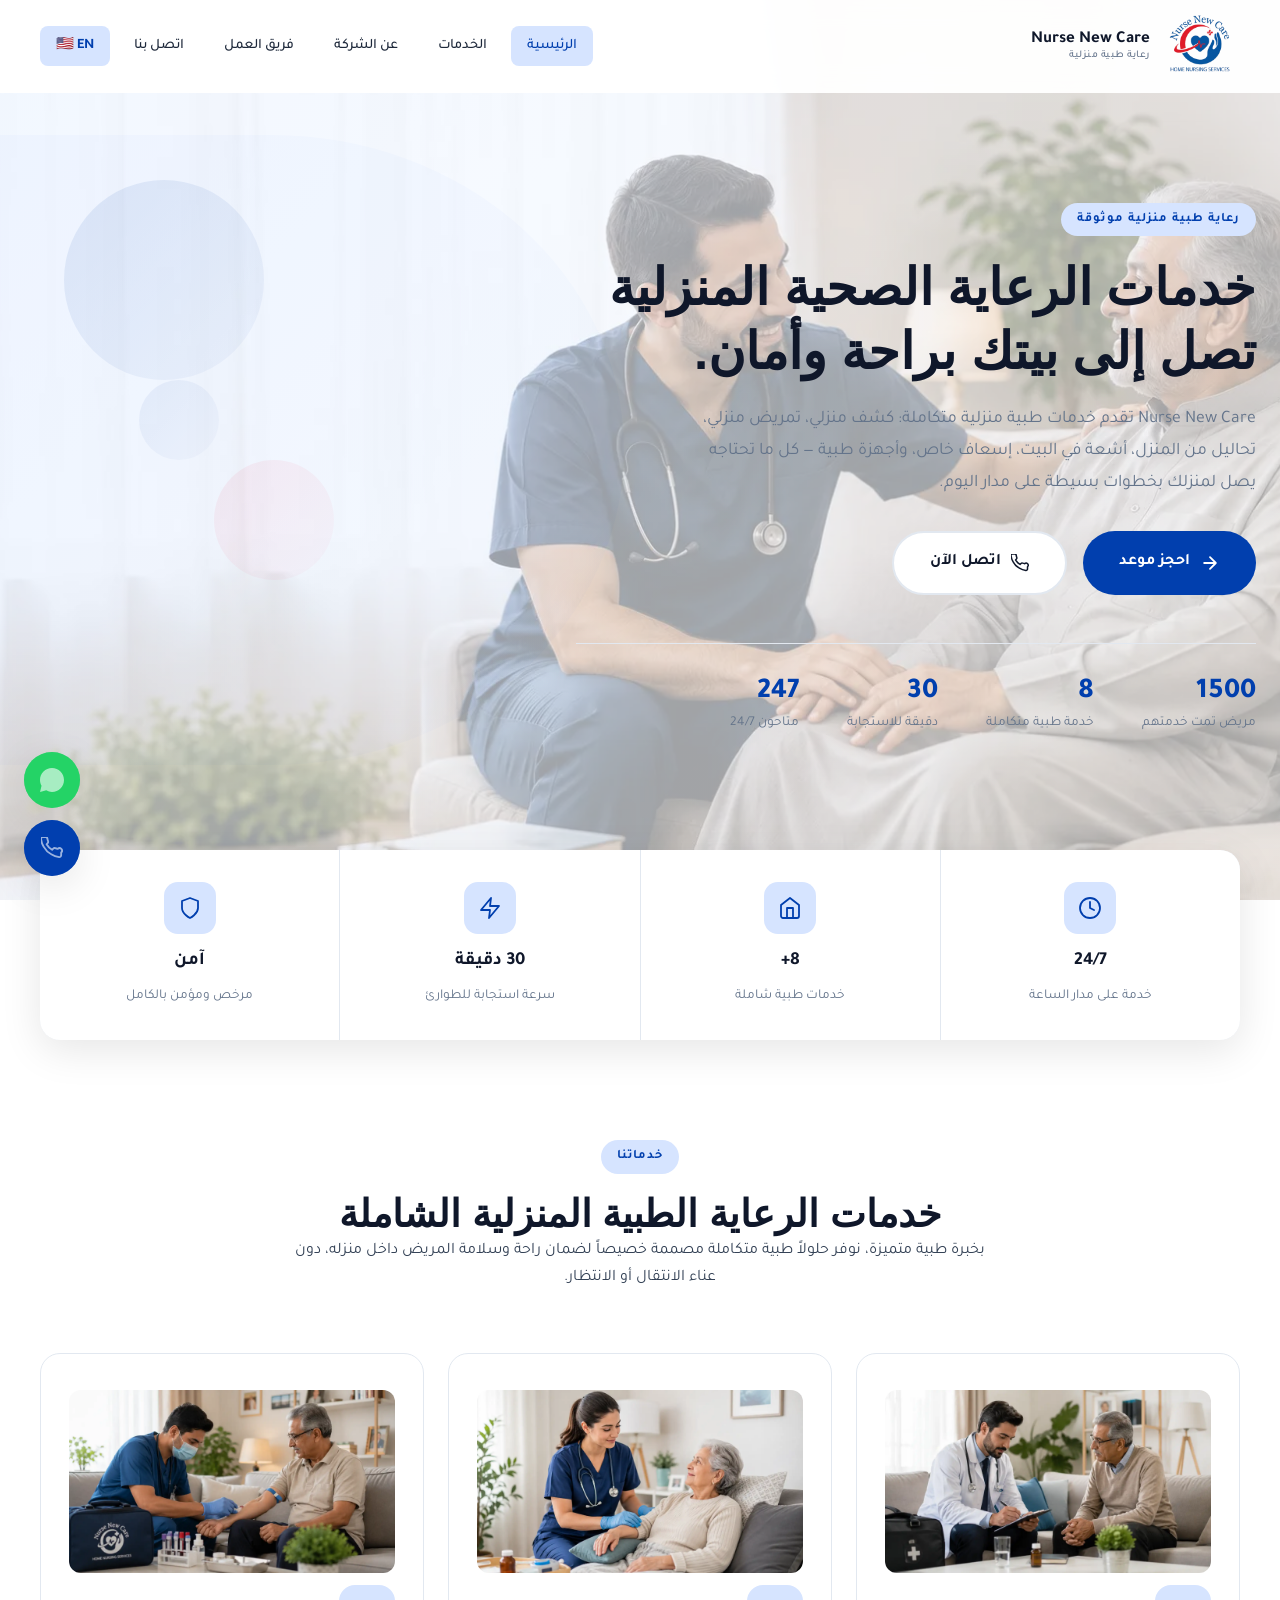
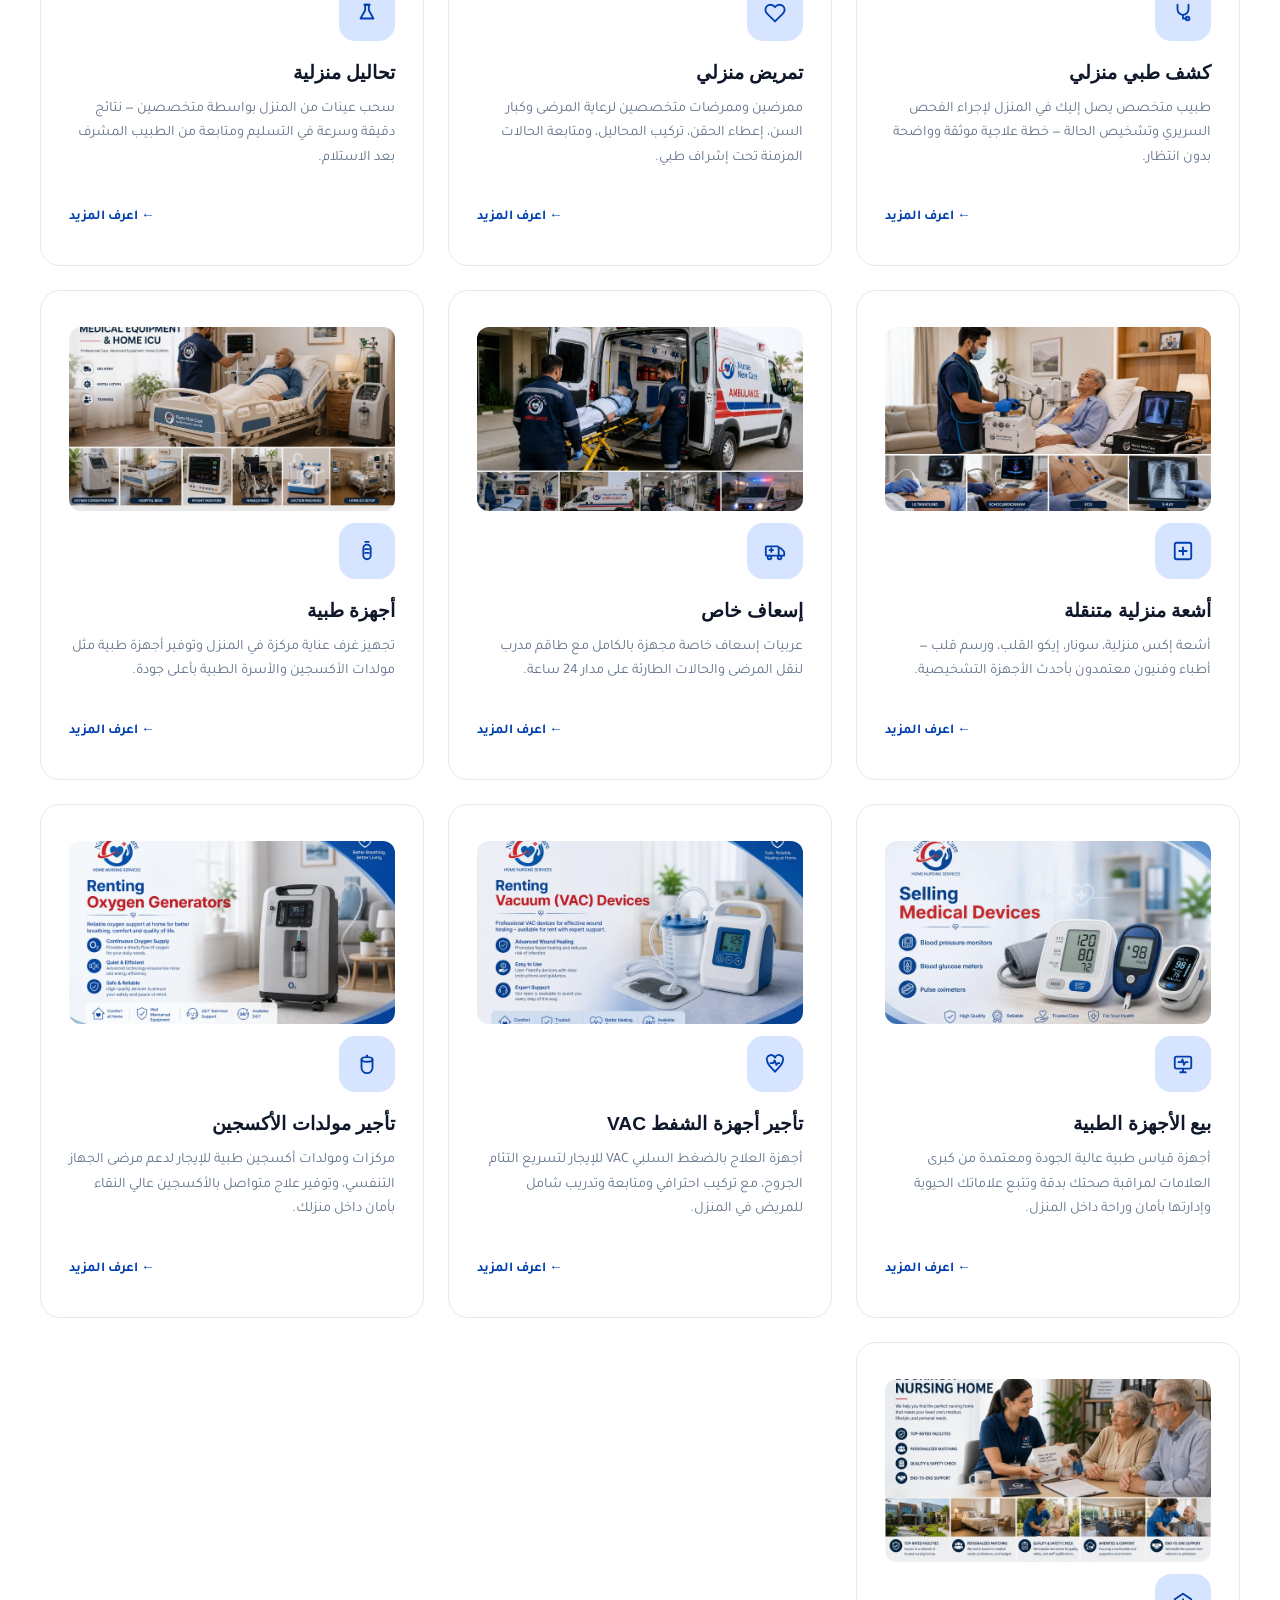
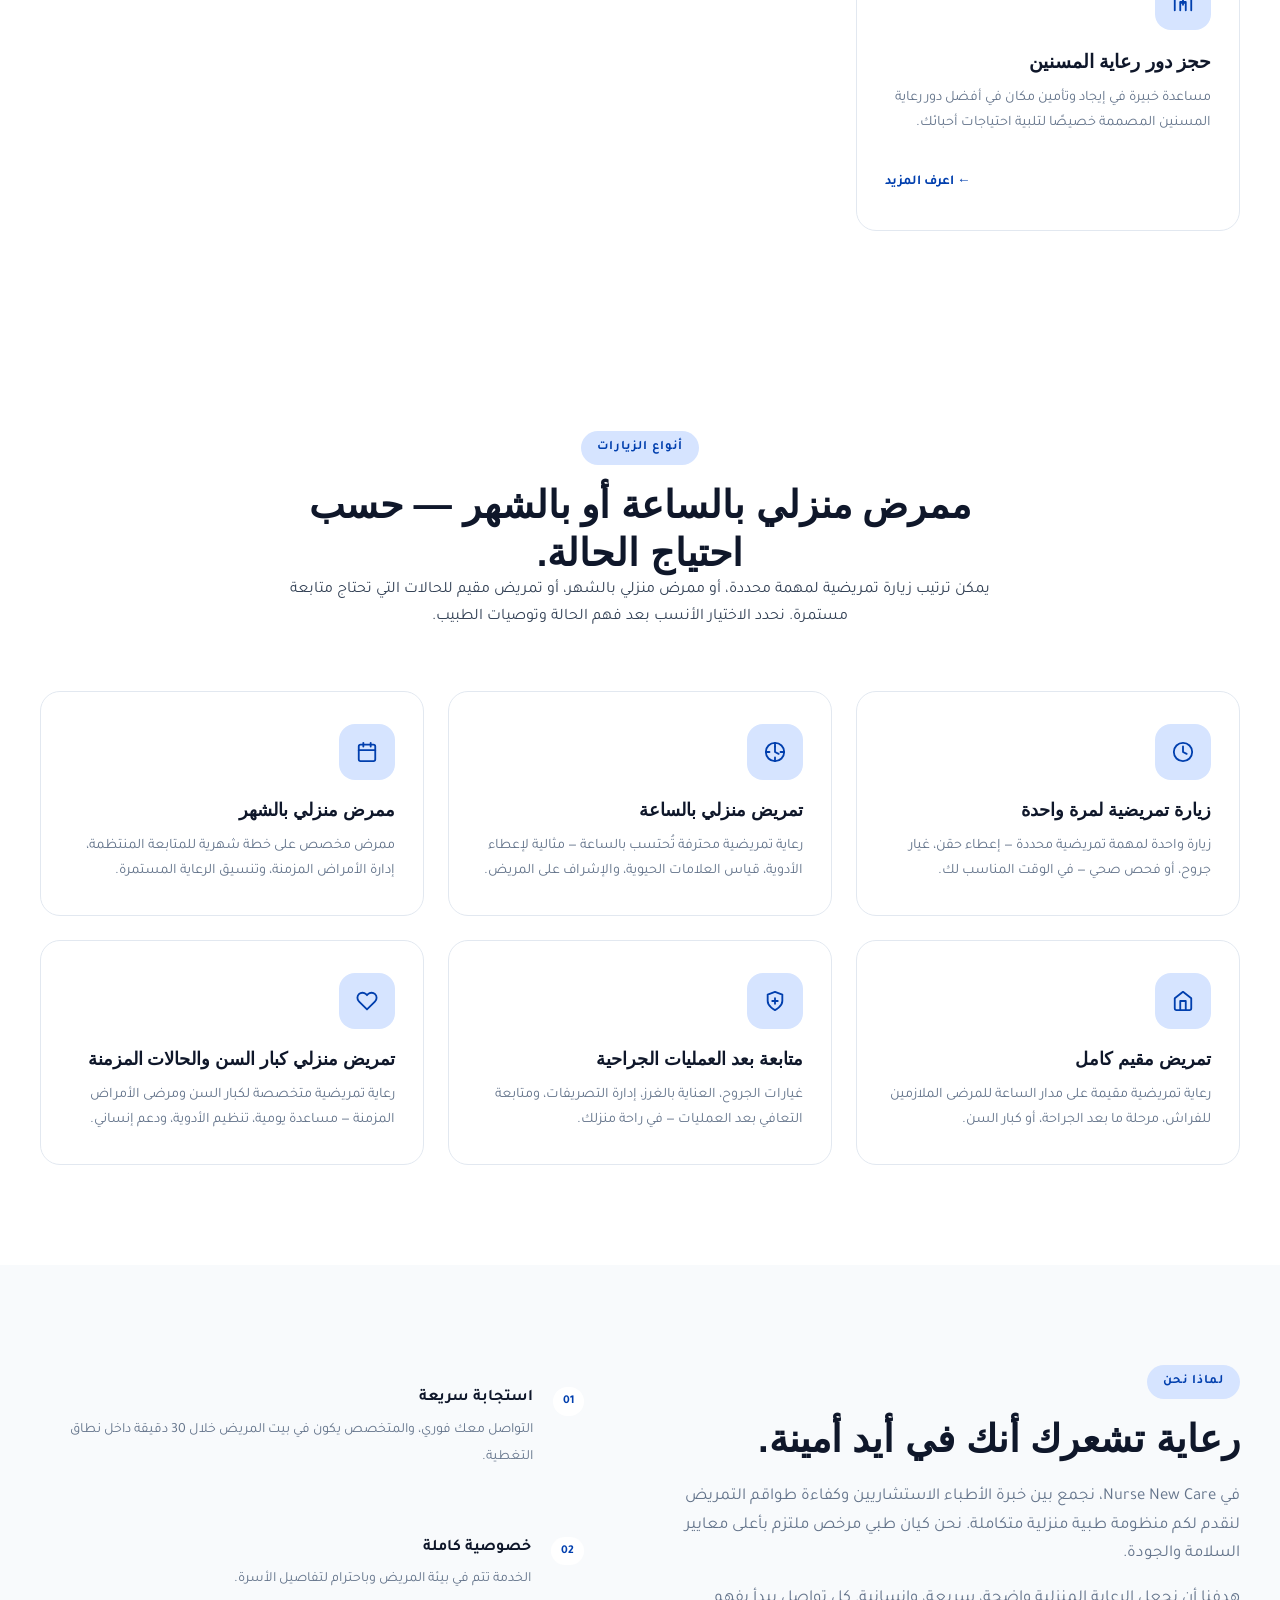
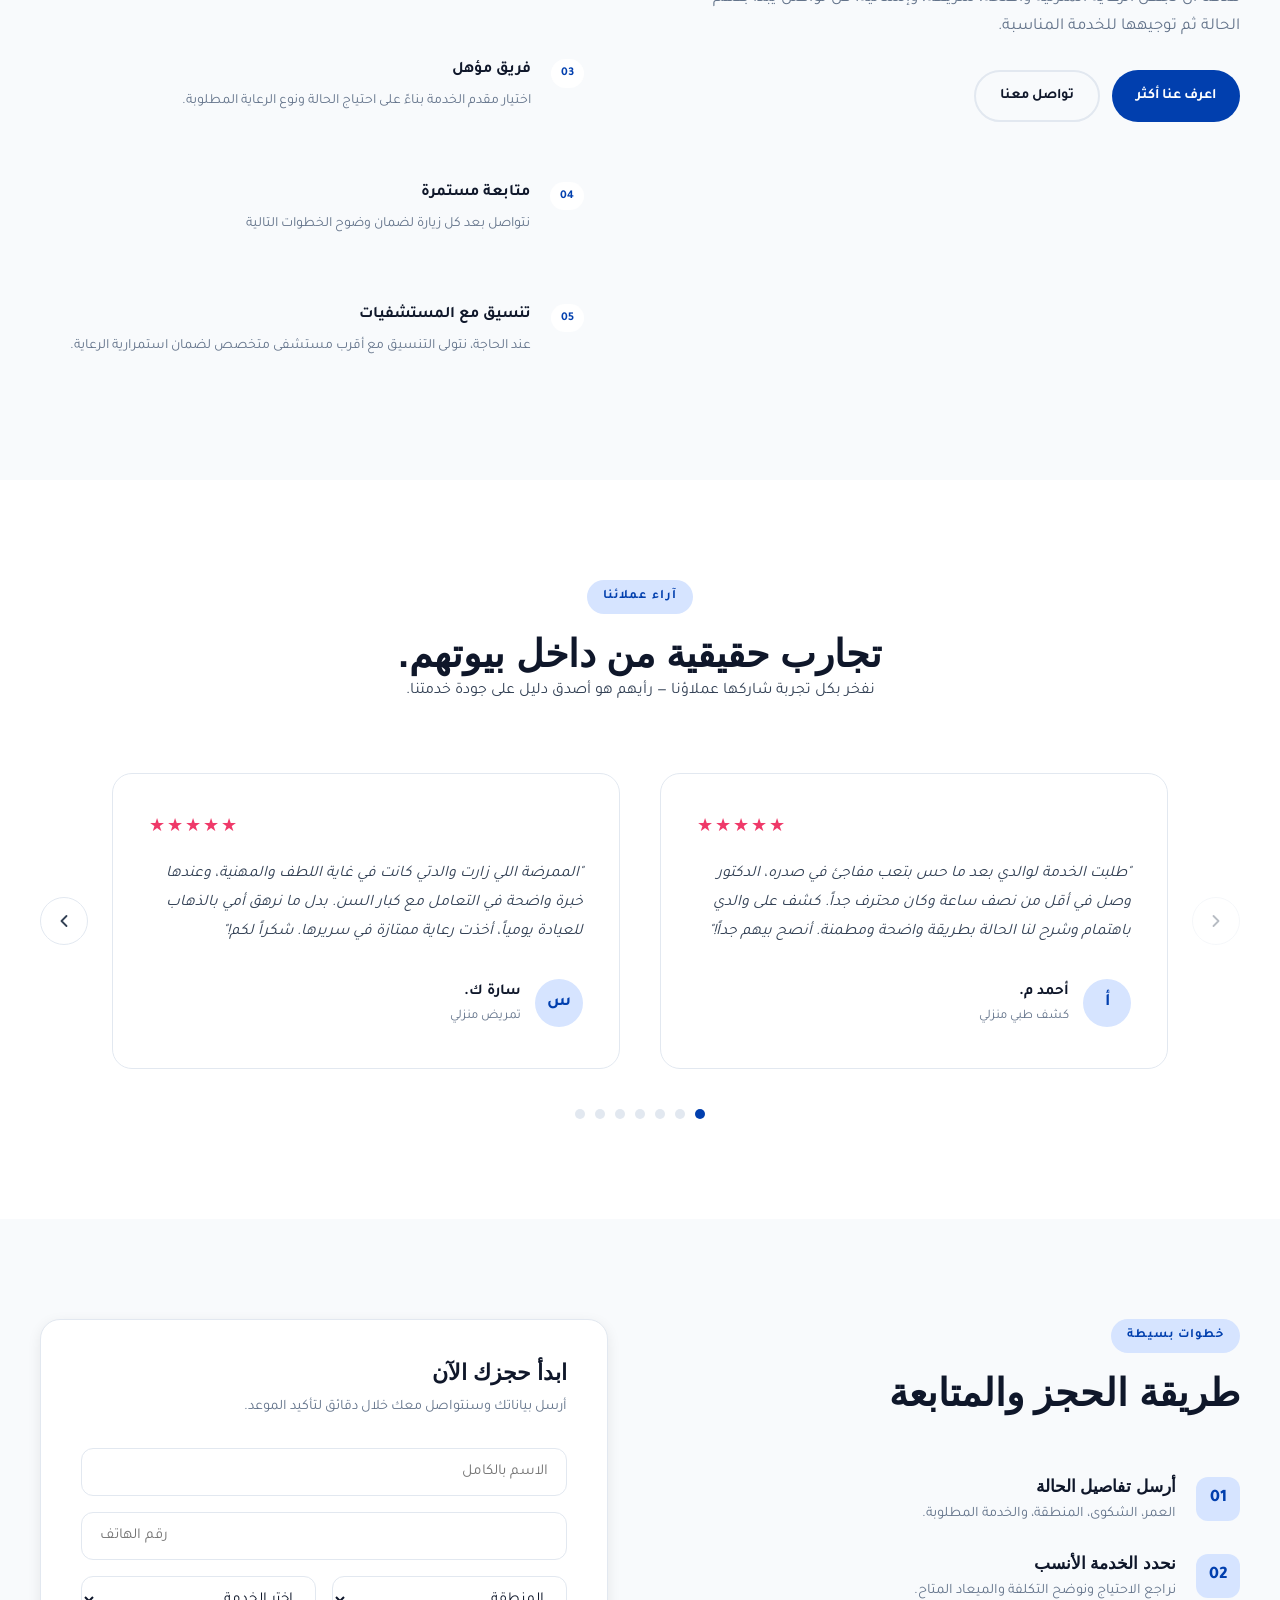
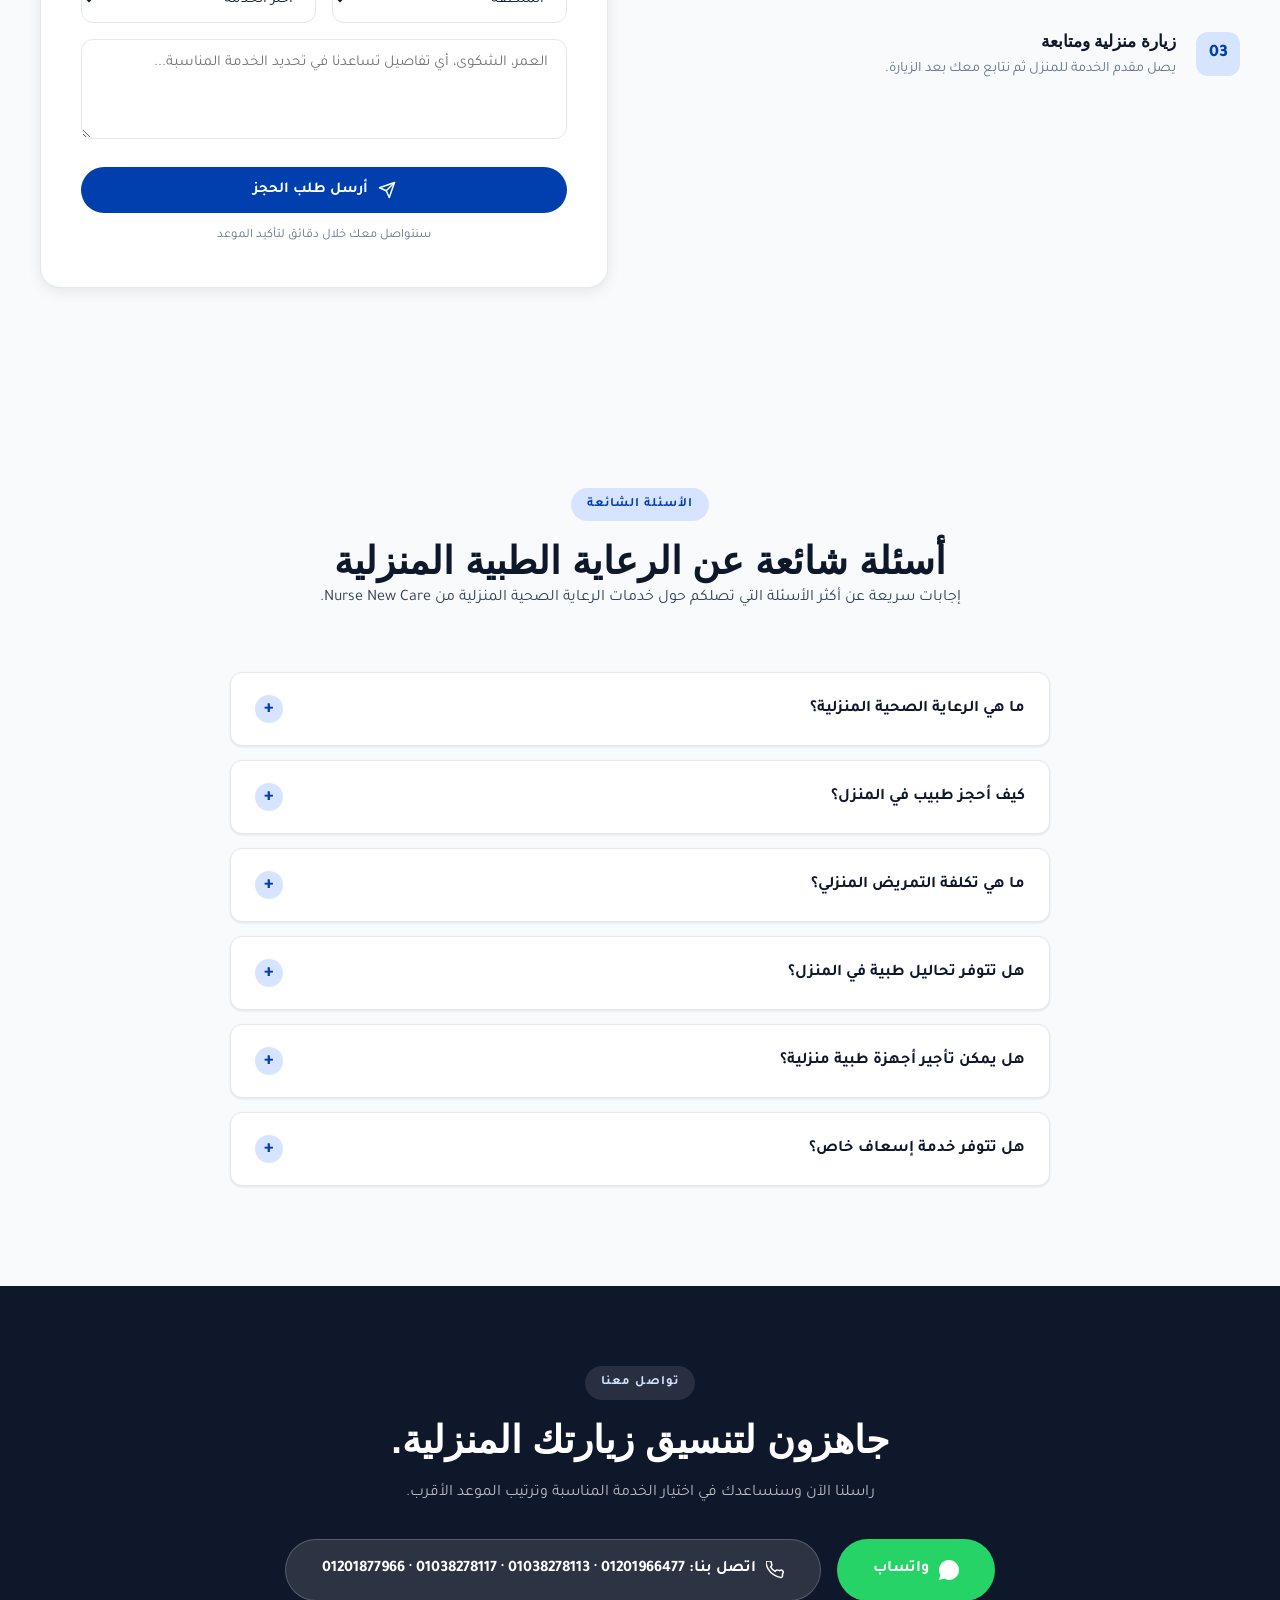
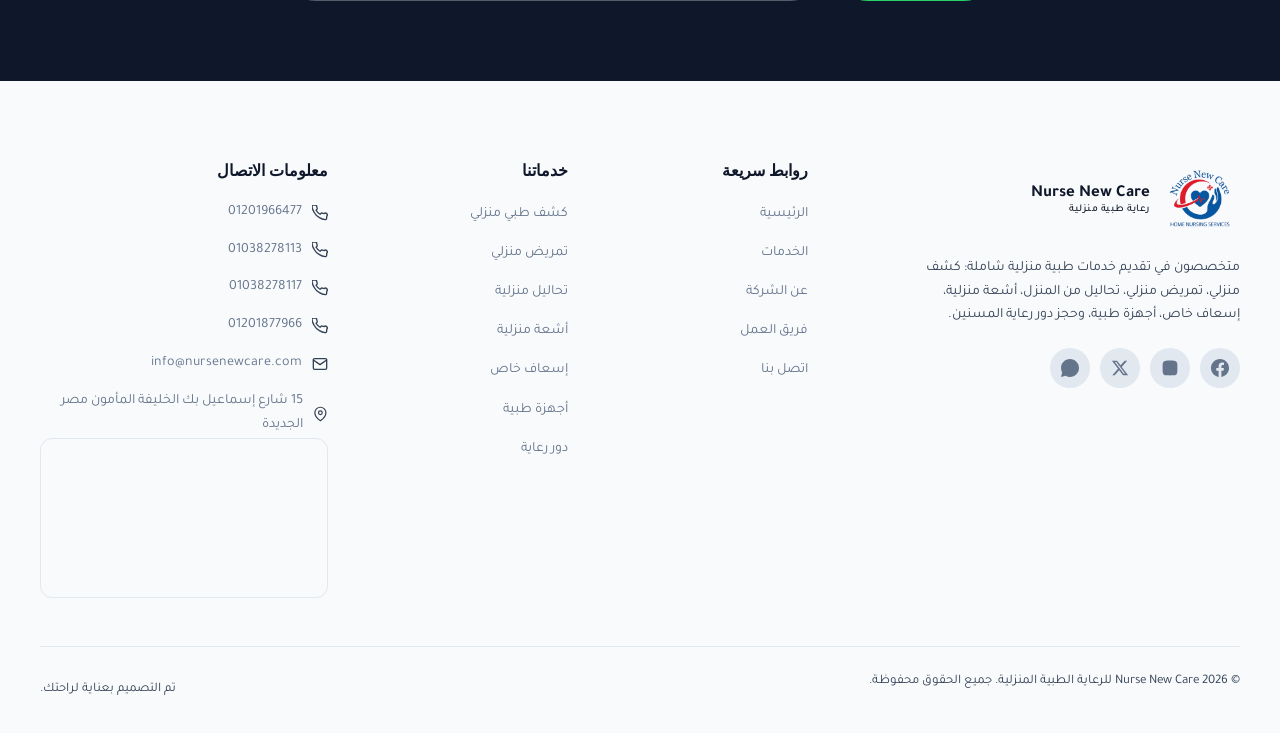
<file: index.html>
<!DOCTYPE html>
<html lang="ar" dir="rtl">
<head>
  <meta charset="UTF-8">
  <meta name="viewport" content="width=device-width, initial-scale=1.0">
  <link rel="icon" type="image/png" href="images/logo.png">
  <title>Nurse New Care | خدمات الرعاية الطبية المنزلية في مصر</title>
  <meta name="description" content="خدمات الرعاية الصحية المنزلية في مصر: كشف طبي منزلي، تمريض منزلي، تحاليل من المنزل، أشعة منزلية، إسعاف خاص وأجهزة طبية. متاحون على مدار الساعة — احجز الآن.">
  <link rel="canonical" href="https://nursenewcare.com/index.html">
  <link rel="alternate" hreflang="en" href="https://nursenewcare.com/en/index.html">
  <link rel="alternate" hreflang="ar" href="https://nursenewcare.com/index.html">
  <link rel="alternate" hreflang="x-default" href="https://nursenewcare.com/index.html">
  <meta property="og:type" content="website">
  <meta property="og:title" content="Nurse New Care | خدمات الرعاية الطبية المنزلية في مصر">
  <meta property="og:description" content="خدمات الرعاية الصحية المنزلية في مصر: كشف طبي منزلي، تمريض منزلي، تحاليل من المنزل، أشعة منزلية، إسعاف خاص وأجهزة طبية. متاحون على مدار الساعة — احجز الآن.">
  <meta property="og:url" content="https://nursenewcare.com/index.html">
  <meta property="og:image" content="https://nursenewcare.com/images/og-image.jpg">
  <meta property="og:locale" content="ar_AR">
  <meta name="twitter:card" content="summary_large_image">
  <meta name="twitter:title" content="Nurse New Care | خدمات الرعاية الطبية المنزلية في مصر">
  <meta name="twitter:description" content="خدمات الرعاية الصحية المنزلية في مصر: كشف طبي منزلي، تمريض منزلي، تحاليل من المنزل، أشعة منزلية، إسعاف خاص وأجهزة طبية. متاحون على مدار الساعة — احجز الآن.">
  <script type="application/ld+json">
  {
    "@context": "https://schema.org",
    "@type": "LocalBusiness",
    "name": "Nurse New Care",
    "description": "خدمات طبية منزلية شاملة: كشف منزلي، تمريض منزلي، تحاليل من المنزل، أشعة منزلية، إسعاف خاص وأجهزة طبية.",
    "url": "https://nursenewcare.com",
    "telephone": "+201201966477",
    "email": "info@nursenewcare.com",
    "address": {
      "@type": "PostalAddress",
      "streetAddress": "15 شارع إسماعيل بك الخليفة المأمون مصر الجديدة",
      "addressLocality": "القاهرة",
      "addressCountry": "EG"
    },
    "areaServed": [
      { "@type": "City", "name": "القاهرة" },
      { "@type": "City", "name": "الجيزة" },
      { "@type": "City", "name": "الإسكندرية" }
    ],
    "openingHoursSpecification": {
      "@type": "OpeningHoursSpecification",
      "dayOfWeek": ["Monday", "Tuesday", "Wednesday", "Thursday", "Friday", "Saturday", "Sunday"],
      "opens": "00:00",
      "closes": "23:59"
    },
    "geo": {
      "@type": "GeoCoordinates",
      "latitude": 30.0865,
      "longitude": 31.2961
    },
    "priceRange": "$$",
    "aggregateRating": {
      "@type": "AggregateRating",
      "ratingValue": "4.6",
      "reviewCount": "8",
      "bestRating": "5"
    },
    "sameAs": [
      "https://wa.me/201201966477"
    ]
  }
  </script>
  <script type="application/ld+json">
  {
    "@context": "https://schema.org",
    "@type": "FAQPage",
    "mainEntity": [
      {
        "@type": "Question",
        "name": "ما هي الرعاية الصحية المنزلية؟",
        "acceptedAnswer": {
          "@type": "Answer",
          "text": "الرعاية الصحية المنزلية هي تقديم خدمات طبية وتمريضية متكاملة للمريض داخل منزله: كشف طبي منزلي، تمريض منزلي، تحاليل منزلية، أشعة منزلية، إسعاف خاص، وأجهزة طبية — دون الحاجة إلى الذهاب للمستشفى أو العيادة."
        }
      },
      {
        "@type": "Question",
        "name": "كيف أحجز طبيب في المنزل؟",
        "acceptedAnswer": {
          "@type": "Answer",
          "text": "يمكنك حجز زيارة طبيب للمنزل عبر واتساب أو الهاتف أو نموذج الحجز في الموقع. نوفر استجابة سريعة خلال 30 دقيقة داخل نطاق التغطية في القاهرة والجيزة والإسكندرية."
        }
      },
      {
        "@type": "Question",
        "name": "ما هي تكلفة التمريض المنزلي؟",
        "acceptedAnswer": {
          "@type": "Answer",
          "text": "تعتمد تكلفة التمريض المنزلي على نوع الخدمة وعدد ساعات الزيارة وحالة المريض: زيارة تمريضية لمرة واحدة، تمريض منزلي بالساعة، أو ممرض منزلي بالشهر. تواصل معنا لتحديد التكلفة المناسبة بعد فهم الحالة."
        }
      },
      {
        "@type": "Question",
        "name": "هل تتوفر تحاليل طبية في المنزل؟",
        "acceptedAnswer": {
          "@type": "Answer",
          "text": "نعم، نقدم خدمة سحب عينات من المنزل بواسطة فنيين متخصصين مع تسليم نتائج دقيقة وسريعة ومتابعة من الطبيب المشرف — تحليل دم في المنزل وتحاليل طبية منزلية متكاملة."
        }
      },
      {
        "@type": "Question",
        "name": "هل يمكن تأجير أجهزة طبية منزلية؟",
        "acceptedAnswer": {
          "@type": "Answer",
          "text": "نعم، نوفر تأجير الأجهزة الطبية في المنزل مثل مولدات الأكسجين وأجهزة العناية المركزة المنزلية وأجهزة قياس الضغط والسكر، مع التركيب والتدريب والمتابعة."
        }
      },
      {
        "@type": "Question",
        "name": "هل تتوفر خدمة إسعاف خاص؟",
        "acceptedAnswer": {
          "@type": "Answer",
          "text": "نعم، تتوفر سيارة إسعاف خاصة مجهزة بالكامل مع طاقم مدرب لنقل المرضى والحالات الطارئة على مدار 24 ساعة، مع تنسيق كامل مع المستشفيات."
        }
      }
    ]
  }
  </script>
  <link rel="preconnect" href="https://fonts.googleapis.com">
  <link rel="preconnect" href="https://fonts.gstatic.com" crossorigin>
  <link href="https://fonts.googleapis.com/css2?family=Tajawal:wght@400;500;600;700;800&display=swap" rel="stylesheet">
  <link rel="stylesheet" href="css/style.css">
  <link rel="stylesheet" href="css/responsive.css">
  <link rel="stylesheet" href="css/animations.css">
  <link rel="stylesheet" href="css/rtl.css">
</head>
<body>

  <header class="site-header" data-header>
    <div class="header-inner">
      <a class="brand" href="index.html" aria-label="Nurse New Care">
        <span class="brand-mark"><img src="images/logo.png" alt="Nurse New Care"></span>
        <span class="brand-text">
          <strong>Nurse New Care</strong>
          <small>رعاية طبية منزلية</small>
        </span>
      </a>
      <button class="menu-toggle" type="button" data-menu-toggle aria-label="فتح القائمة">
        <span></span>
        <span></span>
        <span></span>
      </button>
      <nav class="site-nav" data-nav>
        <a href="index.html">الرئيسية</a>
        <a href="services.html">الخدمات</a>
        <a href="about.html">عن الشركة</a>
        <a href="team.html">فريق العمل</a>
        <a href="contact.html">اتصل بنا</a>
        <a href="en/index.html" style="display:inline-flex;align-items:center;gap:6px;font-weight:600;">🇺🇸 EN</a>
      </nav>
    </div>
  </header>

  <main>
    <!-- HERO -->
    <section class="hero">
      <div class="hero-content">
        <span class="eyebrow">رعاية طبية منزلية موثوقة</span>
        <h1>خدمات الرعاية الصحية المنزلية تصل إلى بيتك براحة وأمان.</h1>
        <p class="hero-copy">Nurse New Care تقدم خدمات طبية منزلية متكاملة: كشف منزلي، تمريض منزلي، تحاليل من المنزل، أشعة في البيت، إسعاف خاص، وأجهزة طبية — كل ما تحتاجه يصل لمنزلك بخطوات بسيطة على مدار اليوم.</p>
        <div class="hero-actions">
          <a class="btn-hero-primary" href="contact.html">
            <svg width="20" height="20" viewBox="0 0 24 24" fill="none" stroke="currentColor" stroke-width="2.2" stroke-linecap="round" stroke-linejoin="round"><path d="M5 12h14M12 5l7 7-7 7"/></svg>
            احجز موعد
          </a>
          <a class="btn-hero-secondary" href="tel:+201201966477">
            <svg width="18" height="18" viewBox="0 0 24 24" fill="none" stroke="currentColor" stroke-width="2" stroke-linecap="round" stroke-linejoin="round"><path d="M22 16.92v3a2 2 0 01-2.18 2 19.79 19.79 0 01-8.63-3.07A19.5 19.5 0 013.07 10.8a19.79 19.79 0 01-3.07-8.67A2 2 0 012 0h3a2 2 0 012 1.72c.127.96.361 1.903.7 2.81a2 2 0 01-.45 2.11L6.09 7.91a16 16 0 006 6l1.27-1.27a2 2 0 012.11-.45c.907.339 1.85.573 2.81.7A2 2 0 0122 16.92z"/></svg>
            اتصل الآن
          </a>
        </div>
        <div class="hero-stats">
          <div class="hero-stat">
            <strong data-counter="1500">0</strong>
            <span>مريض تمت خدمتهم</span>
          </div>
          <div class="hero-stat">
            <strong data-counter="8">0</strong>
            <span>خدمة طبية متكاملة</span>
          </div>
          <div class="hero-stat">
            <strong data-counter="30">0</strong>
            <span>دقيقة للاستجابة</span>
          </div>
          <div class="hero-stat">
            <strong data-counter="247">0</strong>
            <span>متاحون 24/7</span>
          </div>
        </div>
      </div>
      <div class="hero-visual" aria-hidden="true"></div>
      <div class="hero-shapes" aria-hidden="true">
        <div class="hero-shape hero-shape-1"></div>
        <div class="hero-shape hero-shape-2"></div>
        <div class="hero-shape hero-shape-3"></div>
      </div>
    </section>

    <!-- TRUST STRIP -->
    <div class="trust-strip" aria-label="مؤشرات الثقة">
      <div class="trust-item">
        <span class="trust-icon" aria-hidden="true">
          <svg width="24" height="24" viewBox="0 0 24 24" fill="none" stroke="currentColor" stroke-width="1.8" stroke-linecap="round" stroke-linejoin="round"><circle cx="12" cy="12" r="10"/><polyline points="12 6 12 12 16 14"/></svg>
        </span>
        <strong>24/7</strong>
        <span>خدمة على مدار الساعة</span>
      </div>
      <div class="trust-item">
        <span class="trust-icon" aria-hidden="true">
          <svg width="24" height="24" viewBox="0 0 24 24" fill="none" stroke="currentColor" stroke-width="1.8" stroke-linecap="round" stroke-linejoin="round"><path d="M3 9l9-7 9 7v11a2 2 0 01-2 2H5a2 2 0 01-2-2z"/><polyline points="9 22 9 12 15 12 15 22"/></svg>
        </span>
        <strong>8+</strong>
        <span>خدمات طبية شاملة</span>
      </div>
      <div class="trust-item">
        <span class="trust-icon" aria-hidden="true">
          <svg width="24" height="24" viewBox="0 0 24 24" fill="none" stroke="currentColor" stroke-width="1.8" stroke-linecap="round" stroke-linejoin="round"><polygon points="13 2 3 14 12 14 11 22 21 10 12 10 13 2"/></svg>
        </span>
        <strong>30 دقيقة</strong>
        <span>سرعة استجابة للطوارئ</span>
      </div>
      <div class="trust-item">
        <span class="trust-icon" aria-hidden="true">
          <svg width="24" height="24" viewBox="0 0 24 24" fill="none" stroke="currentColor" stroke-width="1.8" stroke-linecap="round" stroke-linejoin="round"><path d="M12 22s8-4 8-10V5l-8-3-8 3v7c0 6 8 10 8 10z"/></svg>
        </span>
        <strong>آمن</strong>
        <span>مرخص ومؤمن بالكامل</span>
      </div>
    </div>

    <!-- SERVICES -->
    <section class="section" id="services">
      <div class="section-heading">
        <span class="eyebrow">خدماتنا</span>
        <h2>خدمات الرعاية الطبية المنزلية الشاملة</h2>
        <p>بخبرة طبية متميزة، نوفر حلولاً طبية متكاملة مصممة خصيصاً لضمان راحة وسلامة المريض داخل منزله، دون عناء الانتقال أو الانتظار.</p>
      </div>
      <div class="services-grid">
        <a class="service-card" href="services.html#kashf-tibi">
          <img class="service-card-img" src="images/Doctor at Home.webp" alt="كشف طبي منزلي - طبيب في المنزل" loading="lazy">
          <span class="icon">
            <svg width="22" height="22" viewBox="0 0 24 24" fill="none" stroke="currentColor" stroke-width="2" stroke-linecap="round" stroke-linejoin="round"><path d="M6 3v5a6 6 0 0012 0V3"/><path d="M12 14v4h4"/><circle cx="17" cy="18" r="2"/></svg>
          </span>
          <h3>كشف طبي منزلي</h3>
          <p>طبيب متخصص يصل إليك في المنزل لإجراء الفحص السريري وتشخيص الحالة — خطة علاجية موثقة وواضحة بدون انتظار.</p>
          <span class="service-link">اعرف المزيد ←</span>
        </a>
        <a class="service-card" href="services.html#tamreed-manzili">
          <img class="service-card-img" src="images/Home Nursing Care.webp" alt="تمريض منزلي - ممرض في المنزل" loading="lazy">
          <span class="icon">
            <svg width="22" height="22" viewBox="0 0 24 24" fill="none" stroke="currentColor" stroke-width="2" stroke-linecap="round" stroke-linejoin="round"><path d="M20.84 4.61a5.5 5.5 0 00-7.78 0L12 5.67l-1.06-1.06a5.5 5.5 0 00-7.78 7.78l1.06 1.06L12 21.23l7.78-7.78 1.06-1.06a5.5 5.5 0 000-7.78z"/></svg>
          </span>
          <h3>تمريض منزلي</h3>
          <p>ممرضين وممرضات متخصصين لرعاية المرضى وكبار السن، إعطاء الحقن، تركيب المحاليل، ومتابعة الحالات المزمنة تحت إشراف طبي.</p>
          <span class="service-link">اعرف المزيد ←</span>
        </a>
        <a class="service-card" href="services.html#tahalil-manzili">
          <img class="service-card-img" src="images/Home Lab Tests.webp" alt="تحاليل منزلية - سحب عينات من المنزل" loading="lazy">
          <span class="icon">
            <svg width="22" height="22" viewBox="0 0 24 24" fill="none" stroke="currentColor" stroke-width="2" stroke-linecap="round" stroke-linejoin="round"><path d="M9 3h6"/><path d="M10 3v6l-5 9h14l-5-9V3z"/></svg>
          </span>
          <h3>تحاليل منزلية</h3>
          <p>سحب عينات من المنزل بواسطة متخصصين — نتائج دقيقة وسرعة في التسليم ومتابعة من الطبيب المشرف بعد الاستلام.</p>
          <span class="service-link">اعرف المزيد ←</span>
        </a>
        <a class="service-card" href="services.html#asha-manzili">
          <img class="service-card-img" src="images/Mobile X-Ray & Imaging.webp" alt="أشعة منزلية متنقلة - تصوير طبي في المنزل" loading="lazy">
          <span class="icon">
            <svg width="22" height="22" viewBox="0 0 24 24" fill="none" stroke="currentColor" stroke-width="2" stroke-linecap="round" stroke-linejoin="round"><rect x="3" y="3" width="18" height="18" rx="2"/><path d="M12 8v8M8 12h8"/></svg>
          </span>
          <h3>أشعة منزلية متنقلة</h3>
          <p>أشعة إكس منزلية، سونار، إيكو القلب، ورسم قلب — أطباء وفنيون معتمدون بأحدث الأجهزة التشخيصية.</p>
          <span class="service-link">اعرف المزيد ←</span>
        </a>
        <a class="service-card" href="services.html#esaf-khas">
          <img class="service-card-img" src="images/Private Ambulance Service.webp" alt="إسعاف خاص - سيارة إسعاف خاصة" loading="lazy">
          <span class="icon">
            <svg width="22" height="22" viewBox="0 0 24 24" fill="none" stroke="currentColor" stroke-width="2" stroke-linecap="round" stroke-linejoin="round"><rect x="2" y="7" width="14" height="10" rx="1"/><path d="M16 9h2.5l3.5 4v4h-6"/><circle cx="6" cy="19" r="2"/><circle cx="17" cy="19" r="2"/><path d="M6 11h4M8 9v4"/></svg>
          </span>
          <h3>إسعاف خاص</h3>
          <p>عربيات إسعاف خاصة مجهزة بالكامل مع طاقم مدرب لنقل المرضى والحالات الطارئة على مدار 24 ساعة.</p>
          <span class="service-link">اعرف المزيد ←</span>
        </a>
        <a class="service-card" href="services.html#ajhiza-tibbiya">
          <img class="service-card-img" src="images/Medical Equipment & Home ICU.webp" alt="أجهزة طبية منزلية - تأجير أجهزة العناية المركزة" loading="lazy">
          <span class="icon">
            <svg width="22" height="22" viewBox="0 0 24 24" fill="none" stroke="currentColor" stroke-width="2" stroke-linecap="round" stroke-linejoin="round"><rect x="8" y="5" width="8" height="16" rx="4"/><path d="M10 2h4"/><path d="M10 10h4M10 14h4"/></svg>
          </span>
          <h3>أجهزة طبية</h3>
          <p>تجهيز غرف عناية مركزة في المنزل وتوفير أجهزة طبية مثل مولدات الأكسجين والأسرة الطبية بأعلى جودة.</p>
          <span class="service-link">اعرف المزيد ←</span>
        </a>
        <a class="service-card" href="services.html#bay3-ajhiza">
          <img class="service-card-img" src="images/SellingMedicalDevices.webp" alt="بيع أجهزة قياس طبية منزلية" loading="lazy">
          <span class="icon">
            <svg width="22" height="22" viewBox="0 0 24 24" fill="none" stroke="currentColor" stroke-width="2" stroke-linecap="round" stroke-linejoin="round"><rect x="3" y="4" width="18" height="13" rx="2"/><polyline points="7 10 10 10 11.5 7 13 13 14.5 10 17 10"/><path d="M12 17v4M9 21h6"/></svg>
          </span>
          <h3>بيع الأجهزة الطبية</h3>
          <p>أجهزة قياس طبية عالية الجودة ومعتمدة من كبرى العلامات لمراقبة صحتك بدقة وتتبع علاماتك الحيوية وإدارتها بأمان وراحة داخل المنزل.</p>
          <span class="service-link">اعرف المزيد ←</span>
        </a>
        <a class="service-card" href="services.html#tajir-vac">
          <img class="service-card-img" src="images/RentingVacuum.webp" alt="تأجير أجهزة الشفط VAC" loading="lazy">
          <span class="icon">
            <svg width="22" height="22" viewBox="0 0 24 24" fill="none" stroke="currentColor" stroke-width="2" stroke-linecap="round" stroke-linejoin="round"><path d="M12 20.5C9 16.5 3.5 13 3.5 8.5A4.5 4.5 0 0 1 12 5a4.5 4.5 0 0 1 8.5 3.5c0 4.5-5.5 8-8.5 12z"/><path d="M7 11h3l1.5-3 2 5 1.5-2h2"/></svg>
          </span>
          <h3>تأجير أجهزة الشفط VAC</h3>
          <p>أجهزة العلاج بالضغط السلبي VAC للإيجار لتسريع التئام الجروح، مع تركيب احترافي ومتابعة وتدريب شامل للمريض في المنزل.</p>
          <span class="service-link">اعرف المزيد ←</span>
        </a>
        <a class="service-card" href="services.html#tajir-aksjin">
          <img class="service-card-img" src="images/RentingOxygen.webp" alt="تأجير مولدات الأكسجين الطبية" loading="lazy">
          <span class="icon">
            <svg width="22" height="22" viewBox="0 0 24 24" fill="none" stroke="currentColor" stroke-width="2" stroke-linecap="round" stroke-linejoin="round"><ellipse cx="12" cy="7" rx="6" ry="2.5"/><path d="M6 7v9a6 6 0 0 0 12 0V7"/><path d="M12 4.5V2.5"/></svg>
          </span>
          <h3>تأجير مولدات الأكسجين</h3>
          <p>مركزات ومولدات أكسجين طبية للإيجار لدعم مرضى الجهاز التنفسي، وتوفير علاج متواصل بالأكسجين عالي النقاء بأمان داخل منزلك.</p>
          <span class="service-link">اعرف المزيد ←</span>
        </a>
        <a class="service-card" href="services.html#ra3ayat-mosneneen">
          <img class="service-card-img" src="images/Booking a Nursing Home.webp" alt="حجز دور رعاية المسنين - رعاية كبار السن في المنزل" loading="lazy">
          <span class="icon">
            <svg width="22" height="22" viewBox="0 0 24 24" fill="none" stroke="currentColor" stroke-width="2" stroke-linecap="round" stroke-linejoin="round"><path d="M3 21V9l9-6 9 6v12"/><path d="M9 21V13h6v8"/><path d="M12 9v6M9 12h6"/></svg>
          </span>
          <h3>حجز دور رعاية المسنين</h3>
          <p>مساعدة خبيرة في إيجاد وتأمين مكان في أفضل دور رعاية المسنين المصممة خصيصًا لتلبية احتياجات أحبائك.</p>
          <span class="service-link">اعرف المزيد ←</span>
        </a>
      </div>
    </section>

    <!-- VISITS TYPES -->
    <section class="section" id="visits-types">
      <div class="section-heading">
        <span class="eyebrow">أنواع الزيارات</span>
        <h2>ممرض منزلي بالساعة أو بالشهر — حسب احتياج الحالة.</h2>
        <p>يمكن ترتيب زيارة تمريضية لمهمة محددة، أو ممرض منزلي بالشهر، أو تمريض مقيم للحالات التي تحتاج متابعة مستمرة. نحدد الاختيار الأنسب بعد فهم الحالة وتوصيات الطبيب.</p>
      </div>
      <div class="visits-types-grid">
        <div class="visit-type-card">
          <span class="icon">
            <svg width="22" height="22" viewBox="0 0 24 24" fill="none" stroke="currentColor" stroke-width="2" stroke-linecap="round" stroke-linejoin="round"><circle cx="12" cy="12" r="10"/><polyline points="12 6 12 12 16 14"/></svg>
          </span>
          <h3>زيارة تمريضية لمرة واحدة</h3>
          <p>زيارة واحدة لمهمة تمريضية محددة — إعطاء حقن، غيار جروح، أو فحص صحي — في الوقت المناسب لك.</p>
        </div>
        <div class="visit-type-card">
          <span class="icon">
            <svg width="22" height="22" viewBox="0 0 24 24" fill="none" stroke="currentColor" stroke-width="2" stroke-linecap="round" stroke-linejoin="round"><circle cx="12" cy="12" r="10"/><polyline points="12 6 12 12 16 14"/><path d="M12 2v4M22 12h-4M12 22v-4M2 12h4"/></svg>
          </span>
          <h3>تمريض منزلي بالساعة</h3>
          <p>رعاية تمريضية محترفة تُحتسب بالساعة — مثالية لإعطاء الأدوية، قياس العلامات الحيوية، والإشراف على المريض.</p>
        </div>
        <div class="visit-type-card">
          <span class="icon">
            <svg width="22" height="22" viewBox="0 0 24 24" fill="none" stroke="currentColor" stroke-width="2" stroke-linecap="round" stroke-linejoin="round"><rect x="3" y="4" width="18" height="18" rx="2"/><line x1="16" y1="2" x2="16" y2="6"/><line x1="8" y1="2" x2="8" y2="6"/><line x1="3" y1="10" x2="21" y2="10"/></svg>
          </span>
          <h3>ممرض منزلي بالشهر</h3>
          <p>ممرض مخصص على خطة شهرية للمتابعة المنتظمة، إدارة الأمراض المزمنة، وتنسيق الرعاية المستمرة.</p>
        </div>
        <div class="visit-type-card">
          <span class="icon">
            <svg width="22" height="22" viewBox="0 0 24 24" fill="none" stroke="currentColor" stroke-width="2" stroke-linecap="round" stroke-linejoin="round"><path d="M3 9l9-7 9 7v11a2 2 0 01-2 2H5a2 2 0 01-2-2z"/><polyline points="9 22 9 12 15 12 15 22"/></svg>
          </span>
          <h3>تمريض مقيم كامل</h3>
          <p>رعاية تمريضية مقيمة على مدار الساعة للمرضى الملازمين للفراش، مرحلة ما بعد الجراحة، أو كبار السن.</p>
        </div>
        <div class="visit-type-card">
          <span class="icon">
            <svg width="22" height="22" viewBox="0 0 24 24" fill="none" stroke="currentColor" stroke-width="2" stroke-linecap="round" stroke-linejoin="round"><path d="M12 22s8-4 8-10V5l-8-3-8 3v7c0 6 8 10 8 10z"/><path d="M9 12h6M12 9v6"/></svg>
          </span>
          <h3>متابعة بعد العمليات الجراحية</h3>
          <p>غيارات الجروح، العناية بالغرز، إدارة التصريفات، ومتابعة التعافي بعد العمليات — في راحة منزلك.</p>
        </div>
        <div class="visit-type-card">
          <span class="icon">
            <svg width="22" height="22" viewBox="0 0 24 24" fill="none" stroke="currentColor" stroke-width="2" stroke-linecap="round" stroke-linejoin="round"><path d="M20.84 4.61a5.5 5.5 0 00-7.78 0L12 5.67l-1.06-1.06a5.5 5.5 0 00-7.78 7.78l1.06 1.06L12 21.23l7.78-7.78 1.06-1.06a5.5 5.5 0 000-7.78z"/></svg>
          </span>
          <h3>تمريض منزلي كبار السن والحالات المزمنة</h3>
          <p>رعاية تمريضية متخصصة لكبار السن ومرضى الأمراض المزمنة — مساعدة يومية، تنظيم الأدوية، ودعم إنساني.</p>
        </div>
      </div>
    </section>

    <!-- ABOUT / VALUES -->
    <section class="section bg-alt-section" id="about">
      <div class="split-layout">
        <div class="about-intro">
          <span class="eyebrow">لماذا نحن</span>
          <h2>رعاية تشعرك أنك في أيد أمينة.</h2>
          <p>في Nurse New Care، نجمع بين خبرة الأطباء الاستشاريين وكفاءة طواقم التمريض لنقدم لكم منظومة طبية منزلية متكاملة. نحن كيان طبي مرخص ملتزم بأعلى معايير السلامة والجودة.</p>
          <p>هدفنا أن نجعل الرعاية المنزلية واضحة، سريعة، وإنسانية. كل تواصل يبدأ بفهم الحالة ثم توجيهها للخدمة المناسبة.</p>
          <div class="about-actions">
            <a class="about-action about-action--primary" href="about.html">اعرف عنا أكثر</a>
            <a class="about-action about-action--outline" href="contact.html">تواصل معنا</a>
          </div>
        </div>
        <div class="value-list">
          <div class="value-item">
            <span class="value-number">01</span>
            <div>
              <strong>استجابة سريعة</strong>
              <span>التواصل معك فوري، والمتخصص يكون في بيت المريض خلال 30 دقيقة داخل نطاق التغطية.</span>
            </div>
          </div>
          <div class="value-item">
            <span class="value-number">02</span>
            <div>
              <strong>خصوصية كاملة</strong>
              <span>الخدمة تتم في بيئة المريض وباحترام لتفاصيل الأسرة.</span>
            </div>
          </div>
          <div class="value-item">
            <span class="value-number">03</span>
            <div>
              <strong>فريق مؤهل</strong>
              <span>اختيار مقدم الخدمة بناءً على احتياج الحالة ونوع الرعاية المطلوبة.</span>
            </div>
          </div>
          <div class="value-item">
            <span class="value-number">04</span>
            <div>
              <strong>متابعة مستمرة</strong>
              <span>نتواصل بعد كل زيارة لضمان وضوح الخطوات التالية</span>
            </div>
          </div>
          <div class="value-item">
            <span class="value-number">05</span>
            <div>
              <strong>تنسيق مع المستشفيات</strong>
              <span>عند الحاجة، نتولى التنسيق مع أقرب مستشفى متخصص لضمان استمرارية الرعاية.</span>
            </div>
          </div>
        </div>
      </div>
    </section>

    <!-- TESTIMONIALS -->
    <section class="section" id="testimonials">
      <div class="section-heading">
        <span class="eyebrow">آراء عملائنا</span>
        <h2>تجارب حقيقية من داخل بيوتهم.</h2>
        <p>نفخر بكل تجربة شاركها عملاؤنا — رأيهم هو أصدق دليل على جودة خدمتنا.</p>
      </div>
      <div class="testimonials-slider">
        <button class="t-nav t-nav--prev" aria-label="السابق" disabled>
          <svg width="20" height="20" viewBox="0 0 24 24" fill="none" stroke="currentColor" stroke-width="2.2" stroke-linecap="round" stroke-linejoin="round" aria-hidden="true"><polyline points="15 18 9 12 15 6"/></svg>
        </button>
        <div class="testimonials-viewport">
          <div class="testimonials-track">

            <article class="testimonial-card">
              <div class="testimonial-inner">
                <div class="testimonial-stars" aria-label="تقييم 5 نجوم">★★★★★</div>
                <p class="testimonial-text">"طلبت الخدمة لوالدي بعد ما حس بتعب مفاجئ في صدره، الدكتور وصل في أقل من نصف ساعة وكان محترف جداً. كشف على والدي باهتمام وشرح لنا الحالة بطريقة واضحة ومطمنة. أنصح بيهم جداً!"</p>
                <div class="testimonial-author">
                  <div class="testimonial-avatar">أ</div>
                  <div>
                    <strong>أحمد م.</strong>
                    <span>كشف طبي منزلي</span>
                  </div>
                </div>
              </div>
            </article>

            <article class="testimonial-card">
              <div class="testimonial-inner">
                <div class="testimonial-stars" aria-label="تقييم 5 نجوم">★★★★★</div>
                <p class="testimonial-text">"الممرضة اللي زارت والدتي كانت في غاية اللطف والمهنية، وعندها خبرة واضحة في التعامل مع كبار السن. بدل ما نرهق أمي بالذهاب للعيادة يومياً، أخذت رعاية ممتازة في سريرها. شكراً لكم!"</p>
                <div class="testimonial-author">
                  <div class="testimonial-avatar">س</div>
                  <div>
                    <strong>سارة ك.</strong>
                    <span>تمريض منزلي</span>
                  </div>
                </div>
              </div>
            </article>

            <article class="testimonial-card">
              <div class="testimonial-inner">
                <div class="testimonial-stars" aria-label="تقييم 4 نجوم">★★★★☆</div>
                <p class="testimonial-text">"سحبوا عينات الدم لزوجتي في البيت بكل سهولة. النتيجة ظهرت بسرعة، وكل حاجة تمت بنضافة واحترافية عالية. وفروا علينا وقت ومجهود كبير، وأكيد مش هنتردد نطلبهم تاني."</p>
                <div class="testimonial-author">
                  <div class="testimonial-avatar">م</div>
                  <div>
                    <strong>محمد ر.</strong>
                    <span>تحاليل منزلية</span>
                  </div>
                </div>
              </div>
            </article>

            <article class="testimonial-card">
              <div class="testimonial-inner">
                <div class="testimonial-stars" aria-label="تقييم 5 نجوم">★★★★★</div>
                <p class="testimonial-text">"أجرينا فحص سونار لوالدي في المنزل نظراً لصعوبة حركته. كان الجهاز حديثاً ودقيقاً، وساعدت النتائج طبيبه المعالج بشكل كبير. خدمة رائعة تفوقت على توقعاتي."</p>
                <div class="testimonial-author">
                  <div class="testimonial-avatar">ف</div>
                  <div>
                    <strong>فاطمة ع.</strong>
                    <span>أشعة منزلية</span>
                  </div>
                </div>
              </div>
            </article>

            <article class="testimonial-card">
              <div class="testimonial-inner">
                <div class="testimonial-stars" aria-label="تقييم 4 نجوم">★★★★☆</div>
                <p class="testimonial-text">"الدكتور كان ممتاز وخبرته واضحة، تشخيصه كان دقيق والأهم إنه شرح لنا كل حاجة بأسلوب بسيط ومطمن. الخدمة دي بصراحة تستاهل كل تقدير."</p>
                <div class="testimonial-author">
                  <div class="testimonial-avatar">ك</div>
                  <div>
                    <strong>كريم ط.</strong>
                    <span>كشف طبي منزلي</span>
                  </div>
                </div>
              </div>
            </article>

            <article class="testimonial-card">
              <div class="testimonial-inner">
                <div class="testimonial-stars" aria-label="تقييم 5 نجوم">★★★★★</div>
                <p class="testimonial-text">"الممرض اللي زار أخي بعد العملية كان محترفاً وبشوشاً ويدرك تماماً اللي بيعمله. حسينا باطمئنان كبير إن أخويا في أيد أمينة. جزاكم الله خيراً."</p>
                <div class="testimonial-author">
                  <div class="testimonial-avatar">ن</div>
                  <div>
                    <strong>نور س.</strong>
                    <span>تمريض منزلي</span>
                  </div>
                </div>
              </div>
            </article>

            <article class="testimonial-card">
              <div class="testimonial-inner">
                <div class="testimonial-stars" aria-label="تقييم 4 نجوم">★★★★☆</div>
                <p class="testimonial-text">"سهلتوا علينا كتير جداً، مفيش تضييع وقت في قاعات الانتظار في المعامل. كل الفحوصات اتعملت في البيت بتعقيم كامل ومن غير أي ضغط أو تعب. شكراً على احترافيتكم."</p>
                <div class="testimonial-author">
                  <div class="testimonial-avatar">ه</div>
                  <div>
                    <strong>هشام ف.</strong>
                    <span>تحاليل منزلية</span>
                  </div>
                </div>
              </div>
            </article>

            <article class="testimonial-card">
              <div class="testimonial-inner">
                <div class="testimonial-stars" aria-label="تقييم 3 نجوم">★★★☆☆</div>
                <p class="testimonial-text">"أجرينا فحص إيكو للقلب لوالدتي في المنزل، وكان الفني متعاوناً جداً وشرح لنا المؤشرات المبدئية. الخدمة فاقت توقعاتنا بصراحة، ووفرت على والدتي عناء ومجهود الذهاب للمستشفيات."</p>
                <div class="testimonial-author">
                  <div class="testimonial-avatar">آ</div>
                  <div>
                    <strong>آية م.</strong>
                    <span>إيكو القلب</span>
                  </div>
                </div>
              </div>
            </article>

          </div>
        </div>
        <button class="t-nav t-nav--next" aria-label="التالي">
          <svg width="20" height="20" viewBox="0 0 24 24" fill="none" stroke="currentColor" stroke-width="2.2" stroke-linecap="round" stroke-linejoin="round" aria-hidden="true"><polyline points="9 18 15 12 9 6"/></svg>
        </button>
      </div>
      <div class="testimonials-dots" aria-hidden="true"></div>
    </section>

    <!-- BOOKING -->
    <section class="section bg-alt-section" id="booking">
      <div class="booking-layout">
        <div class="process-guide">
          <div class="section-heading" style="text-align:right !important; margin-right:0 !important;">
            <span class="eyebrow">خطوات بسيطة</span>
            <h2>طريقة الحجز والمتابعة</h2>
          </div>
          <div class="steps">
            <div class="step">
              <span class="step-number">01</span>
              <div>
                <h3>أرسل تفاصيل الحالة</h3>
                <p>العمر، الشكوى، المنطقة، والخدمة المطلوبة.</p>
              </div>
            </div>
            <div class="step">
              <span class="step-number">02</span>
              <div>
                <h3>نحدد الخدمة الأنسب</h3>
                <p>نراجع الاحتياج ونوضح التكلفة والميعاد المتاح.</p>
              </div>
            </div>
            <div class="step">
              <span class="step-number">03</span>
              <div>
                <h3>زيارة منزلية ومتابعة</h3>
                <p>يصل مقدم الخدمة للمنزل ثم نتابع معك بعد الزيارة.</p>
              </div>
            </div>
          </div>
        </div>

        <div class="booking-form-wrap">
          <div class="booking-form-header">
            <h3>ابدأ حجزك الآن</h3>
            <p>أرسل بياناتك وسنتواصل معك خلال دقائق لتأكيد الموعد.</p>
          </div>
          <form class="booking-form" id="bookingForm" method="POST" action="https://api.web3forms.com/submit" novalidate>
            <input type="hidden" name="access_key" value="0a6a9eb3-32a2-4839-8dc1-5b585becca03">
            <input type="hidden" name="subject" value="حجز جديد - Nurse New Care">
            <input type="hidden" name="from_name" value="Nurse New Care Website">
            <input type="hidden" name="redirect" value="false">
            <input type="checkbox" name="botcheck" style="display:none">
            <div class="form-group">
              <input type="text" id="bf-name" name="name" placeholder="الاسم بالكامل" required autocomplete="name">
            </div>
            <div class="form-group">
              <input type="tel" id="bf-phone" name="phone" placeholder="رقم الهاتف" required autocomplete="tel" dir="ltr">
            </div>
            <div class="form-row">
              <div class="form-group">
                <select id="bf-area" name="area" required>
                  <option value="" disabled selected>المنطقة</option>
                  <option value="القاهرة">القاهرة</option>
                  <option value="الجيزة">الجيزة</option>
                  <option value="الإسكندرية">الإسكندرية</option>
                </select>
              </div>
              <div class="form-group">
                <select id="bf-service" name="service" required>
                  <option value="" disabled selected>اختر الخدمة</option>
                  <option value="كشف طبي منزلي">كشف طبي منزلي</option>
                  <option value="تمريض منزلي">تمريض منزلي</option>
                  <option value="تحاليل منزلية">تحاليل منزلية</option>
                  <option value="أشعة منزلية">أشعة منزلية</option>
                  <option value="إسعاف خاص">إسعاف خاص</option>
                  <option value="أجهزة طبية">أجهزة طبية</option>
                  <option value="دور رعاية">دور رعاية</option>
                </select>
              </div>
            </div>
            <div class="form-group">
              <textarea id="bf-notes" name="notes" placeholder="العمر، الشكوى، أي تفاصيل تساعدنا في تحديد الخدمة المناسبة..." rows="3"></textarea>
            </div>
            <div class="form-footer">
              <button type="submit" class="btn btn-primary btn-submit">
                <svg width="18" height="18" viewBox="0 0 24 24" fill="none" stroke="currentColor" stroke-width="2" stroke-linecap="round" stroke-linejoin="round" aria-hidden="true"><line x1="22" y1="2" x2="11" y2="13"/><polygon points="22 2 15 22 11 13 2 9 22 2"/></svg>
                <span>أرسل طلب الحجز</span>
              </button>
              <p class="form-note">سنتواصل معك خلال دقائق لتأكيد الموعد</p>
            </div>
          </form>
        </div>
      </div>
    </section>

    <!-- FAQ -->
    <section class="section bg-alt-section" id="faq">
      <div class="section-heading">
        <span class="eyebrow">الأسئلة الشائعة</span>
        <h2>أسئلة شائعة عن الرعاية الطبية المنزلية</h2>
        <p>إجابات سريعة عن أكثر الأسئلة التي تصلكم حول خدمات الرعاية الصحية المنزلية من Nurse New Care.</p>
      </div>
      <div class="faq-list">
        <details class="faq-item">
          <summary>ما هي الرعاية الصحية المنزلية؟</summary>
          <p>الرعاية الصحية المنزلية هي تقديم خدمات طبية وتمريضية متكاملة للمريض داخل منزله: كشف طبي منزلي، تمريض منزلي، تحاليل منزلية، أشعة منزلية، إسعاف خاص، وأجهزة طبية — دون الحاجة إلى الذهاب للمستشفى أو العيادة.</p>
        </details>
        <details class="faq-item">
          <summary>كيف أحجز طبيب في المنزل؟</summary>
          <p>يمكنك حجز زيارة طبيب للمنزل عبر واتساب أو الهاتف أو نموذج الحجز في الموقع. نوفر استجابة سريعة خلال 30 دقيقة داخل نطاق التغطية في القاهرة والجيزة والإسكندرية.</p>
        </details>
        <details class="faq-item">
          <summary>ما هي تكلفة التمريض المنزلي؟</summary>
          <p>تعتمد تكلفة التمريض المنزلي على نوع الخدمة وعدد ساعات الزيارة وحالة المريض: زيارة تمريضية لمرة واحدة، تمريض منزلي بالساعة، أو ممرض منزلي بالشهر. تواصل معنا لتحديد التكلفة المناسبة بعد فهم الحالة.</p>
        </details>
        <details class="faq-item">
          <summary>هل تتوفر تحاليل طبية في المنزل؟</summary>
          <p>نعم، نقدم خدمة سحب عينات من المنزل بواسطة فنيين متخصصين مع تسليم نتائج دقيقة وسريعة ومتابعة من الطبيب المشرف — تحليل دم في المنزل وتحاليل طبية منزلية متكاملة.</p>
        </details>
        <details class="faq-item">
          <summary>هل يمكن تأجير أجهزة طبية منزلية؟</summary>
          <p>نعم، نوفر تأجير الأجهزة الطبية في المنزل مثل مولدات الأكسجين وأجهزة العناية المركزة المنزلية وأجهزة قياس الضغط والسكر، مع التركيب والتدريب والمتابعة.</p>
        </details>
        <details class="faq-item">
          <summary>هل تتوفر خدمة إسعاف خاص؟</summary>
          <p>نعم، تتوفر سيارة إسعاف خاصة مجهزة بالكامل مع طاقم مدرب لنقل المرضى والحالات الطارئة على مدار 24 ساعة، مع تنسيق كامل مع المستشفيات.</p>
        </details>
      </div>
    </section>

    <!-- CONTACT BAND -->
    <section class="contact-band" id="contact">
      <span class="eyebrow">تواصل معنا</span>
      <h2>جاهزون لتنسيق زيارتك المنزلية.</h2>
      <p>راسلنا الآن وسنساعدك في اختيار الخدمة المناسبة وترتيب الموعد الأقرب.</p>
      <div class="contact-actions">
        <a class="contact-btn contact-btn--whatsapp" href="https://wa.me/201201966477" target="_blank" rel="noreferrer">
          <svg width="20" height="20" viewBox="0 0 24 24" fill="currentColor" aria-hidden="true"><path d="M17.472 14.382c-.297-.149-1.758-.867-2.03-.967-.273-.099-.471-.148-.67.15-.197.297-.767.966-.94 1.164-.173.199-.347.223-.644.075-.297-.15-1.255-.463-2.39-1.475-.883-.788-1.48-1.761-1.653-2.059-.173-.297-.018-.458.13-.606.134-.133.298-.347.446-.52.149-.174.198-.298.298-.497.099-.198.05-.371-.025-.52-.075-.149-.669-1.612-.916-2.207-.242-.579-.487-.5-.669-.51-.173-.008-.371-.01-.57-.01-.198 0-.52.074-.792.372-.272.297-1.04 1.016-1.04 2.479 0 1.462 1.065 2.875 1.213 3.074.149.198 2.096 3.2 5.077 4.487.709.306 1.262.489 1.694.625.712.227 1.36.195 1.871.118.571-.085 1.758-.719 2.006-1.413.248-.694.248-1.289.173-1.413-.074-.124-.272-.198-.57-.347zM12 0C5.373 0 0 5.373 0 12c0 2.127.558 4.122 1.532 5.857L.057 23.882l6.186-1.623A11.945 11.945 0 0012 24c6.627 0 12-5.373 12-12S18.627 0 12 0z"/></svg>
          واتساب
        </a>
        <a class="contact-btn contact-btn--phone contact-btn--phones" href="tel:+201201966477">
          <svg width="18" height="18" viewBox="0 0 24 24" fill="none" stroke="currentColor" stroke-width="2" stroke-linecap="round" stroke-linejoin="round" aria-hidden="true"><path d="M22 16.92v3a2 2 0 01-2.18 2 19.79 19.79 0 01-8.63-3.07A19.5 19.5 0 013.07 10.8a19.79 19.79 0 01-3.07-8.67A2 2 0 012 0h3a2 2 0 012 1.72c.127.96.361 1.903.7 2.81a2 2 0 01-.45 2.11L6.09 7.91a16 16 0 006 6l1.27-1.27a2 2 0 012.11-.45c.907.339 1.85.573 2.81.7A2 2 0 0122 16.92z"/></svg>
          اتصل بنا: 01201966477 · 01038278113 · 01038278117 · 01201877966
        </a>
      </div>
    </section>
  </main>

  <footer class="site-footer">
    <div class="footer-grid">
      <div class="footer-col">
        <a class="brand" href="index.html" aria-label="Nurse New Care">
          <span class="brand-mark"><img src="images/logo.png" alt="Nurse New Care"></span>
          <span class="brand-text">
            <strong>Nurse New Care</strong>
            <small>رعاية طبية منزلية</small>
          </span>
        </a>
        <p class="footer-desc">متخصصون في تقديم خدمات طبية منزلية شاملة: كشف منزلي، تمريض منزلي، تحاليل من المنزل، أشعة منزلية، إسعاف خاص، أجهزة طبية، وحجز دور رعاية المسنين.</p>
        <div class="footer-socials">
          <a class="social-btn" href="#" target="_blank" rel="noreferrer" aria-label="فيسبوك">
            <svg width="18" height="18" viewBox="0 0 24 24" fill="currentColor" aria-hidden="true"><path d="M24 12.073c0-6.627-5.373-12-12-12s-12 5.373-12 12c0 5.99 4.388 10.954 10.125 11.854v-8.385H7.078v-3.47h3.047V9.43c0-3.007 1.792-4.669 4.533-4.669 1.312 0 2.686.235 2.686.235v2.953H15.83c-1.491 0-1.956.925-1.956 1.874v2.25h3.328l-.532 3.47h-2.796v8.385C19.612 23.027 24 18.062 24 12.073z"/></svg>
          </a>
          <a class="social-btn" href="#" target="_blank" rel="noreferrer" aria-label="انستجرام">
            <svg width="18" height="18" viewBox="0 0 24 24" fill="currentColor" aria-hidden="true"><path d="M12 2.163c3.204 0 3.584.012 4.85.07 3.252.148 4.771 1.691 4.919 4.919.058 1.265.069 1.645.069 4.849 0 3.205-.012 3.584-.069 4.849-.149 3.225-1.664 4.771-4.919 4.919-1.266.058-1.644.07-4.85.07-3.204 0-3.584-.012-4.849-.07-3.26-.149-4.771-1.699-4.919-4.92-.058-1.265-.07-1.644-.07-4.849 0-3.204.013-3.583.07-4.849.149-3.227 1.664-4.771 4.919-4.919 1.266-.057 1.645-.069 4.849-.069z"/></svg>
          </a>
          <a class="social-btn" href="#" target="_blank" rel="noreferrer" aria-label="تويتر">
            <svg width="18" height="18" viewBox="0 0 24 24" fill="currentColor" aria-hidden="true"><path d="M18.244 2.25h3.308l-7.227 8.26 8.502 11.24H16.17l-5.214-6.817L4.99 21.75H1.68l7.73-8.835L1.254 2.25H8.08l4.713 6.231zm-1.161 17.52h1.833L7.084 4.126H5.117z"/></svg>
          </a>
          <a class="social-btn" href="#" target="_blank" rel="noreferrer" aria-label="واتساب">
            <svg width="18" height="18" viewBox="0 0 24 24" fill="currentColor" aria-hidden="true"><path d="M17.472 14.382c-.297-.149-1.758-.867-2.03-.967-.273-.099-.471-.148-.67.15-.197.297-.767.966-.94 1.164-.173.199-.347.223-.644.075-.297-.15-1.255-.463-2.39-1.475-.883-.788-1.48-1.761-1.653-2.059-.173-.297-.018-.458.13-.606.134-.133.298-.347.446-.52.149-.174.198-.298.298-.497.099-.198.05-.371-.025-.52-.075-.149-.669-1.612-.916-2.207-.242-.579-.487-.5-.669-.51-.173-.008-.371-.01-.57-.01-.198 0-.52.074-.792.372-.272.297-1.04 1.016-1.04 2.479 0 1.462 1.065 2.875 1.213 3.074.149.198 2.096 3.2 5.077 4.487.709.306 1.262.489 1.694.625.712.227 1.36.195 1.871.118.571-.085 1.758-.719 2.006-1.413.248-.694.248-1.289.173-1.413-.074-.124-.272-.198-.57-.347zM12 0C5.373 0 0 5.373 0 12c0 2.127.558 4.122 1.532 5.857L.057 23.882l6.186-1.623A11.945 11.945 0 0012 24c6.627 0 12-5.373 12-12S18.627 0 12 0z"/></svg>
          </a>
        </div>
      </div>

      <div class="footer-col">
        <h4 class="footer-heading">روابط سريعة</h4>
        <ul class="footer-links">
          <li><a href="index.html">الرئيسية</a></li>
          <li><a href="services.html">الخدمات</a></li>
          <li><a href="about.html">عن الشركة</a></li>
          <li><a href="team.html">فريق العمل</a></li>
          <li><a href="contact.html">اتصل بنا</a></li>
        </ul>
      </div>

      <div class="footer-col">
        <h4 class="footer-heading">خدماتنا</h4>
        <ul class="footer-links">
          <li><a href="services.html#kashf-tibi">كشف طبي منزلي</a></li>
          <li><a href="services.html#tamreed-manzili">تمريض منزلي</a></li>
          <li><a href="services.html#tahalil-manzili">تحاليل منزلية</a></li>
          <li><a href="services.html#asha-manzili">أشعة منزلية</a></li>
          <li><a href="services.html#esaf-khas">إسعاف خاص</a></li>
          <li><a href="services.html#ajhiza-tibbiya">أجهزة طبية</a></li>
          <li><a href="services.html#ra3ayat-mosneneen">دور رعاية</a></li>
        </ul>
      </div>

      <div class="footer-col">
        <h4 class="footer-heading">معلومات الاتصال</h4>
        <ul class="footer-contact-list">
          <li>
            <svg width="16" height="16" viewBox="0 0 24 24" fill="none" stroke="currentColor" stroke-width="2" stroke-linecap="round" stroke-linejoin="round" aria-hidden="true"><path d="M22 16.92v3a2 2 0 01-2.18 2 19.79 19.79 0 01-8.63-3.07A19.5 19.5 0 013.07 10.8a19.79 19.79 0 01-3.07-8.67A2 2 0 012 0h3a2 2 0 012 1.72c.127.96.361 1.903.7 2.81a2 2 0 01-.45 2.11L6.09 7.91a16 16 0 006 6l1.27-1.27a2 2 0 012.11-.45c.907.339 1.85.573 2.81.7A2 2 0 0122 16.92z"/></svg>
            <a href="tel:+201201966477">01201966477</a>
          </li>
          <li><svg width="16" height="16" viewBox="0 0 24 24" fill="none" stroke="currentColor" stroke-width="2"><path d="M22 16.92v3a2 2 0 01-2.18 2 19.79 19.79 0 01-8.63-3.07A19.5 19.5 0 013.07 10.8a19.79 19.79 0 01-3.07-8.67A2 2 0 012 0h3a2 2 0 012 1.72c.127.96.361 1.903.7 2.81a2 2 0 01-.45 2.11L6.09 7.91a16 16 0 006 6l1.27-1.27a2 2 0 012.11-.45c.907.339 1.85.573 2.81.7A2 2 0 0122 16.92z"/></svg>
            <a href="tel:+201038278113">01038278113</a>
          </li>
          <li><svg width="16" height="16" viewBox="0 0 24 24" fill="none" stroke="currentColor" stroke-width="2"><path d="M22 16.92v3a2 2 0 01-2.18 2 19.79 19.79 0 01-8.63-3.07A19.5 19.5 0 013.07 10.8a19.79 19.79 0 01-3.07-8.67A2 2 0 012 0h3a2 2 0 012 1.72c.127.96.361 1.903.7 2.81a2 2 0 01-.45 2.11L6.09 7.91a16 16 0 006 6l1.27-1.27a2 2 0 012.11-.45c.907.339 1.85.573 2.81.7A2 2 0 0122 16.92z"/></svg>
            <a href="tel:+201038278117">01038278117</a>
          </li>
          <li><svg width="16" height="16" viewBox="0 0 24 24" fill="none" stroke="currentColor" stroke-width="2"><path d="M22 16.92v3a2 2 0 01-2.18 2 19.79 19.79 0 01-8.63-3.07A19.5 19.5 0 013.07 10.8a19.79 19.79 0 01-3.07-8.67A2 2 0 012 0h3a2 2 0 012 1.72c.127.96.361 1.903.7 2.81a2 2 0 01-.45 2.11L6.09 7.91a16 16 0 006 6l1.27-1.27a2 2 0 012.11-.45c.907.339 1.85.573 2.81.7A2 2 0 0122 16.92z"/></svg>
            <a href="tel:+201201877966">01201877966</a>
          </li>
          <li>
            <svg width="16" height="16" viewBox="0 0 24 24" fill="none" stroke="currentColor" stroke-width="2" stroke-linecap="round" stroke-linejoin="round" aria-hidden="true"><path d="M4 4h16c1.1 0 2 .9 2 2v12c0 1.1-.9 2-2 2H4c-1.1 0-2-.9-2-2V6c0-1.1.9-2 2-2z"/><polyline points="22,6 12,13 2,6"/></svg>
            <a href="mailto:info@nursenewcare.com">info@nursenewcare.com</a>
          </li>
          <li>
            <svg width="16" height="16" viewBox="0 0 24 24" fill="none" stroke="currentColor" stroke-width="2" stroke-linecap="round" stroke-linejoin="round" aria-hidden="true"><path d="M21 10c0 7-9 13-9 13s-9-6-9-13a9 9 0 0118 0z"/><circle cx="12" cy="10" r="3"/></svg>
            <a href="https://www.google.com/maps/place/El-Khalifa+El-Maamoun,+Cairo+Governorate/@30.0865,31.2961,16z" target="_blank" rel="noreferrer">15 شارع إسماعيل بك الخليفة المأمون مصر الجديدة</a>
          </li>
        </ul>
        <div class="footer-map">
          <iframe src="https://www.google.com/maps/embed?pb=!1m18!1m12!1m3!1d1451.499718094418!2d31.296121369941797!3d30.08652197397917!2m3!1f0!2f0!3f0!3m2!1i1024!2i768!4f13.1!3m3!1m2!1s0x14583fc92ec6c8ab%3A0x2e956006a7111ea0!2sEl-Khalifa%20El-Maamoun%2C%20Cairo%20Governorate!5e0!3m2!1sen!2seg!4v1784718828710!5m2!1sen!2seg" width="600" height="450" style="border:0;" allowfullscreen="" loading="lazy" referrerpolicy="strict-origin-when-cross-origin" title="الموقع"></iframe>
        </div>
      </div>
    </div>

    <div class="footer-bottom">
      <p>&copy; 2026 Nurse New Care للرعاية الطبية المنزلية. جميع الحقوق محفوظة.</p>
      <p>تم التصميم بعناية لراحتك.</p>
    </div>
  </footer>

  <div class="float-contact" aria-label="تواصل سريع">
    <a class="float-btn float-btn--whatsapp" href="https://wa.me/201201966477" target="_blank" rel="noreferrer" aria-label="تواصل عبر واتساب">
      <span class="float-pulse"></span>
      <svg width="24" height="24" viewBox="0 0 24 24" fill="currentColor" aria-hidden="true"><path d="M17.472 14.382c-.297-.149-1.758-.867-2.03-.967-.273-.099-.471-.148-.67.15-.197.297-.767.966-.94 1.164-.173.199-.347.223-.644.075-.297-.15-1.255-.463-2.39-1.475-.883-.788-1.48-1.761-1.653-2.059-.173-.297-.018-.458.13-.606.134-.133.298-.347.446-.52.149-.174.198-.298.298-.497.099-.198.05-.371-.025-.52-.075-.149-.669-1.612-.916-2.207-.242-.579-.487-.5-.669-.51-.173-.008-.371-.01-.57-.01-.198 0-.52.074-.792.372-.272.297-1.04 1.016-1.04 2.479 0 1.462 1.065 2.875 1.213 3.074.149.198 2.096 3.2 5.077 4.487.709.306 1.262.489 1.694.625.712.227 1.36.195 1.871.118.571-.085 1.758-.719 2.006-1.413.248-.694.248-1.289.173-1.413-.074-.124-.272-.198-.57-.347zM12 0C5.373 0 0 5.373 0 12c0 2.127.558 4.122 1.532 5.857L.057 23.882l6.186-1.623A11.945 11.945 0 0012 24c6.627 0 12-5.373 12-12S18.627 0 12 0z"/></svg>
      <span class="float-label">واتساب</span>
    </a>
    <a class="float-btn float-btn--phone" href="tel:+201201966477" aria-label="اتصل بنا">
      <span class="float-ring"></span>
      <svg width="22" height="22" viewBox="0 0 24 24" fill="none" stroke="currentColor" stroke-width="2" stroke-linecap="round" stroke-linejoin="round" aria-hidden="true"><path d="M22 16.92v3a2 2 0 01-2.18 2 19.79 19.79 0 01-8.63-3.07A19.5 19.5 0 013.07 10.8a19.79 19.79 0 01-3.07-8.67A2 2 0 012 0h3a2 2 0 012 1.72c.127.96.361 1.903.7 2.81a2 2 0 01-.45 2.11L6.09 7.91a16 16 0 006 6l1.27-1.27a2 2 0 012.11-.45c.907.339 1.85.573 2.81.7A2 2 0 0122 16.92z"/></svg>
      <span class="float-label">اتصل بنا</span>
    </a>
  </div>

  <script src="js/main.js"></script>
  <script src="js/slider.js"></script>
  <script src="js/counter.js"></script>
</body>
</html>
</file>
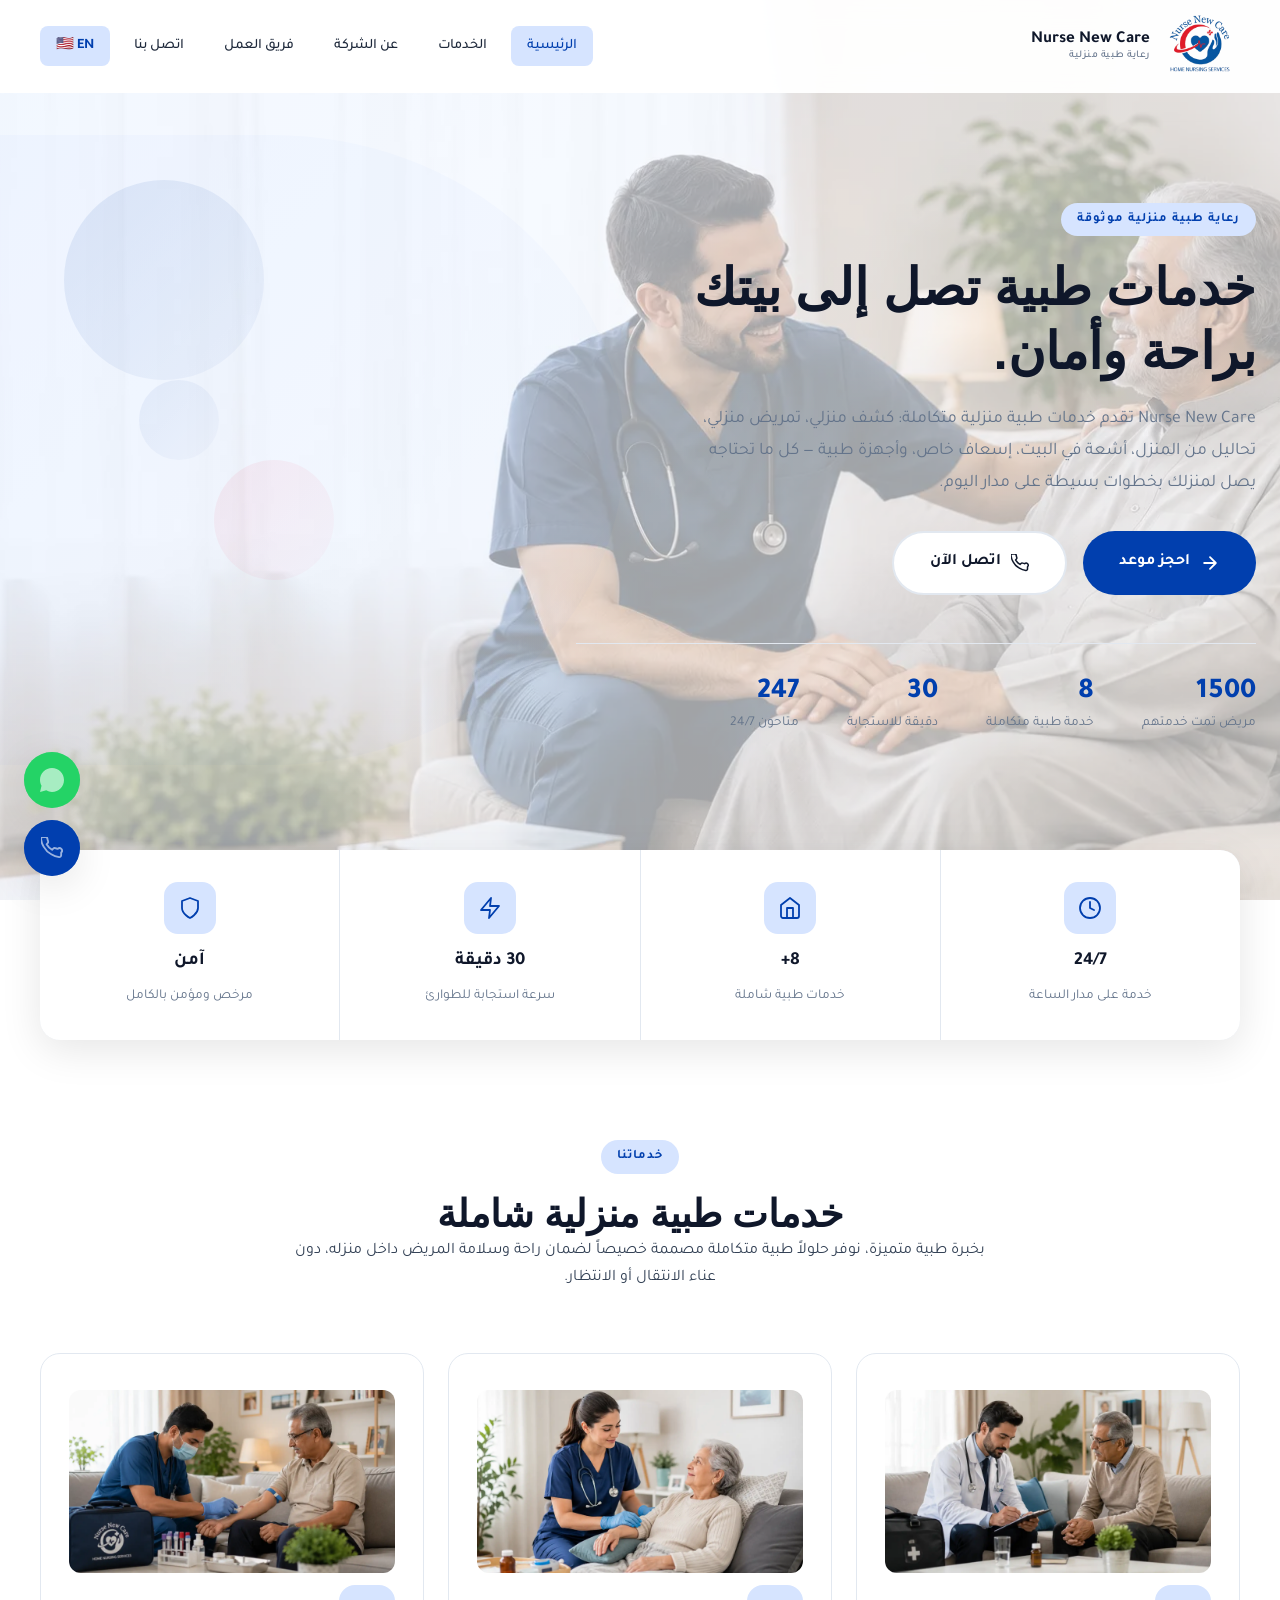
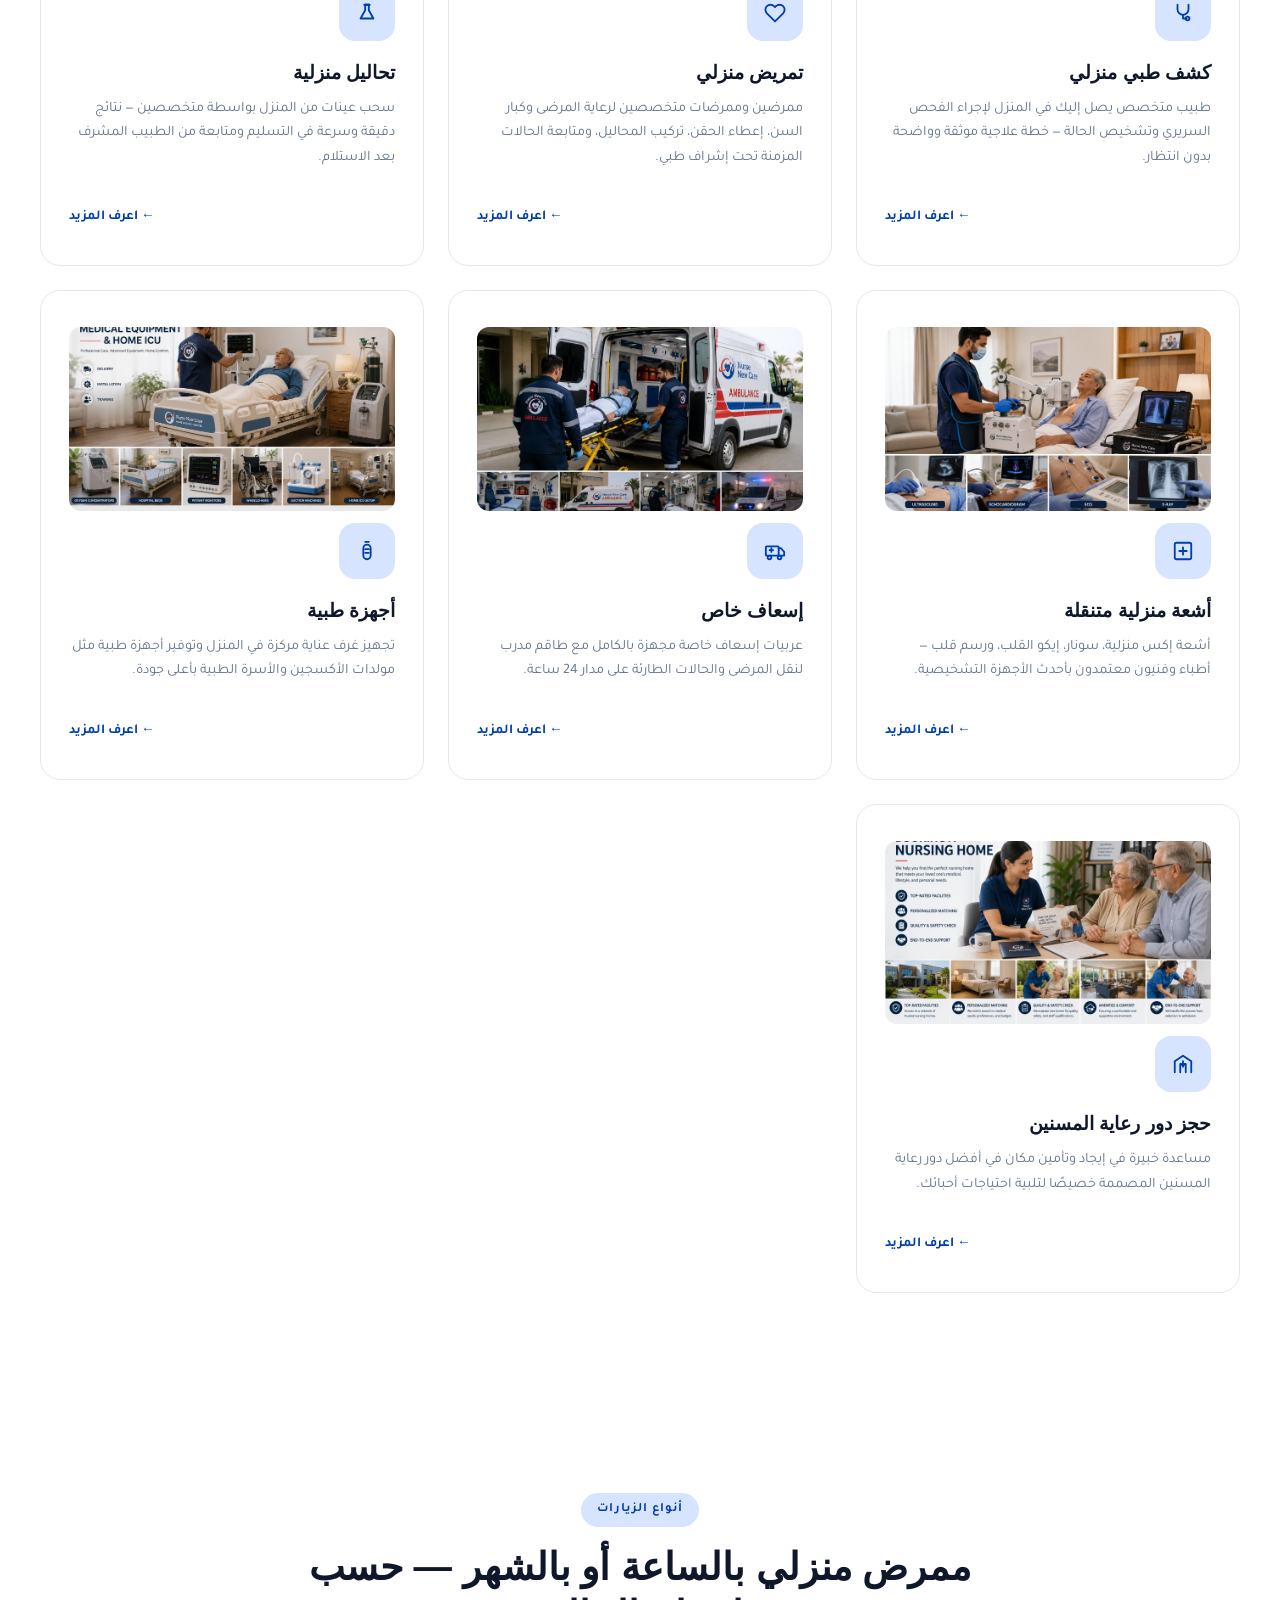
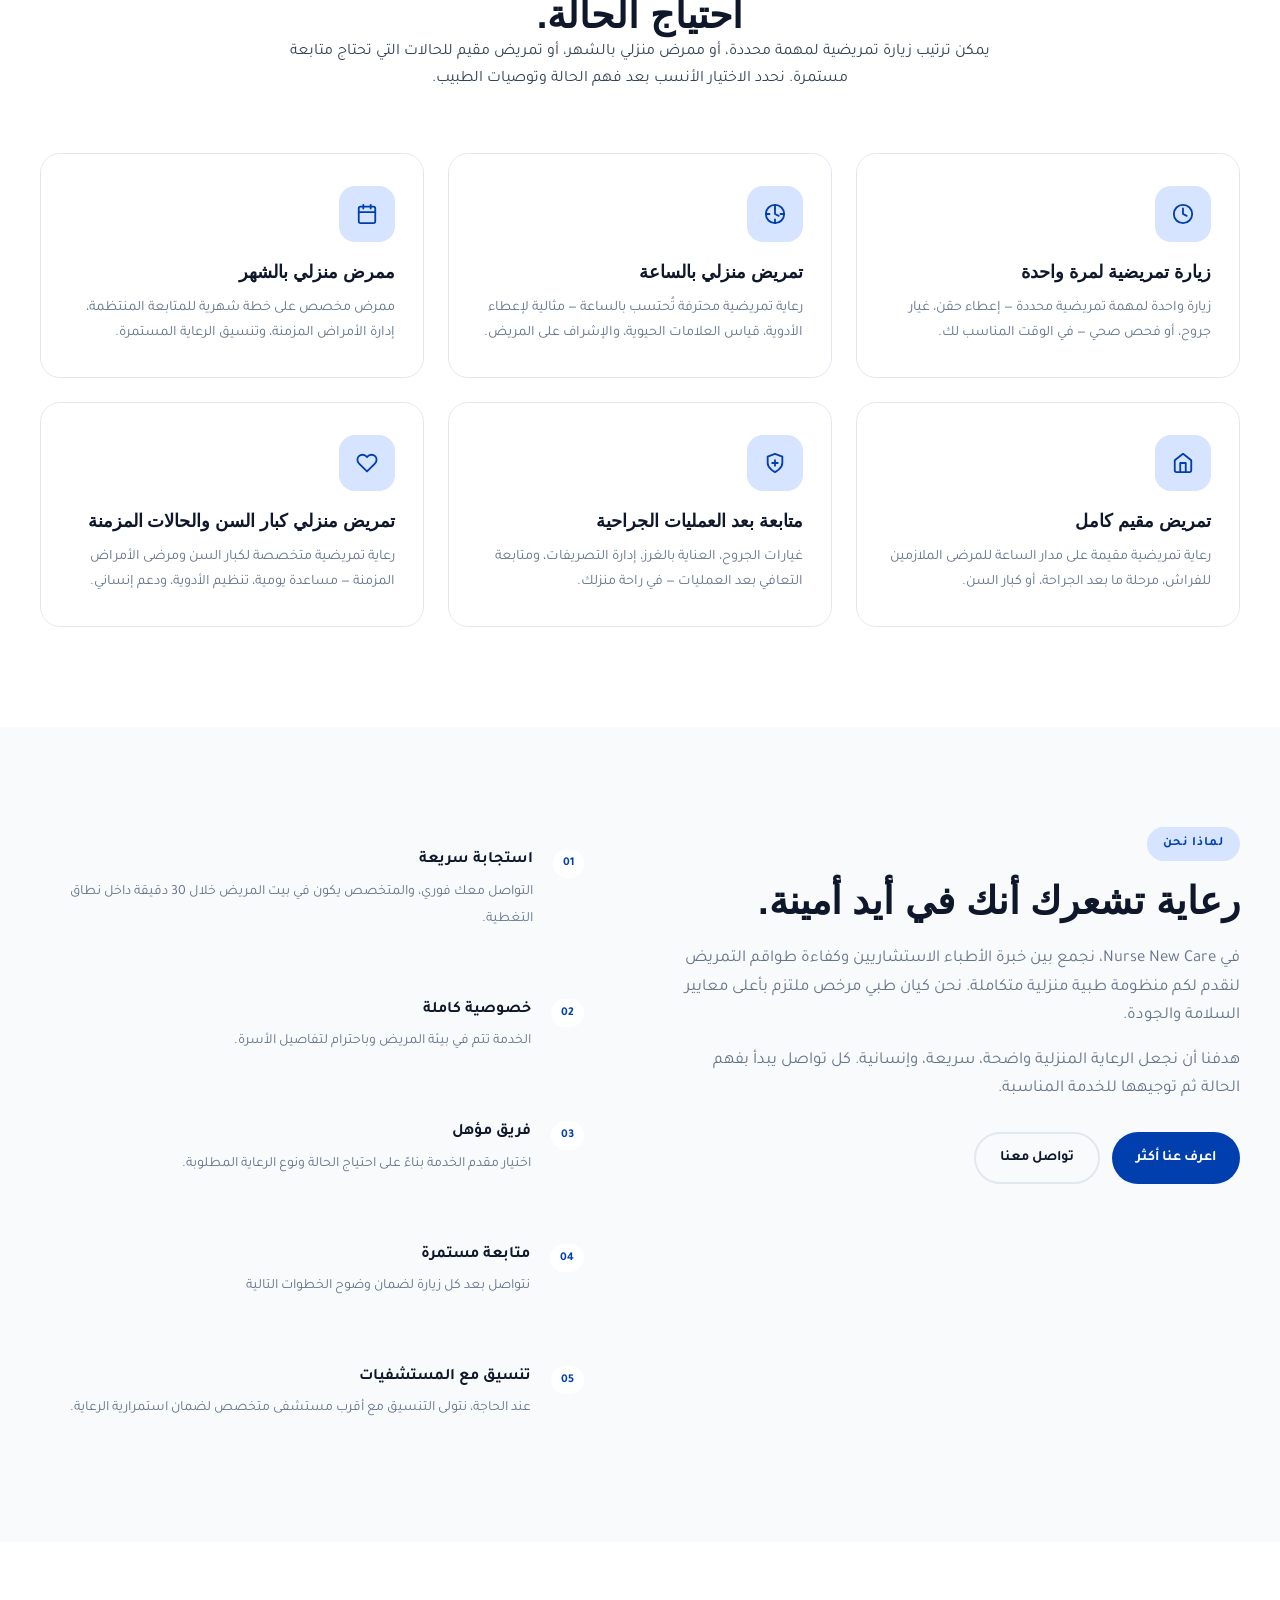
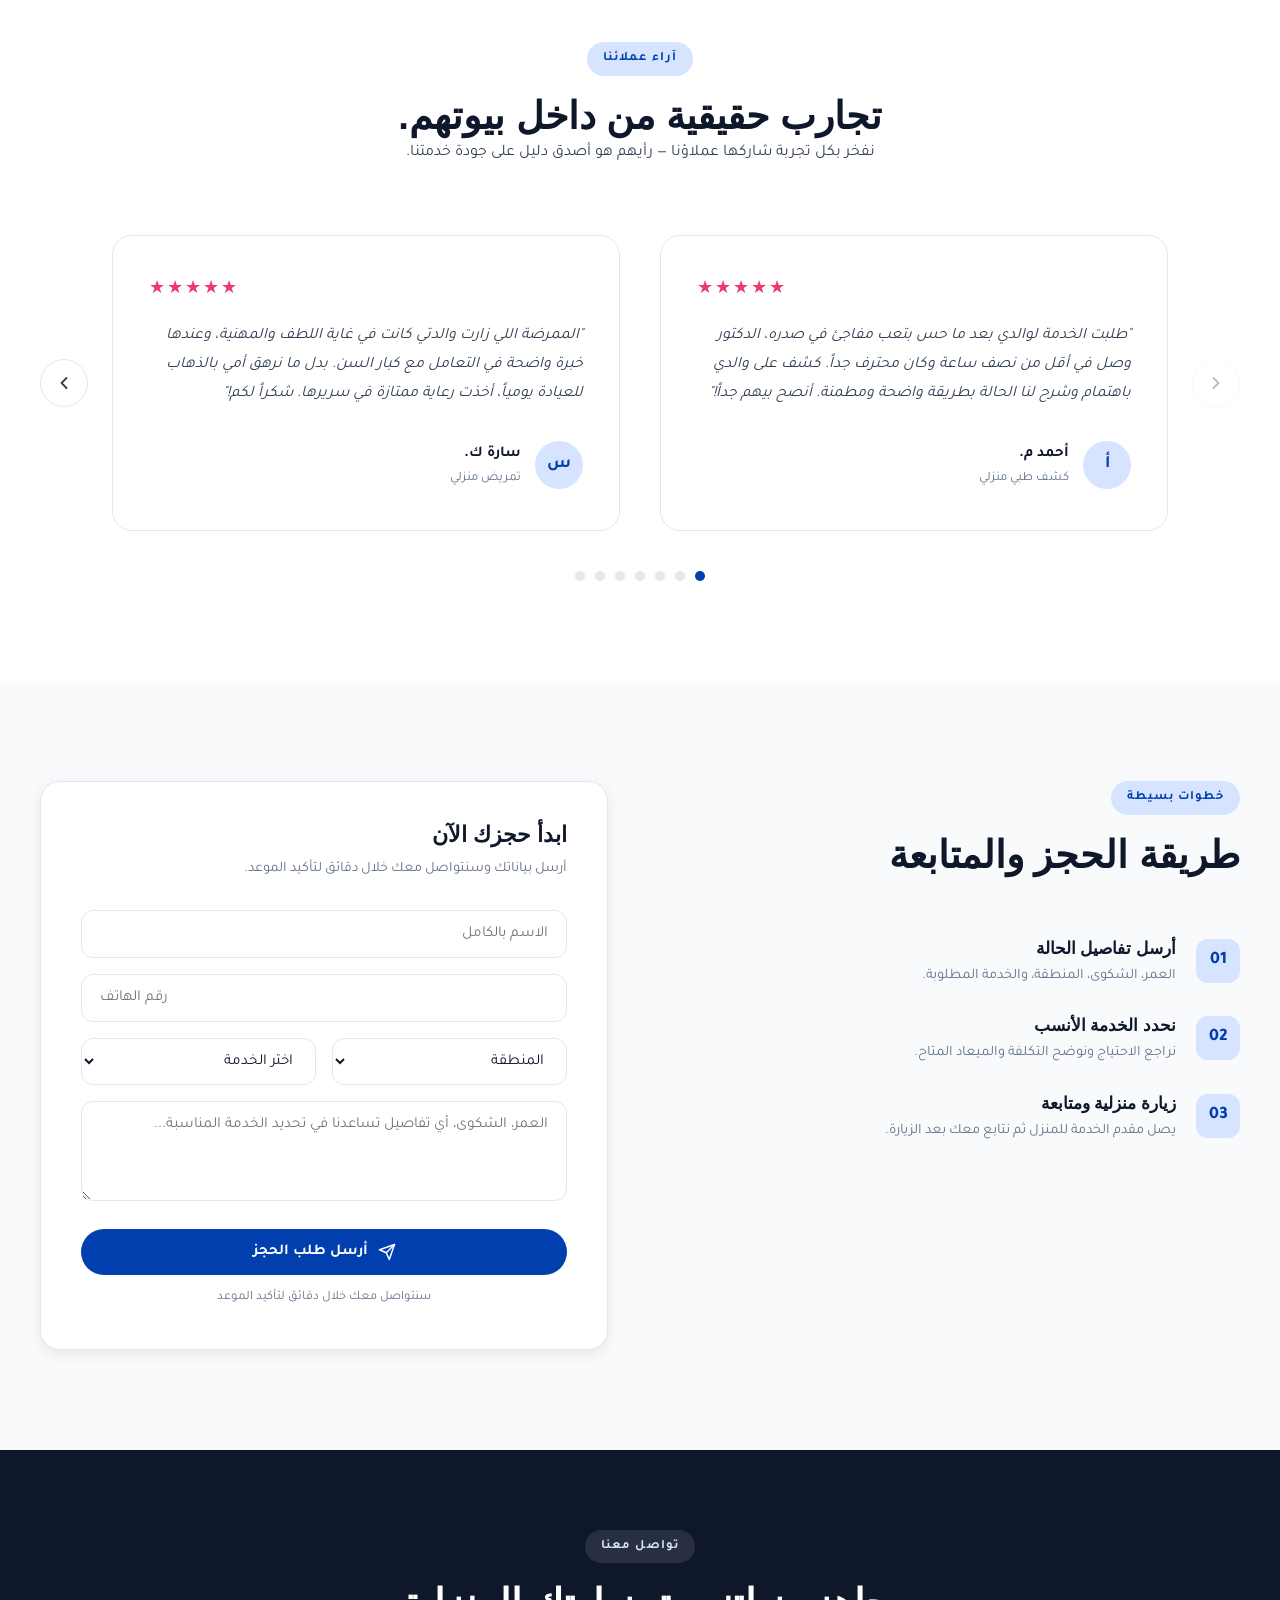
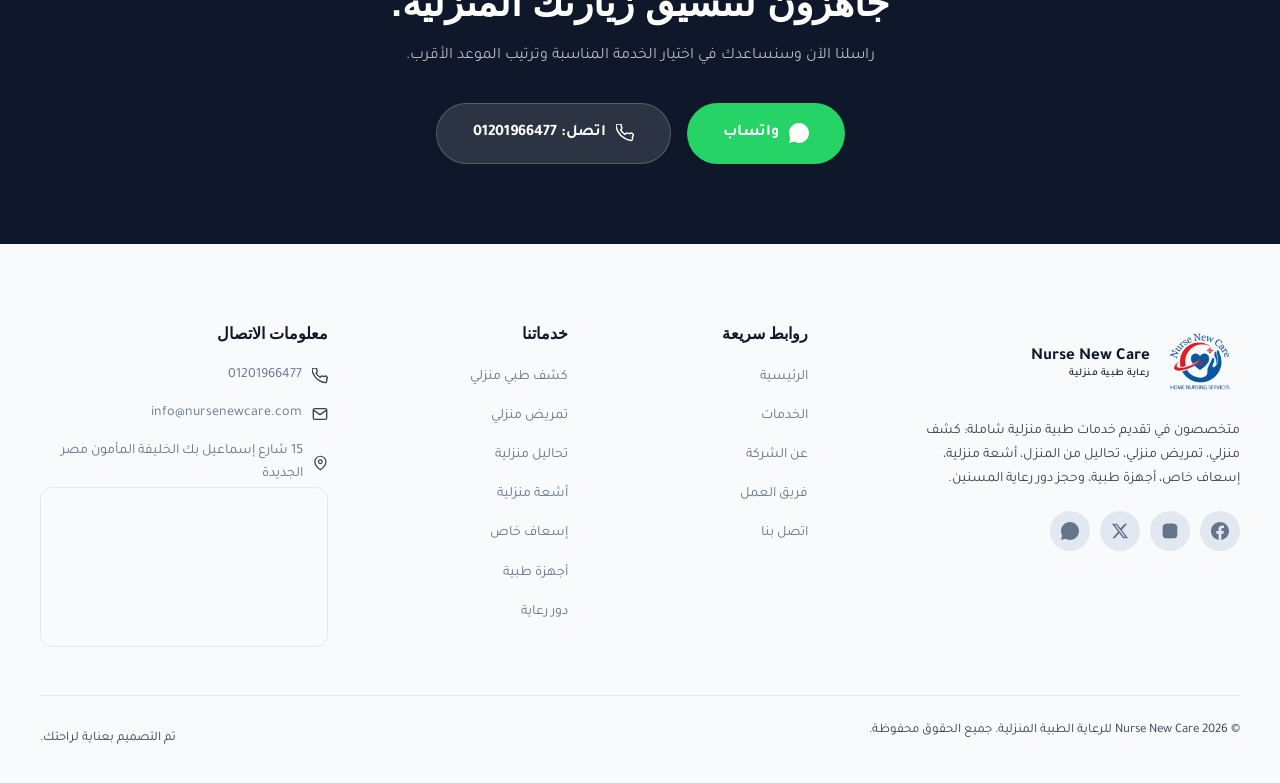
<file: ar/index.html>
<!DOCTYPE html>
<html lang="ar" dir="rtl">
<head>
  <meta charset="UTF-8">
  <meta name="viewport" content="width=device-width, initial-scale=1.0">
  <link rel="icon" type="image/png" href="../images/logo.png">
  <title>Nurse New Care | رعاية طبية منزلية</title>
  <meta name="description" content="Nurse New Care — خدمات طبية منزلية شاملة: كشف منزلي، تمريض منزلي، تحاليل من المنزل، أشعة منزلية، إسعاف خاص وأجهزة طبية — على مدار الساعة.">
  <link rel="canonical" href="https://nursenewcare.com/ar/index.html">
  <link rel="alternate" hreflang="en" href="https://nursenewcare.com/index.html">
  <link rel="alternate" hreflang="ar" href="https://nursenewcare.com/ar/index.html">
  <link rel="alternate" hreflang="x-default" href="https://nursenewcare.com/index.html">
  <meta property="og:type" content="website">
  <meta property="og:title" content="Nurse New Care | رعاية طبية منزلية">
  <meta property="og:description" content="Nurse New Care — خدمات طبية منزلية شاملة: كشف منزلي، تمريض منزلي، تحاليل من المنزل، أشعة منزلية، إسعاف خاص وأجهزة طبية — على مدار الساعة.">
  <meta property="og:url" content="https://nursenewcare.com/ar/index.html">
  <meta property="og:image" content="https://nursenewcare.com/images/og-image.jpg">
  <meta property="og:locale" content="ar_AR">
  <meta name="twitter:card" content="summary_large_image">
  <meta name="twitter:title" content="Nurse New Care | رعاية طبية منزلية">
  <meta name="twitter:description" content="Nurse New Care — خدمات طبية منزلية شاملة: كشف منزلي، تمريض منزلي، تحاليل من المنزل، أشعة منزلية، إسعاف خاص وأجهزة طبية — على مدار الساعة.">
  <script type="application/ld+json">
  {
    "@context": "https://schema.org",
    "@type": "LocalBusiness",
    "name": "Nurse New Care",
    "description": "خدمات طبية منزلية شاملة: كشف منزلي، تمريض منزلي، تحاليل من المنزل، أشعة منزلية، إسعاف خاص وأجهزة طبية.",
    "url": "https://nursenewcare.com",
    "telephone": "+201201966477",
    "email": "info@nursenewcare.com",
    "address": {
      "@type": "PostalAddress",
      "streetAddress": "15 شارع إسماعيل بك الخليفة المأمون مصر الجديدة",
      "addressLocality": "القاهرة",
      "addressCountry": "EG"
    },
    "areaServed": { "@type": "City", "name": "القاهرة" },
    "priceRange": "$$",
    "aggregateRating": {
      "@type": "AggregateRating",
      "ratingValue": "4.6",
      "reviewCount": "8",
      "bestRating": "5"
    },
    "sameAs": [
      "https://wa.me/201201966477"
    ]
  }
  </script>
  <link rel="preconnect" href="https://fonts.googleapis.com">
  <link rel="preconnect" href="https://fonts.gstatic.com" crossorigin>
  <link href="https://fonts.googleapis.com/css2?family=Tajawal:wght@400;500;600;700;800&display=swap" rel="stylesheet">
  <link rel="stylesheet" href="../css/style.css">
  <link rel="stylesheet" href="../css/responsive.css">
  <link rel="stylesheet" href="../css/animations.css">
  <link rel="stylesheet" href="../css/rtl.css">
</head>
<body>

  <header class="site-header" data-header>
    <div class="header-inner">
      <a class="brand" href="index.html" aria-label="Nurse New Care">
        <span class="brand-mark"><img src="../images/logo.png" alt="Nurse New Care"></span>
        <span class="brand-text">
          <strong>Nurse New Care</strong>
          <small>رعاية طبية منزلية</small>
        </span>
      </a>
      <button class="menu-toggle" type="button" data-menu-toggle aria-label="فتح القائمة">
        <span></span>
        <span></span>
        <span></span>
      </button>
      <nav class="site-nav" data-nav>
        <a href="index.html">الرئيسية</a>
        <a href="services.html">الخدمات</a>
        <a href="about.html">عن الشركة</a>
        <a href="team.html">فريق العمل</a>
        <a href="contact.html">اتصل بنا</a>
        <a href="../index.html" style="display:inline-flex;align-items:center;gap:6px;font-weight:600;">🇺🇸 EN</a>
      </nav>
    </div>
  </header>

  <main>
    <!-- HERO -->
    <section class="hero">
      <div class="hero-content">
        <span class="eyebrow">رعاية طبية منزلية موثوقة</span>
        <h1>خدمات طبية تصل إلى بيتك براحة وأمان.</h1>
        <p class="hero-copy">Nurse New Care تقدم خدمات طبية منزلية متكاملة: كشف منزلي، تمريض منزلي، تحاليل من المنزل، أشعة في البيت، إسعاف خاص، وأجهزة طبية — كل ما تحتاجه يصل لمنزلك بخطوات بسيطة على مدار اليوم.</p>
        <div class="hero-actions">
          <a class="btn-hero-primary" href="contact.html">
            <svg width="20" height="20" viewBox="0 0 24 24" fill="none" stroke="currentColor" stroke-width="2.2" stroke-linecap="round" stroke-linejoin="round"><path d="M5 12h14M12 5l7 7-7 7"/></svg>
            احجز موعد
          </a>
          <a class="btn-hero-secondary" href="tel:+201201966477">
            <svg width="18" height="18" viewBox="0 0 24 24" fill="none" stroke="currentColor" stroke-width="2" stroke-linecap="round" stroke-linejoin="round"><path d="M22 16.92v3a2 2 0 01-2.18 2 19.79 19.79 0 01-8.63-3.07A19.5 19.5 0 013.07 10.8a19.79 19.79 0 01-3.07-8.67A2 2 0 012 0h3a2 2 0 012 1.72c.127.96.361 1.903.7 2.81a2 2 0 01-.45 2.11L6.09 7.91a16 16 0 006 6l1.27-1.27a2 2 0 012.11-.45c.907.339 1.85.573 2.81.7A2 2 0 0122 16.92z"/></svg>
            اتصل الآن
          </a>
        </div>
        <div class="hero-stats">
          <div class="hero-stat">
            <strong data-counter="1500">0</strong>
            <span>مريض تمت خدمتهم</span>
          </div>
          <div class="hero-stat">
            <strong data-counter="8">0</strong>
            <span>خدمة طبية متكاملة</span>
          </div>
          <div class="hero-stat">
            <strong data-counter="30">0</strong>
            <span>دقيقة للاستجابة</span>
          </div>
          <div class="hero-stat">
            <strong data-counter="247">0</strong>
            <span>متاحون 24/7</span>
          </div>
        </div>
      </div>
      <div class="hero-visual" aria-hidden="true"></div>
      <div class="hero-shapes" aria-hidden="true">
        <div class="hero-shape hero-shape-1"></div>
        <div class="hero-shape hero-shape-2"></div>
        <div class="hero-shape hero-shape-3"></div>
      </div>
    </section>

    <!-- TRUST STRIP -->
    <div class="trust-strip" aria-label="مؤشرات الثقة">
      <div class="trust-item">
        <span class="trust-icon" aria-hidden="true">
          <svg width="24" height="24" viewBox="0 0 24 24" fill="none" stroke="currentColor" stroke-width="1.8" stroke-linecap="round" stroke-linejoin="round"><circle cx="12" cy="12" r="10"/><polyline points="12 6 12 12 16 14"/></svg>
        </span>
        <strong>24/7</strong>
        <span>خدمة على مدار الساعة</span>
      </div>
      <div class="trust-item">
        <span class="trust-icon" aria-hidden="true">
          <svg width="24" height="24" viewBox="0 0 24 24" fill="none" stroke="currentColor" stroke-width="1.8" stroke-linecap="round" stroke-linejoin="round"><path d="M3 9l9-7 9 7v11a2 2 0 01-2 2H5a2 2 0 01-2-2z"/><polyline points="9 22 9 12 15 12 15 22"/></svg>
        </span>
        <strong>8+</strong>
        <span>خدمات طبية شاملة</span>
      </div>
      <div class="trust-item">
        <span class="trust-icon" aria-hidden="true">
          <svg width="24" height="24" viewBox="0 0 24 24" fill="none" stroke="currentColor" stroke-width="1.8" stroke-linecap="round" stroke-linejoin="round"><polygon points="13 2 3 14 12 14 11 22 21 10 12 10 13 2"/></svg>
        </span>
        <strong>30 دقيقة</strong>
        <span>سرعة استجابة للطوارئ</span>
      </div>
      <div class="trust-item">
        <span class="trust-icon" aria-hidden="true">
          <svg width="24" height="24" viewBox="0 0 24 24" fill="none" stroke="currentColor" stroke-width="1.8" stroke-linecap="round" stroke-linejoin="round"><path d="M12 22s8-4 8-10V5l-8-3-8 3v7c0 6 8 10 8 10z"/></svg>
        </span>
        <strong>آمن</strong>
        <span>مرخص ومؤمن بالكامل</span>
      </div>
    </div>

    <!-- SERVICES -->
    <section class="section" id="services">
      <div class="section-heading">
        <span class="eyebrow">خدماتنا</span>
        <h2>خدمات طبية منزلية شاملة</h2>
        <p>بخبرة طبية متميزة، نوفر حلولاً طبية متكاملة مصممة خصيصاً لضمان راحة وسلامة المريض داخل منزله، دون عناء الانتقال أو الانتظار.</p>
      </div>
      <div class="services-grid">
        <a class="service-card" href="services.html">
          <img class="service-card-img" src="../images/Doctor at Home.webp" alt="كشف طبي منزلي" loading="lazy">
          <span class="icon">
            <svg width="22" height="22" viewBox="0 0 24 24" fill="none" stroke="currentColor" stroke-width="2" stroke-linecap="round" stroke-linejoin="round"><path d="M6 3v5a6 6 0 0012 0V3"/><path d="M12 14v4h4"/><circle cx="17" cy="18" r="2"/></svg>
          </span>
          <h3>كشف طبي منزلي</h3>
          <p>طبيب متخصص يصل إليك في المنزل لإجراء الفحص السريري وتشخيص الحالة — خطة علاجية موثقة وواضحة بدون انتظار.</p>
          <span class="service-link">اعرف المزيد ←</span>
        </a>
        <a class="service-card" href="services.html">
          <img class="service-card-img" src="../images/Home Nursing Care.webp" alt="تمريض منزلي" loading="lazy">
          <span class="icon">
            <svg width="22" height="22" viewBox="0 0 24 24" fill="none" stroke="currentColor" stroke-width="2" stroke-linecap="round" stroke-linejoin="round"><path d="M20.84 4.61a5.5 5.5 0 00-7.78 0L12 5.67l-1.06-1.06a5.5 5.5 0 00-7.78 7.78l1.06 1.06L12 21.23l7.78-7.78 1.06-1.06a5.5 5.5 0 000-7.78z"/></svg>
          </span>
          <h3>تمريض منزلي</h3>
          <p>ممرضين وممرضات متخصصين لرعاية المرضى وكبار السن، إعطاء الحقن، تركيب المحاليل، ومتابعة الحالات المزمنة تحت إشراف طبي.</p>
          <span class="service-link">اعرف المزيد ←</span>
        </a>
        <a class="service-card" href="services.html">
          <img class="service-card-img" src="../images/Home Lab Tests.webp" alt="تحاليل منزلية" loading="lazy">
          <span class="icon">
            <svg width="22" height="22" viewBox="0 0 24 24" fill="none" stroke="currentColor" stroke-width="2" stroke-linecap="round" stroke-linejoin="round"><path d="M9 3h6"/><path d="M10 3v6l-5 9h14l-5-9V3z"/></svg>
          </span>
          <h3>تحاليل منزلية</h3>
          <p>سحب عينات من المنزل بواسطة متخصصين — نتائج دقيقة وسرعة في التسليم ومتابعة من الطبيب المشرف بعد الاستلام.</p>
          <span class="service-link">اعرف المزيد ←</span>
        </a>
        <a class="service-card" href="services.html">
          <img class="service-card-img" src="../images/Mobile X-Ray & Imaging.webp" alt="أشعة منزلية متنقلة" loading="lazy">
          <span class="icon">
            <svg width="22" height="22" viewBox="0 0 24 24" fill="none" stroke="currentColor" stroke-width="2" stroke-linecap="round" stroke-linejoin="round"><rect x="3" y="3" width="18" height="18" rx="2"/><path d="M12 8v8M8 12h8"/></svg>
          </span>
          <h3>أشعة منزلية متنقلة</h3>
          <p>أشعة إكس منزلية، سونار، إيكو القلب، ورسم قلب — أطباء وفنيون معتمدون بأحدث الأجهزة التشخيصية.</p>
          <span class="service-link">اعرف المزيد ←</span>
        </a>
        <a class="service-card" href="services.html">
          <img class="service-card-img" src="../images/Private Ambulance Service.webp" alt="إسعاف خاص" loading="lazy">
          <span class="icon">
            <svg width="22" height="22" viewBox="0 0 24 24" fill="none" stroke="currentColor" stroke-width="2" stroke-linecap="round" stroke-linejoin="round"><rect x="2" y="7" width="14" height="10" rx="1"/><path d="M16 9h2.5l3.5 4v4h-6"/><circle cx="6" cy="19" r="2"/><circle cx="17" cy="19" r="2"/><path d="M6 11h4M8 9v4"/></svg>
          </span>
          <h3>إسعاف خاص</h3>
          <p>عربيات إسعاف خاصة مجهزة بالكامل مع طاقم مدرب لنقل المرضى والحالات الطارئة على مدار 24 ساعة.</p>
          <span class="service-link">اعرف المزيد ←</span>
        </a>
        <a class="service-card" href="services.html">
          <img class="service-card-img" src="../images/Medical Equipment & Home ICU.webp" alt="أجهزة طبية" loading="lazy">
          <span class="icon">
            <svg width="22" height="22" viewBox="0 0 24 24" fill="none" stroke="currentColor" stroke-width="2" stroke-linecap="round" stroke-linejoin="round"><rect x="8" y="5" width="8" height="16" rx="4"/><path d="M10 2h4"/><path d="M10 10h4M10 14h4"/></svg>
          </span>
          <h3>أجهزة طبية</h3>
          <p>تجهيز غرف عناية مركزة في المنزل وتوفير أجهزة طبية مثل مولدات الأكسجين والأسرة الطبية بأعلى جودة.</p>
          <span class="service-link">اعرف المزيد ←</span>
        </a>
        <a class="service-card" href="services.html">
          <img class="service-card-img" src="../images/Booking a Nursing Home.webp" alt="حجز دور رعاية المسنين" loading="lazy">
          <span class="icon">
            <svg width="22" height="22" viewBox="0 0 24 24" fill="none" stroke="currentColor" stroke-width="2" stroke-linecap="round" stroke-linejoin="round"><path d="M3 21V9l9-6 9 6v12"/><path d="M9 21V13h6v8"/><path d="M12 9v6M9 12h6"/></svg>
          </span>
          <h3>حجز دور رعاية المسنين</h3>
          <p>مساعدة خبيرة في إيجاد وتأمين مكان في أفضل دور رعاية المسنين المصممة خصيصًا لتلبية احتياجات أحبائك.</p>
          <span class="service-link">اعرف المزيد ←</span>
        </a>
      </div>
    </section>

    <!-- VISITS TYPES -->
    <section class="section" id="visits-types">
      <div class="section-heading">
        <span class="eyebrow">أنواع الزيارات</span>
        <h2>ممرض منزلي بالساعة أو بالشهر — حسب احتياج الحالة.</h2>
        <p>يمكن ترتيب زيارة تمريضية لمهمة محددة، أو ممرض منزلي بالشهر، أو تمريض مقيم للحالات التي تحتاج متابعة مستمرة. نحدد الاختيار الأنسب بعد فهم الحالة وتوصيات الطبيب.</p>
      </div>
      <div class="visits-types-grid">
        <div class="visit-type-card">
          <span class="icon">
            <svg width="22" height="22" viewBox="0 0 24 24" fill="none" stroke="currentColor" stroke-width="2" stroke-linecap="round" stroke-linejoin="round"><circle cx="12" cy="12" r="10"/><polyline points="12 6 12 12 16 14"/></svg>
          </span>
          <h3>زيارة تمريضية لمرة واحدة</h3>
          <p>زيارة واحدة لمهمة تمريضية محددة — إعطاء حقن، غيار جروح، أو فحص صحي — في الوقت المناسب لك.</p>
        </div>
        <div class="visit-type-card">
          <span class="icon">
            <svg width="22" height="22" viewBox="0 0 24 24" fill="none" stroke="currentColor" stroke-width="2" stroke-linecap="round" stroke-linejoin="round"><circle cx="12" cy="12" r="10"/><polyline points="12 6 12 12 16 14"/><path d="M12 2v4M22 12h-4M12 22v-4M2 12h4"/></svg>
          </span>
          <h3>تمريض منزلي بالساعة</h3>
          <p>رعاية تمريضية محترفة تُحتسب بالساعة — مثالية لإعطاء الأدوية، قياس العلامات الحيوية، والإشراف على المريض.</p>
        </div>
        <div class="visit-type-card">
          <span class="icon">
            <svg width="22" height="22" viewBox="0 0 24 24" fill="none" stroke="currentColor" stroke-width="2" stroke-linecap="round" stroke-linejoin="round"><rect x="3" y="4" width="18" height="18" rx="2"/><line x1="16" y1="2" x2="16" y2="6"/><line x1="8" y1="2" x2="8" y2="6"/><line x1="3" y1="10" x2="21" y2="10"/></svg>
          </span>
          <h3>ممرض منزلي بالشهر</h3>
          <p>ممرض مخصص على خطة شهرية للمتابعة المنتظمة، إدارة الأمراض المزمنة، وتنسيق الرعاية المستمرة.</p>
        </div>
        <div class="visit-type-card">
          <span class="icon">
            <svg width="22" height="22" viewBox="0 0 24 24" fill="none" stroke="currentColor" stroke-width="2" stroke-linecap="round" stroke-linejoin="round"><path d="M3 9l9-7 9 7v11a2 2 0 01-2 2H5a2 2 0 01-2-2z"/><polyline points="9 22 9 12 15 12 15 22"/></svg>
          </span>
          <h3>تمريض مقيم كامل</h3>
          <p>رعاية تمريضية مقيمة على مدار الساعة للمرضى الملازمين للفراش، مرحلة ما بعد الجراحة، أو كبار السن.</p>
        </div>
        <div class="visit-type-card">
          <span class="icon">
            <svg width="22" height="22" viewBox="0 0 24 24" fill="none" stroke="currentColor" stroke-width="2" stroke-linecap="round" stroke-linejoin="round"><path d="M12 22s8-4 8-10V5l-8-3-8 3v7c0 6 8 10 8 10z"/><path d="M9 12h6M12 9v6"/></svg>
          </span>
          <h3>متابعة بعد العمليات الجراحية</h3>
          <p>غيارات الجروح، العناية بالغرز، إدارة التصريفات، ومتابعة التعافي بعد العمليات — في راحة منزلك.</p>
        </div>
        <div class="visit-type-card">
          <span class="icon">
            <svg width="22" height="22" viewBox="0 0 24 24" fill="none" stroke="currentColor" stroke-width="2" stroke-linecap="round" stroke-linejoin="round"><path d="M20.84 4.61a5.5 5.5 0 00-7.78 0L12 5.67l-1.06-1.06a5.5 5.5 0 00-7.78 7.78l1.06 1.06L12 21.23l7.78-7.78 1.06-1.06a5.5 5.5 0 000-7.78z"/></svg>
          </span>
          <h3>تمريض منزلي كبار السن والحالات المزمنة</h3>
          <p>رعاية تمريضية متخصصة لكبار السن ومرضى الأمراض المزمنة — مساعدة يومية، تنظيم الأدوية، ودعم إنساني.</p>
        </div>
      </div>
    </section>

    <!-- ABOUT / VALUES -->
    <section class="section bg-alt-section" id="about">
      <div class="split-layout">
        <div class="about-intro">
          <span class="eyebrow">لماذا نحن</span>
          <h2>رعاية تشعرك أنك في أيد أمينة.</h2>
          <p>في Nurse New Care، نجمع بين خبرة الأطباء الاستشاريين وكفاءة طواقم التمريض لنقدم لكم منظومة طبية منزلية متكاملة. نحن كيان طبي مرخص ملتزم بأعلى معايير السلامة والجودة.</p>
          <p>هدفنا أن نجعل الرعاية المنزلية واضحة، سريعة، وإنسانية. كل تواصل يبدأ بفهم الحالة ثم توجيهها للخدمة المناسبة.</p>
          <div class="about-actions">
            <a class="about-action about-action--primary" href="about.html">اعرف عنا أكثر</a>
            <a class="about-action about-action--outline" href="contact.html">تواصل معنا</a>
          </div>
        </div>
        <div class="value-list">
          <div class="value-item">
            <span class="value-number">01</span>
            <div>
              <strong>استجابة سريعة</strong>
              <span>التواصل معك فوري، والمتخصص يكون في بيت المريض خلال 30 دقيقة داخل نطاق التغطية.</span>
            </div>
          </div>
          <div class="value-item">
            <span class="value-number">02</span>
            <div>
              <strong>خصوصية كاملة</strong>
              <span>الخدمة تتم في بيئة المريض وباحترام لتفاصيل الأسرة.</span>
            </div>
          </div>
          <div class="value-item">
            <span class="value-number">03</span>
            <div>
              <strong>فريق مؤهل</strong>
              <span>اختيار مقدم الخدمة بناءً على احتياج الحالة ونوع الرعاية المطلوبة.</span>
            </div>
          </div>
          <div class="value-item">
            <span class="value-number">04</span>
            <div>
              <strong>متابعة مستمرة</strong>
              <span>نتواصل بعد كل زيارة لضمان وضوح الخطوات التالية</span>
            </div>
          </div>
          <div class="value-item">
            <span class="value-number">05</span>
            <div>
              <strong>تنسيق مع المستشفيات</strong>
              <span>عند الحاجة، نتولى التنسيق مع أقرب مستشفى متخصص لضمان استمرارية الرعاية.</span>
            </div>
          </div>
        </div>
      </div>
    </section>

    <!-- TESTIMONIALS -->
    <section class="section" id="testimonials">
      <div class="section-heading">
        <span class="eyebrow">آراء عملائنا</span>
        <h2>تجارب حقيقية من داخل بيوتهم.</h2>
        <p>نفخر بكل تجربة شاركها عملاؤنا — رأيهم هو أصدق دليل على جودة خدمتنا.</p>
      </div>
      <div class="testimonials-slider">
        <button class="t-nav t-nav--prev" aria-label="السابق" disabled>
          <svg width="20" height="20" viewBox="0 0 24 24" fill="none" stroke="currentColor" stroke-width="2.2" stroke-linecap="round" stroke-linejoin="round" aria-hidden="true"><polyline points="15 18 9 12 15 6"/></svg>
        </button>
        <div class="testimonials-viewport">
          <div class="testimonials-track">

            <article class="testimonial-card">
              <div class="testimonial-inner">
                <div class="testimonial-stars" aria-label="تقييم 5 نجوم">★★★★★</div>
                <p class="testimonial-text">"طلبت الخدمة لوالدي بعد ما حس بتعب مفاجئ في صدره، الدكتور وصل في أقل من نصف ساعة وكان محترف جداً. كشف على والدي باهتمام وشرح لنا الحالة بطريقة واضحة ومطمنة. أنصح بيهم جداً!"</p>
                <div class="testimonial-author">
                  <div class="testimonial-avatar">أ</div>
                  <div>
                    <strong>أحمد م.</strong>
                    <span>كشف طبي منزلي</span>
                  </div>
                </div>
              </div>
            </article>

            <article class="testimonial-card">
              <div class="testimonial-inner">
                <div class="testimonial-stars" aria-label="تقييم 5 نجوم">★★★★★</div>
                <p class="testimonial-text">"الممرضة اللي زارت والدتي كانت في غاية اللطف والمهنية، وعندها خبرة واضحة في التعامل مع كبار السن. بدل ما نرهق أمي بالذهاب للعيادة يومياً، أخذت رعاية ممتازة في سريرها. شكراً لكم!"</p>
                <div class="testimonial-author">
                  <div class="testimonial-avatar">س</div>
                  <div>
                    <strong>سارة ك.</strong>
                    <span>تمريض منزلي</span>
                  </div>
                </div>
              </div>
            </article>

            <article class="testimonial-card">
              <div class="testimonial-inner">
                <div class="testimonial-stars" aria-label="تقييم 4 نجوم">★★★★☆</div>
                <p class="testimonial-text">"سحبوا عينات الدم لزوجتي في البيت بكل سهولة. النتيجة ظهرت بسرعة، وكل حاجة تمت بنضافة واحترافية عالية. وفروا علينا وقت ومجهود كبير، وأكيد مش هنتردد نطلبهم تاني."</p>
                <div class="testimonial-author">
                  <div class="testimonial-avatar">م</div>
                  <div>
                    <strong>محمد ر.</strong>
                    <span>تحاليل منزلية</span>
                  </div>
                </div>
              </div>
            </article>

            <article class="testimonial-card">
              <div class="testimonial-inner">
                <div class="testimonial-stars" aria-label="تقييم 5 نجوم">★★★★★</div>
                <p class="testimonial-text">"أجرينا فحص سونار لوالدي في المنزل نظراً لصعوبة حركته. كان الجهاز حديثاً ودقيقاً، وساعدت النتائج طبيبه المعالج بشكل كبير. خدمة رائعة تفوقت على توقعاتي."</p>
                <div class="testimonial-author">
                  <div class="testimonial-avatar">ف</div>
                  <div>
                    <strong>فاطمة ع.</strong>
                    <span>أشعة منزلية</span>
                  </div>
                </div>
              </div>
            </article>

            <article class="testimonial-card">
              <div class="testimonial-inner">
                <div class="testimonial-stars" aria-label="تقييم 4 نجوم">★★★★☆</div>
                <p class="testimonial-text">"الدكتور كان ممتاز وخبرته واضحة، تشخيصه كان دقيق والأهم إنه شرح لنا كل حاجة بأسلوب بسيط ومطمن. الخدمة دي بصراحة تستاهل كل تقدير."</p>
                <div class="testimonial-author">
                  <div class="testimonial-avatar">ك</div>
                  <div>
                    <strong>كريم ط.</strong>
                    <span>كشف طبي منزلي</span>
                  </div>
                </div>
              </div>
            </article>

            <article class="testimonial-card">
              <div class="testimonial-inner">
                <div class="testimonial-stars" aria-label="تقييم 5 نجوم">★★★★★</div>
                <p class="testimonial-text">"الممرض اللي زار أخي بعد العملية كان محترفاً وبشوشاً ويدرك تماماً اللي بيعمله. حسينا باطمئنان كبير إن أخويا في أيد أمينة. جزاكم الله خيراً."</p>
                <div class="testimonial-author">
                  <div class="testimonial-avatar">ن</div>
                  <div>
                    <strong>نور س.</strong>
                    <span>تمريض منزلي</span>
                  </div>
                </div>
              </div>
            </article>

            <article class="testimonial-card">
              <div class="testimonial-inner">
                <div class="testimonial-stars" aria-label="تقييم 4 نجوم">★★★★☆</div>
                <p class="testimonial-text">"سهلتوا علينا كتير جداً، مفيش تضييع وقت في قاعات الانتظار في المعامل. كل الفحوصات اتعملت في البيت بتعقيم كامل ومن غير أي ضغط أو تعب. شكراً على احترافيتكم."</p>
                <div class="testimonial-author">
                  <div class="testimonial-avatar">ه</div>
                  <div>
                    <strong>هشام ف.</strong>
                    <span>تحاليل منزلية</span>
                  </div>
                </div>
              </div>
            </article>

            <article class="testimonial-card">
              <div class="testimonial-inner">
                <div class="testimonial-stars" aria-label="تقييم 3 نجوم">★★★☆☆</div>
                <p class="testimonial-text">"أجرينا فحص إيكو للقلب لوالدتي في المنزل، وكان الفني متعاوناً جداً وشرح لنا المؤشرات المبدئية. الخدمة فاقت توقعاتنا بصراحة، ووفرت على والدتي عناء ومجهود الذهاب للمستشفيات."</p>
                <div class="testimonial-author">
                  <div class="testimonial-avatar">آ</div>
                  <div>
                    <strong>آية م.</strong>
                    <span>إيكو القلب</span>
                  </div>
                </div>
              </div>
            </article>

          </div>
        </div>
        <button class="t-nav t-nav--next" aria-label="التالي">
          <svg width="20" height="20" viewBox="0 0 24 24" fill="none" stroke="currentColor" stroke-width="2.2" stroke-linecap="round" stroke-linejoin="round" aria-hidden="true"><polyline points="9 18 15 12 9 6"/></svg>
        </button>
      </div>
      <div class="testimonials-dots" aria-hidden="true"></div>
    </section>

    <!-- BOOKING -->
    <section class="section bg-alt-section" id="booking">
      <div class="booking-layout">
        <div class="process-guide">
          <div class="section-heading" style="text-align:right !important; margin-right:0 !important;">
            <span class="eyebrow">خطوات بسيطة</span>
            <h2>طريقة الحجز والمتابعة</h2>
          </div>
          <div class="steps">
            <div class="step">
              <span class="step-number">01</span>
              <div>
                <h3>أرسل تفاصيل الحالة</h3>
                <p>العمر، الشكوى، المنطقة، والخدمة المطلوبة.</p>
              </div>
            </div>
            <div class="step">
              <span class="step-number">02</span>
              <div>
                <h3>نحدد الخدمة الأنسب</h3>
                <p>نراجع الاحتياج ونوضح التكلفة والميعاد المتاح.</p>
              </div>
            </div>
            <div class="step">
              <span class="step-number">03</span>
              <div>
                <h3>زيارة منزلية ومتابعة</h3>
                <p>يصل مقدم الخدمة للمنزل ثم نتابع معك بعد الزيارة.</p>
              </div>
            </div>
          </div>
        </div>

        <div class="booking-form-wrap">
          <div class="booking-form-header">
            <h3>ابدأ حجزك الآن</h3>
            <p>أرسل بياناتك وسنتواصل معك خلال دقائق لتأكيد الموعد.</p>
          </div>
          <form class="booking-form" id="bookingForm" method="POST" action="https://api.web3forms.com/submit" novalidate>
            <input type="hidden" name="access_key" value="0a6a9eb3-32a2-4839-8dc1-5b585becca03">
            <input type="hidden" name="subject" value="حجز جديد - Nurse New Care">
            <input type="hidden" name="from_name" value="Nurse New Care Website">
            <input type="hidden" name="redirect" value="false">
            <input type="checkbox" name="botcheck" style="display:none">
            <div class="form-group">
              <input type="text" id="bf-name" name="name" placeholder="الاسم بالكامل" required autocomplete="name">
            </div>
            <div class="form-group">
              <input type="tel" id="bf-phone" name="phone" placeholder="رقم الهاتف" required autocomplete="tel" dir="ltr">
            </div>
            <div class="form-row">
              <div class="form-group">
                <select id="bf-area" name="area" required>
                  <option value="" disabled selected>المنطقة</option>
                  <option value="القاهرة">القاهرة</option>
                  <option value="الجيزة">الجيزة</option>
                  <option value="الإسكندرية">الإسكندرية</option>
                </select>
              </div>
              <div class="form-group">
                <select id="bf-service" name="service" required>
                  <option value="" disabled selected>اختر الخدمة</option>
                  <option value="كشف طبي منزلي">كشف طبي منزلي</option>
                  <option value="تمريض منزلي">تمريض منزلي</option>
                  <option value="تحاليل منزلية">تحاليل منزلية</option>
                  <option value="أشعة منزلية">أشعة منزلية</option>
                  <option value="إسعاف خاص">إسعاف خاص</option>
                  <option value="أجهزة طبية">أجهزة طبية</option>
                  <option value="دور رعاية">دور رعاية</option>
                </select>
              </div>
            </div>
            <div class="form-group">
              <textarea id="bf-notes" name="notes" placeholder="العمر، الشكوى، أي تفاصيل تساعدنا في تحديد الخدمة المناسبة..." rows="3"></textarea>
            </div>
            <div class="form-footer">
              <button type="submit" class="btn btn-primary btn-submit">
                <svg width="18" height="18" viewBox="0 0 24 24" fill="none" stroke="currentColor" stroke-width="2" stroke-linecap="round" stroke-linejoin="round" aria-hidden="true"><line x1="22" y1="2" x2="11" y2="13"/><polygon points="22 2 15 22 11 13 2 9 22 2"/></svg>
                <span>أرسل طلب الحجز</span>
              </button>
              <p class="form-note">سنتواصل معك خلال دقائق لتأكيد الموعد</p>
            </div>
          </form>
        </div>
      </div>
    </section>

    <!-- CONTACT BAND -->
    <section class="contact-band" id="contact">
      <span class="eyebrow">تواصل معنا</span>
      <h2>جاهزون لتنسيق زيارتك المنزلية.</h2>
      <p>راسلنا الآن وسنساعدك في اختيار الخدمة المناسبة وترتيب الموعد الأقرب.</p>
      <div class="contact-actions">
        <a class="contact-btn contact-btn--whatsapp" href="https://wa.me/201201966477" target="_blank" rel="noreferrer">
          <svg width="20" height="20" viewBox="0 0 24 24" fill="currentColor" aria-hidden="true"><path d="M17.472 14.382c-.297-.149-1.758-.867-2.03-.967-.273-.099-.471-.148-.67.15-.197.297-.767.966-.94 1.164-.173.199-.347.223-.644.075-.297-.15-1.255-.463-2.39-1.475-.883-.788-1.48-1.761-1.653-2.059-.173-.297-.018-.458.13-.606.134-.133.298-.347.446-.52.149-.174.198-.298.298-.497.099-.198.05-.371-.025-.52-.075-.149-.669-1.612-.916-2.207-.242-.579-.487-.5-.669-.51-.173-.008-.371-.01-.57-.01-.198 0-.52.074-.792.372-.272.297-1.04 1.016-1.04 2.479 0 1.462 1.065 2.875 1.213 3.074.149.198 2.096 3.2 5.077 4.487.709.306 1.262.489 1.694.625.712.227 1.36.195 1.871.118.571-.085 1.758-.719 2.006-1.413.248-.694.248-1.289.173-1.413-.074-.124-.272-.198-.57-.347zM12 0C5.373 0 0 5.373 0 12c0 2.127.558 4.122 1.532 5.857L.057 23.882l6.186-1.623A11.945 11.945 0 0012 24c6.627 0 12-5.373 12-12S18.627 0 12 0z"/></svg>
          واتساب
        </a>
        <a class="contact-btn contact-btn--phone" href="tel:+201201966477">
          <svg width="18" height="18" viewBox="0 0 24 24" fill="none" stroke="currentColor" stroke-width="2" stroke-linecap="round" stroke-linejoin="round" aria-hidden="true"><path d="M22 16.92v3a2 2 0 01-2.18 2 19.79 19.79 0 01-8.63-3.07A19.5 19.5 0 013.07 10.8a19.79 19.79 0 01-3.07-8.67A2 2 0 012 0h3a2 2 0 012 1.72c.127.96.361 1.903.7 2.81a2 2 0 01-.45 2.11L6.09 7.91a16 16 0 006 6l1.27-1.27a2 2 0 012.11-.45c.907.339 1.85.573 2.81.7A2 2 0 0122 16.92z"/></svg>
          اتصل: 01201966477
        </a>
      </div>
    </section>
  </main>

  <footer class="site-footer">
    <div class="footer-grid">
      <div class="footer-col">
        <a class="brand" href="index.html" aria-label="Nurse New Care">
          <span class="brand-mark"><img src="../images/logo.png" alt="Nurse New Care"></span>
          <span class="brand-text">
            <strong>Nurse New Care</strong>
            <small>رعاية طبية منزلية</small>
          </span>
        </a>
        <p class="footer-desc">متخصصون في تقديم خدمات طبية منزلية شاملة: كشف منزلي، تمريض منزلي، تحاليل من المنزل، أشعة منزلية، إسعاف خاص، أجهزة طبية، وحجز دور رعاية المسنين.</p>
        <div class="footer-socials">
          <a class="social-btn" href="#" target="_blank" rel="noreferrer" aria-label="فيسبوك">
            <svg width="18" height="18" viewBox="0 0 24 24" fill="currentColor" aria-hidden="true"><path d="M24 12.073c0-6.627-5.373-12-12-12s-12 5.373-12 12c0 5.99 4.388 10.954 10.125 11.854v-8.385H7.078v-3.47h3.047V9.43c0-3.007 1.792-4.669 4.533-4.669 1.312 0 2.686.235 2.686.235v2.953H15.83c-1.491 0-1.956.925-1.956 1.874v2.25h3.328l-.532 3.47h-2.796v8.385C19.612 23.027 24 18.062 24 12.073z"/></svg>
          </a>
          <a class="social-btn" href="#" target="_blank" rel="noreferrer" aria-label="انستجرام">
            <svg width="18" height="18" viewBox="0 0 24 24" fill="currentColor" aria-hidden="true"><path d="M12 2.163c3.204 0 3.584.012 4.85.07 3.252.148 4.771 1.691 4.919 4.919.058 1.265.069 1.645.069 4.849 0 3.205-.012 3.584-.069 4.849-.149 3.225-1.664 4.771-4.919 4.919-1.266.058-1.644.07-4.85.07-3.204 0-3.584-.012-4.849-.07-3.26-.149-4.771-1.699-4.919-4.92-.058-1.265-.07-1.644-.07-4.849 0-3.204.013-3.583.07-4.849.149-3.227 1.664-4.771 4.919-4.919 1.266-.057 1.645-.069 4.849-.069z"/></svg>
          </a>
          <a class="social-btn" href="#" target="_blank" rel="noreferrer" aria-label="تويتر">
            <svg width="18" height="18" viewBox="0 0 24 24" fill="currentColor" aria-hidden="true"><path d="M18.244 2.25h3.308l-7.227 8.26 8.502 11.24H16.17l-5.214-6.817L4.99 21.75H1.68l7.73-8.835L1.254 2.25H8.08l4.713 6.231zm-1.161 17.52h1.833L7.084 4.126H5.117z"/></svg>
          </a>
          <a class="social-btn" href="#" target="_blank" rel="noreferrer" aria-label="واتساب">
            <svg width="18" height="18" viewBox="0 0 24 24" fill="currentColor" aria-hidden="true"><path d="M17.472 14.382c-.297-.149-1.758-.867-2.03-.967-.273-.099-.471-.148-.67.15-.197.297-.767.966-.94 1.164-.173.199-.347.223-.644.075-.297-.15-1.255-.463-2.39-1.475-.883-.788-1.48-1.761-1.653-2.059-.173-.297-.018-.458.13-.606.134-.133.298-.347.446-.52.149-.174.198-.298.298-.497.099-.198.05-.371-.025-.52-.075-.149-.669-1.612-.916-2.207-.242-.579-.487-.5-.669-.51-.173-.008-.371-.01-.57-.01-.198 0-.52.074-.792.372-.272.297-1.04 1.016-1.04 2.479 0 1.462 1.065 2.875 1.213 3.074.149.198 2.096 3.2 5.077 4.487.709.306 1.262.489 1.694.625.712.227 1.36.195 1.871.118.571-.085 1.758-.719 2.006-1.413.248-.694.248-1.289.173-1.413-.074-.124-.272-.198-.57-.347zM12 0C5.373 0 0 5.373 0 12c0 2.127.558 4.122 1.532 5.857L.057 23.882l6.186-1.623A11.945 11.945 0 0012 24c6.627 0 12-5.373 12-12S18.627 0 12 0z"/></svg>
          </a>
        </div>
      </div>

      <div class="footer-col">
        <h4 class="footer-heading">روابط سريعة</h4>
        <ul class="footer-links">
          <li><a href="index.html">الرئيسية</a></li>
          <li><a href="services.html">الخدمات</a></li>
          <li><a href="about.html">عن الشركة</a></li>
          <li><a href="team.html">فريق العمل</a></li>
          <li><a href="contact.html">اتصل بنا</a></li>
        </ul>
      </div>

      <div class="footer-col">
        <h4 class="footer-heading">خدماتنا</h4>
        <ul class="footer-links">
          <li><a href="services.html">كشف طبي منزلي</a></li>
          <li><a href="services.html">تمريض منزلي</a></li>
          <li><a href="services.html">تحاليل منزلية</a></li>
          <li><a href="services.html">أشعة منزلية</a></li>
          <li><a href="services.html">إسعاف خاص</a></li>
          <li><a href="services.html">أجهزة طبية</a></li>
          <li><a href="services.html">دور رعاية</a></li>
        </ul>
      </div>

      <div class="footer-col">
        <h4 class="footer-heading">معلومات الاتصال</h4>
        <ul class="footer-contact-list">
          <li>
            <svg width="16" height="16" viewBox="0 0 24 24" fill="none" stroke="currentColor" stroke-width="2" stroke-linecap="round" stroke-linejoin="round" aria-hidden="true"><path d="M22 16.92v3a2 2 0 01-2.18 2 19.79 19.79 0 01-8.63-3.07A19.5 19.5 0 013.07 10.8a19.79 19.79 0 01-3.07-8.67A2 2 0 012 0h3a2 2 0 012 1.72c.127.96.361 1.903.7 2.81a2 2 0 01-.45 2.11L6.09 7.91a16 16 0 006 6l1.27-1.27a2 2 0 012.11-.45c.907.339 1.85.573 2.81.7A2 2 0 0122 16.92z"/></svg>
            <a href="tel:+201201966477">01201966477</a>
          </li>
          <li>
            <svg width="16" height="16" viewBox="0 0 24 24" fill="none" stroke="currentColor" stroke-width="2" stroke-linecap="round" stroke-linejoin="round" aria-hidden="true"><path d="M4 4h16c1.1 0 2 .9 2 2v12c0 1.1-.9 2-2 2H4c-1.1 0-2-.9-2-2V6c0-1.1.9-2 2-2z"/><polyline points="22,6 12,13 2,6"/></svg>
            <a href="mailto:info@nursenewcare.com">info@nursenewcare.com</a>
          </li>
          <li>
            <svg width="16" height="16" viewBox="0 0 24 24" fill="none" stroke="currentColor" stroke-width="2" stroke-linecap="round" stroke-linejoin="round" aria-hidden="true"><path d="M21 10c0 7-9 13-9 13s-9-6-9-13a9 9 0 0118 0z"/><circle cx="12" cy="10" r="3"/></svg>
            <a href="https://www.google.com/maps/place/El-Khalifa+El-Maamoun,+Cairo+Governorate/@30.0865,31.2961,16z" target="_blank" rel="noreferrer">15 شارع إسماعيل بك الخليفة المأمون مصر الجديدة</a>
          </li>
        </ul>
        <div class="footer-map">
          <iframe src="https://www.google.com/maps/embed?pb=!1m18!1m12!1m3!1d1451.499718094418!2d31.296121369941797!3d30.08652197397917!2m3!1f0!2f0!3f0!3m2!1i1024!2i768!4f13.1!3m3!1m2!1s0x14583fc92ec6c8ab%3A0x2e956006a7111ea0!2sEl-Khalifa%20El-Maamoun%2C%20Cairo%20Governorate!5e0!3m2!1sen!2seg!4v1784718828710!5m2!1sen!2seg" width="600" height="450" style="border:0;" allowfullscreen="" loading="lazy" referrerpolicy="strict-origin-when-cross-origin" title="الموقع"></iframe>
        </div>
      </div>
    </div>

    <div class="footer-bottom">
      <p>&copy; 2026 Nurse New Care للرعاية الطبية المنزلية. جميع الحقوق محفوظة.</p>
      <p>تم التصميم بعناية لراحتك.</p>
    </div>
  </footer>

  <div class="float-contact" aria-label="تواصل سريع">
    <a class="float-btn float-btn--whatsapp" href="https://wa.me/201201966477" target="_blank" rel="noreferrer" aria-label="تواصل عبر واتساب">
      <span class="float-pulse"></span>
      <svg width="24" height="24" viewBox="0 0 24 24" fill="currentColor" aria-hidden="true"><path d="M17.472 14.382c-.297-.149-1.758-.867-2.03-.967-.273-.099-.471-.148-.67.15-.197.297-.767.966-.94 1.164-.173.199-.347.223-.644.075-.297-.15-1.255-.463-2.39-1.475-.883-.788-1.48-1.761-1.653-2.059-.173-.297-.018-.458.13-.606.134-.133.298-.347.446-.52.149-.174.198-.298.298-.497.099-.198.05-.371-.025-.52-.075-.149-.669-1.612-.916-2.207-.242-.579-.487-.5-.669-.51-.173-.008-.371-.01-.57-.01-.198 0-.52.074-.792.372-.272.297-1.04 1.016-1.04 2.479 0 1.462 1.065 2.875 1.213 3.074.149.198 2.096 3.2 5.077 4.487.709.306 1.262.489 1.694.625.712.227 1.36.195 1.871.118.571-.085 1.758-.719 2.006-1.413.248-.694.248-1.289.173-1.413-.074-.124-.272-.198-.57-.347zM12 0C5.373 0 0 5.373 0 12c0 2.127.558 4.122 1.532 5.857L.057 23.882l6.186-1.623A11.945 11.945 0 0012 24c6.627 0 12-5.373 12-12S18.627 0 12 0z"/></svg>
      <span class="float-label">واتساب</span>
    </a>
    <a class="float-btn float-btn--phone" href="tel:+201201966477" aria-label="اتصل بنا">
      <span class="float-ring"></span>
      <svg width="22" height="22" viewBox="0 0 24 24" fill="none" stroke="currentColor" stroke-width="2" stroke-linecap="round" stroke-linejoin="round" aria-hidden="true"><path d="M22 16.92v3a2 2 0 01-2.18 2 19.79 19.79 0 01-8.63-3.07A19.5 19.5 0 013.07 10.8a19.79 19.79 0 01-3.07-8.67A2 2 0 012 0h3a2 2 0 012 1.72c.127.96.361 1.903.7 2.81a2 2 0 01-.45 2.11L6.09 7.91a16 16 0 006 6l1.27-1.27a2 2 0 012.11-.45c.907.339 1.85.573 2.81.7A2 2 0 0122 16.92z"/></svg>
      <span class="float-label">اتصل بنا</span>
    </a>
  </div>

  <script src="../js/main.js"></script>
  <script src="../js/slider.js"></script>
  <script src="../js/counter.js"></script>
</body>
</html>
</file>
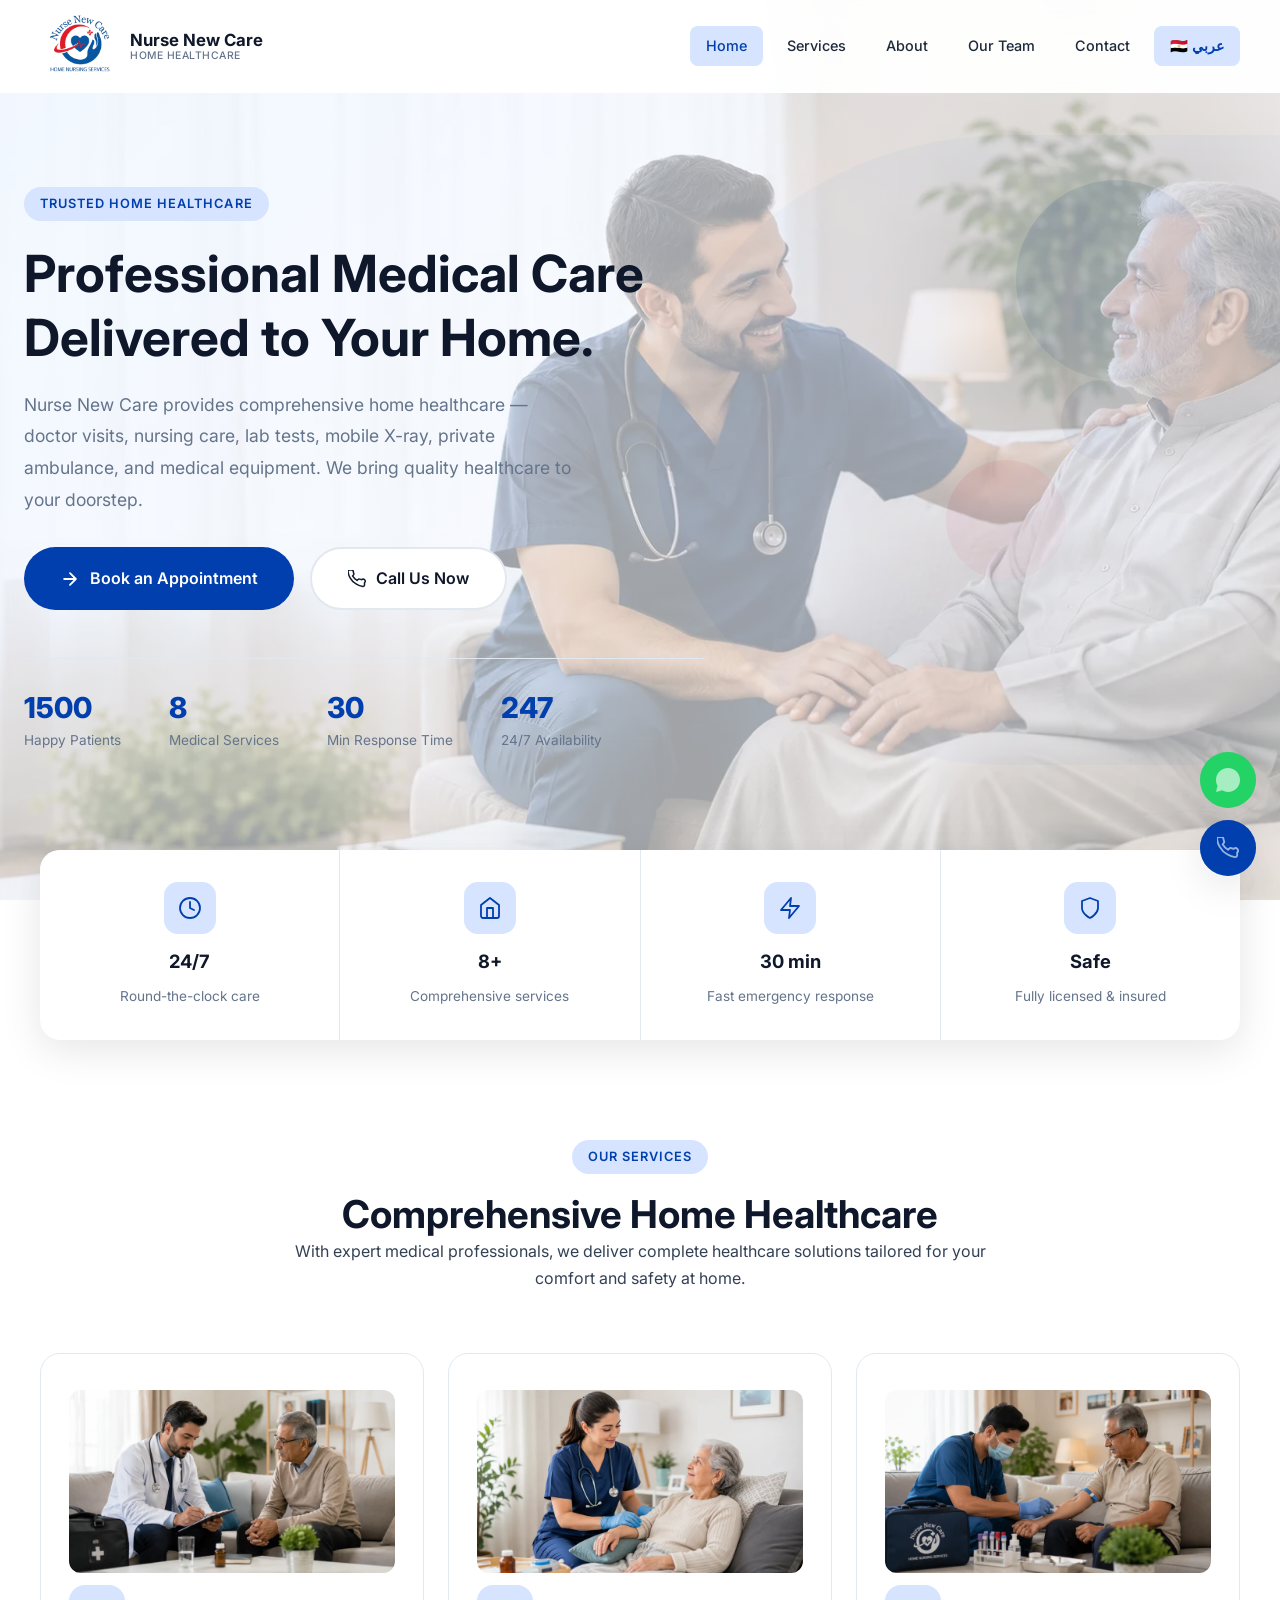
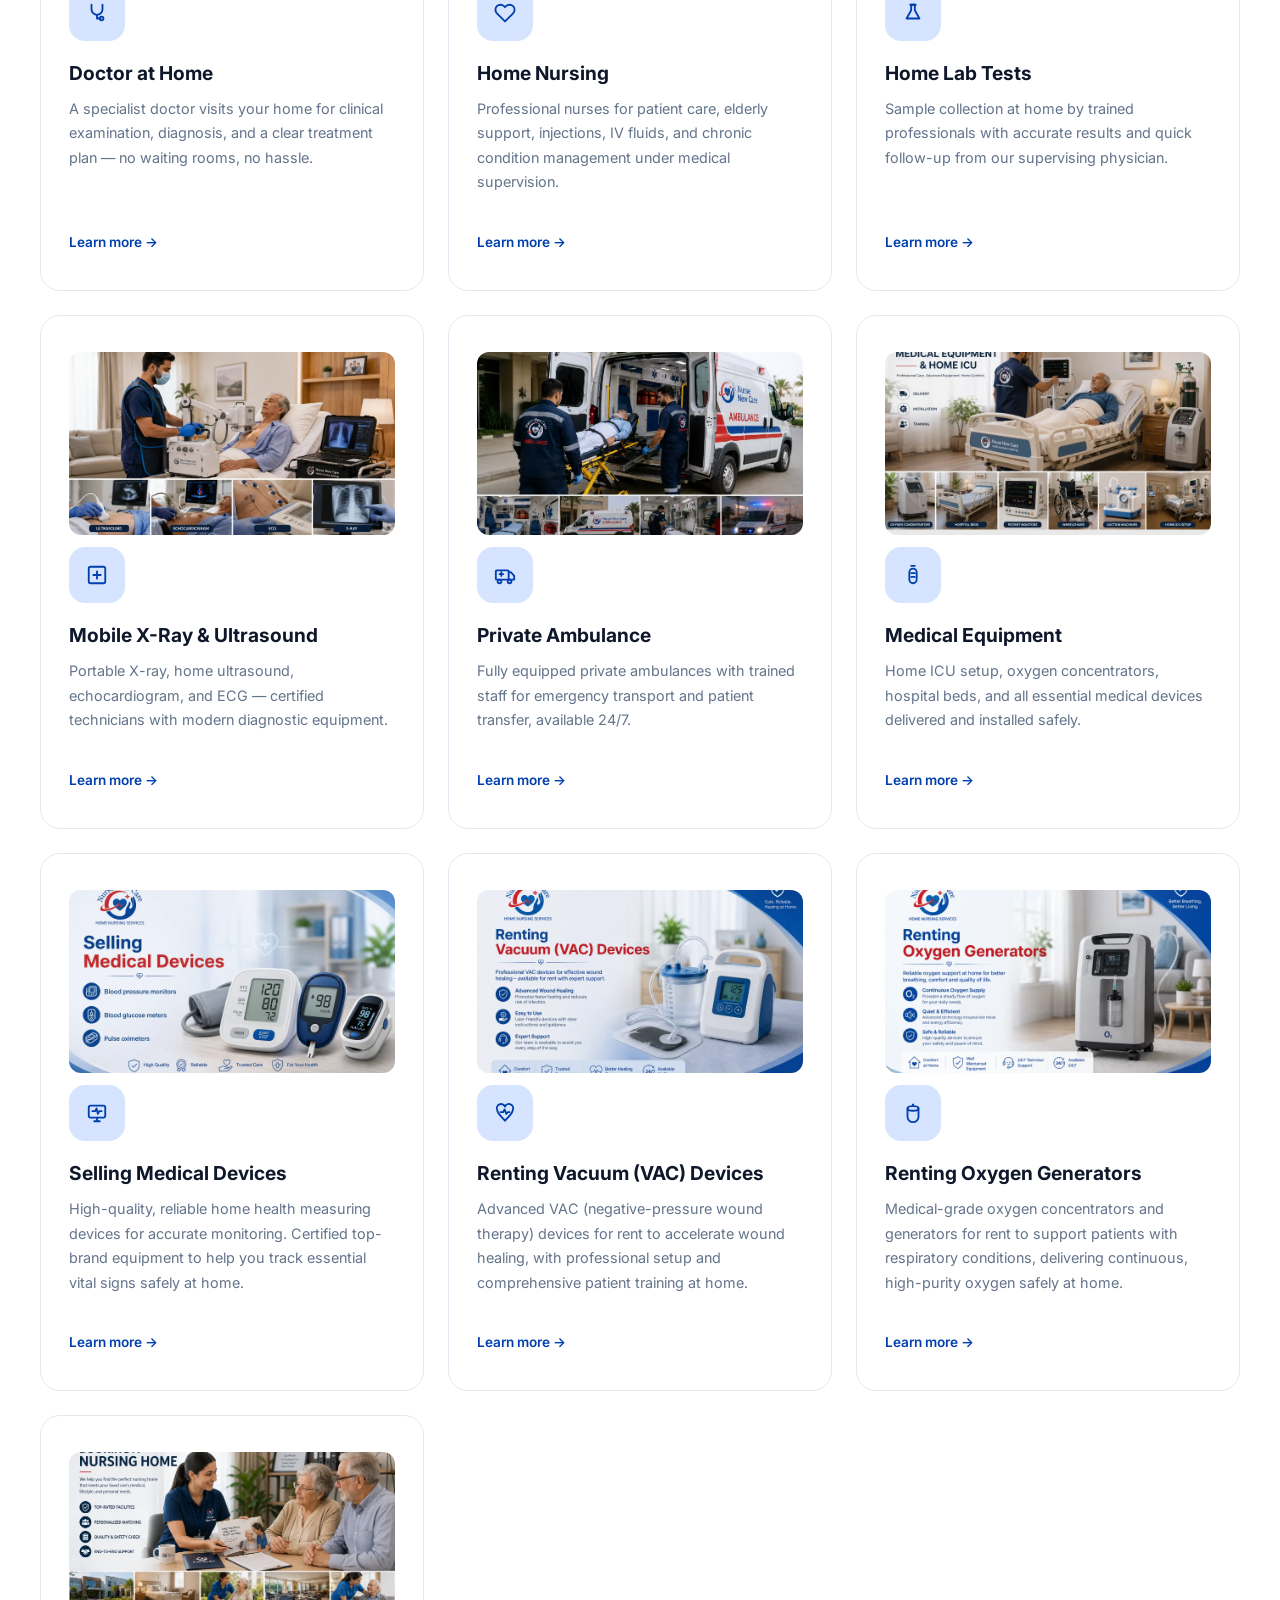
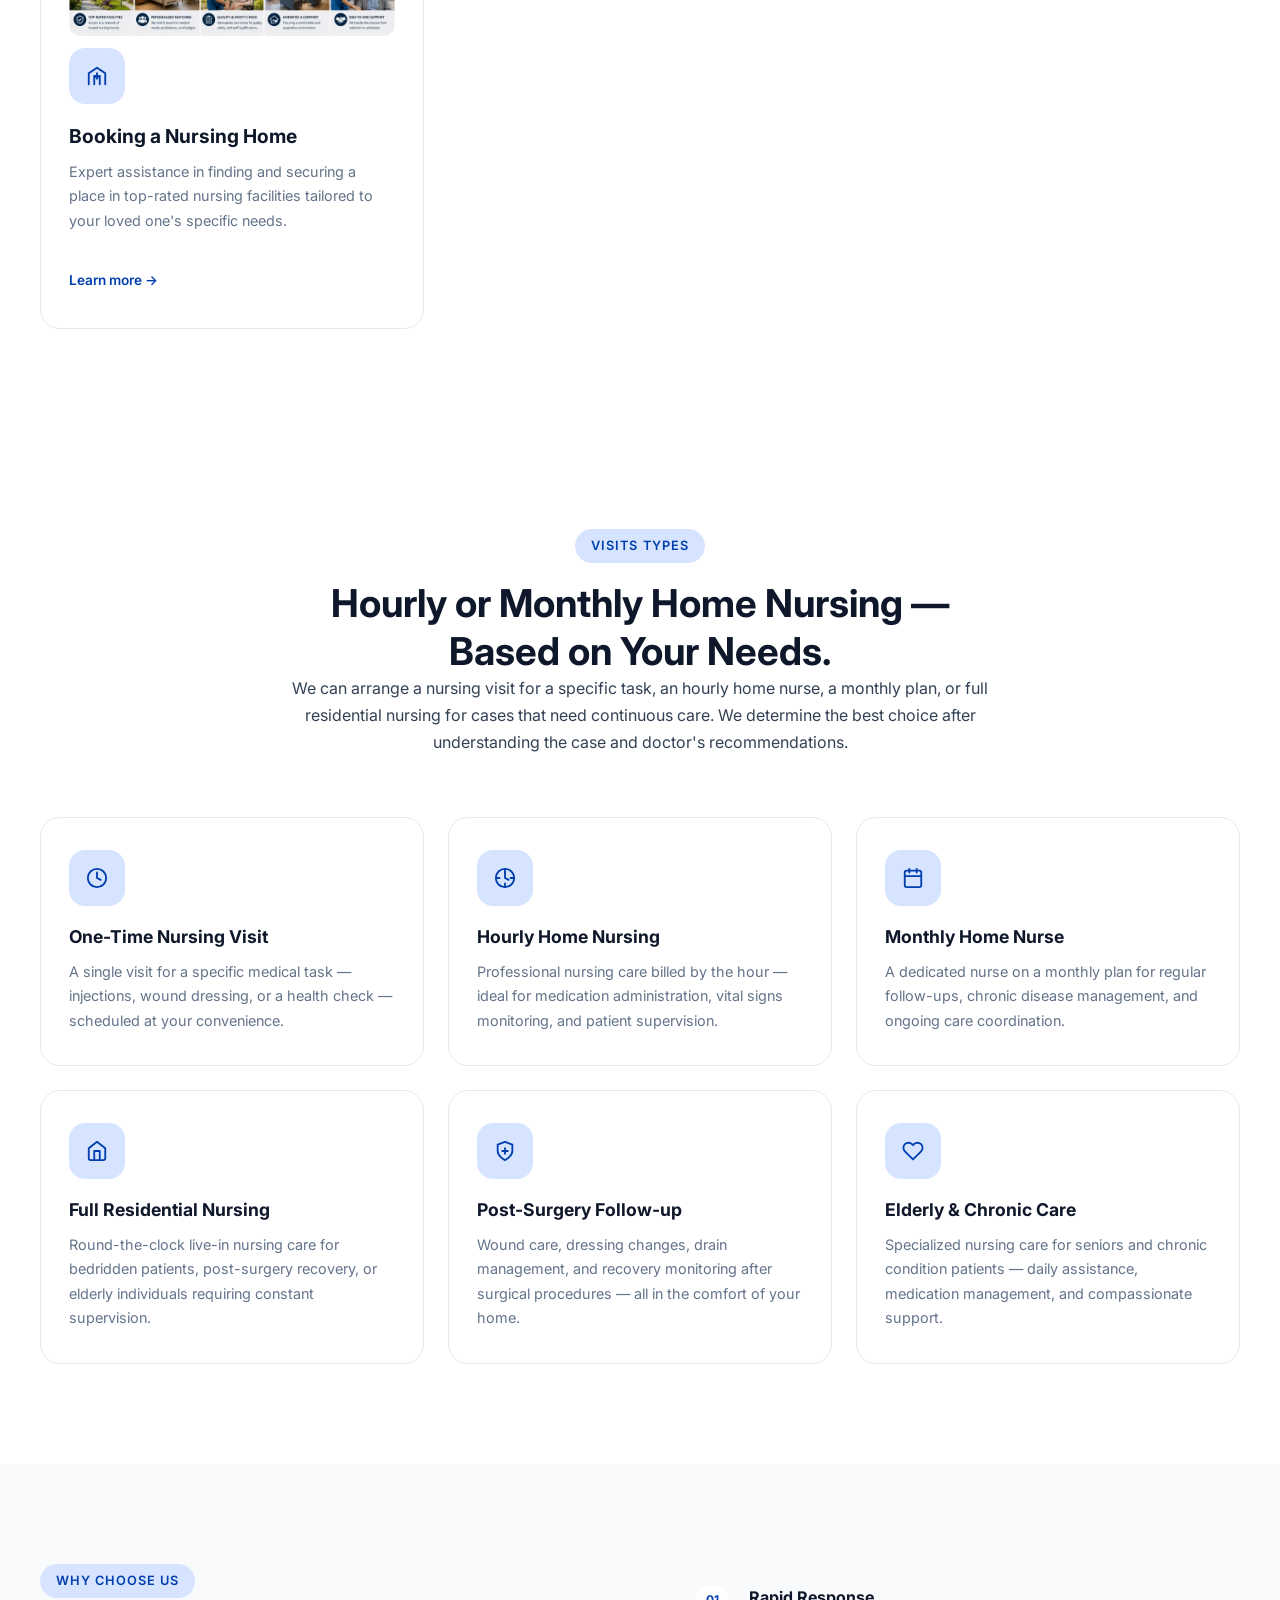
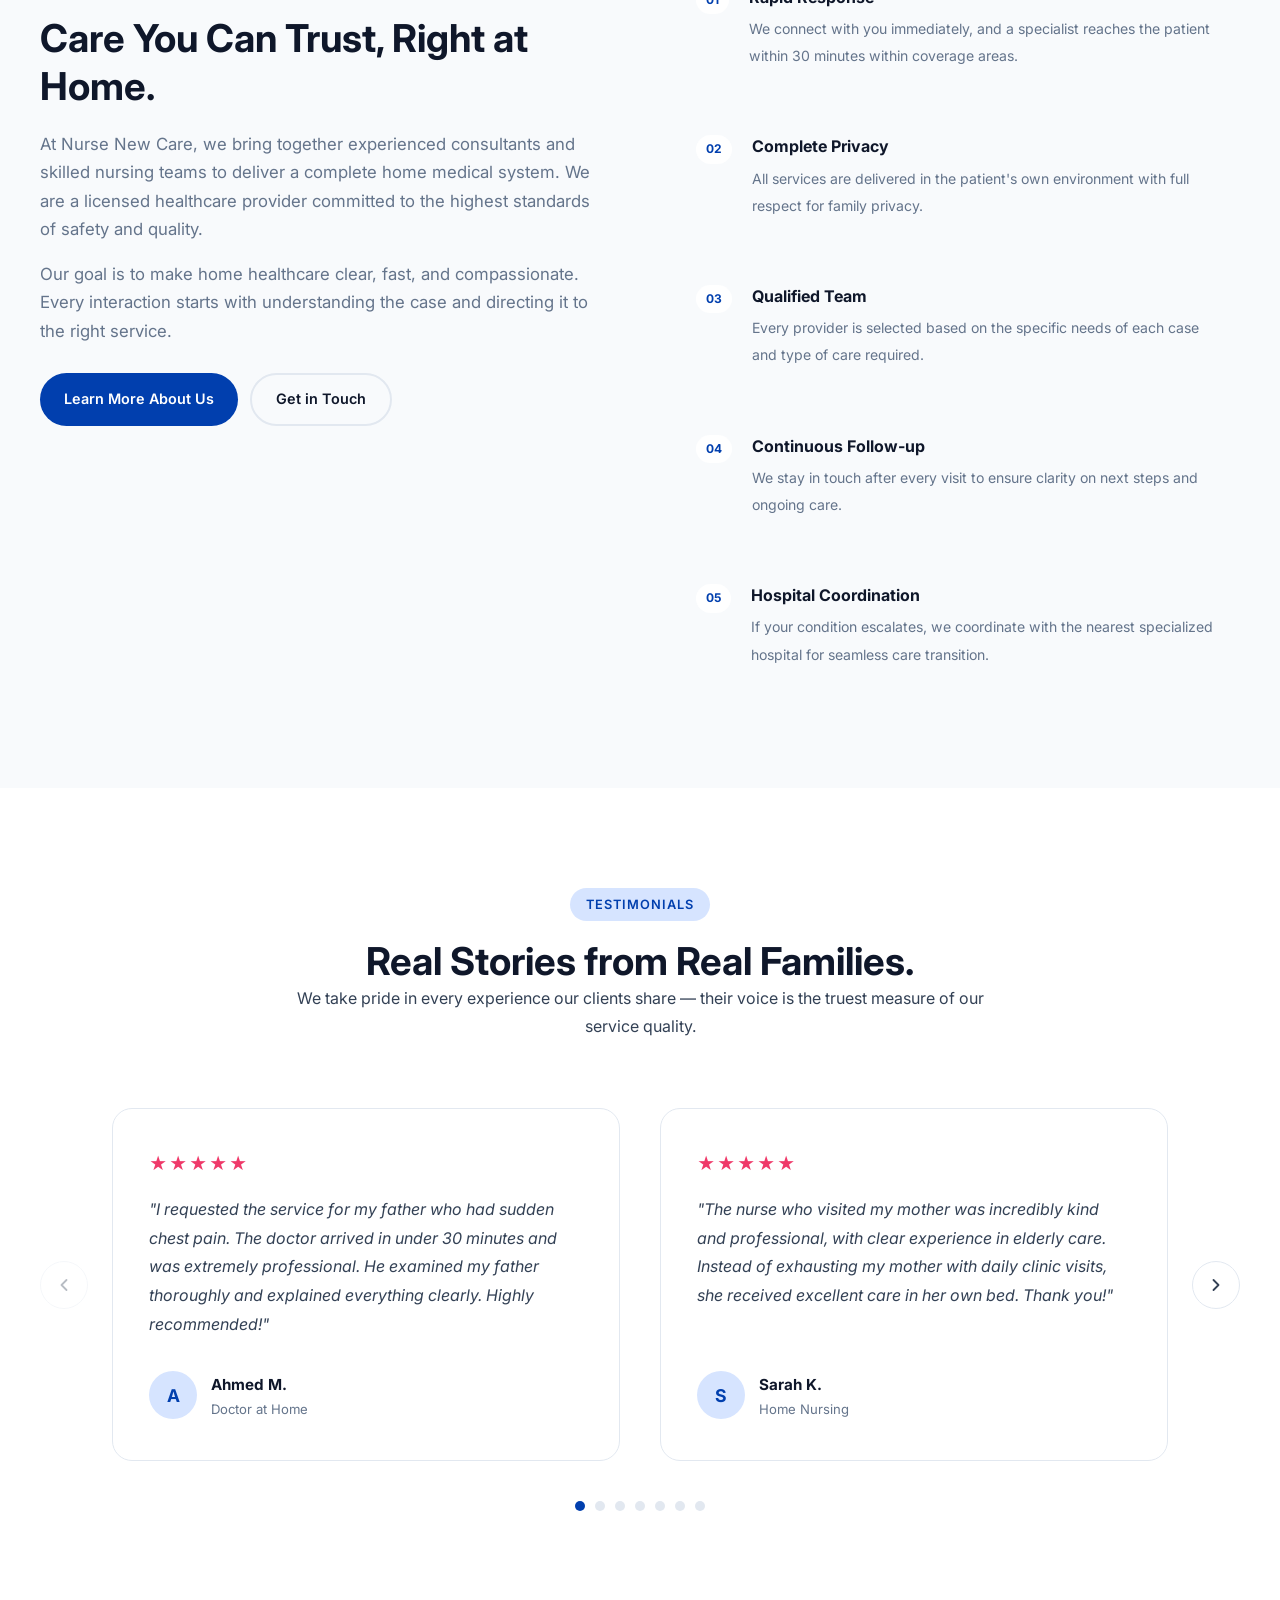
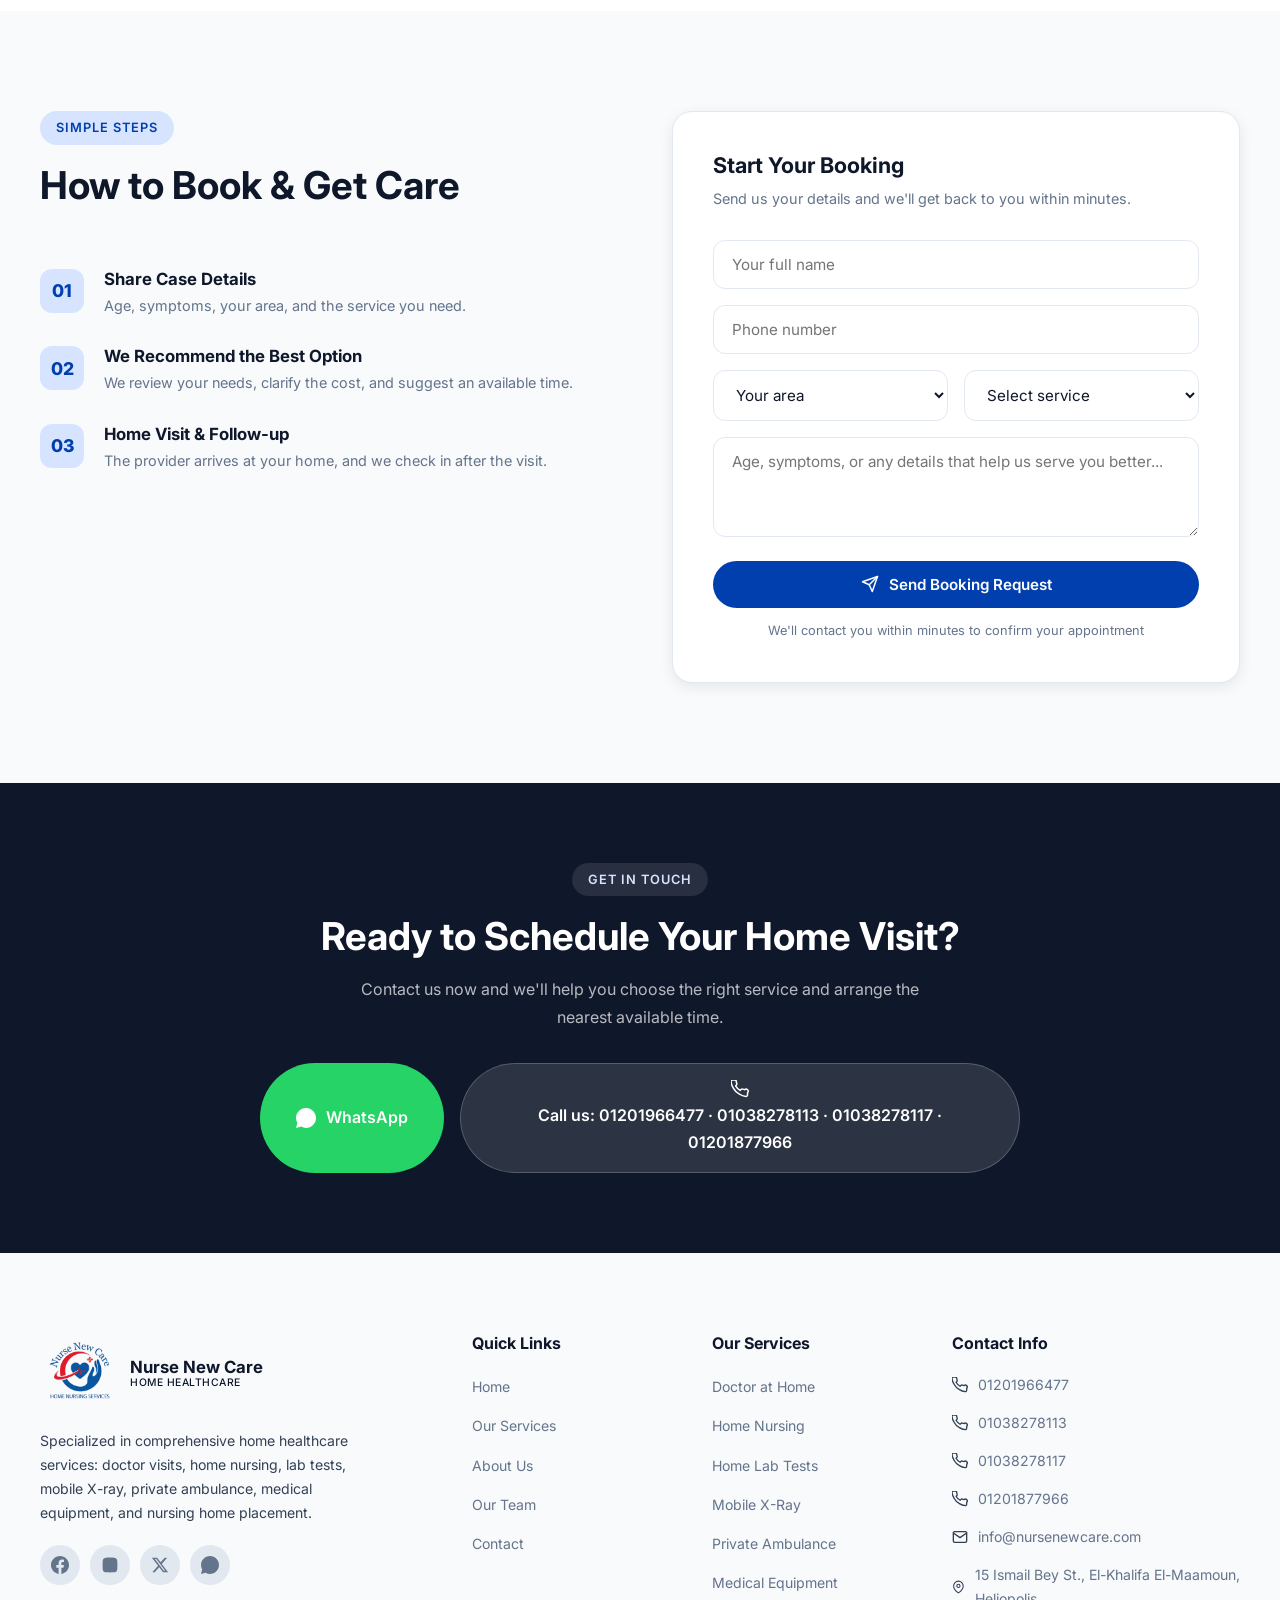
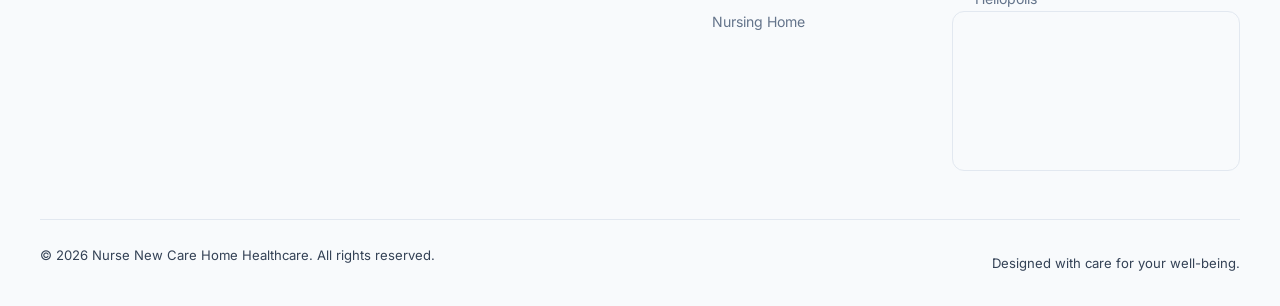
<file: en/index.html>
<!DOCTYPE html>
<html lang="en">
<head>
  <meta charset="UTF-8">
  <meta name="viewport" content="width=device-width, initial-scale=1.0">
  <link rel="icon" type="image/png" href="../images/logo.png">
  <title>Nurse New Care | Home Healthcare Services</title>
  <meta name="description" content="Nurse New Care — professional home healthcare services: doctor visits, home nursing, lab tests, mobile X-ray, private ambulance, and medical equipment delivery.">
  <link rel="canonical" href="https://nursenewcare.com/en/index.html">
  <link rel="alternate" hreflang="en" href="https://nursenewcare.com/en/index.html">
  <link rel="alternate" hreflang="ar" href="https://nursenewcare.com/index.html">
  <link rel="alternate" hreflang="x-default" href="https://nursenewcare.com/index.html">
  <meta property="og:type" content="website">
  <meta property="og:title" content="Nurse New Care | Home Healthcare Services">
  <meta property="og:description" content="Nurse New Care — professional home healthcare services: doctor visits, home nursing, lab tests, mobile X-ray, private ambulance, and medical equipment delivery.">
  <meta property="og:url" content="https://nursenewcare.com/en/index.html">
  <meta property="og:image" content="https://nursenewcare.com/images/og-image.jpg">
  <meta property="og:locale" content="en_US">
  <meta name="twitter:card" content="summary_large_image">
  <meta name="twitter:title" content="Nurse New Care | Home Healthcare Services">
  <meta name="twitter:description" content="Nurse New Care — professional home healthcare services: doctor visits, home nursing, lab tests, mobile X-ray, private ambulance, and medical equipment delivery.">
  <script type="application/ld+json">
  {
    "@context": "https://schema.org",
    "@type": "LocalBusiness",
    "name": "Nurse New Care",
    "description": "Professional home healthcare services: doctor visits, home nursing, lab tests, mobile X-ray, private ambulance, and medical equipment delivery.",
    "url": "https://nursenewcare.com",
    "telephone": "+201201966477",
    "email": "info@nursenewcare.com",
    "address": {
      "@type": "PostalAddress",
      "streetAddress": "15 Ismail Bey St., El-Khalifa El-Maamoun, Heliopolis",
      "addressLocality": "Cairo",
      "addressCountry": "EG"
    },
    "areaServed": { "@type": "City", "name": "Cairo" },
    "priceRange": "$$",
    "aggregateRating": {
      "@type": "AggregateRating",
      "ratingValue": "4.6",
      "reviewCount": "8",
      "bestRating": "5"
    },
    "sameAs": [
      "https://wa.me/201201966477"
    ]
  }
  </script>
  <link rel="preconnect" href="https://fonts.googleapis.com">
  <link rel="preconnect" href="https://fonts.gstatic.com" crossorigin>
  <link href="https://fonts.googleapis.com/css2?family=Inter:wght@400;500;600;700;800&display=swap" rel="stylesheet">
  <link rel="stylesheet" href="../css/style.css">
  <link rel="stylesheet" href="../css/responsive.css">
  <link rel="stylesheet" href="../css/animations.css">
</head>
<body>

  <header class="site-header" data-header>
    <div class="header-inner">
      <a class="brand" href="index.html" aria-label="Nurse New Care">
        <span class="brand-mark"><img src="../images/logo.png" alt="Nurse New Care"></span>
        <span class="brand-text">
          <strong>Nurse New Care</strong>
          <small>Home Healthcare</small>
        </span>
      </a>
      <button class="menu-toggle" type="button" data-menu-toggle aria-label="Open menu">
        <span></span>
        <span></span>
        <span></span>
      </button>
      <nav class="site-nav" data-nav>
        <a href="index.html">Home</a>
        <a href="services.html">Services</a>
        <a href="about.html">About</a>
        <a href="team.html">Our Team</a>
        <a href="contact.html">Contact</a>
        <a href="../index.html" style="display:inline-flex;align-items:center;gap:6px;font-weight:600;">🇪🇬 عربي</a>
      </nav>
    </div>
  </header>

  <main>
    <!-- HERO -->
    <section class="hero">
      <div class="hero-content">
        <span class="eyebrow">Trusted Home Healthcare</span>
        <h1>Professional Medical Care Delivered to Your Home.</h1>
        <p class="hero-copy">Nurse New Care provides comprehensive home healthcare — doctor visits, nursing care, lab tests, mobile X-ray, private ambulance, and medical equipment. We bring quality healthcare to your doorstep.</p>
        <div class="hero-actions">
          <a class="btn-hero-primary" href="contact.html">
            <svg width="20" height="20" viewBox="0 0 24 24" fill="none" stroke="currentColor" stroke-width="2.2" stroke-linecap="round" stroke-linejoin="round"><path d="M5 12h14M12 5l7 7-7 7"/></svg>
            Book an Appointment
          </a>
          <a class="btn-hero-secondary" href="tel:+201201966477">
            <svg width="18" height="18" viewBox="0 0 24 24" fill="none" stroke="currentColor" stroke-width="2" stroke-linecap="round" stroke-linejoin="round"><path d="M22 16.92v3a2 2 0 01-2.18 2 19.79 19.79 0 01-8.63-3.07A19.5 19.5 0 013.07 10.8a19.79 19.79 0 01-3.07-8.67A2 2 0 012 0h3a2 2 0 012 1.72c.127.96.361 1.903.7 2.81a2 2 0 01-.45 2.11L6.09 7.91a16 16 0 006 6l1.27-1.27a2 2 0 012.11-.45c.907.339 1.85.573 2.81.7A2 2 0 0122 16.92z"/></svg>
            Call Us Now
          </a>
        </div>
        <div class="hero-stats">
          <div class="hero-stat">
            <strong data-counter="1500">0</strong>
            <span>Happy Patients</span>
          </div>
          <div class="hero-stat">
            <strong data-counter="8">0</strong>
            <span>Medical Services</span>
          </div>
          <div class="hero-stat">
            <strong data-counter="30">0</strong>
            <span>Min Response Time</span>
          </div>
          <div class="hero-stat">
            <strong data-counter="247">0</strong>
            <span>24/7 Availability</span>
          </div>
        </div>
      </div>
      <div class="hero-visual" aria-hidden="true"></div>
      <div class="hero-shapes" aria-hidden="true">
        <div class="hero-shape hero-shape-1"></div>
        <div class="hero-shape hero-shape-2"></div>
        <div class="hero-shape hero-shape-3"></div>
      </div>
    </section>

    <!-- TRUST STRIP -->
    <div class="trust-strip" aria-label="Trust indicators">
      <div class="trust-item">
        <span class="trust-icon" aria-hidden="true">
          <svg width="24" height="24" viewBox="0 0 24 24" fill="none" stroke="currentColor" stroke-width="1.8" stroke-linecap="round" stroke-linejoin="round"><circle cx="12" cy="12" r="10"/><polyline points="12 6 12 12 16 14"/></svg>
        </span>
        <strong>24/7</strong>
        <span>Round-the-clock care</span>
      </div>
      <div class="trust-item">
        <span class="trust-icon" aria-hidden="true">
          <svg width="24" height="24" viewBox="0 0 24 24" fill="none" stroke="currentColor" stroke-width="1.8" stroke-linecap="round" stroke-linejoin="round"><path d="M3 9l9-7 9 7v11a2 2 0 01-2 2H5a2 2 0 01-2-2z"/><polyline points="9 22 9 12 15 12 15 22"/></svg>
        </span>
        <strong>8+</strong>
        <span>Comprehensive services</span>
      </div>
      <div class="trust-item">
        <span class="trust-icon" aria-hidden="true">
          <svg width="24" height="24" viewBox="0 0 24 24" fill="none" stroke="currentColor" stroke-width="1.8" stroke-linecap="round" stroke-linejoin="round"><polygon points="13 2 3 14 12 14 11 22 21 10 12 10 13 2"/></svg>
        </span>
        <strong>30 min</strong>
        <span>Fast emergency response</span>
      </div>
      <div class="trust-item">
        <span class="trust-icon" aria-hidden="true">
          <svg width="24" height="24" viewBox="0 0 24 24" fill="none" stroke="currentColor" stroke-width="1.8" stroke-linecap="round" stroke-linejoin="round"><path d="M12 22s8-4 8-10V5l-8-3-8 3v7c0 6 8 10 8 10z"/></svg>
        </span>
        <strong>Safe</strong>
        <span>Fully licensed & insured</span>
      </div>
    </div>

    <!-- SERVICES -->
    <section class="section" id="services">
      <div class="section-heading">
        <span class="eyebrow">Our Services</span>
        <h2>Comprehensive Home Healthcare</h2>
        <p>With expert medical professionals, we deliver complete healthcare solutions tailored for your comfort and safety at home.</p>
      </div>
      <div class="services-grid">
        <a class="service-card" href="services.html">
          <img class="service-card-img" src="../images/Doctor at Home.webp" alt="Doctor at Home" loading="lazy">
          <span class="icon">
            <svg width="22" height="22" viewBox="0 0 24 24" fill="none" stroke="currentColor" stroke-width="2" stroke-linecap="round" stroke-linejoin="round"><path d="M6 3v5a6 6 0 0012 0V3"/><path d="M12 14v4h4"/><circle cx="17" cy="18" r="2"/></svg>
          </span>
          <h3>Doctor at Home</h3>
          <p>A specialist doctor visits your home for clinical examination, diagnosis, and a clear treatment plan — no waiting rooms, no hassle.</p>
          <span class="service-link">Learn more &rarr;</span>
        </a>
        <a class="service-card" href="services.html">
          <img class="service-card-img" src="../images/Home Nursing Care.webp" alt="Home Nursing Care" loading="lazy">
          <span class="icon">
            <svg width="22" height="22" viewBox="0 0 24 24" fill="none" stroke="currentColor" stroke-width="2" stroke-linecap="round" stroke-linejoin="round"><path d="M20.84 4.61a5.5 5.5 0 00-7.78 0L12 5.67l-1.06-1.06a5.5 5.5 0 00-7.78 7.78l1.06 1.06L12 21.23l7.78-7.78 1.06-1.06a5.5 5.5 0 000-7.78z"/></svg>
          </span>
          <h3>Home Nursing</h3>
          <p>Professional nurses for patient care, elderly support, injections, IV fluids, and chronic condition management under medical supervision.</p>
          <span class="service-link">Learn more &rarr;</span>
        </a>
        <a class="service-card" href="services.html">
          <img class="service-card-img" src="../images/Home Lab Tests.webp" alt="Home Lab Tests" loading="lazy">
          <span class="icon">
            <svg width="22" height="22" viewBox="0 0 24 24" fill="none" stroke="currentColor" stroke-width="2" stroke-linecap="round" stroke-linejoin="round"><path d="M9 3h6"/><path d="M10 3v6l-5 9h14l-5-9V3z"/></svg>
          </span>
          <h3>Home Lab Tests</h3>
          <p>Sample collection at home by trained professionals with accurate results and quick follow-up from our supervising physician.</p>
          <span class="service-link">Learn more &rarr;</span>
        </a>
        <a class="service-card" href="services.html">
          <img class="service-card-img" src="../images/Mobile X-Ray & Imaging.webp" alt="Mobile X-Ray &amp; Imaging" loading="lazy">
          <span class="icon">
            <svg width="22" height="22" viewBox="0 0 24 24" fill="none" stroke="currentColor" stroke-width="2" stroke-linecap="round" stroke-linejoin="round"><rect x="3" y="3" width="18" height="18" rx="2"/><path d="M12 8v8M8 12h8"/></svg>
          </span>
          <h3>Mobile X-Ray & Ultrasound</h3>
          <p>Portable X-ray, home ultrasound, echocardiogram, and ECG — certified technicians with modern diagnostic equipment.</p>
          <span class="service-link">Learn more &rarr;</span>
        </a>
        <a class="service-card" href="services.html">
          <img class="service-card-img" src="../images/Private Ambulance Service.webp" alt="Private Ambulance Service" loading="lazy">
          <span class="icon">
            <svg width="22" height="22" viewBox="0 0 24 24" fill="none" stroke="currentColor" stroke-width="2" stroke-linecap="round" stroke-linejoin="round"><rect x="2" y="7" width="14" height="10" rx="1"/><path d="M16 9h2.5l3.5 4v4h-6"/><circle cx="6" cy="19" r="2"/><circle cx="17" cy="19" r="2"/><path d="M6 11h4M8 9v4"/></svg>
          </span>
          <h3>Private Ambulance</h3>
          <p>Fully equipped private ambulances with trained staff for emergency transport and patient transfer, available 24/7.</p>
          <span class="service-link">Learn more &rarr;</span>
        </a>
        <a class="service-card" href="services.html">
          <img class="service-card-img" src="../images/Medical Equipment & Home ICU.webp" alt="Medical Equipment &amp; Home ICU" loading="lazy">
          <span class="icon">
            <svg width="22" height="22" viewBox="0 0 24 24" fill="none" stroke="currentColor" stroke-width="2" stroke-linecap="round" stroke-linejoin="round"><rect x="8" y="5" width="8" height="16" rx="4"/><path d="M10 2h4"/><path d="M10 10h4M10 14h4"/></svg>
          </span>
          <h3>Medical Equipment</h3>
          <p>Home ICU setup, oxygen concentrators, hospital beds, and all essential medical devices delivered and installed safely.</p>
          <span class="service-link">Learn more &rarr;</span>
        </a>
        <a class="service-card" href="services.html">
          <img class="service-card-img" src="../images/SellingMedicalDevices.webp" alt="Selling Medical Devices" loading="lazy">
          <span class="icon">
            <svg width="22" height="22" viewBox="0 0 24 24" fill="none" stroke="currentColor" stroke-width="2" stroke-linecap="round" stroke-linejoin="round"><rect x="3" y="4" width="18" height="13" rx="2"/><polyline points="7 10 10 10 11.5 7 13 13 14.5 10 17 10"/><path d="M12 17v4M9 21h6"/></svg>
          </span>
          <h3>Selling Medical Devices</h3>
          <p>High-quality, reliable home health measuring devices for accurate monitoring. Certified top-brand equipment to help you track essential vital signs safely at home.</p>
          <span class="service-link">Learn more &rarr;</span>
        </a>
        <a class="service-card" href="services.html">
          <img class="service-card-img" src="../images/RentingVacuum.webp" alt="Renting Vacuum (VAC) Devices" loading="lazy">
          <span class="icon">
            <svg width="22" height="22" viewBox="0 0 24 24" fill="none" stroke="currentColor" stroke-width="2" stroke-linecap="round" stroke-linejoin="round"><path d="M12 20.5C9 16.5 3.5 13 3.5 8.5A4.5 4.5 0 0 1 12 5a4.5 4.5 0 0 1 8.5 3.5c0 4.5-5.5 8-8.5 12z"/><path d="M7 11h3l1.5-3 2 5 1.5-2h2"/></svg>
          </span>
          <h3>Renting Vacuum (VAC) Devices</h3>
          <p>Advanced VAC (negative-pressure wound therapy) devices for rent to accelerate wound healing, with professional setup and comprehensive patient training at home.</p>
          <span class="service-link">Learn more &rarr;</span>
        </a>
        <a class="service-card" href="services.html">
          <img class="service-card-img" src="../images/RentingOxygen.webp" alt="Renting Oxygen Generators" loading="lazy">
          <span class="icon">
            <svg width="22" height="22" viewBox="0 0 24 24" fill="none" stroke="currentColor" stroke-width="2" stroke-linecap="round" stroke-linejoin="round"><ellipse cx="12" cy="7" rx="6" ry="2.5"/><path d="M6 7v9a6 6 0 0 0 12 0V7"/><path d="M12 4.5V2.5"/></svg>
          </span>
          <h3>Renting Oxygen Generators</h3>
          <p>Medical-grade oxygen concentrators and generators for rent to support patients with respiratory conditions, delivering continuous, high-purity oxygen safely at home.</p>
          <span class="service-link">Learn more &rarr;</span>
        </a>
        <a class="service-card" href="services.html">
          <img class="service-card-img" src="../images/Booking a Nursing Home.webp" alt="Booking a Nursing Home" loading="lazy">
          <span class="icon">
            <svg width="22" height="22" viewBox="0 0 24 24" fill="none" stroke="currentColor" stroke-width="2" stroke-linecap="round" stroke-linejoin="round"><path d="M3 21V9l9-6 9 6v12"/><path d="M9 21V13h6v8"/><path d="M12 9v6M9 12h6"/></svg>
          </span>
          <h3>Booking a Nursing Home</h3>
          <p>Expert assistance in finding and securing a place in top-rated nursing facilities tailored to your loved one's specific needs.</p>
          <span class="service-link">Learn more &rarr;</span>
        </a>
      </div>
    </section>

    <!-- VISITS TYPES -->
    <section class="section" id="visits-types">
      <div class="section-heading">
        <span class="eyebrow">Visits Types</span>
        <h2>Hourly or Monthly Home Nursing — Based on Your Needs.</h2>
        <p>We can arrange a nursing visit for a specific task, an hourly home nurse, a monthly plan, or full residential nursing for cases that need continuous care. We determine the best choice after understanding the case and doctor's recommendations.</p>
      </div>
      <div class="visits-types-grid">
        <div class="visit-type-card">
          <span class="icon">
            <svg width="22" height="22" viewBox="0 0 24 24" fill="none" stroke="currentColor" stroke-width="2" stroke-linecap="round" stroke-linejoin="round"><circle cx="12" cy="12" r="10"/><polyline points="12 6 12 12 16 14"/></svg>
          </span>
          <h3>One-Time Nursing Visit</h3>
          <p>A single visit for a specific medical task — injections, wound dressing, or a health check — scheduled at your convenience.</p>
        </div>
        <div class="visit-type-card">
          <span class="icon">
            <svg width="22" height="22" viewBox="0 0 24 24" fill="none" stroke="currentColor" stroke-width="2" stroke-linecap="round" stroke-linejoin="round"><circle cx="12" cy="12" r="10"/><polyline points="12 6 12 12 16 14"/><path d="M12 2v4M22 12h-4M12 22v-4M2 12h4"/></svg>
          </span>
          <h3>Hourly Home Nursing</h3>
          <p>Professional nursing care billed by the hour — ideal for medication administration, vital signs monitoring, and patient supervision.</p>
        </div>
        <div class="visit-type-card">
          <span class="icon">
            <svg width="22" height="22" viewBox="0 0 24 24" fill="none" stroke="currentColor" stroke-width="2" stroke-linecap="round" stroke-linejoin="round"><rect x="3" y="4" width="18" height="18" rx="2"/><line x1="16" y1="2" x2="16" y2="6"/><line x1="8" y1="2" x2="8" y2="6"/><line x1="3" y1="10" x2="21" y2="10"/></svg>
          </span>
          <h3>Monthly Home Nurse</h3>
          <p>A dedicated nurse on a monthly plan for regular follow-ups, chronic disease management, and ongoing care coordination.</p>
        </div>
        <div class="visit-type-card">
          <span class="icon">
            <svg width="22" height="22" viewBox="0 0 24 24" fill="none" stroke="currentColor" stroke-width="2" stroke-linecap="round" stroke-linejoin="round"><path d="M3 9l9-7 9 7v11a2 2 0 01-2 2H5a2 2 0 01-2-2z"/><polyline points="9 22 9 12 15 12 15 22"/></svg>
          </span>
          <h3>Full Residential Nursing</h3>
          <p>Round-the-clock live-in nursing care for bedridden patients, post-surgery recovery, or elderly individuals requiring constant supervision.</p>
        </div>
        <div class="visit-type-card">
          <span class="icon">
            <svg width="22" height="22" viewBox="0 0 24 24" fill="none" stroke="currentColor" stroke-width="2" stroke-linecap="round" stroke-linejoin="round"><path d="M12 22s8-4 8-10V5l-8-3-8 3v7c0 6 8 10 8 10z"/><path d="M9 12h6M12 9v6"/></svg>
          </span>
          <h3>Post-Surgery Follow-up</h3>
          <p>Wound care, dressing changes, drain management, and recovery monitoring after surgical procedures — all in the comfort of your home.</p>
        </div>
        <div class="visit-type-card">
          <span class="icon">
            <svg width="22" height="22" viewBox="0 0 24 24" fill="none" stroke="currentColor" stroke-width="2" stroke-linecap="round" stroke-linejoin="round"><path d="M20.84 4.61a5.5 5.5 0 00-7.78 0L12 5.67l-1.06-1.06a5.5 5.5 0 00-7.78 7.78l1.06 1.06L12 21.23l7.78-7.78 1.06-1.06a5.5 5.5 0 000-7.78z"/></svg>
          </span>
          <h3>Elderly & Chronic Care</h3>
          <p>Specialized nursing care for seniors and chronic condition patients — daily assistance, medication management, and compassionate support.</p>
        </div>
      </div>
    </section>

    <!-- ABOUT / VALUES -->
    <section class="section bg-alt-section" id="about">
      <div class="split-layout">
        <div class="about-intro">
          <span class="eyebrow">Why Choose Us</span>
          <h2>Care You Can Trust, Right at Home.</h2>
          <p>At Nurse New Care, we bring together experienced consultants and skilled nursing teams to deliver a complete home medical system. We are a licensed healthcare provider committed to the highest standards of safety and quality.</p>
          <p>Our goal is to make home healthcare clear, fast, and compassionate. Every interaction starts with understanding the case and directing it to the right service.</p>
          <div class="about-actions">
            <a class="about-action about-action--primary" href="about.html">Learn More About Us</a>
            <a class="about-action about-action--outline" href="contact.html">Get in Touch</a>
          </div>
        </div>
        <div class="value-list">
          <div class="value-item">
            <span class="value-number">01</span>
            <div>
              <strong>Rapid Response</strong>
              <span>We connect with you immediately, and a specialist reaches the patient within 30 minutes within coverage areas.</span>
            </div>
          </div>
          <div class="value-item">
            <span class="value-number">02</span>
            <div>
              <strong>Complete Privacy</strong>
              <span>All services are delivered in the patient's own environment with full respect for family privacy.</span>
            </div>
          </div>
          <div class="value-item">
            <span class="value-number">03</span>
            <div>
              <strong>Qualified Team</strong>
              <span>Every provider is selected based on the specific needs of each case and type of care required.</span>
            </div>
          </div>
          <div class="value-item">
            <span class="value-number">04</span>
            <div>
              <strong>Continuous Follow-up</strong>
              <span>We stay in touch after every visit to ensure clarity on next steps and ongoing care.</span>
            </div>
          </div>
          <div class="value-item">
            <span class="value-number">05</span>
            <div>
              <strong>Hospital Coordination</strong>
              <span>If your condition escalates, we coordinate with the nearest specialized hospital for seamless care transition.</span>
            </div>
          </div>
        </div>
      </div>
    </section>

    <!-- TESTIMONIALS -->
    <section class="section" id="testimonials">
      <div class="section-heading">
        <span class="eyebrow">Testimonials</span>
        <h2>Real Stories from Real Families.</h2>
        <p>We take pride in every experience our clients share — their voice is the truest measure of our service quality.</p>
      </div>
      <div class="testimonials-slider">
        <button class="t-nav t-nav--prev" aria-label="Previous" disabled>
          <svg width="20" height="20" viewBox="0 0 24 24" fill="none" stroke="currentColor" stroke-width="2.2" stroke-linecap="round" stroke-linejoin="round" aria-hidden="true"><polyline points="15 18 9 12 15 6"/></svg>
        </button>
        <div class="testimonials-viewport">
          <div class="testimonials-track">

            <article class="testimonial-card">
              <div class="testimonial-inner">
                <div class="testimonial-stars" aria-label="5 star rating">★★★★★</div>
                <p class="testimonial-text">"I requested the service for my father who had sudden chest pain. The doctor arrived in under 30 minutes and was extremely professional. He examined my father thoroughly and explained everything clearly. Highly recommended!"</p>
                <div class="testimonial-author">
                  <div class="testimonial-avatar">A</div>
                  <div>
                    <strong>Ahmed M.</strong>
                    <span>Doctor at Home</span>
                  </div>
                </div>
              </div>
            </article>

            <article class="testimonial-card">
              <div class="testimonial-inner">
                <div class="testimonial-stars" aria-label="5 star rating">★★★★★</div>
                <p class="testimonial-text">"The nurse who visited my mother was incredibly kind and professional, with clear experience in elderly care. Instead of exhausting my mother with daily clinic visits, she received excellent care in her own bed. Thank you!"</p>
                <div class="testimonial-author">
                  <div class="testimonial-avatar">S</div>
                  <div>
                    <strong>Sarah K.</strong>
                    <span>Home Nursing</span>
                  </div>
                </div>
              </div>
            </article>

            <article class="testimonial-card">
              <div class="testimonial-inner">
                <div class="testimonial-stars" aria-label="4 star rating">★★★★☆</div>
                <p class="testimonial-text">"Blood samples were taken from my wife at home with complete ease. Results came back quickly, and everything was handled with cleanliness and high professionalism. They saved us so much time and effort!"</p>
                <div class="testimonial-author">
                  <div class="testimonial-avatar">Y</div>
                  <div>
                    <strong>Youssef R.</strong>
                    <span>Home Lab Tests</span>
                  </div>
                </div>
              </div>
            </article>

            <article class="testimonial-card">
              <div class="testimonial-inner">
                <div class="testimonial-stars" aria-label="5 star rating">★★★★★</div>
                <p class="testimonial-text">"We had an ultrasound done for my father at home since he has difficulty moving. The equipment was modern and accurate, and the results helped his doctor significantly. An amazing service that exceeded my expectations."</p>
                <div class="testimonial-author">
                  <div class="testimonial-avatar">F</div>
                  <div>
                    <strong>Fatima W.</strong>
                    <span>Mobile Ultrasound</span>
                  </div>
                </div>
              </div>
            </article>

            <article class="testimonial-card">
              <div class="testimonial-inner">
                <div class="testimonial-stars" aria-label="4 star rating">★★★★☆</div>
                <p class="testimonial-text">"The doctor was excellent with clear experience. His diagnosis was accurate and most importantly, he explained everything in simple, reassuring terms. This service truly deserves all the praise."</p>
                <div class="testimonial-author">
                  <div class="testimonial-avatar">R</div>
                  <div>
                    <strong>Ramy T.</strong>
                    <span>Doctor at Home</span>
                  </div>
                </div>
              </div>
            </article>

            <article class="testimonial-card">
              <div class="testimonial-inner">
                <div class="testimonial-stars" aria-label="5 star rating">★★★★★</div>
                <p class="testimonial-text">"God bless you! The nurse who visited my brother after surgery was professional, cheerful, and clearly knew exactly what he was doing. We felt complete peace of mind knowing my brother was in safe hands."</p>
                <div class="testimonial-author">
                  <div class="testimonial-avatar">N</div>
                  <div>
                    <strong>Noor S.</strong>
                    <span>Home Nursing</span>
                  </div>
                </div>
              </div>
            </article>

            <article class="testimonial-card">
              <div class="testimonial-inner">
                <div class="testimonial-stars" aria-label="4 star rating">★★★★☆</div>
                <p class="testimonial-text">"You made things so much easier for us — no more waiting in lab reception halls. All tests were done at home with complete sterilization and zero stress. Thank you for your professionalism."</p>
                <div class="testimonial-author">
                  <div class="testimonial-avatar">H</div>
                  <div>
                    <strong>Hisham F.</strong>
                    <span>Home Lab Tests</span>
                  </div>
                </div>
              </div>
            </article>

            <article class="testimonial-card">
              <div class="testimonial-inner">
                <div class="testimonial-stars" aria-label="3 star rating">★★★☆☆</div>
                <p class="testimonial-text">"We had a cardiac echo done for my mother at home. The technician was very cooperative and explained the initial indicators. The service honestly exceeded our expectations and saved my mother so much effort."</p>
                <div class="testimonial-author">
                  <div class="testimonial-avatar">A</div>
                  <div>
                    <strong>Aya M.</strong>
                    <span>Cardiac Echo</span>
                  </div>
                </div>
              </div>
            </article>

          </div>
        </div>
        <button class="t-nav t-nav--next" aria-label="Next">
          <svg width="20" height="20" viewBox="0 0 24 24" fill="none" stroke="currentColor" stroke-width="2.2" stroke-linecap="round" stroke-linejoin="round" aria-hidden="true"><polyline points="9 18 15 12 9 6"/></svg>
        </button>
      </div>
      <div class="testimonials-dots" aria-hidden="true"></div>
    </section>

    <!-- BOOKING -->
    <section class="section bg-alt-section" id="booking">
      <div class="booking-layout">
        <div class="process-guide">
          <div class="section-heading" style="text-align:left; margin-left:0;">
            <span class="eyebrow">Simple Steps</span>
            <h2>How to Book & Get Care</h2>
          </div>
          <div class="steps">
            <div class="step">
              <span class="step-number">01</span>
              <div>
                <h3>Share Case Details</h3>
                <p>Age, symptoms, your area, and the service you need.</p>
              </div>
            </div>
            <div class="step">
              <span class="step-number">02</span>
              <div>
                <h3>We Recommend the Best Option</h3>
                <p>We review your needs, clarify the cost, and suggest an available time.</p>
              </div>
            </div>
            <div class="step">
              <span class="step-number">03</span>
              <div>
                <h3>Home Visit & Follow-up</h3>
                <p>The provider arrives at your home, and we check in after the visit.</p>
              </div>
            </div>
          </div>
        </div>

        <div class="booking-form-wrap">
          <div class="booking-form-header">
            <h3>Start Your Booking</h3>
            <p>Send us your details and we'll get back to you within minutes.</p>
          </div>
          <form class="booking-form" id="bookingForm" method="POST" action="https://api.web3forms.com/submit" novalidate>
            <input type="hidden" name="access_key" value="0a6a9eb3-32a2-4839-8dc1-5b585becca03">
            <input type="hidden" name="subject" value="New Booking - Nurse New Care">
            <input type="hidden" name="from_name" value="Nurse New Care Website">
            <input type="hidden" name="redirect" value="false">
            <input type="checkbox" name="botcheck" style="display:none">
            <div class="form-group">
              <input type="text" id="bf-name" name="name" placeholder="Your full name" required autocomplete="name">
            </div>
            <div class="form-group">
              <input type="tel" id="bf-phone" name="phone" placeholder="Phone number" required autocomplete="tel">
            </div>
            <div class="form-row">
              <div class="form-group">
                <select id="bf-area" name="area" required>
                  <option value="" disabled selected>Your area</option>
                  <option value="Downtown">Downtown</option>
                  <option value="Suburbs">Suburbs</option>
                  <option value="Rural">Rural</option>
                </select>
              </div>
              <div class="form-group">
                <select id="bf-service" name="service" required>
                  <option value="" disabled selected>Select service</option>
                  <option value="Doctor at Home">Doctor at Home</option>
                  <option value="Home Nursing">Home Nursing</option>
                  <option value="Home Lab Tests">Home Lab Tests</option>
                  <option value="Mobile X-Ray">Mobile X-Ray / Ultrasound</option>
                  <option value="Private Ambulance">Private Ambulance</option>
                  <option value="Medical Equipment">Medical Equipment</option>
                  <option value="Nursing Home">Nursing Home</option>
                </select>
              </div>
            </div>
            <div class="form-group">
              <textarea id="bf-notes" name="notes" placeholder="Age, symptoms, or any details that help us serve you better..." rows="3"></textarea>
            </div>
            <div class="form-footer">
              <button type="submit" class="btn btn-primary btn-submit">
                <svg width="18" height="18" viewBox="0 0 24 24" fill="none" stroke="currentColor" stroke-width="2" stroke-linecap="round" stroke-linejoin="round" aria-hidden="true"><line x1="22" y1="2" x2="11" y2="13"/><polygon points="22 2 15 22 11 13 2 9 22 2"/></svg>
                <span>Send Booking Request</span>
              </button>
              <p class="form-note">We'll contact you within minutes to confirm your appointment</p>
            </div>
          </form>
        </div>
      </div>
    </section>

    <!-- CONTACT BAND -->
    <section class="contact-band" id="contact">
      <span class="eyebrow">Get In Touch</span>
      <h2>Ready to Schedule Your Home Visit?</h2>
      <p>Contact us now and we'll help you choose the right service and arrange the nearest available time.</p>
      <div class="contact-actions">
        <a class="contact-btn contact-btn--whatsapp" href="https://wa.me/201201966477" target="_blank" rel="noreferrer">
          <svg width="20" height="20" viewBox="0 0 24 24" fill="currentColor" aria-hidden="true"><path d="M17.472 14.382c-.297-.149-1.758-.867-2.03-.967-.273-.099-.471-.148-.67.15-.197.297-.767.966-.94 1.164-.173.199-.347.223-.644.075-.297-.15-1.255-.463-2.39-1.475-.883-.788-1.48-1.761-1.653-2.059-.173-.297-.018-.458.13-.606.134-.133.298-.347.446-.52.149-.174.198-.298.298-.497.099-.198.05-.371-.025-.52-.075-.149-.669-1.612-.916-2.207-.242-.579-.487-.5-.669-.51-.173-.008-.371-.01-.57-.01-.198 0-.52.074-.792.372-.272.297-1.04 1.016-1.04 2.479 0 1.462 1.065 2.875 1.213 3.074.149.198 2.096 3.2 5.077 4.487.709.306 1.262.489 1.694.625.712.227 1.36.195 1.871.118.571-.085 1.758-.719 2.006-1.413.248-.694.248-1.289.173-1.413-.074-.124-.272-.198-.57-.347zM12 0C5.373 0 0 5.373 0 12c0 2.127.558 4.122 1.532 5.857L.057 23.882l6.186-1.623A11.945 11.945 0 0012 24c6.627 0 12-5.373 12-12S18.627 0 12 0z"/></svg>
          WhatsApp
        </a>
        <a class="contact-btn contact-btn--phone contact-btn--phones" href="tel:+201201966477">
          <svg width="18" height="18" viewBox="0 0 24 24" fill="none" stroke="currentColor" stroke-width="2" stroke-linecap="round" stroke-linejoin="round" aria-hidden="true"><path d="M22 16.92v3a2 2 0 01-2.18 2 19.79 19.79 0 01-8.63-3.07A19.5 19.5 0 013.07 10.8a19.79 19.79 0 01-3.07-8.67A2 2 0 012 0h3a2 2 0 012 1.72c.127.96.361 1.903.7 2.81a2 2 0 01-.45 2.11L6.09 7.91a16 16 0 006 6l1.27-1.27a2 2 0 012.11-.45c.907.339 1.85.573 2.81.7A2 2 0 0122 16.92z"/></svg>
          Call us: 01201966477 · 01038278113 · 01038278117 · 01201877966
        </a>
      </div>
    </section>
  </main>

  <footer class="site-footer">
    <div class="footer-grid">
      <div class="footer-col">
        <a class="brand" href="index.html" aria-label="Nurse New Care">
          <span class="brand-mark"><img src="../images/logo.png" alt="Nurse New Care"></span>
          <span class="brand-text">
            <strong>Nurse New Care</strong>
            <small>Home Healthcare</small>
          </span>
        </a>
        <p class="footer-desc">Specialized in comprehensive home healthcare services: doctor visits, home nursing, lab tests, mobile X-ray, private ambulance, medical equipment, and nursing home placement.</p>
        <div class="footer-socials">
          <a class="social-btn" href="#" target="_blank" rel="noreferrer" aria-label="Facebook">
            <svg width="18" height="18" viewBox="0 0 24 24" fill="currentColor" aria-hidden="true"><path d="M24 12.073c0-6.627-5.373-12-12-12s-12 5.373-12 12c0 5.99 4.388 10.954 10.125 11.854v-8.385H7.078v-3.47h3.047V9.43c0-3.007 1.792-4.669 4.533-4.669 1.312 0 2.686.235 2.686.235v2.953H15.83c-1.491 0-1.956.925-1.956 1.874v2.25h3.328l-.532 3.47h-2.796v8.385C19.612 23.027 24 18.062 24 12.073z"/></svg>
          </a>
          <a class="social-btn" href="#" target="_blank" rel="noreferrer" aria-label="Instagram">
            <svg width="18" height="18" viewBox="0 0 24 24" fill="currentColor" aria-hidden="true"><path d="M12 2.163c3.204 0 3.584.012 4.85.07 3.252.148 4.771 1.691 4.919 4.919.058 1.265.069 1.645.069 4.849 0 3.205-.012 3.584-.069 4.849-.149 3.225-1.664 4.771-4.919 4.919-1.266.058-1.644.07-4.85.07-3.204 0-3.584-.012-4.849-.07-3.26-.149-4.771-1.699-4.919-4.92-.058-1.265-.07-1.644-.07-4.849 0-3.204.013-3.583.07-4.849.149-3.227 1.664-4.771 4.919-4.919 1.266-.057 1.645-.069 4.849-.069z"/></svg>
          </a>
          <a class="social-btn" href="#" target="_blank" rel="noreferrer" aria-label="Twitter">
            <svg width="18" height="18" viewBox="0 0 24 24" fill="currentColor" aria-hidden="true"><path d="M18.244 2.25h3.308l-7.227 8.26 8.502 11.24H16.17l-5.214-6.817L4.99 21.75H1.68l7.73-8.835L1.254 2.25H8.08l4.713 6.231zm-1.161 17.52h1.833L7.084 4.126H5.117z"/></svg>
          </a>
          <a class="social-btn" href="#" target="_blank" rel="noreferrer" aria-label="WhatsApp">
            <svg width="18" height="18" viewBox="0 0 24 24" fill="currentColor" aria-hidden="true"><path d="M17.472 14.382c-.297-.149-1.758-.867-2.03-.967-.273-.099-.471-.148-.67.15-.197.297-.767.966-.94 1.164-.173.199-.347.223-.644.075-.297-.15-1.255-.463-2.39-1.475-.883-.788-1.48-1.761-1.653-2.059-.173-.297-.018-.458.13-.606.134-.133.298-.347.446-.52.149-.174.198-.298.298-.497.099-.198.05-.371-.025-.52-.075-.149-.669-1.612-.916-2.207-.242-.579-.487-.5-.669-.51-.173-.008-.371-.01-.57-.01-.198 0-.52.074-.792.372-.272.297-1.04 1.016-1.04 2.479 0 1.462 1.065 2.875 1.213 3.074.149.198 2.096 3.2 5.077 4.487.709.306 1.262.489 1.694.625.712.227 1.36.195 1.871.118.571-.085 1.758-.719 2.006-1.413.248-.694.248-1.289.173-1.413-.074-.124-.272-.198-.57-.347zM12 0C5.373 0 0 5.373 0 12c0 2.127.558 4.122 1.532 5.857L.057 23.882l6.186-1.623A11.945 11.945 0 0012 24c6.627 0 12-5.373 12-12S18.627 0 12 0z"/></svg>
          </a>
        </div>
      </div>

      <div class="footer-col">
        <h4 class="footer-heading">Quick Links</h4>
        <ul class="footer-links">
          <li><a href="index.html">Home</a></li>
          <li><a href="services.html">Our Services</a></li>
          <li><a href="about.html">About Us</a></li>
          <li><a href="team.html">Our Team</a></li>
          <li><a href="contact.html">Contact</a></li>
        </ul>
      </div>

      <div class="footer-col">
        <h4 class="footer-heading">Our Services</h4>
        <ul class="footer-links">
          <li><a href="services.html">Doctor at Home</a></li>
          <li><a href="services.html">Home Nursing</a></li>
          <li><a href="services.html">Home Lab Tests</a></li>
          <li><a href="services.html">Mobile X-Ray</a></li>
          <li><a href="services.html">Private Ambulance</a></li>
          <li><a href="services.html">Medical Equipment</a></li>
          <li><a href="services.html">Nursing Home</a></li>
        </ul>
      </div>

      <div class="footer-col">
        <h4 class="footer-heading">Contact Info</h4>
        <ul class="footer-contact-list">
          <li>
            <svg width="16" height="16" viewBox="0 0 24 24" fill="none" stroke="currentColor" stroke-width="2" stroke-linecap="round" stroke-linejoin="round" aria-hidden="true"><path d="M22 16.92v3a2 2 0 01-2.18 2 19.79 19.79 0 01-8.63-3.07A19.5 19.5 0 013.07 10.8a19.79 19.79 0 01-3.07-8.67A2 2 0 012 0h3a2 2 0 012 1.72c.127.96.361 1.903.7 2.81a2 2 0 01-.45 2.11L6.09 7.91a16 16 0 006 6l1.27-1.27a2 2 0 012.11-.45c.907.339 1.85.573 2.81.7A2 2 0 0122 16.92z"/></svg>
            <a href="tel:+201201966477">01201966477</a>
          </li>
          <li>
            <svg width="16" height="16" viewBox="0 0 24 24" fill="none" stroke="currentColor" stroke-width="2"><path d="M22 16.92v3a2 2 0 01-2.18 2 19.79 19.79 0 01-8.63-3.07A19.5 19.5 0 013.07 10.8a19.79 19.79 0 01-3.07-8.67A2 2 0 012 0h3a2 2 0 012 1.72c.127.96.361 1.903.7 2.81a2 2 0 01-.45 2.11L6.09 7.91a16 16 0 006 6l1.27-1.27a2 2 0 012.11-.45c.907.339 1.85.573 2.81.7A2 2 0 0122 16.92z"/></svg>
            <a href="tel:+201038278113">01038278113</a>
          </li>
          <li>
            <svg width="16" height="16" viewBox="0 0 24 24" fill="none" stroke="currentColor" stroke-width="2"><path d="M22 16.92v3a2 2 0 01-2.18 2 19.79 19.79 0 01-8.63-3.07A19.5 19.5 0 013.07 10.8a19.79 19.79 0 01-3.07-8.67A2 2 0 012 0h3a2 2 0 012 1.72c.127.96.361 1.903.7 2.81a2 2 0 01-.45 2.11L6.09 7.91a16 16 0 006 6l1.27-1.27a2 2 0 012.11-.45c.907.339 1.85.573 2.81.7A2 2 0 0122 16.92z"/></svg>
            <a href="tel:+201038278117">01038278117</a>
          </li>
          <li>
            <svg width="16" height="16" viewBox="0 0 24 24" fill="none" stroke="currentColor" stroke-width="2"><path d="M22 16.92v3a2 2 0 01-2.18 2 19.79 19.79 0 01-8.63-3.07A19.5 19.5 0 013.07 10.8a19.79 19.79 0 01-3.07-8.67A2 2 0 012 0h3a2 2 0 012 1.72c.127.96.361 1.903.7 2.81a2 2 0 01-.45 2.11L6.09 7.91a16 16 0 006 6l1.27-1.27a2 2 0 012.11-.45c.907.339 1.85.573 2.81.7A2 2 0 0122 16.92z"/></svg>
            <a href="tel:+201201877966">01201877966</a>
          </li>
          <li>
            <svg width="16" height="16" viewBox="0 0 24 24" fill="none" stroke="currentColor" stroke-width="2" stroke-linecap="round" stroke-linejoin="round" aria-hidden="true"><path d="M4 4h16c1.1 0 2 .9 2 2v12c0 1.1-.9 2-2 2H4c-1.1 0-2-.9-2-2V6c0-1.1.9-2 2-2z"/><polyline points="22,6 12,13 2,6"/></svg>
            <a href="mailto:info@nursenewcare.com">info@nursenewcare.com</a>
          </li>
          <li>
            <svg width="16" height="16" viewBox="0 0 24 24" fill="none" stroke="currentColor" stroke-width="2" stroke-linecap="round" stroke-linejoin="round" aria-hidden="true"><path d="M21 10c0 7-9 13-9 13s-9-6-9-13a9 9 0 0118 0z"/><circle cx="12" cy="10" r="3"/></svg>
            <a href="https://www.google.com/maps/place/El-Khalifa+El-Maamoun,+Cairo+Governorate/@30.0865,31.2961,16z" target="_blank" rel="noreferrer">15 Ismail Bey St., El-Khalifa El-Maamoun, Heliopolis</a>
          </li>
        </ul>
        <div class="footer-map">
          <iframe src="https://www.google.com/maps/embed?pb=!1m18!1m12!1m3!1d1451.499718094418!2d31.296121369941797!3d30.08652197397917!2m3!1f0!2f0!3f0!3m2!1i1024!2i768!4f13.1!3m3!1m2!1s0x14583fc92ec6c8ab%3A0x2e956006a7111ea0!2sEl-Khalifa%20El-Maamoun%2C%20Cairo%20Governorate!5e0!3m2!1sen!2seg!4v1784718828710!5m2!1sen!2seg" width="600" height="450" style="border:0;" allowfullscreen="" loading="lazy" referrerpolicy="strict-origin-when-cross-origin" title="Location"></iframe>
        </div>
      </div>
    </div>

    <div class="footer-bottom">
      <p>&copy; 2026 Nurse New Care Home Healthcare. All rights reserved.</p>
      <p>Designed with care for your well-being.</p>
    </div>
  </footer>

  <!-- Floating Contact -->
  <div class="float-contact" aria-label="Quick contact">
    <a class="float-btn float-btn--whatsapp" href="https://wa.me/201201966477" target="_blank" rel="noreferrer" aria-label="Chat on WhatsApp">
      <span class="float-pulse"></span>
      <svg width="24" height="24" viewBox="0 0 24 24" fill="currentColor" aria-hidden="true"><path d="M17.472 14.382c-.297-.149-1.758-.867-2.03-.967-.273-.099-.471-.148-.67.15-.197.297-.767.966-.94 1.164-.173.199-.347.223-.644.075-.297-.15-1.255-.463-2.39-1.475-.883-.788-1.48-1.761-1.653-2.059-.173-.297-.018-.458.13-.606.134-.133.298-.347.446-.52.149-.174.198-.298.298-.497.099-.198.05-.371-.025-.52-.075-.149-.669-1.612-.916-2.207-.242-.579-.487-.5-.669-.51-.173-.008-.371-.01-.57-.01-.198 0-.52.074-.792.372-.272.297-1.04 1.016-1.04 2.479 0 1.462 1.065 2.875 1.213 3.074.149.198 2.096 3.2 5.077 4.487.709.306 1.262.489 1.694.625.712.227 1.36.195 1.871.118.571-.085 1.758-.719 2.006-1.413.248-.694.248-1.289.173-1.413-.074-.124-.272-.198-.57-.347zM12 0C5.373 0 0 5.373 0 12c0 2.127.558 4.122 1.532 5.857L.057 23.882l6.186-1.623A11.945 11.945 0 0012 24c6.627 0 12-5.373 12-12S18.627 0 12 0z"/></svg>
      <span class="float-label">WhatsApp</span>
    </a>
    <a class="float-btn float-btn--phone" href="tel:+201201966477" aria-label="Call us">
      <span class="float-ring"></span>
      <svg width="22" height="22" viewBox="0 0 24 24" fill="none" stroke="currentColor" stroke-width="2" stroke-linecap="round" stroke-linejoin="round" aria-hidden="true"><path d="M22 16.92v3a2 2 0 01-2.18 2 19.79 19.79 0 01-8.63-3.07A19.5 19.5 0 013.07 10.8a19.79 19.79 0 01-3.07-8.67A2 2 0 012 0h3a2 2 0 012 1.72c.127.96.361 1.903.7 2.81a2 2 0 01-.45 2.11L6.09 7.91a16 16 0 006 6l1.27-1.27a2 2 0 012.11-.45c.907.339 1.85.573 2.81.7A2 2 0 0122 16.92z"/></svg>
      <span class="float-label">Call Us</span>
    </a>
  </div>

  <script src="../js/main.js"></script>
  <script src="../js/slider.js"></script>
  <script src="../js/counter.js"></script>
</body>
</html>
</file>
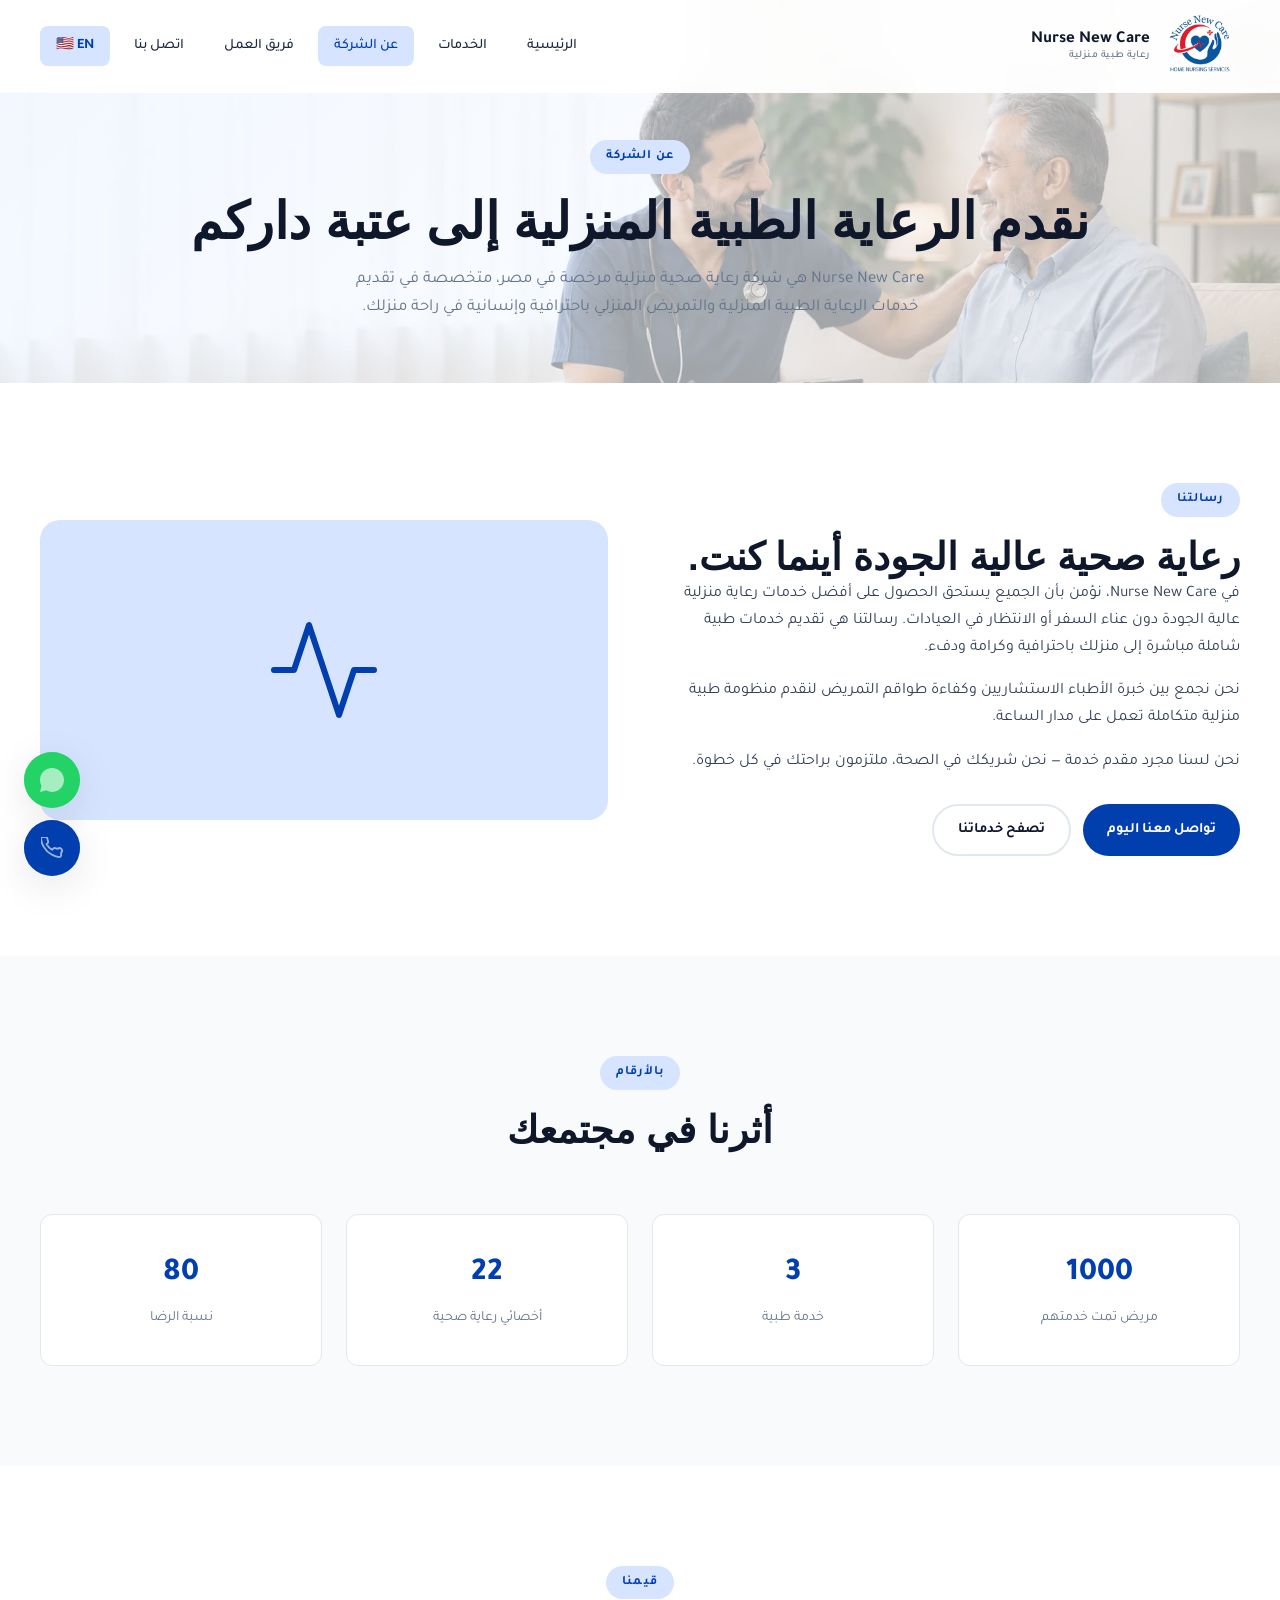
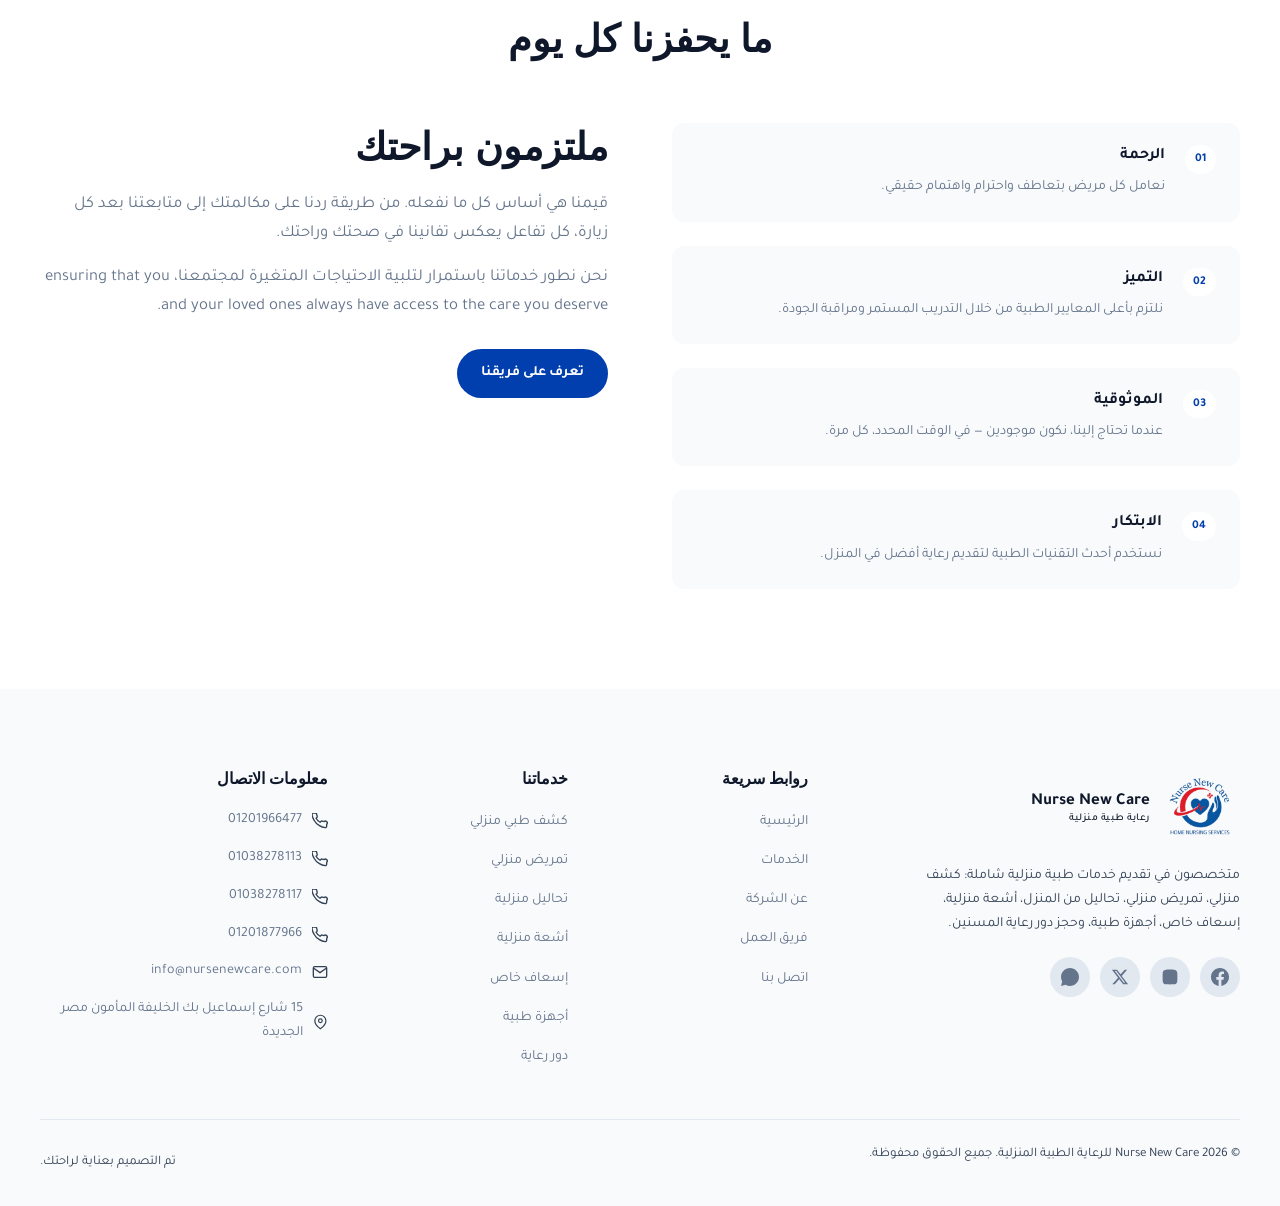
<file: about.html>
<!DOCTYPE html>
<html lang="ar" dir="rtl">
<head>
  <meta charset="UTF-8">
  <meta name="viewport" content="width=device-width, initial-scale=1.0">
  <link rel="icon" type="image/png" href="images/logo.png">
  <title>عن الشركة | شركة الرعاية الطبية المنزلية في مصر - Nurse New Care</title>
  <meta name="description" content="Nurse New Care هي شركة رعاية صحية منزلية مرخصة في مصر — أفضل شركة تمريض منزلي تقدم كشف طبي منزلي، رعاية تمريضية منزلية، تحاليل وأشعة وإسعاف خاص في المنزل.">
  <link rel="canonical" href="https://nursenewcare.com/about.html">
  <link rel="alternate" hreflang="en" href="https://nursenewcare.com/en/about.html">
  <link rel="alternate" hreflang="ar" href="https://nursenewcare.com/about.html">
  <link rel="alternate" hreflang="x-default" href="https://nursenewcare.com/about.html">
  <meta property="og:type" content="website">
  <meta property="og:title" content="عن الشركة | شركة الرعاية الطبية المنزلية في مصر - Nurse New Care">
  <meta property="og:description" content="Nurse New Care هي شركة رعاية صحية منزلية مرخصة في مصر — أفضل شركة تمريض منزلي تقدم كشف طبي منزلي، رعاية تمريضية منزلية، تحاليل وأشعة وإسعاف خاص في المنزل.">
  <meta property="og:url" content="https://nursenewcare.com/about.html">
  <meta property="og:image" content="https://nursenewcare.com/images/og-image.jpg">
  <meta property="og:locale" content="ar_AR">
  <meta name="twitter:card" content="summary_large_image">
  <meta name="twitter:title" content="عن الشركة | شركة الرعاية الطبية المنزلية في مصر - Nurse New Care">
  <meta name="twitter:description" content="Nurse New Care هي شركة رعاية صحية منزلية مرخصة في مصر — أفضل شركة تمريض منزلي تقدم كشف طبي منزلي، رعاية تمريضية منزلية، تحاليل وأشعة وإسعاف خاص في المنزل.">
  <script type="application/ld+json">
  {
    "@context": "https://schema.org",
    "@type": "MedicalBusiness",
    "name": "Nurse New Care",
    "description": "كيان طبي منزلي مرخص ملتزم بالجودة والرحمة والتميز في الرعاية الطبية.",
    "url": "https://nursenewcare.com",
    "telephone": "+201201966477",
    "email": "info@nursenewcare.com",
    "address": {
      "@type": "PostalAddress",
      "streetAddress": "15 شارع إسماعيل بك الخليفة المأمون مصر الجديدة",
      "addressLocality": "القاهرة",
      "addressCountry": "EG"
    },
    "areaServed": [
      { "@type": "City", "name": "القاهرة" },
      { "@type": "City", "name": "الجيزة" },
      { "@type": "City", "name": "الإسكندرية" }
    ],
    "openingHoursSpecification": {
      "@type": "OpeningHoursSpecification",
      "dayOfWeek": ["Monday", "Tuesday", "Wednesday", "Thursday", "Friday", "Saturday", "Sunday"],
      "opens": "00:00",
      "closes": "23:59"
    },
    "geo": {
      "@type": "GeoCoordinates",
      "latitude": 30.0865,
      "longitude": 31.2961
    },
    "priceRange": "$$",
    "knowsAbout": [
      "الرعاية الطبية المنزلية",
      "التمريض المنزلي",
      "رعاية كبار السن"
    ]
  }
  </script>
  <link rel="preconnect" href="https://fonts.googleapis.com">
  <link rel="preconnect" href="https://fonts.gstatic.com" crossorigin>
  <link href="https://fonts.googleapis.com/css2?family=Tajawal:wght@400;500;600;700;800&display=swap" rel="stylesheet">
  <link rel="stylesheet" href="css/style.css">
  <link rel="stylesheet" href="css/responsive.css">
  <link rel="stylesheet" href="css/animations.css">
  <link rel="stylesheet" href="css/rtl.css">
</head>
<body>

  <header class="site-header" data-header>
    <div class="header-inner">
      <a class="brand" href="index.html" aria-label="Nurse New Care">
        <span class="brand-mark"><img src="images/logo.png" alt="Nurse New Care"></span>
        <span class="brand-text">
          <strong>Nurse New Care</strong>
          <small>رعاية طبية منزلية</small>
        </span>
      </a>
      <button class="menu-toggle" type="button" data-menu-toggle aria-label="فتح القائمة">
        <span></span>
        <span></span>
        <span></span>
      </button>
      <nav class="site-nav" data-nav>
        <a href="index.html">الرئيسية</a>
        <a href="services.html">الخدمات</a>
        <a href="about.html">عن الشركة</a>
        <a href="team.html">فريق العمل</a>
        <a href="contact.html">اتصل بنا</a>
        <a href="en/about.html" style="display:inline-flex;align-items:center;gap:6px;font-weight:600;">🇺🇸 EN</a>
      </nav>
    </div>
  </header>

  <main>
    <section class="page-header">
      <span class="eyebrow">عن الشركة</span>
      <h1>نقدم الرعاية الطبية المنزلية إلى عتبة داركم</h1>
      <p>Nurse New Care هي شركة رعاية صحية منزلية مرخصة في مصر، متخصصة في تقديم خدمات الرعاية الطبية المنزلية والتمريض المنزلي باحترافية وإنسانية في راحة منزلك.</p>
    </section>

    <section class="section">
      <div class="about-mission">
        <div>
          <span class="eyebrow">رسالتنا</span>
          <h2>رعاية صحية عالية الجودة أينما كنت.</h2>
          <p>في Nurse New Care، نؤمن بأن الجميع يستحق الحصول على أفضل خدمات رعاية منزلية عالية الجودة دون عناء السفر أو الانتظار في العيادات. رسالتنا هي تقديم خدمات طبية شاملة مباشرة إلى منزلك باحترافية وكرامة ودفء.</p>
          <p>نحن نجمع بين خبرة الأطباء الاستشاريين وكفاءة طواقم التمريض لنقدم منظومة طبية منزلية متكاملة تعمل على مدار الساعة.</p>
          <p>نحن لسنا مجرد مقدم خدمة — نحن شريكك في الصحة، ملتزمون براحتك في كل خطوة.</p>
          <div class="about-actions">
            <a class="about-action about-action--primary" href="contact.html">تواصل معنا اليوم</a>
            <a class="about-action about-action--outline" href="services.html">تصفح خدماتنا</a>
          </div>
        </div>
        <div class="about-mission-visual">
          <svg width="120" height="120" viewBox="0 0 24 24" fill="none" stroke="var(--primary)" stroke-width="1.2" stroke-linecap="round" stroke-linejoin="round">
            <path d="M22 12h-4l-3 9L9 3l-3 9H2"/>
          </svg>
        </div>
      </div>
    </section>

    <section class="section bg-alt-section">
      <div class="section-heading">
        <span class="eyebrow">بالأرقام</span>
        <h2>أثرنا في مجتمعك</h2>
      </div>
      <div class="stats-grid">
        <div class="stat-card">
          <strong data-counter="1500">0</strong>
          <span>مريض تمت خدمتهم</span>
        </div>
        <div class="stat-card">
          <strong data-counter="8">0</strong>
          <span>خدمة طبية</span>
        </div>
        <div class="stat-card">
          <strong data-counter="50">0</strong>
          <span>أخصائي رعاية صحية</span>
        </div>
        <div class="stat-card">
          <strong data-counter="98">0</strong>
          <span>نسبة الرضا</span>
        </div>
      </div>
    </section>

    <section class="section">
      <div class="section-heading">
        <span class="eyebrow">قيمنا</span>
        <h2>ما يحفزنا كل يوم</h2>
      </div>
      <div class="split-layout">
        <div class="value-list">
          <div class="value-item">
            <span class="value-number">01</span>
            <div>
              <strong>الرحمة</strong>
              <span>نعامل كل مريض بتعاطف واحترام واهتمام حقيقي.</span>
            </div>
          </div>
          <div class="value-item">
            <span class="value-number">02</span>
            <div>
              <strong>التميز</strong>
              <span>نلتزم بأعلى المعايير الطبية من خلال التدريب المستمر ومراقبة الجودة.</span>
            </div>
          </div>
          <div class="value-item">
            <span class="value-number">03</span>
            <div>
              <strong>الموثوقية</strong>
              <span>عندما تحتاج إلينا، نكون موجودين — في الوقت المحدد، كل مرة.</span>
            </div>
          </div>
          <div class="value-item">
            <span class="value-number">04</span>
            <div>
              <strong>الابتكار</strong>
              <span>نستخدم أحدث التقنيات الطبية لتقديم رعاية أفضل في المنزل.</span>
            </div>
          </div>
        </div>
        <div class="about-intro">
          <h2>ملتزمون براحتك</h2>
          <p>قيمنا هي أساس كل ما نفعله. من طريقة ردنا على مكالمتك إلى متابعتنا بعد كل زيارة، كل تفاعل يعكس تفانينا في صحتك وراحتك.</p>
          <p>نحن نطور خدماتنا باستمرار لتلبية الاحتياجات المتغيرة لمجتمعنا، ensuring that you and your loved ones always have access to the care you deserve.</p>
          <div class="about-actions">
            <a class="about-action about-action--primary" href="team.html">تعرف على فريقنا</a>
          </div>
        </div>
      </div>
    </section>
  </main>

  <footer class="site-footer">
    <div class="footer-grid">
      <div class="footer-col">
        <a class="brand" href="index.html" aria-label="Nurse New Care">
          <span class="brand-mark"><img src="images/logo.png" alt="Nurse New Care"></span>
          <span class="brand-text">
            <strong>Nurse New Care</strong>
            <small>رعاية طبية منزلية</small>
          </span>
        </a>
        <p class="footer-desc">متخصصون في تقديم خدمات طبية منزلية شاملة: كشف منزلي، تمريض منزلي، تحاليل من المنزل، أشعة منزلية، إسعاف خاص، أجهزة طبية، وحجز دور رعاية المسنين.</p>
        <div class="footer-socials">
          <a class="social-btn" href="#" target="_blank" rel="noreferrer" aria-label="فيسبوك"><svg width="18" height="18" viewBox="0 0 24 24" fill="currentColor"><path d="M24 12.073c0-6.627-5.373-12-12-12s-12 5.373-12 12c0 5.99 4.388 10.954 10.125 11.854v-8.385H7.078v-3.47h3.047V9.43c0-3.007 1.792-4.669 4.533-4.669 1.312 0 2.686.235 2.686.235v2.953H15.83c-1.491 0-1.956.925-1.956 1.874v2.25h3.328l-.532 3.47h-2.796v8.385C19.612 23.027 24 18.062 24 12.073z"/></svg></a>
          <a class="social-btn" href="#" target="_blank" rel="noreferrer" aria-label="انستجرام"><svg width="18" height="18" viewBox="0 0 24 24" fill="currentColor"><path d="M12 2.163c3.204 0 3.584.012 4.85.07 3.252.148 4.771 1.691 4.919 4.919.058 1.265.069 1.645.069 4.849 0 3.205-.012 3.584-.069 4.849-.149 3.225-1.664 4.771-4.919 4.919-1.266.058-1.644.07-4.85.07-3.204 0-3.584-.012-4.849-.07-3.26-.149-4.771-1.699-4.919-4.92-.058-1.265-.07-1.644-.07-4.849 0-3.204.013-3.583.07-4.849.149-3.227 1.664-4.771 4.919-4.919 1.266-.057 1.645-.069 4.849-.069z"/></svg></a>
          <a class="social-btn" href="#" target="_blank" rel="noreferrer" aria-label="تويتر"><svg width="18" height="18" viewBox="0 0 24 24" fill="currentColor"><path d="M18.244 2.25h3.308l-7.227 8.26 8.502 11.24H16.17l-5.214-6.817L4.99 21.75H1.68l7.73-8.835L1.254 2.25H8.08l4.713 6.231zm-1.161 17.52h1.833L7.084 4.126H5.117z"/></svg></a>
          <a class="social-btn" href="#" target="_blank" rel="noreferrer" aria-label="واتساب"><svg width="18" height="18" viewBox="0 0 24 24" fill="currentColor"><path d="M17.472 14.382c-.297-.149-1.758-.867-2.03-.967-.273-.099-.471-.148-.67.15-.197.297-.767.966-.94 1.164-.173.199-.347.223-.644.075-.297-.15-1.255-.463-2.39-1.475-.883-.788-1.48-1.761-1.653-2.059-.173-.297-.018-.458.13-.606.134-.133.298-.347.446-.52.149-.174.198-.298.298-.497.099-.198.05-.371-.025-.52-.075-.149-.669-1.612-.916-2.207-.242-.579-.487-.5-.669-.51-.173-.008-.371-.01-.57-.01-.198 0-.52.074-.792.372-.272.297-1.04 1.016-1.04 2.479 0 1.462 1.065 2.875 1.213 3.074.149.198 2.096 3.2 5.077 4.487.709.306 1.262.489 1.694.625.712.227 1.36.195 1.871.118.571-.085 1.758-.719 2.006-1.413.248-.694.248-1.289.173-1.413-.074-.124-.272-.198-.57-.347zM12 0C5.373 0 0 5.373 0 12c0 2.127.558 4.122 1.532 5.857L.057 23.882l6.186-1.623A11.945 11.945 0 0012 24c6.627 0 12-5.373 12-12S18.627 0 12 0z"/></svg></a>
        </div>
      </div>
      <div class="footer-col">
        <h4 class="footer-heading">روابط سريعة</h4>
        <ul class="footer-links">
          <li><a href="index.html">الرئيسية</a></li>
          <li><a href="services.html">الخدمات</a></li>
          <li><a href="about.html">عن الشركة</a></li>
          <li><a href="team.html">فريق العمل</a></li>
          <li><a href="contact.html">اتصل بنا</a></li>
        </ul>
      </div>
      <div class="footer-col">
        <h4 class="footer-heading">خدماتنا</h4>
        <ul class="footer-links">
          <li><a href="services.html#kashf-tibi">كشف طبي منزلي</a></li>
          <li><a href="services.html#tamreed-manzili">تمريض منزلي</a></li>
          <li><a href="services.html#tahalil-manzili">تحاليل منزلية</a></li>
          <li><a href="services.html#asha-manzili">أشعة منزلية</a></li>
          <li><a href="services.html#esaf-khas">إسعاف خاص</a></li>
          <li><a href="services.html#ajhiza-tibbiya">أجهزة طبية</a></li>
          <li><a href="services.html#ra3ayat-mosneneen">دور رعاية</a></li>
        </ul>
      </div>
      <div class="footer-col">
        <h4 class="footer-heading">معلومات الاتصال</h4>
        <ul class="footer-contact-list">
          <li><svg width="16" height="16" viewBox="0 0 24 24" fill="none" stroke="currentColor" stroke-width="2"><path d="M22 16.92v3a2 2 0 01-2.18 2 19.79 19.79 0 01-8.63-3.07A19.5 19.5 0 013.07 10.8a19.79 19.79 0 01-3.07-8.67A2 2 0 012 0h3a2 2 0 012 1.72c.127.96.361 1.903.7 2.81a2 2 0 01-.45 2.11L6.09 7.91a16 16 0 006 6l1.27-1.27a2 2 0 012.11-.45c.907.339 1.85.573 2.81.7A2 2 0 0122 16.92z"/></svg>
            <a href="tel:+201201966477">01201966477</a>
          </li>
          <li><svg width="16" height="16" viewBox="0 0 24 24" fill="none" stroke="currentColor" stroke-width="2"><path d="M22 16.92v3a2 2 0 01-2.18 2 19.79 19.79 0 01-8.63-3.07A19.5 19.5 0 013.07 10.8a19.79 19.79 0 01-3.07-8.67A2 2 0 012 0h3a2 2 0 012 1.72c.127.96.361 1.903.7 2.81a2 2 0 01-.45 2.11L6.09 7.91a16 16 0 006 6l1.27-1.27a2 2 0 012.11-.45c.907.339 1.85.573 2.81.7A2 2 0 0122 16.92z"/></svg>
            <a href="tel:+201038278113">01038278113</a>
          </li>
          <li><svg width="16" height="16" viewBox="0 0 24 24" fill="none" stroke="currentColor" stroke-width="2"><path d="M22 16.92v3a2 2 0 01-2.18 2 19.79 19.79 0 01-8.63-3.07A19.5 19.5 0 013.07 10.8a19.79 19.79 0 01-3.07-8.67A2 2 0 012 0h3a2 2 0 012 1.72c.127.96.361 1.903.7 2.81a2 2 0 01-.45 2.11L6.09 7.91a16 16 0 006 6l1.27-1.27a2 2 0 012.11-.45c.907.339 1.85.573 2.81.7A2 2 0 0122 16.92z"/></svg>
            <a href="tel:+201038278117">01038278117</a>
          </li>
          <li><svg width="16" height="16" viewBox="0 0 24 24" fill="none" stroke="currentColor" stroke-width="2"><path d="M22 16.92v3a2 2 0 01-2.18 2 19.79 19.79 0 01-8.63-3.07A19.5 19.5 0 013.07 10.8a19.79 19.79 0 01-3.07-8.67A2 2 0 012 0h3a2 2 0 012 1.72c.127.96.361 1.903.7 2.81a2 2 0 01-.45 2.11L6.09 7.91a16 16 0 006 6l1.27-1.27a2 2 0 012.11-.45c.907.339 1.85.573 2.81.7A2 2 0 0122 16.92z"/></svg>
            <a href="tel:+201201877966">01201877966</a>
          </li>
          <li><svg width="16" height="16" viewBox="0 0 24 24" fill="none" stroke="currentColor" stroke-width="2"><path d="M4 4h16c1.1 0 2 .9 2 2v12c0 1.1-.9 2-2 2H4c-1.1 0-2-.9-2-2V6c0-1.1.9-2 2-2z"/><polyline points="22,6 12,13 2,6"/></svg>
            <a href="mailto:info@nursenewcare.com">info@nursenewcare.com</a>
          </li>
          <li><svg width="16" height="16" viewBox="0 0 24 24" fill="none" stroke="currentColor" stroke-width="2"><path d="M21 10c0 7-9 13-9 13s-9-6-9-13a9 9 0 0118 0z"/><circle cx="12" cy="10" r="3"/></svg>
            <a href="https://www.google.com/maps/place/El-Khalifa+El-Maamoun,+Cairo+Governorate/@30.0865,31.2961,16z" target="_blank" rel="noreferrer">15 شارع إسماعيل بك الخليفة المأمون مصر الجديدة</a>
          </li>
        </ul>
      </div>
    </div>
    <div class="footer-bottom">
      <p>&copy; 2026 Nurse New Care للرعاية الطبية المنزلية. جميع الحقوق محفوظة.</p>
      <p>تم التصميم بعناية لراحتك.</p>
    </div>
  </footer>

  <div class="float-contact" aria-label="تواصل سريع">
    <a class="float-btn float-btn--whatsapp" href="https://wa.me/201201966477" target="_blank" rel="noreferrer" aria-label="تواصل عبر واتساب">
      <span class="float-pulse"></span>
      <svg width="24" height="24" viewBox="0 0 24 24" fill="currentColor"><path d="M17.472 14.382c-.297-.149-1.758-.867-2.03-.967-.273-.099-.471-.148-.67.15-.197.297-.767.966-.94 1.164-.173.199-.347.223-.644.075-.297-.15-1.255-.463-2.39-1.475-.883-.788-1.48-1.761-1.653-2.059-.173-.297-.018-.458.13-.606.134-.133.298-.347.446-.52.149-.174.198-.298.298-.497.099-.198.05-.371-.025-.52-.075-.149-.669-1.612-.916-2.207-.242-.579-.487-.5-.669-.51-.173-.008-.371-.01-.57-.01-.198 0-.52.074-.792.372-.272.297-1.04 1.016-1.04 2.479 0 1.462 1.065 2.875 1.213 3.074.149.198 2.096 3.2 5.077 4.487.709.306 1.262.489 1.694.625.712.227 1.36.195 1.871.118.571-.085 1.758-.719 2.006-1.413.248-.694.248-1.289.173-1.413-.074-.124-.272-.198-.57-.347zM12 0C5.373 0 0 5.373 0 12c0 2.127.558 4.122 1.532 5.857L.057 23.882l6.186-1.623A11.945 11.945 0 0012 24c6.627 0 12-5.373 12-12S18.627 0 12 0z"/></svg>
      <span class="float-label">واتساب</span>
    </a>
    <a class="float-btn float-btn--phone" href="tel:+201201966477" aria-label="اتصل بنا">
      <span class="float-ring"></span>
      <svg width="22" height="22" viewBox="0 0 24 24" fill="none" stroke="currentColor" stroke-width="2"><path d="M22 16.92v3a2 2 0 01-2.18 2 19.79 19.79 0 01-8.63-3.07A19.5 19.5 0 013.07 10.8a19.79 19.79 0 01-3.07-8.67A2 2 0 012 0h3a2 2 0 012 1.72c.127.96.361 1.903.7 2.81a2 2 0 01-.45 2.11L6.09 7.91a16 16 0 006 6l1.27-1.27a2 2 0 012.11-.45c.907.339 1.85.573 2.81.7A2 2 0 0122 16.92z"/></svg>
      <span class="float-label">اتصل بنا</span>
    </a>
  </div>

  <script src="js/main.js"></script>
  <script src="js/counter.js"></script>
</body>
</html>
</file>
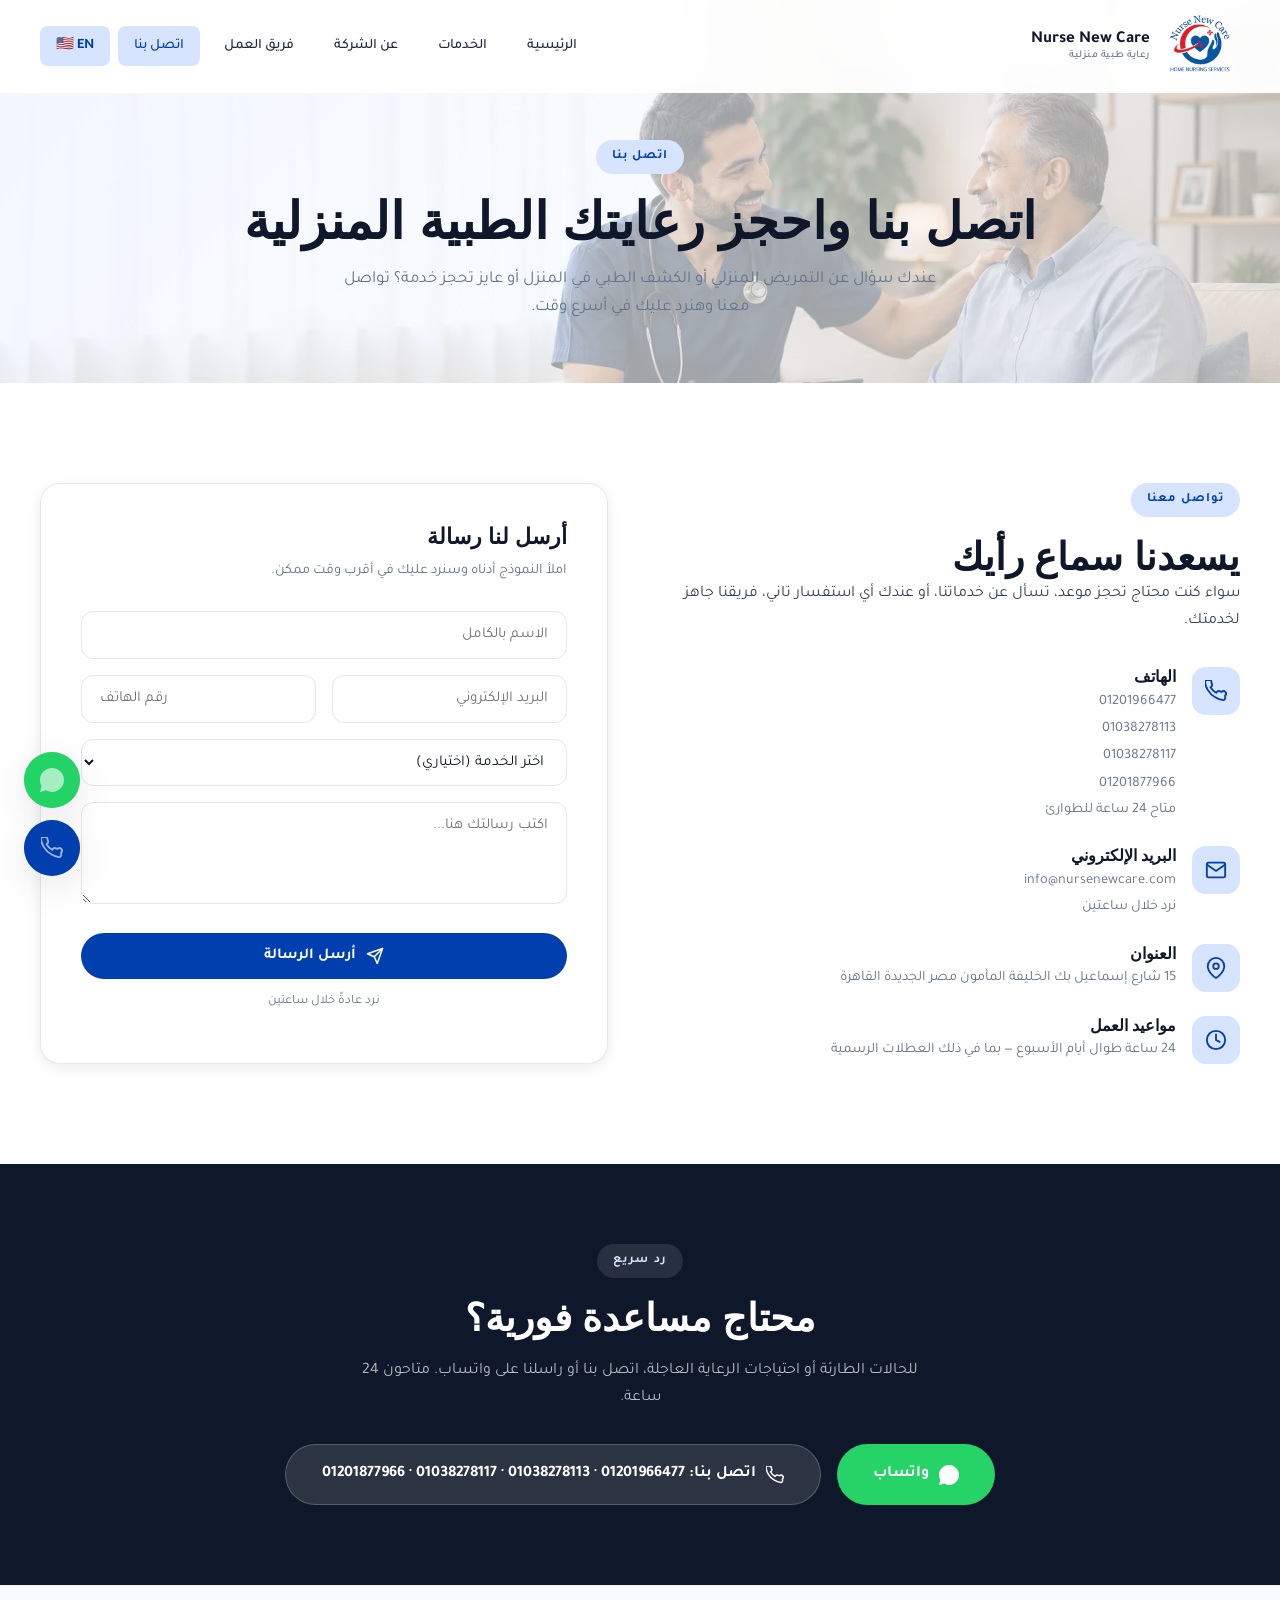
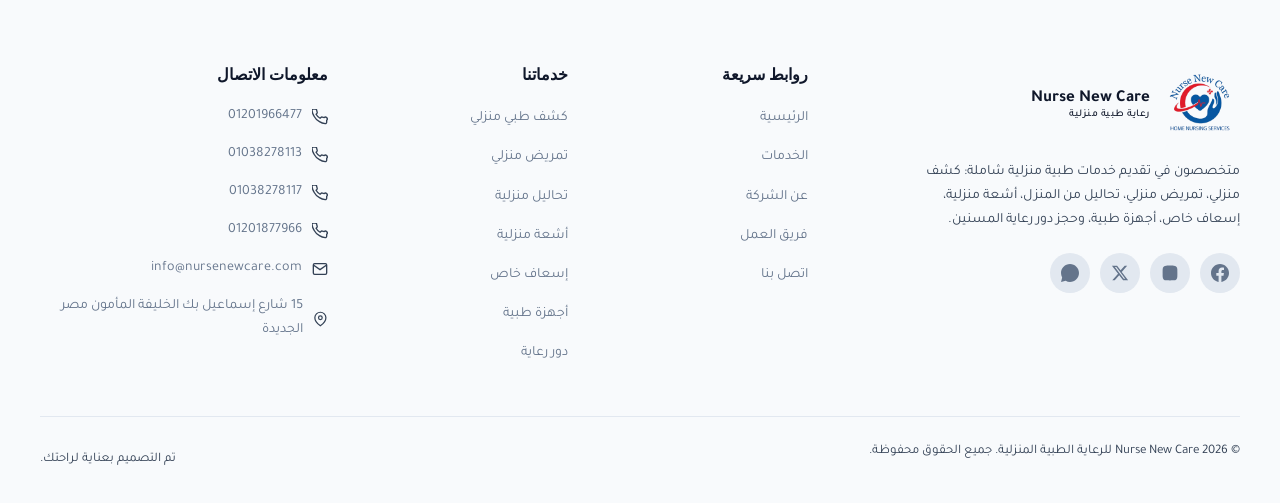
<file: contact.html>
<!DOCTYPE html>
<html lang="ar" dir="rtl">
<head>
  <meta charset="UTF-8">
  <meta name="viewport" content="width=device-width, initial-scale=1.0">
  <link rel="icon" type="image/png" href="images/logo.png">
  <title>اتصل بنا | احجز خدمة رعاية طبية منزلية - Nurse New Care</title>
  <meta name="description" content="تواصل مع Nurse New Care واحجز خدمات الرعاية الطبية المنزلية: تمريض منزلي، كشف طبي في المنزل، تحاليل منزلية، أشعة منزلية، وإسعاف خاص. متاحون على مدار الساعة.">
  <link rel="canonical" href="https://nursenewcare.com/contact.html">
  <link rel="alternate" hreflang="en" href="https://nursenewcare.com/en/contact.html">
  <link rel="alternate" hreflang="ar" href="https://nursenewcare.com/contact.html">
  <link rel="alternate" hreflang="x-default" href="https://nursenewcare.com/contact.html">
  <meta property="og:type" content="website">
  <meta property="og:title" content="اتصل بنا | احجز خدمة رعاية طبية منزلية - Nurse New Care">
  <meta property="og:description" content="تواصل مع Nurse New Care واحجز خدمات الرعاية الطبية المنزلية: تمريض منزلي، كشف طبي في المنزل، تحاليل منزلية، أشعة منزلية، وإسعاف خاص. متاحون على مدار الساعة.">
  <meta property="og:url" content="https://nursenewcare.com/contact.html">
  <meta property="og:image" content="https://nursenewcare.com/images/og-image.jpg">
  <meta property="og:locale" content="ar_AR">
  <meta name="twitter:card" content="summary_large_image">
  <meta name="twitter:title" content="اتصل بنا | احجز خدمة رعاية طبية منزلية - Nurse New Care">
  <meta name="twitter:description" content="تواصل مع Nurse New Care واحجز خدمات الرعاية الطبية المنزلية: تمريض منزلي، كشف طبي في المنزل، تحاليل منزلية، أشعة منزلية، وإسعاف خاص. متاحون على مدار الساعة.">
  <script type="application/ld+json">
  {
    "@context": "https://schema.org",
    "@type": "MedicalBusiness",
    "name": "Nurse New Care",
    "description": "تواصل مع Nurse New Care لحجز موعد أو الاستفسار عن خدمات الرعاية الطبية المنزلية.",
    "url": "https://nursenewcare.com",
    "telephone": "+201201966477",
    "email": "info@nursenewcare.com",
    "address": {
      "@type": "PostalAddress",
      "streetAddress": "15 شارع إسماعيل بك الخليفة المأمون مصر الجديدة",
      "addressLocality": "القاهرة",
      "addressCountry": "EG"
    },
    "areaServed": [
      { "@type": "City", "name": "القاهرة" },
      { "@type": "City", "name": "الجيزة" },
      { "@type": "City", "name": "الإسكندرية" }
    ],
    "openingHoursSpecification": {
      "@type": "OpeningHoursSpecification",
      "dayOfWeek": ["Monday", "Tuesday", "Wednesday", "Thursday", "Friday", "Saturday", "Sunday"],
      "opens": "00:00",
      "closes": "23:59"
    },
    "geo": {
      "@type": "GeoCoordinates",
      "latitude": 30.0865,
      "longitude": 31.2961
    },
    "priceRange": "$$",
    "contactPoint": {
      "@type": "ContactPoint",
      "telephone": "+201201966477",
      "contactType": "خدمة العملاء",
      "availableLanguage": ["Arabic", "English"]
    }
  }
  </script>
  <link rel="preconnect" href="https://fonts.googleapis.com">
  <link rel="preconnect" href="https://fonts.gstatic.com" crossorigin>
  <link href="https://fonts.googleapis.com/css2?family=Tajawal:wght@400;500;600;700;800&display=swap" rel="stylesheet">
  <link rel="stylesheet" href="css/style.css">
  <link rel="stylesheet" href="css/responsive.css">
  <link rel="stylesheet" href="css/animations.css">
  <link rel="stylesheet" href="css/rtl.css">
</head>
<body>

  <header class="site-header" data-header>
    <div class="header-inner">
      <a class="brand" href="index.html" aria-label="Nurse New Care">
        <span class="brand-mark"><img src="images/logo.png" alt="Nurse New Care"></span>
        <span class="brand-text">
          <strong>Nurse New Care</strong>
          <small>رعاية طبية منزلية</small>
        </span>
      </a>
      <button class="menu-toggle" type="button" data-menu-toggle aria-label="فتح القائمة">
        <span></span>
        <span></span>
        <span></span>
      </button>
      <nav class="site-nav" data-nav>
        <a href="index.html">الرئيسية</a>
        <a href="services.html">الخدمات</a>
        <a href="about.html">عن الشركة</a>
        <a href="team.html">فريق العمل</a>
        <a href="contact.html">اتصل بنا</a>
        <a href="en/contact.html" style="display:inline-flex;align-items:center;gap:6px;font-weight:600;">🇺🇸 EN</a>
      </nav>
    </div>
  </header>

  <main>
    <section class="page-header">
      <span class="eyebrow">اتصل بنا</span>
      <h1>اتصل بنا واحجز رعايتك الطبية المنزلية</h1>
      <p>عندك سؤال عن التمريض المنزلي أو الكشف الطبي في المنزل أو عايز تحجز خدمة؟ تواصل معنا وهنرد عليك في أسرع وقت.</p>
    </section>

    <section class="section">
      <div class="contact-grid">
        <div>
          <span class="eyebrow">تواصل معنا</span>
          <h2>يسعدنا سماع رأيك</h2>
          <p>سواء كنت محتاج تحجز موعد، تسأل عن خدماتنا، أو عندك أي استفسار تاني، فريقنا جاهز لخدمتك.</p>

          <div class="contact-info-list">
            <div class="contact-info-item">
              <div class="contact-info-icon">
                <svg width="22" height="22" viewBox="0 0 24 24" fill="none" stroke="currentColor" stroke-width="2" stroke-linecap="round" stroke-linejoin="round"><path d="M22 16.92v3a2 2 0 01-2.18 2 19.79 19.79 0 01-8.63-3.07A19.5 19.5 0 013.07 10.8a19.79 19.79 0 01-3.07-8.67A2 2 0 012 0h3a2 2 0 012 1.72c.127.96.361 1.903.7 2.81a2 2 0 01-.45 2.11L6.09 7.91a16 16 0 006 6l1.27-1.27a2 2 0 012.11-.45c.907.339 1.85.573 2.81.7A2 2 0 0122 16.92z"/></svg>
              </div>
              <div>
                <h3>الهاتف</h3>
                <a href="tel:+201201966477">01201966477</a><br>
                <a href="tel:+201038278113">01038278113</a><br>
                <a href="tel:+201038278117">01038278117</a><br>
                <a href="tel:+201201877966">01201877966</a><br>
                <p>متاح 24 ساعة للطوارئ</p>
              </div>
            </div>

            <div class="contact-info-item">
              <div class="contact-info-icon">
                <svg width="22" height="22" viewBox="0 0 24 24" fill="none" stroke="currentColor" stroke-width="2" stroke-linecap="round" stroke-linejoin="round"><path d="M4 4h16c1.1 0 2 .9 2 2v12c0 1.1-.9 2-2 2H4c-1.1 0-2-.9-2-2V6c0-1.1.9-2 2-2z"/><polyline points="22,6 12,13 2,6"/></svg>
              </div>
              <div>
                <h3>البريد الإلكتروني</h3>
                <a href="mailto:info@nursenewcare.com">info@nursenewcare.com</a>
                <p>نرد خلال ساعتين</p>
              </div>
            </div>

            <div class="contact-info-item">
              <div class="contact-info-icon">
                <svg width="22" height="22" viewBox="0 0 24 24" fill="none" stroke="currentColor" stroke-width="2" stroke-linecap="round" stroke-linejoin="round"><path d="M21 10c0 7-9 13-9 13s-9-6-9-13a9 9 0 0118 0z"/><circle cx="12" cy="10" r="3"/></svg>
              </div>
              <div>
                <h3>العنوان</h3>
                <p>15 شارع إسماعيل بك الخليفة المأمون مصر الجديدة القاهرة</p>
              </div>
            </div>

            <div class="contact-info-item">
              <div class="contact-info-icon">
                <svg width="22" height="22" viewBox="0 0 24 24" fill="none" stroke="currentColor" stroke-width="2" stroke-linecap="round" stroke-linejoin="round"><circle cx="12" cy="12" r="10"/><polyline points="12 6 12 12 16 14"/></svg>
              </div>
              <div>
                <h3>مواعيد العمل</h3>
                <p>24 ساعة طوال أيام الأسبوع — بما في ذلك العطلات الرسمية</p>
              </div>
            </div>
          </div>
        </div>

        <div class="booking-form-wrap">
          <div class="booking-form-header">
            <h3>أرسل لنا رسالة</h3>
            <p>املأ النموذج أدناه وسنرد عليك في أقرب وقت ممكن.</p>
          </div>
          <form class="booking-form" id="contactForm" method="POST" action="https://api.web3forms.com/submit" novalidate>
            <input type="hidden" name="access_key" value="0a6a9eb3-32a2-4839-8dc1-5b585becca03">
            <input type="hidden" name="subject" value="رسالة جديدة - Nurse New Care">
            <input type="hidden" name="from_name" value="Nurse New Care Website">
            <input type="hidden" name="redirect" value="false">
            <input type="checkbox" name="botcheck" style="display:none">
            <div class="form-group">
              <input type="text" id="cf-name" name="name" placeholder="الاسم بالكامل" required autocomplete="name">
            </div>
            <div class="form-row">
              <div class="form-group">
                <input type="email" id="cf-email" name="email" placeholder="البريد الإلكتروني" required autocomplete="email">
              </div>
              <div class="form-group">
                <input type="tel" id="cf-phone" name="phone" placeholder="رقم الهاتف" required autocomplete="tel" dir="ltr">
              </div>
            </div>
            <div class="form-group">
              <select id="cf-service" name="service">
                <option value="" disabled selected>اختر الخدمة (اختياري)</option>
                <option value="كشف طبي منزلي">كشف طبي منزلي</option>
                <option value="تمريض منزلي">تمريض منزلي</option>
                <option value="تحاليل منزلية">تحاليل منزلية</option>
                <option value="أشعة منزلية">أشعة منزلية</option>
                <option value="إسعاف خاص">إسعاف خاص</option>
                <option value="أجهزة طبية">أجهزة طبية</option>
                <option value="دور رعاية">دور رعاية</option>
                <option value="استفسار عام">استفسار عام</option>
                <option value="توظيف">توظيف</option>
              </select>
            </div>
            <div class="form-group">
              <textarea id="cf-message" name="message" placeholder="اكتب رسالتك هنا..." rows="4" required></textarea>
            </div>
            <div class="form-footer">
              <button type="submit" class="btn btn-primary btn-submit">
                <svg width="18" height="18" viewBox="0 0 24 24" fill="none" stroke="currentColor" stroke-width="2" stroke-linecap="round" stroke-linejoin="round" aria-hidden="true"><line x1="22" y1="2" x2="11" y2="13"/><polygon points="22 2 15 22 11 13 2 9 22 2"/></svg>
                <span>أرسل الرسالة</span>
              </button>
              <p class="form-note">نرد عادةً خلال ساعتين</p>
            </div>
          </form>
        </div>
      </div>
    </section>

    <section class="contact-band">
      <span class="eyebrow">رد سريع</span>
      <h2>محتاج مساعدة فورية؟</h2>
      <p>للحالات الطارئة أو احتياجات الرعاية العاجلة، اتصل بنا أو راسلنا على واتساب. متاحون 24 ساعة.</p>
      <div class="contact-actions">
        <a class="contact-btn contact-btn--whatsapp" href="https://wa.me/201201966477" target="_blank" rel="noreferrer">
          <svg width="20" height="20" viewBox="0 0 24 24" fill="currentColor"><path d="M17.472 14.382c-.297-.149-1.758-.867-2.03-.967-.273-.099-.471-.148-.67.15-.197.297-.767.966-.94 1.164-.173.199-.347.223-.644.075-.297-.15-1.255-.463-2.39-1.475-.883-.788-1.48-1.761-1.653-2.059-.173-.297-.018-.458.13-.606.134-.133.298-.347.446-.52.149-.174.198-.298.298-.497.099-.198.05-.371-.025-.52-.075-.149-.669-1.612-.916-2.207-.242-.579-.487-.5-.669-.51-.173-.008-.371-.01-.57-.01-.198 0-.52.074-.792.372-.272.297-1.04 1.016-1.04 2.479 0 1.462 1.065 2.875 1.213 3.074.149.198 2.096 3.2 5.077 4.487.709.306 1.262.489 1.694.625.712.227 1.36.195 1.871.118.571-.085 1.758-.719 2.006-1.413.248-.694.248-1.289.173-1.413-.074-.124-.272-.198-.57-.347zM12 0C5.373 0 0 5.373 0 12c0 2.127.558 4.122 1.532 5.857L.057 23.882l6.186-1.623A11.945 11.945 0 0012 24c6.627 0 12-5.373 12-12S18.627 0 12 0z"/></svg>
          واتساب
        </a>
        <a class="contact-btn contact-btn--phone contact-btn--phones" href="tel:+201201966477">
          <svg width="18" height="18" viewBox="0 0 24 24" fill="none" stroke="currentColor" stroke-width="2"><path d="M22 16.92v3a2 2 0 01-2.18 2 19.79 19.79 0 01-8.63-3.07A19.5 19.5 0 013.07 10.8a19.79 19.79 0 01-3.07-8.67A2 2 0 012 0h3a2 2 0 012 1.72c.127.96.361 1.903.7 2.81a2 2 0 01-.45 2.11L6.09 7.91a16 16 0 006 6l1.27-1.27a2 2 0 012.11-.45c.907.339 1.85.573 2.81.7A2 2 0 0122 16.92z"/></svg>
          اتصل بنا: 01201966477 · 01038278113 · 01038278117 · 01201877966
        </a>
      </div>
    </section>
  </main>

  <footer class="site-footer">
    <div class="footer-grid">
      <div class="footer-col">
        <a class="brand" href="index.html" aria-label="Nurse New Care">
          <span class="brand-mark"><img src="images/logo.png" alt="Nurse New Care"></span>
          <span class="brand-text">
            <strong>Nurse New Care</strong>
            <small>رعاية طبية منزلية</small>
          </span>
        </a>
        <p class="footer-desc">متخصصون في تقديم خدمات طبية منزلية شاملة: كشف منزلي، تمريض منزلي، تحاليل من المنزل، أشعة منزلية، إسعاف خاص، أجهزة طبية، وحجز دور رعاية المسنين.</p>
        <div class="footer-socials">
          <a class="social-btn" href="#" target="_blank" rel="noreferrer" aria-label="فيسبوك"><svg width="18" height="18" viewBox="0 0 24 24" fill="currentColor"><path d="M24 12.073c0-6.627-5.373-12-12-12s-12 5.373-12 12c0 5.99 4.388 10.954 10.125 11.854v-8.385H7.078v-3.47h3.047V9.43c0-3.007 1.792-4.669 4.533-4.669 1.312 0 2.686.235 2.686.235v2.953H15.83c-1.491 0-1.956.925-1.956 1.874v2.25h3.328l-.532 3.47h-2.796v8.385C19.612 23.027 24 18.062 24 12.073z"/></svg></a>
          <a class="social-btn" href="#" target="_blank" rel="noreferrer" aria-label="انستجرام"><svg width="18" height="18" viewBox="0 0 24 24" fill="currentColor"><path d="M12 2.163c3.204 0 3.584.012 4.85.07 3.252.148 4.771 1.691 4.919 4.919.058 1.265.069 1.645.069 4.849 0 3.205-.012 3.584-.069 4.849-.149 3.225-1.664 4.771-4.919 4.919-1.266.058-1.644.07-4.85.07-3.204 0-3.584-.012-4.849-.07-3.26-.149-4.771-1.699-4.919-4.92-.058-1.265-.07-1.644-.07-4.849 0-3.204.013-3.583.07-4.849.149-3.227 1.664-4.771 4.919-4.919 1.266-.057 1.645-.069 4.849-.069z"/></svg></a>
          <a class="social-btn" href="#" target="_blank" rel="noreferrer" aria-label="تويتر"><svg width="18" height="18" viewBox="0 0 24 24" fill="currentColor"><path d="M18.244 2.25h3.308l-7.227 8.26 8.502 11.24H16.17l-5.214-6.817L4.99 21.75H1.68l7.73-8.835L1.254 2.25H8.08l4.713 6.231zm-1.161 17.52h1.833L7.084 4.126H5.117z"/></svg></a>
          <a class="social-btn" href="#" target="_blank" rel="noreferrer" aria-label="واتساب"><svg width="18" height="18" viewBox="0 0 24 24" fill="currentColor"><path d="M17.472 14.382c-.297-.149-1.758-.867-2.03-.967-.273-.099-.471-.148-.67.15-.197.297-.767.966-.94 1.164-.173.199-.347.223-.644.075-.297-.15-1.255-.463-2.39-1.475-.883-.788-1.48-1.761-1.653-2.059-.173-.297-.018-.458.13-.606.134-.133.298-.347.446-.52.149-.174.198-.298.298-.497.099-.198.05-.371-.025-.52-.075-.149-.669-1.612-.916-2.207-.242-.579-.487-.5-.669-.51-.173-.008-.371-.01-.57-.01-.198 0-.52.074-.792.372-.272.297-1.04 1.016-1.04 2.479 0 1.462 1.065 2.875 1.213 3.074.149.198 2.096 3.2 5.077 4.487.709.306 1.262.489 1.694.625.712.227 1.36.195 1.871.118.571-.085 1.758-.719 2.006-1.413.248-.694.248-1.289.173-1.413-.074-.124-.272-.198-.57-.347zM12 0C5.373 0 0 5.373 0 12c0 2.127.558 4.122 1.532 5.857L.057 23.882l6.186-1.623A11.945 11.945 0 0012 24c6.627 0 12-5.373 12-12S18.627 0 12 0z"/></svg></a>
        </div>
      </div>
      <div class="footer-col">
        <h4 class="footer-heading">روابط سريعة</h4>
        <ul class="footer-links">
          <li><a href="index.html">الرئيسية</a></li>
          <li><a href="services.html">الخدمات</a></li>
          <li><a href="about.html">عن الشركة</a></li>
          <li><a href="team.html">فريق العمل</a></li>
          <li><a href="contact.html">اتصل بنا</a></li>
        </ul>
      </div>
      <div class="footer-col">
        <h4 class="footer-heading">خدماتنا</h4>
        <ul class="footer-links">
          <li><a href="services.html#kashf-tibi">كشف طبي منزلي</a></li>
          <li><a href="services.html#tamreed-manzili">تمريض منزلي</a></li>
          <li><a href="services.html#tahalil-manzili">تحاليل منزلية</a></li>
          <li><a href="services.html#asha-manzili">أشعة منزلية</a></li>
          <li><a href="services.html#esaf-khas">إسعاف خاص</a></li>
          <li><a href="services.html#ajhiza-tibbiya">أجهزة طبية</a></li>
          <li><a href="services.html#ra3ayat-mosneneen">دور رعاية</a></li>
        </ul>
      </div>
      <div class="footer-col">
        <h4 class="footer-heading">معلومات الاتصال</h4>
        <ul class="footer-contact-list">
          <li><svg width="16" height="16" viewBox="0 0 24 24" fill="none" stroke="currentColor" stroke-width="2"><path d="M22 16.92v3a2 2 0 01-2.18 2 19.79 19.79 0 01-8.63-3.07A19.5 19.5 0 013.07 10.8a19.79 19.79 0 01-3.07-8.67A2 2 0 012 0h3a2 2 0 012 1.72c.127.96.361 1.903.7 2.81a2 2 0 01-.45 2.11L6.09 7.91a16 16 0 006 6l1.27-1.27a2 2 0 012.11-.45c.907.339 1.85.573 2.81.7A2 2 0 0122 16.92z"/></svg>
            <a href="tel:+201201966477">01201966477</a>
          </li>
          <li><svg width="16" height="16" viewBox="0 0 24 24" fill="none" stroke="currentColor" stroke-width="2"><path d="M22 16.92v3a2 2 0 01-2.18 2 19.79 19.79 0 01-8.63-3.07A19.5 19.5 0 013.07 10.8a19.79 19.79 0 01-3.07-8.67A2 2 0 012 0h3a2 2 0 012 1.72c.127.96.361 1.903.7 2.81a2 2 0 01-.45 2.11L6.09 7.91a16 16 0 006 6l1.27-1.27a2 2 0 012.11-.45c.907.339 1.85.573 2.81.7A2 2 0 0122 16.92z"/></svg>
            <a href="tel:+201038278113">01038278113</a>
          </li>
          <li><svg width="16" height="16" viewBox="0 0 24 24" fill="none" stroke="currentColor" stroke-width="2"><path d="M22 16.92v3a2 2 0 01-2.18 2 19.79 19.79 0 01-8.63-3.07A19.5 19.5 0 013.07 10.8a19.79 19.79 0 01-3.07-8.67A2 2 0 012 0h3a2 2 0 012 1.72c.127.96.361 1.903.7 2.81a2 2 0 01-.45 2.11L6.09 7.91a16 16 0 006 6l1.27-1.27a2 2 0 012.11-.45c.907.339 1.85.573 2.81.7A2 2 0 0122 16.92z"/></svg>
            <a href="tel:+201038278117">01038278117</a>
          </li>
          <li><svg width="16" height="16" viewBox="0 0 24 24" fill="none" stroke="currentColor" stroke-width="2"><path d="M22 16.92v3a2 2 0 01-2.18 2 19.79 19.79 0 01-8.63-3.07A19.5 19.5 0 013.07 10.8a19.79 19.79 0 01-3.07-8.67A2 2 0 012 0h3a2 2 0 012 1.72c.127.96.361 1.903.7 2.81a2 2 0 01-.45 2.11L6.09 7.91a16 16 0 006 6l1.27-1.27a2 2 0 012.11-.45c.907.339 1.85.573 2.81.7A2 2 0 0122 16.92z"/></svg>
            <a href="tel:+201201877966">01201877966</a>
          </li>
          <li><svg width="16" height="16" viewBox="0 0 24 24" fill="none" stroke="currentColor" stroke-width="2"><path d="M4 4h16c1.1 0 2 .9 2 2v12c0 1.1-.9 2-2 2H4c-1.1 0-2-.9-2-2V6c0-1.1.9-2 2-2z"/><polyline points="22,6 12,13 2,6"/></svg>
            <a href="mailto:info@nursenewcare.com">info@nursenewcare.com</a>
          </li>
          <li><svg width="16" height="16" viewBox="0 0 24 24" fill="none" stroke="currentColor" stroke-width="2"><path d="M21 10c0 7-9 13-9 13s-9-6-9-13a9 9 0 0118 0z"/><circle cx="12" cy="10" r="3"/></svg>
            <a href="https://www.google.com/maps/place/El-Khalifa+El-Maamoun,+Cairo+Governorate/@30.0865,31.2961,16z" target="_blank" rel="noreferrer">15 شارع إسماعيل بك الخليفة المأمون مصر الجديدة</a>
          </li>
        </ul>
      </div>
    </div>
    <div class="footer-bottom">
      <p>&copy; 2026 Nurse New Care للرعاية الطبية المنزلية. جميع الحقوق محفوظة.</p>
      <p>تم التصميم بعناية لراحتك.</p>
    </div>
  </footer>

  <div class="float-contact" aria-label="تواصل سريع">
    <a class="float-btn float-btn--whatsapp" href="https://wa.me/201201966477" target="_blank" rel="noreferrer" aria-label="تواصل عبر واتساب">
      <span class="float-pulse"></span>
      <svg width="24" height="24" viewBox="0 0 24 24" fill="currentColor"><path d="M17.472 14.382c-.297-.149-1.758-.867-2.03-.967-.273-.099-.471-.148-.67.15-.197.297-.767.966-.94 1.164-.173.199-.347.223-.644.075-.297-.15-1.255-.463-2.39-1.475-.883-.788-1.48-1.761-1.653-2.059-.173-.297-.018-.458.13-.606.134-.133.298-.347.446-.52.149-.174.198-.298.298-.497.099-.198.05-.371-.025-.52-.075-.149-.669-1.612-.916-2.207-.242-.579-.487-.5-.669-.51-.173-.008-.371-.01-.57-.01-.198 0-.52.074-.792.372-.272.297-1.04 1.016-1.04 2.479 0 1.462 1.065 2.875 1.213 3.074.149.198 2.096 3.2 5.077 4.487.709.306 1.262.489 1.694.625.712.227 1.36.195 1.871.118.571-.085 1.758-.719 2.006-1.413.248-.694.248-1.289.173-1.413-.074-.124-.272-.198-.57-.347zM12 0C5.373 0 0 5.373 0 12c0 2.127.558 4.122 1.532 5.857L.057 23.882l6.186-1.623A11.945 11.945 0 0012 24c6.627 0 12-5.373 12-12S18.627 0 12 0z"/></svg>
      <span class="float-label">واتساب</span>
    </a>
    <a class="float-btn float-btn--phone" href="tel:+201201966477" aria-label="اتصل بنا">
      <span class="float-ring"></span>
      <svg width="22" height="22" viewBox="0 0 24 24" fill="none" stroke="currentColor" stroke-width="2"><path d="M22 16.92v3a2 2 0 01-2.18 2 19.79 19.79 0 01-8.63-3.07A19.5 19.5 0 013.07 10.8a19.79 19.79 0 01-3.07-8.67A2 2 0 012 0h3a2 2 0 012 1.72c.127.96.361 1.903.7 2.81a2 2 0 01-.45 2.11L6.09 7.91a16 16 0 006 6l1.27-1.27a2 2 0 012.11-.45c.907.339 1.85.573 2.81.7A2 2 0 0122 16.92z"/></svg>
      <span class="float-label">اتصل بنا</span>
    </a>
  </div>

  <script src="js/main.js"></script>
</body>
</html>
</file>
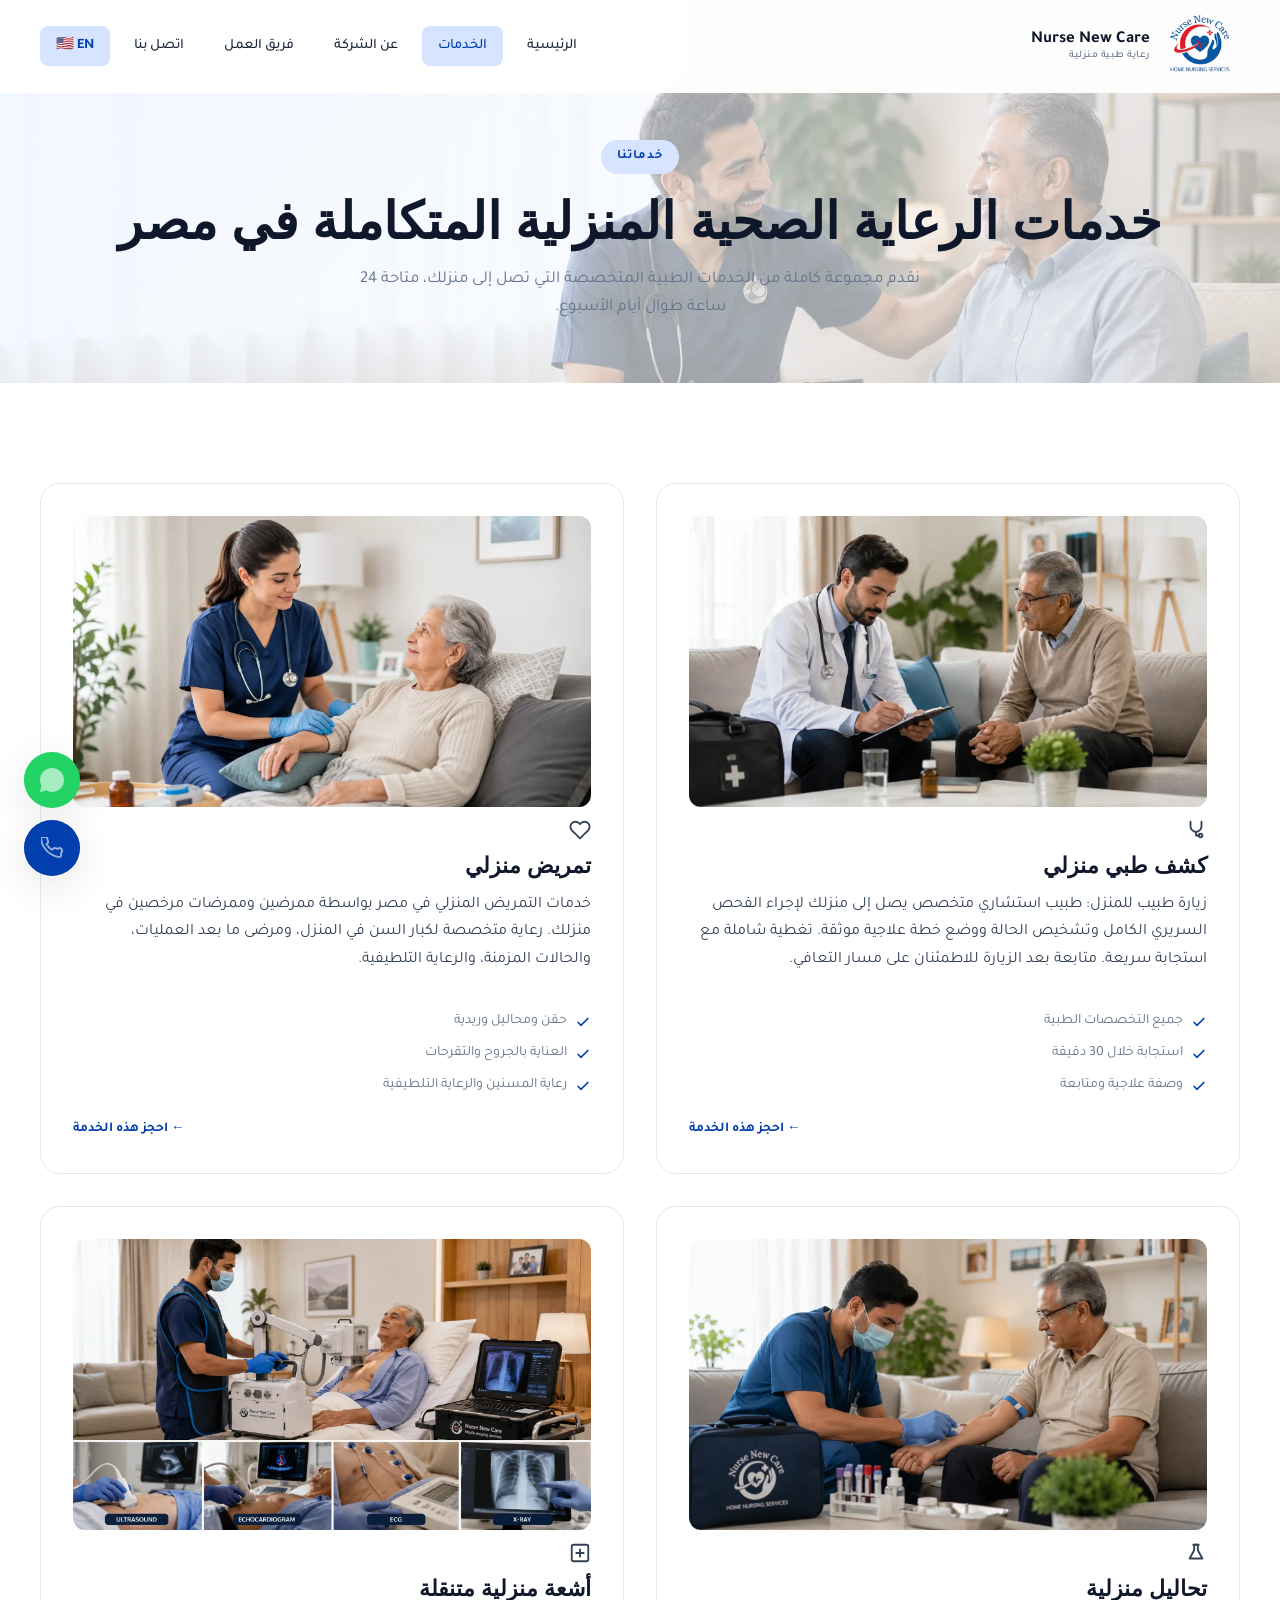
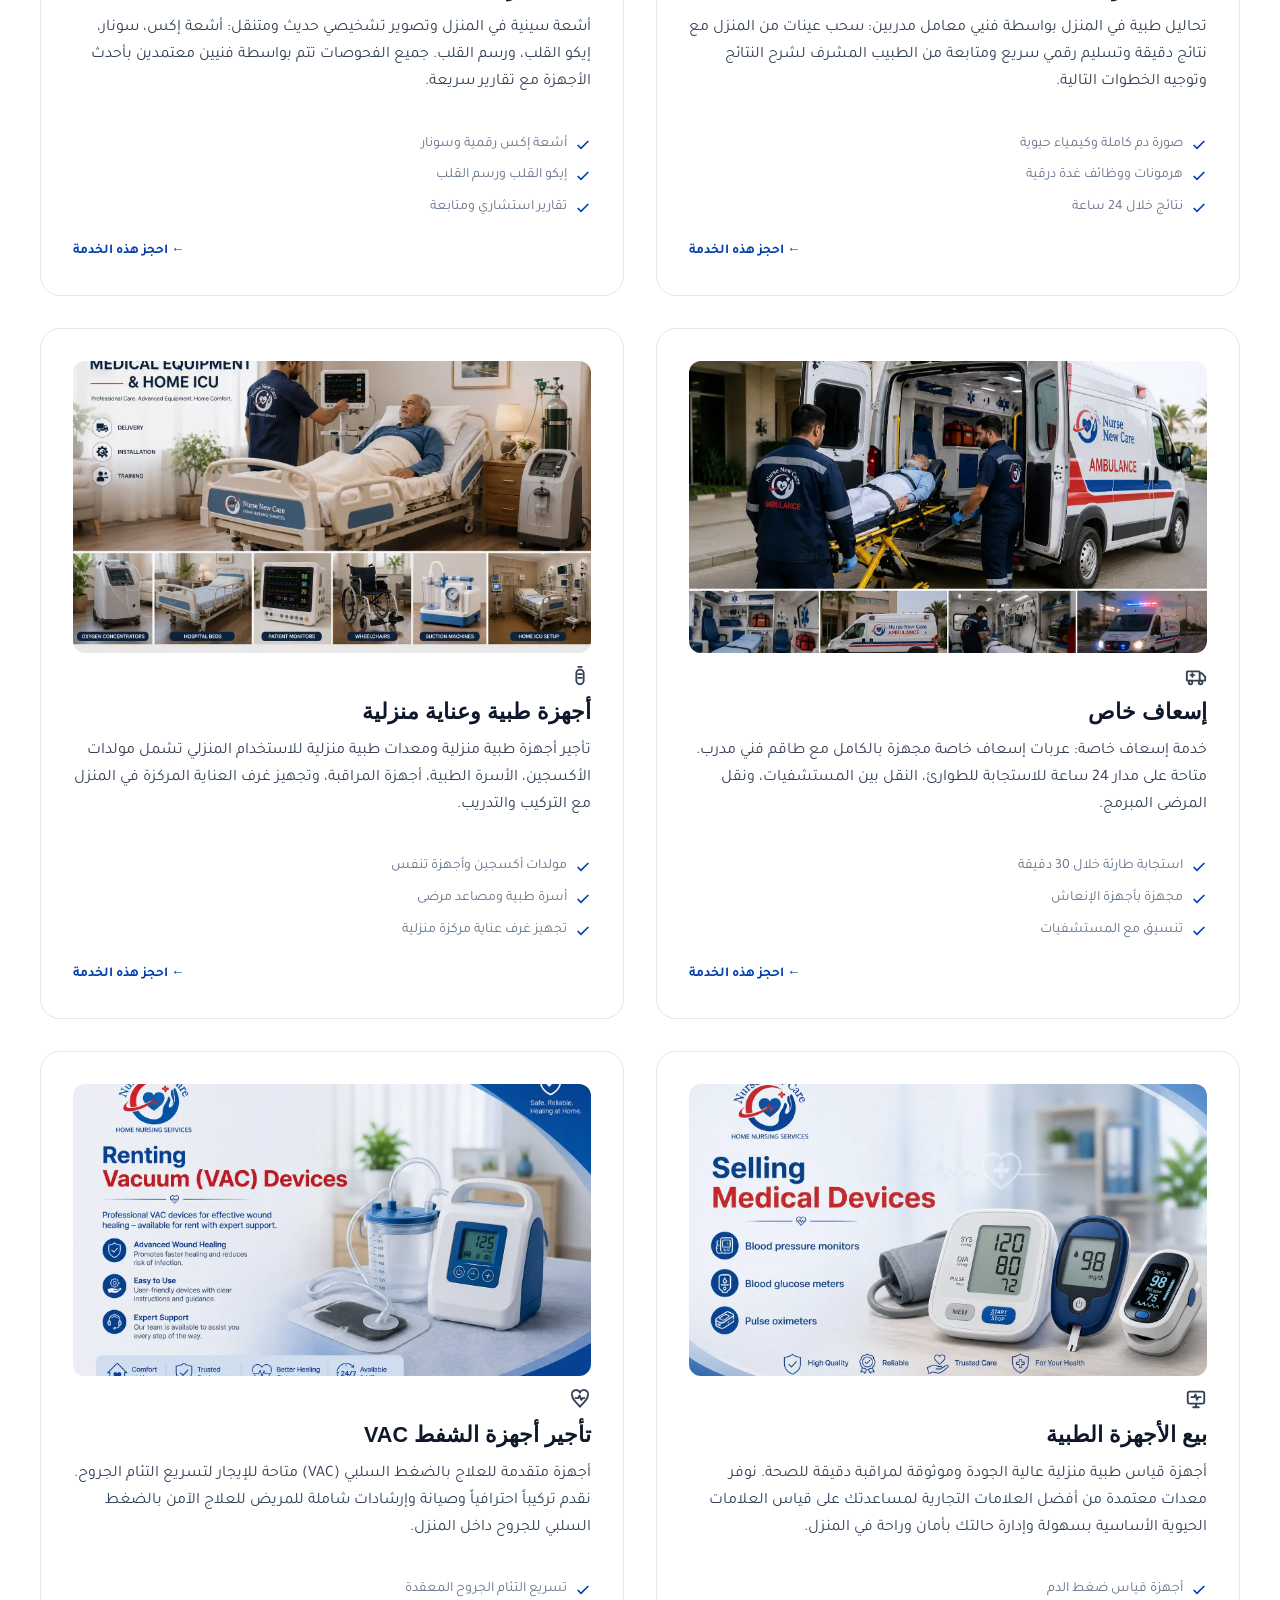
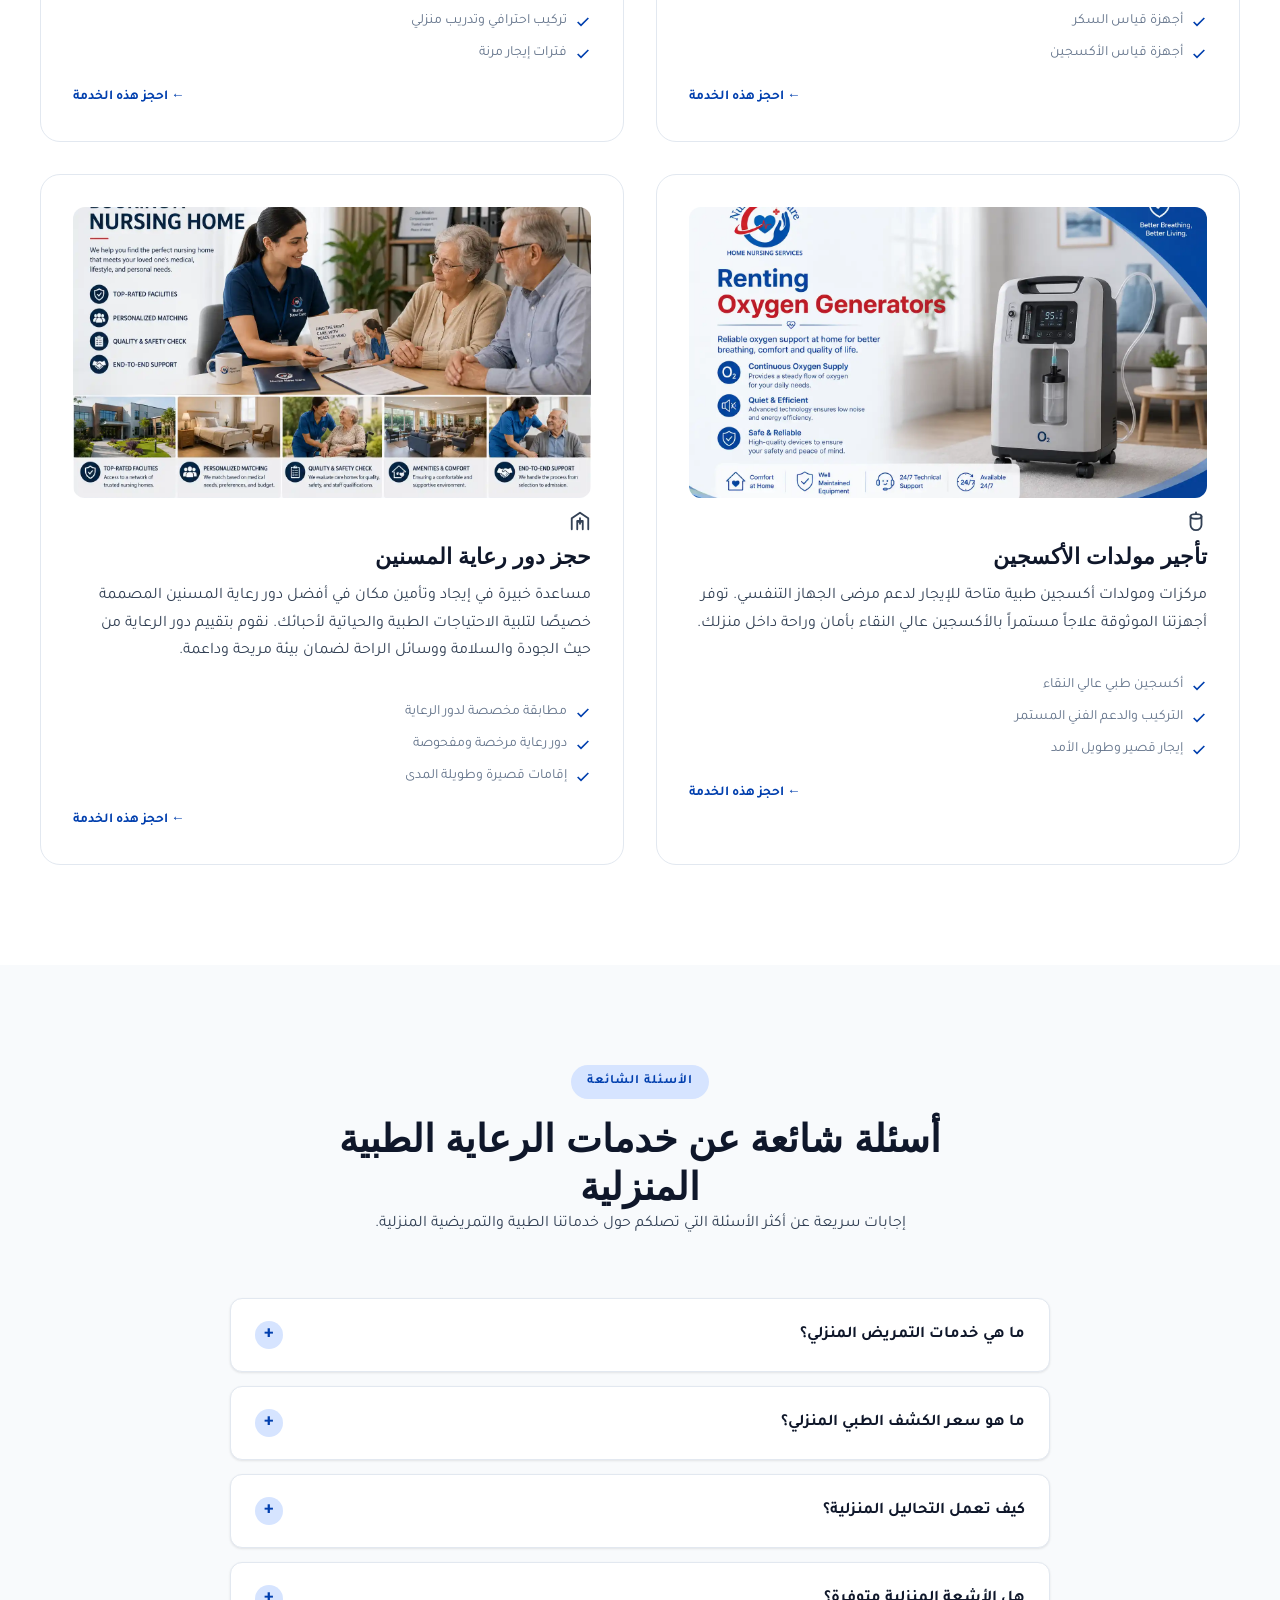
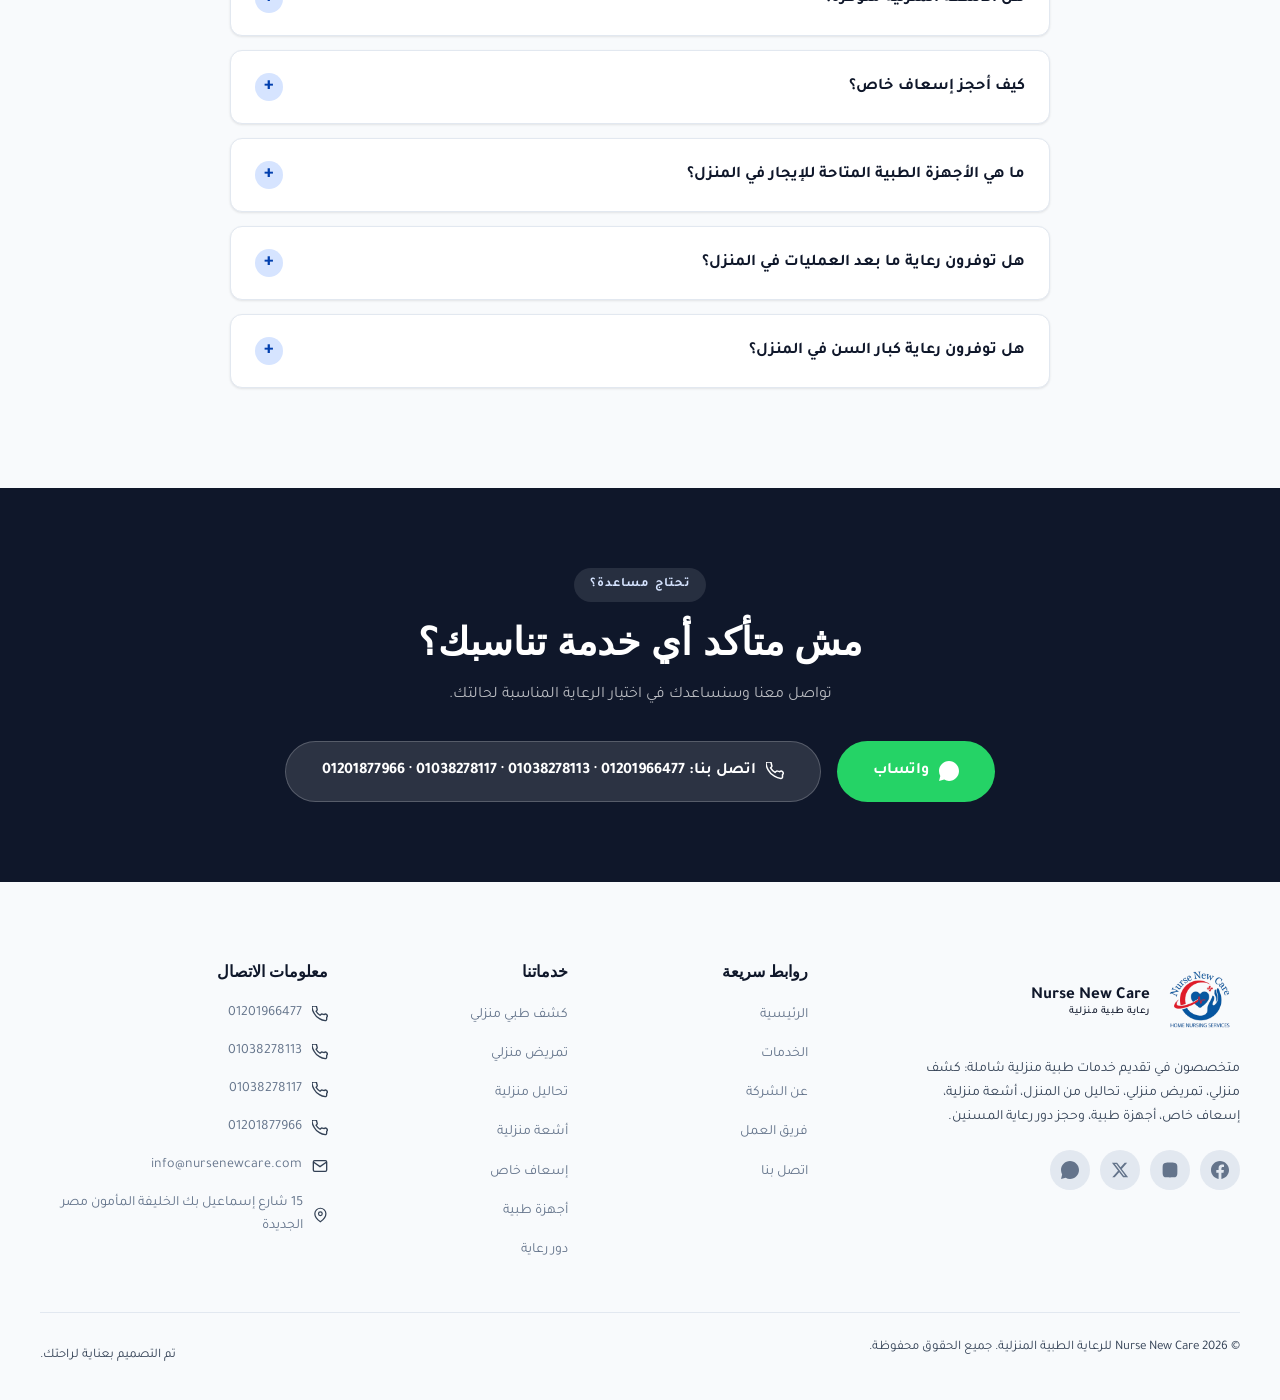
<file: services.html>
<!DOCTYPE html>
<html lang="ar" dir="rtl">
<head>
  <meta charset="UTF-8">
  <meta name="viewport" content="width=device-width, initial-scale=1.0">
  <link rel="icon" type="image/png" href="images/logo.png">
  <title>خدمات الرعاية الطبية المنزلية | تمريض منزلي وكشف طبي | Nurse New Care</title>
  <meta name="description" content="احجز خدمات الرعاية الطبية المنزلية في مصر: كشف طبي منزلي، تمريض منزلي، تحاليل منزلية، أشعة منزلية، إسعاف خاص، وأجهزة طبية. متاحون على مدار الساعة.">
  <link rel="canonical" href="https://nursenewcare.com/services.html">
  <link rel="alternate" hreflang="en" href="https://nursenewcare.com/en/services.html">
  <link rel="alternate" hreflang="ar" href="https://nursenewcare.com/services.html">
  <link rel="alternate" hreflang="x-default" href="https://nursenewcare.com/services.html">
  <meta property="og:type" content="website">
  <meta property="og:title" content="خدمات الرعاية الطبية المنزلية | تمريض منزلي وكشف طبي | Nurse New Care">
  <meta property="og:description" content="احجز خدمات الرعاية الطبية المنزلية في مصر: كشف طبي منزلي، تمريض منزلي، تحاليل منزلية، أشعة منزلية، إسعاف خاص، وأجهزة طبية. متاحون على مدار الساعة.">
  <meta property="og:url" content="https://nursenewcare.com/services.html">
  <meta property="og:image" content="https://nursenewcare.com/images/og-image.jpg">
  <meta property="og:locale" content="ar_AR">
  <meta name="twitter:card" content="summary_large_image">
  <meta name="twitter:title" content="خدمات الرعاية الطبية المنزلية | تمريض منزلي وكشف طبي | Nurse New Care">
  <meta name="twitter:description" content="احجز خدمات الرعاية الطبية المنزلية في مصر: كشف طبي منزلي، تمريض منزلي، تحاليل منزلية، أشعة منزلية، إسعاف خاص، وأجهزة طبية. متاحون على مدار الساعة.">
  <script type="application/ld+json">
  {
    "@context": "https://schema.org",
    "@type": "MedicalBusiness",
    "name": "Nurse New Care",
    "description": "خدمات طبية منزلية شاملة: كشف منزلي، تمريض منزلي، تحاليل، أشعة، إسعاف خاص، وأجهزة طبية.",
    "url": "https://nursenewcare.com",
    "telephone": "+201201966477",
    "email": "info@nursenewcare.com",
    "address": {
      "@type": "PostalAddress",
      "streetAddress": "15 شارع إسماعيل بك الخليفة المأمون مصر الجديدة",
      "addressLocality": "القاهرة",
      "addressCountry": "EG"
    },
    "areaServed": [
      { "@type": "City", "name": "القاهرة" },
      { "@type": "City", "name": "الجيزة" },
      { "@type": "City", "name": "الإسكندرية" }
    ],
    "openingHoursSpecification": {
      "@type": "OpeningHoursSpecification",
      "dayOfWeek": ["Monday", "Tuesday", "Wednesday", "Thursday", "Friday", "Saturday", "Sunday"],
      "opens": "00:00",
      "closes": "23:59"
    },
    "geo": {
      "@type": "GeoCoordinates",
      "latitude": 30.0865,
      "longitude": 31.2961
    },
    "priceRange": "$$",
    "hasOfferCatalog": {
      "@type": "OfferCatalog",
      "name": "خدمات الرعاية الطبية المنزلية",
      "itemListElement": [
        { "@type": "Offer", "itemOffered": { "@type": "Service", "name": "كشف طبي منزلي" } },
        { "@type": "Offer", "itemOffered": { "@type": "Service", "name": "تمريض منزلي" } },
        { "@type": "Offer", "itemOffered": { "@type": "Service", "name": "تحاليل منزلية" } },
        { "@type": "Offer", "itemOffered": { "@type": "Service", "name": "أشعة منزلية" } },
        { "@type": "Offer", "itemOffered": { "@type": "Service", "name": "إسعاف خاص" } },
        { "@type": "Offer", "itemOffered": { "@type": "Service", "name": "أجهزة طبية" } },
        { "@type": "Offer", "itemOffered": { "@type": "Service", "name": "بيع الأجهزة الطبية" } },
        { "@type": "Offer", "itemOffered": { "@type": "Service", "name": "تأجير أجهزة الشفط VAC" } },
        { "@type": "Offer", "itemOffered": { "@type": "Service", "name": "تأجير مولدات الأكسجين" } },
        { "@type": "Offer", "itemOffered": { "@type": "Service", "name": "حجز دور رعاية المسنين" } }
      ]
    }
  }
  </script>
  <script type="application/ld+json">
  {
    "@context": "https://schema.org",
    "@type": "FAQPage",
    "mainEntity": [
      {
        "@type": "Question",
        "name": "ما هي خدمات التمريض المنزلي؟",
        "acceptedAnswer": {
          "@type": "Answer",
          "text": "تشمل خدمات التمريض المنزلي إعطاء الحقن والمحاليل الوريدية، العناية بالجروح والتقرحات، رعاية كبار السن والمصابين بالأمراض المزمنة، ومتابعة ما بعد العمليات الجراحية — بواسطة ممرضين وممرضات مرخصين."
        }
      },
      {
        "@type": "Question",
        "name": "ما هو سعر الكشف الطبي المنزلي؟",
        "acceptedAnswer": {
          "@type": "Answer",
          "text": "يعتمد سعر الكشف الطبي المنزلي على التخصص الطبي والمنطقة وعدد الزيارات. تواصل معنا بالهاتف أو واتساب وسنحدد لك التكلفة بدقة قبل تأكيد زيارة الطبيب للمنزل."
        }
      },
      {
        "@type": "Question",
        "name": "كيف تعمل التحاليل المنزلية؟",
        "acceptedAnswer": {
          "@type": "Answer",
          "text": "يصل فني معمل تحاليل إلى منزلك لسحب العينات، ثم تُرسل العينات للمعمل وتصلك النتائج بسرعة، مع متابعة من الطبيب المشرف لشرح النتائج وتوجيه الخطوات التالية."
        }
      },
      {
        "@type": "Question",
        "name": "هل الأشعة المنزلية متوفرة؟",
        "acceptedAnswer": {
          "@type": "Answer",
          "text": "نعم، نوفر أشعة سينية في المنزل وسونار وإيكو القلب ورسم القلب بواسطة فنيين معتمدين بأجهزة حديثة، مع تقارير سريعة ومتابعة من الأطباء."
        }
      },
      {
        "@type": "Question",
        "name": "كيف أحجز إسعاف خاص؟",
        "acceptedAnswer": {
          "@type": "Answer",
          "text": "اتصل بنا أو راسلنا على واتساب على مدار 24 ساعة، وسنرسل سيارة إسعاف خاصة مجهزة بالكامل مع طاقم مدرب لنقل المرضى أو للاستجابة للطوارئ، مع تنسيق كامل مع المستشفيات."
        }
      },
      {
        "@type": "Question",
        "name": "ما هي الأجهزة الطبية المتاحة للإيجار في المنزل؟",
        "acceptedAnswer": {
          "@type": "Answer",
          "text": "نوفر تأجير مولدات الأكسجين وأجهزة العناية المركزة المنزلية وأجهزة الشفط VAC والأسرة الطبية، مع التركيب والتدريب والمتابعة المستمرة داخل منزلك."
        }
      },
      {
        "@type": "Question",
        "name": "هل توفرون رعاية ما بعد العمليات في المنزل؟",
        "acceptedAnswer": {
          "@type": "Answer",
          "text": "نعم، نوفر رعاية ما بعد العمليات ورعاية مرضى ما بعد الخروج من المستشفى: غيار الجروح، العناية بالغرز، إدارة التصريفات، ومتابعة التعافي في راحة منزلك."
        }
      },
      {
        "@type": "Question",
        "name": "هل توفرون رعاية كبار السن في المنزل؟",
        "acceptedAnswer": {
          "@type": "Answer",
          "text": "نعم، نوفر رعاية كبار السن في المنزل ورعاية المسنين بواسطة ممرضين متخصصين، مع مساعدة يومية وتنظيم الأدوية ومتابعة الأمراض المزمنة ودعم إنساني كامل."
        }
      }
    ]
  }
  </script>
  <link rel="preconnect" href="https://fonts.googleapis.com">
  <link rel="preconnect" href="https://fonts.gstatic.com" crossorigin>
  <link href="https://fonts.googleapis.com/css2?family=Tajawal:wght@400;500;600;700;800&display=swap" rel="stylesheet">
  <link rel="stylesheet" href="css/style.css">
  <link rel="stylesheet" href="css/responsive.css">
  <link rel="stylesheet" href="css/animations.css">
  <link rel="stylesheet" href="css/rtl.css">
</head>
<body>

  <header class="site-header" data-header>
    <div class="header-inner">
      <a class="brand" href="index.html" aria-label="Nurse New Care">
        <span class="brand-mark"><img src="images/logo.png" alt="Nurse New Care"></span>
        <span class="brand-text">
          <strong>Nurse New Care</strong>
          <small>رعاية طبية منزلية</small>
        </span>
      </a>
      <button class="menu-toggle" type="button" data-menu-toggle aria-label="فتح القائمة">
        <span></span>
        <span></span>
        <span></span>
      </button>
      <nav class="site-nav" data-nav>
        <a href="index.html">الرئيسية</a>
        <a href="services.html">الخدمات</a>
        <a href="about.html">عن الشركة</a>
        <a href="team.html">فريق العمل</a>
        <a href="contact.html">اتصل بنا</a>
        <a href="en/services.html" style="display:inline-flex;align-items:center;gap:6px;font-weight:600;">🇺🇸 EN</a>
      </nav>
    </div>
  </header>

  <main>
    <section class="page-header">
      <span class="eyebrow">خدماتنا</span>
      <h1>خدمات الرعاية الصحية المنزلية المتكاملة في مصر</h1>
      <p>نقدم مجموعة كاملة من الخدمات الطبية المتخصصة التي تصل إلى منزلك، متاحة 24 ساعة طوال أيام الأسبوع.</p>
    </section>

    <section class="section">
      <div class="services-page-grid">
        <div class="service-page-card" id="kashf-tibi">
          <img class="service-card-img" src="images/Doctor at Home.webp" alt="كشف طبي منزلي" loading="lazy">
          <span class="icon" style="display:inline-flex;">
            <svg width="22" height="22" viewBox="0 0 24 24" fill="none" stroke="currentColor" stroke-width="2" stroke-linecap="round" stroke-linejoin="round"><path d="M6 3v5a6 6 0 0012 0V3"/><path d="M12 14v4h4"/><circle cx="17" cy="18" r="2"/></svg>
          </span>
          <h3>كشف طبي منزلي</h3>
          <p>زيارة طبيب للمنزل: طبيب استشاري متخصص يصل إلى منزلك لإجراء الفحص السريري الكامل وتشخيص الحالة ووضع خطة علاجية موثقة. تغطية شاملة مع استجابة سريعة. متابعة بعد الزيارة للاطمئنان على مسار التعافي.</p>
          <ul style="list-style:none; display:flex; flex-direction:column; gap:8px; margin-top:8px;">
            <li style="display:flex; align-items:center; gap:8px; font-size:0.88rem; color:var(--text-light);">
              <svg width="16" height="16" viewBox="0 0 24 24" fill="none" stroke="var(--primary)" stroke-width="2.5"><polyline points="20 6 9 17 4 12"/></svg>
              جميع التخصصات الطبية
            </li>
            <li style="display:flex; align-items:center; gap:8px; font-size:0.88rem; color:var(--text-light);">
              <svg width="16" height="16" viewBox="0 0 24 24" fill="none" stroke="var(--primary)" stroke-width="2.5"><polyline points="20 6 9 17 4 12"/></svg>
              استجابة خلال 30 دقيقة
            </li>
            <li style="display:flex; align-items:center; gap:8px; font-size:0.88rem; color:var(--text-light);">
              <svg width="16" height="16" viewBox="0 0 24 24" fill="none" stroke="var(--primary)" stroke-width="2.5"><polyline points="20 6 9 17 4 12"/></svg>
              وصفة علاجية ومتابعة
            </li>
          </ul>
          <a class="service-link" href="contact.html">احجز هذه الخدمة ←</a>
        </div>

        <div class="service-page-card" id="tamreed-manzili">
          <img class="service-card-img" src="images/Home Nursing Care.webp" alt="تمريض منزلي" loading="lazy">
          <span class="icon" style="display:inline-flex;">
            <svg width="22" height="22" viewBox="0 0 24 24" fill="none" stroke="currentColor" stroke-width="2" stroke-linecap="round" stroke-linejoin="round"><path d="M20.84 4.61a5.5 5.5 0 00-7.78 0L12 5.67l-1.06-1.06a5.5 5.5 0 00-7.78 7.78l1.06 1.06L12 21.23l7.78-7.78 1.06-1.06a5.5 5.5 0 000-7.78z"/></svg>
          </span>
          <h3>تمريض منزلي</h3>
          <p>خدمات التمريض المنزلي في مصر بواسطة ممرضين وممرضات مرخصين في منزلك. رعاية متخصصة لكبار السن في المنزل، ومرضى ما بعد العمليات، والحالات المزمنة، والرعاية التلطيفية.</p>
          <ul style="list-style:none; display:flex; flex-direction:column; gap:8px; margin-top:8px;">
            <li style="display:flex; align-items:center; gap:8px; font-size:0.88rem; color:var(--text-light);">
              <svg width="16" height="16" viewBox="0 0 24 24" fill="none" stroke="var(--primary)" stroke-width="2.5"><polyline points="20 6 9 17 4 12"/></svg>
              حقن ومحاليل وريدية
            </li>
            <li style="display:flex; align-items:center; gap:8px; font-size:0.88rem; color:var(--text-light);">
              <svg width="16" height="16" viewBox="0 0 24 24" fill="none" stroke="var(--primary)" stroke-width="2.5"><polyline points="20 6 9 17 4 12"/></svg>
              العناية بالجروح والتقرحات
            </li>
            <li style="display:flex; align-items:center; gap:8px; font-size:0.88rem; color:var(--text-light);">
              <svg width="16" height="16" viewBox="0 0 24 24" fill="none" stroke="var(--primary)" stroke-width="2.5"><polyline points="20 6 9 17 4 12"/></svg>
              رعاية المسنين والرعاية التلطيفية
            </li>
          </ul>
          <a class="service-link" href="contact.html">احجز هذه الخدمة ←</a>
        </div>

        <div class="service-page-card" id="tahalil-manzili">
          <img class="service-card-img" src="images/Home Lab Tests.webp" alt="تحاليل منزلية" loading="lazy">
          <span class="icon" style="display:inline-flex;">
            <svg width="22" height="22" viewBox="0 0 24 24" fill="none" stroke="currentColor" stroke-width="2" stroke-linecap="round" stroke-linejoin="round"><path d="M9 3h6"/><path d="M10 3v6l-5 9h14l-5-9V3z"/></svg>
          </span>
          <h3>تحاليل منزلية</h3>
          <p>تحاليل طبية في المنزل بواسطة فنيي معامل مدربين: سحب عينات من المنزل مع نتائج دقيقة وتسليم رقمي سريع ومتابعة من الطبيب المشرف لشرح النتائج وتوجيه الخطوات التالية.</p>
          <ul style="list-style:none; display:flex; flex-direction:column; gap:8px; margin-top:8px;">
            <li style="display:flex; align-items:center; gap:8px; font-size:0.88rem; color:var(--text-light);">
              <svg width="16" height="16" viewBox="0 0 24 24" fill="none" stroke="var(--primary)" stroke-width="2.5"><polyline points="20 6 9 17 4 12"/></svg>
              صورة دم كاملة وكيمياء حيوية
            </li>
            <li style="display:flex; align-items:center; gap:8px; font-size:0.88rem; color:var(--text-light);">
              <svg width="16" height="16" viewBox="0 0 24 24" fill="none" stroke="var(--primary)" stroke-width="2.5"><polyline points="20 6 9 17 4 12"/></svg>
              هرمونات ووظائف غدة درقية
            </li>
            <li style="display:flex; align-items:center; gap:8px; font-size:0.88rem; color:var(--text-light);">
              <svg width="16" height="16" viewBox="0 0 24 24" fill="none" stroke="var(--primary)" stroke-width="2.5"><polyline points="20 6 9 17 4 12"/></svg>
              نتائج خلال 24 ساعة
            </li>
          </ul>
          <a class="service-link" href="contact.html">احجز هذه الخدمة ←</a>
        </div>

        <div class="service-page-card" id="asha-manzili">
          <img class="service-card-img" src="images/Mobile X-Ray & Imaging.webp" alt="أشعة منزلية متنقلة" loading="lazy">
          <span class="icon" style="display:inline-flex;">
            <svg width="22" height="22" viewBox="0 0 24 24" fill="none" stroke="currentColor" stroke-width="2" stroke-linecap="round" stroke-linejoin="round"><rect x="3" y="3" width="18" height="18" rx="2"/><path d="M12 8v8M8 12h8"/></svg>
          </span>
          <h3>أشعة منزلية متنقلة</h3>
          <p>أشعة سينية في المنزل وتصوير تشخيصي حديث ومتنقل: أشعة إكس، سونار، إيكو القلب، ورسم القلب. جميع الفحوصات تتم بواسطة فنيين معتمدين بأحدث الأجهزة مع تقارير سريعة.</p>
          <ul style="list-style:none; display:flex; flex-direction:column; gap:8px; margin-top:8px;">
            <li style="display:flex; align-items:center; gap:8px; font-size:0.88rem; color:var(--text-light);">
              <svg width="16" height="16" viewBox="0 0 24 24" fill="none" stroke="var(--primary)" stroke-width="2.5"><polyline points="20 6 9 17 4 12"/></svg>
              أشعة إكس رقمية وسونار
            </li>
            <li style="display:flex; align-items:center; gap:8px; font-size:0.88rem; color:var(--text-light);">
              <svg width="16" height="16" viewBox="0 0 24 24" fill="none" stroke="var(--primary)" stroke-width="2.5"><polyline points="20 6 9 17 4 12"/></svg>
              إيكو القلب ورسم القلب
            </li>
            <li style="display:flex; align-items:center; gap:8px; font-size:0.88rem; color:var(--text-light);">
              <svg width="16" height="16" viewBox="0 0 24 24" fill="none" stroke="var(--primary)" stroke-width="2.5"><polyline points="20 6 9 17 4 12"/></svg>
              تقارير استشاري ومتابعة
            </li>
          </ul>
          <a class="service-link" href="contact.html">احجز هذه الخدمة ←</a>
        </div>

        <div class="service-page-card" id="esaf-khas">
          <img class="service-card-img" src="images/Private Ambulance Service.webp" alt="إسعاف خاص" loading="lazy">
          <span class="icon" style="display:inline-flex;">
            <svg width="22" height="22" viewBox="0 0 24 24" fill="none" stroke="currentColor" stroke-width="2" stroke-linecap="round" stroke-linejoin="round"><rect x="2" y="7" width="14" height="10" rx="1"/><path d="M16 9h2.5l3.5 4v4h-6"/><circle cx="6" cy="19" r="2"/><circle cx="17" cy="19" r="2"/><path d="M6 11h4M8 9v4"/></svg>
          </span>
          <h3>إسعاف خاص</h3>
          <p>خدمة إسعاف خاصة: عربات إسعاف خاصة مجهزة بالكامل مع طاقم فني مدرب. متاحة على مدار 24 ساعة للاستجابة للطوارئ، النقل بين المستشفيات، ونقل المرضى المبرمج.</p>
          <ul style="list-style:none; display:flex; flex-direction:column; gap:8px; margin-top:8px;">
            <li style="display:flex; align-items:center; gap:8px; font-size:0.88rem; color:var(--text-light);">
              <svg width="16" height="16" viewBox="0 0 24 24" fill="none" stroke="var(--primary)" stroke-width="2.5"><polyline points="20 6 9 17 4 12"/></svg>
              استجابة طارئة خلال 30 دقيقة
            </li>
            <li style="display:flex; align-items:center; gap:8px; font-size:0.88rem; color:var(--text-light);">
              <svg width="16" height="16" viewBox="0 0 24 24" fill="none" stroke="var(--primary)" stroke-width="2.5"><polyline points="20 6 9 17 4 12"/></svg>
              مجهزة بأجهزة الإنعاش
            </li>
            <li style="display:flex; align-items:center; gap:8px; font-size:0.88rem; color:var(--text-light);">
              <svg width="16" height="16" viewBox="0 0 24 24" fill="none" stroke="var(--primary)" stroke-width="2.5"><polyline points="20 6 9 17 4 12"/></svg>
              تنسيق مع المستشفيات
            </li>
          </ul>
          <a class="service-link" href="contact.html">احجز هذه الخدمة ←</a>
        </div>

        <div class="service-page-card" id="ajhiza-tibbiya">
          <img class="service-card-img" src="images/Medical Equipment & Home ICU.webp" alt="أجهزة طبية وعناية منزلية" loading="lazy">
          <span class="icon" style="display:inline-flex;">
            <svg width="22" height="22" viewBox="0 0 24 24" fill="none" stroke="currentColor" stroke-width="2" stroke-linecap="round" stroke-linejoin="round"><rect x="8" y="5" width="8" height="16" rx="4"/><path d="M10 2h4"/><path d="M10 10h4M10 14h4"/></svg>
          </span>
          <h3>أجهزة طبية وعناية منزلية</h3>
          <p>تأجير أجهزة طبية منزلية ومعدات طبية منزلية للاستخدام المنزلي تشمل مولدات الأكسجين، الأسرة الطبية، أجهزة المراقبة، وتجهيز غرف العناية المركزة في المنزل مع التركيب والتدريب.</p>
          <ul style="list-style:none; display:flex; flex-direction:column; gap:8px; margin-top:8px;">
            <li style="display:flex; align-items:center; gap:8px; font-size:0.88rem; color:var(--text-light);">
              <svg width="16" height="16" viewBox="0 0 24 24" fill="none" stroke="var(--primary)" stroke-width="2.5"><polyline points="20 6 9 17 4 12"/></svg>
              مولدات أكسجين وأجهزة تنفس
            </li>
            <li style="display:flex; align-items:center; gap:8px; font-size:0.88rem; color:var(--text-light);">
              <svg width="16" height="16" viewBox="0 0 24 24" fill="none" stroke="var(--primary)" stroke-width="2.5"><polyline points="20 6 9 17 4 12"/></svg>
              أسرة طبية ومصاعد مرضى
            </li>
            <li style="display:flex; align-items:center; gap:8px; font-size:0.88rem; color:var(--text-light);">
              <svg width="16" height="16" viewBox="0 0 24 24" fill="none" stroke="var(--primary)" stroke-width="2.5"><polyline points="20 6 9 17 4 12"/></svg>
              تجهيز غرف عناية مركزة منزلية
            </li>
          </ul>
          <a class="service-link" href="contact.html">احجز هذه الخدمة ←</a>
        </div>

        <div class="service-page-card" id="bay3-ajhiza">
          <img class="service-card-img" src="images/SellingMedicalDevices.webp" alt="بيع الأجهزة الطبية" loading="lazy">
          <span class="icon" style="display:inline-flex;">
            <svg width="22" height="22" viewBox="0 0 24 24" fill="none" stroke="currentColor" stroke-width="2" stroke-linecap="round" stroke-linejoin="round"><rect x="3" y="4" width="18" height="13" rx="2"/><polyline points="7 10 10 10 11.5 7 13 13 14.5 10 17 10"/><path d="M12 17v4M9 21h6"/></svg>
          </span>
          <h3>بيع الأجهزة الطبية</h3>
          <p>أجهزة قياس طبية منزلية عالية الجودة وموثوقة لمراقبة دقيقة للصحة. نوفر معدات معتمدة من أفضل العلامات التجارية لمساعدتك على قياس العلامات الحيوية الأساسية بسهولة وإدارة حالتك بأمان وراحة في المنزل.</p>
          <ul style="list-style:none; display:flex; flex-direction:column; gap:8px; margin-top:8px;">
            <li style="display:flex; align-items:center; gap:8px; font-size:0.88rem; color:var(--text-light);">
              <svg width="16" height="16" viewBox="0 0 24 24" fill="none" stroke="var(--primary)" stroke-width="2.5"><polyline points="20 6 9 17 4 12"/></svg>
              أجهزة قياس ضغط الدم
            </li>
            <li style="display:flex; align-items:center; gap:8px; font-size:0.88rem; color:var(--text-light);">
              <svg width="16" height="16" viewBox="0 0 24 24" fill="none" stroke="var(--primary)" stroke-width="2.5"><polyline points="20 6 9 17 4 12"/></svg>
              أجهزة قياس السكر
            </li>
            <li style="display:flex; align-items:center; gap:8px; font-size:0.88rem; color:var(--text-light);">
              <svg width="16" height="16" viewBox="0 0 24 24" fill="none" stroke="var(--primary)" stroke-width="2.5"><polyline points="20 6 9 17 4 12"/></svg>
              أجهزة قياس الأكسجين
            </li>
          </ul>
          <a class="service-link" href="contact.html">احجز هذه الخدمة ←</a>
        </div>

        <div class="service-page-card" id="tajir-vac">
          <img class="service-card-img" src="images/RentingVacuum.webp" alt="تأجير أجهزة الشفط VAC" loading="lazy">
          <span class="icon" style="display:inline-flex;">
            <svg width="22" height="22" viewBox="0 0 24 24" fill="none" stroke="currentColor" stroke-width="2" stroke-linecap="round" stroke-linejoin="round"><path d="M12 20.5C9 16.5 3.5 13 3.5 8.5A4.5 4.5 0 0 1 12 5a4.5 4.5 0 0 1 8.5 3.5c0 4.5-5.5 8-8.5 12z"/><path d="M7 11h3l1.5-3 2 5 1.5-2h2"/></svg>
          </span>
          <h3>تأجير أجهزة الشفط VAC</h3>
          <p>أجهزة متقدمة للعلاج بالضغط السلبي (VAC) متاحة للإيجار لتسريع التئام الجروح. نقدم تركيباً احترافياً وصيانة وإرشادات شاملة للمريض للعلاج الآمن بالضغط السلبي للجروح داخل المنزل.</p>
          <ul style="list-style:none; display:flex; flex-direction:column; gap:8px; margin-top:8px;">
            <li style="display:flex; align-items:center; gap:8px; font-size:0.88rem; color:var(--text-light);">
              <svg width="16" height="16" viewBox="0 0 24 24" fill="none" stroke="var(--primary)" stroke-width="2.5"><polyline points="20 6 9 17 4 12"/></svg>
              تسريع التئام الجروح المعقدة
            </li>
            <li style="display:flex; align-items:center; gap:8px; font-size:0.88rem; color:var(--text-light);">
              <svg width="16" height="16" viewBox="0 0 24 24" fill="none" stroke="var(--primary)" stroke-width="2.5"><polyline points="20 6 9 17 4 12"/></svg>
              تركيب احترافي وتدريب منزلي
            </li>
            <li style="display:flex; align-items:center; gap:8px; font-size:0.88rem; color:var(--text-light);">
              <svg width="16" height="16" viewBox="0 0 24 24" fill="none" stroke="var(--primary)" stroke-width="2.5"><polyline points="20 6 9 17 4 12"/></svg>
              فترات إيجار مرنة
            </li>
          </ul>
          <a class="service-link" href="contact.html">احجز هذه الخدمة ←</a>
        </div>

        <div class="service-page-card" id="tajir-aksjin">
          <img class="service-card-img" src="images/RentingOxygen.webp" alt="تأجير مولدات الأكسجين" loading="lazy">
          <span class="icon" style="display:inline-flex;">
            <svg width="22" height="22" viewBox="0 0 24 24" fill="none" stroke="currentColor" stroke-width="2" stroke-linecap="round" stroke-linejoin="round"><ellipse cx="12" cy="7" rx="6" ry="2.5"/><path d="M6 7v9a6 6 0 0 0 12 0V7"/><path d="M12 4.5V2.5"/></svg>
          </span>
          <h3>تأجير مولدات الأكسجين</h3>
          <p>مركزات ومولدات أكسجين طبية متاحة للإيجار لدعم مرضى الجهاز التنفسي. توفر أجهزتنا الموثوقة علاجاً مستمراً بالأكسجين عالي النقاء بأمان وراحة داخل منزلك.</p>
          <ul style="list-style:none; display:flex; flex-direction:column; gap:8px; margin-top:8px;">
            <li style="display:flex; align-items:center; gap:8px; font-size:0.88rem; color:var(--text-light);">
              <svg width="16" height="16" viewBox="0 0 24 24" fill="none" stroke="var(--primary)" stroke-width="2.5"><polyline points="20 6 9 17 4 12"/></svg>
              أكسجين طبي عالي النقاء
            </li>
            <li style="display:flex; align-items:center; gap:8px; font-size:0.88rem; color:var(--text-light);">
              <svg width="16" height="16" viewBox="0 0 24 24" fill="none" stroke="var(--primary)" stroke-width="2.5"><polyline points="20 6 9 17 4 12"/></svg>
              التركيب والدعم الفني المستمر
            </li>
            <li style="display:flex; align-items:center; gap:8px; font-size:0.88rem; color:var(--text-light);">
              <svg width="16" height="16" viewBox="0 0 24 24" fill="none" stroke="var(--primary)" stroke-width="2.5"><polyline points="20 6 9 17 4 12"/></svg>
              إيجار قصير وطويل الأمد
            </li>
          </ul>
          <a class="service-link" href="contact.html">احجز هذه الخدمة ←</a>
        </div>

        <div class="service-page-card" id="ra3ayat-mosneneen">
          <img class="service-card-img" src="images/Booking a Nursing Home.webp" alt="حجز دور رعاية المسنين" loading="lazy">
          <span class="icon" style="display:inline-flex;">
            <svg width="22" height="22" viewBox="0 0 24 24" fill="none" stroke="currentColor" stroke-width="2" stroke-linecap="round" stroke-linejoin="round"><path d="M3 21V9l9-6 9 6v12"/><path d="M9 21V13h6v8"/><path d="M12 9v6M9 12h6"/></svg>
          </span>
          <h3>حجز دور رعاية المسنين</h3>
          <p>مساعدة خبيرة في إيجاد وتأمين مكان في أفضل دور رعاية المسنين المصممة خصيصًا لتلبية الاحتياجات الطبية والحياتية لأحبائك. نقوم بتقييم دور الرعاية من حيث الجودة والسلامة ووسائل الراحة لضمان بيئة مريحة وداعمة.</p>
          <ul style="list-style:none; display:flex; flex-direction:column; gap:8px; margin-top:8px;">
            <li style="display:flex; align-items:center; gap:8px; font-size:0.88rem; color:var(--text-light);">
              <svg width="16" height="16" viewBox="0 0 24 24" fill="none" stroke="var(--primary)" stroke-width="2.5"><polyline points="20 6 9 17 4 12"/></svg>
              مطابقة مخصصة لدور الرعاية
            </li>
            <li style="display:flex; align-items:center; gap:8px; font-size:0.88rem; color:var(--text-light);">
              <svg width="16" height="16" viewBox="0 0 24 24" fill="none" stroke="var(--primary)" stroke-width="2.5"><polyline points="20 6 9 17 4 12"/></svg>
              دور رعاية مرخصة ومفحوصة
            </li>
            <li style="display:flex; align-items:center; gap:8px; font-size:0.88rem; color:var(--text-light);">
              <svg width="16" height="16" viewBox="0 0 24 24" fill="none" stroke="var(--primary)" stroke-width="2.5"><polyline points="20 6 9 17 4 12"/></svg>
              إقامات قصيرة وطويلة المدى
            </li>
          </ul>
          <a class="service-link" href="contact.html">احجز هذه الخدمة ←</a>
        </div>
      </div>
    </section>

    <section class="section bg-alt-section" id="faq">
      <div class="section-heading">
        <span class="eyebrow">الأسئلة الشائعة</span>
        <h2>أسئلة شائعة عن خدمات الرعاية الطبية المنزلية</h2>
        <p>إجابات سريعة عن أكثر الأسئلة التي تصلكم حول خدماتنا الطبية والتمريضية المنزلية.</p>
      </div>
      <div class="faq-list">
        <details class="faq-item">
          <summary>ما هي خدمات التمريض المنزلي؟</summary>
          <p>تشمل خدمات التمريض المنزلي إعطاء الحقن والمحاليل الوريدية، العناية بالجروح والتقرحات، رعاية كبار السن والمصابين بالأمراض المزمنة، ومتابعة ما بعد العمليات الجراحية — بواسطة ممرضين وممرضات مرخصين.</p>
        </details>
        <details class="faq-item">
          <summary>ما هو سعر الكشف الطبي المنزلي؟</summary>
          <p>يعتمد سعر الكشف الطبي المنزلي على التخصص الطبي والمنطقة وعدد الزيارات. تواصل معنا بالهاتف أو واتساب وسنحدد لك التكلفة بدقة قبل تأكيد زيارة الطبيب للمنزل.</p>
        </details>
        <details class="faq-item">
          <summary>كيف تعمل التحاليل المنزلية؟</summary>
          <p>يصل فني معمل تحاليل إلى منزلك لسحب العينات، ثم تُرسل العينات للمعمل وتصلك النتائج بسرعة، مع متابعة من الطبيب المشرف لشرح النتائج وتوجيه الخطوات التالية.</p>
        </details>
        <details class="faq-item">
          <summary>هل الأشعة المنزلية متوفرة؟</summary>
          <p>نعم، نوفر أشعة سينية في المنزل وسونار وإيكو القلب ورسم القلب بواسطة فنيين معتمدين بأجهزة حديثة، مع تقارير سريعة ومتابعة من الأطباء.</p>
        </details>
        <details class="faq-item">
          <summary>كيف أحجز إسعاف خاص؟</summary>
          <p>اتصل بنا أو راسلنا على واتساب على مدار 24 ساعة، وسنرسل سيارة إسعاف خاصة مجهزة بالكامل مع طاقم مدرب لنقل المرضى أو للاستجابة للطوارئ، مع تنسيق كامل مع المستشفيات.</p>
        </details>
        <details class="faq-item">
          <summary>ما هي الأجهزة الطبية المتاحة للإيجار في المنزل؟</summary>
          <p>نوفر تأجير مولدات الأكسجين وأجهزة العناية المركزة المنزلية وأجهزة الشفط VAC والأسرة الطبية، مع التركيب والتدريب والمتابعة المستمرة داخل منزلك.</p>
        </details>
        <details class="faq-item">
          <summary>هل توفرون رعاية ما بعد العمليات في المنزل؟</summary>
          <p>نعم، نوفر رعاية ما بعد العمليات ورعاية مرضى ما بعد الخروج من المستشفى: غيار الجروح، العناية بالغرز، إدارة التصريفات، ومتابعة التعافي في راحة منزلك.</p>
        </details>
        <details class="faq-item">
          <summary>هل توفرون رعاية كبار السن في المنزل؟</summary>
          <p>نعم، نوفر رعاية كبار السن في المنزل ورعاية المسنين بواسطة ممرضين متخصصين، مع مساعدة يومية وتنظيم الأدوية ومتابعة الأمراض المزمنة ودعم إنساني كامل.</p>
        </details>
      </div>
    </section>

    <section class="contact-band">
      <span class="eyebrow">تحتاج مساعدة؟</span>
      <h2>مش متأكد أي خدمة تناسبك؟</h2>
      <p>تواصل معنا وسنساعدك في اختيار الرعاية المناسبة لحالتك.</p>
      <div class="contact-actions">
        <a class="contact-btn contact-btn--whatsapp" href="https://wa.me/201201966477" target="_blank" rel="noreferrer">
          <svg width="20" height="20" viewBox="0 0 24 24" fill="currentColor"><path d="M17.472 14.382c-.297-.149-1.758-.867-2.03-.967-.273-.099-.471-.148-.67.15-.197.297-.767.966-.94 1.164-.173.199-.347.223-.644.075-.297-.15-1.255-.463-2.39-1.475-.883-.788-1.48-1.761-1.653-2.059-.173-.297-.018-.458.13-.606.134-.133.298-.347.446-.52.149-.174.198-.298.298-.497.099-.198.05-.371-.025-.52-.075-.149-.669-1.612-.916-2.207-.242-.579-.487-.5-.669-.51-.173-.008-.371-.01-.57-.01-.198 0-.52.074-.792.372-.272.297-1.04 1.016-1.04 2.479 0 1.462 1.065 2.875 1.213 3.074.149.198 2.096 3.2 5.077 4.487.709.306 1.262.489 1.694.625.712.227 1.36.195 1.871.118.571-.085 1.758-.719 2.006-1.413.248-.694.248-1.289.173-1.413-.074-.124-.272-.198-.57-.347zM12 0C5.373 0 0 5.373 0 12c0 2.127.558 4.122 1.532 5.857L.057 23.882l6.186-1.623A11.945 11.945 0 0012 24c6.627 0 12-5.373 12-12S18.627 0 12 0z"/></svg>
          واتساب
        </a>
        <a class="contact-btn contact-btn--phone contact-btn--phones" href="tel:+201201966477">
          <svg width="18" height="18" viewBox="0 0 24 24" fill="none" stroke="currentColor" stroke-width="2"><path d="M22 16.92v3a2 2 0 01-2.18 2 19.79 19.79 0 01-8.63-3.07A19.5 19.5 0 013.07 10.8a19.79 19.79 0 01-3.07-8.67A2 2 0 012 0h3a2 2 0 012 1.72c.127.96.361 1.903.7 2.81a2 2 0 01-.45 2.11L6.09 7.91a16 16 0 006 6l1.27-1.27a2 2 0 012.11-.45c.907.339 1.85.573 2.81.7A2 2 0 0122 16.92z"/></svg>
          اتصل بنا: 01201966477 · 01038278113 · 01038278117 · 01201877966
        </a>
      </div>
    </section>
  </main>

  <footer class="site-footer">
    <div class="footer-grid">
      <div class="footer-col">
        <a class="brand" href="index.html" aria-label="Nurse New Care">
          <span class="brand-mark"><img src="images/logo.png" alt="Nurse New Care"></span>
          <span class="brand-text">
            <strong>Nurse New Care</strong>
            <small>رعاية طبية منزلية</small>
          </span>
        </a>
        <p class="footer-desc">متخصصون في تقديم خدمات طبية منزلية شاملة: كشف منزلي، تمريض منزلي، تحاليل من المنزل، أشعة منزلية، إسعاف خاص، أجهزة طبية، وحجز دور رعاية المسنين.</p>
        <div class="footer-socials">
          <a class="social-btn" href="#" target="_blank" rel="noreferrer" aria-label="فيسبوك"><svg width="18" height="18" viewBox="0 0 24 24" fill="currentColor"><path d="M24 12.073c0-6.627-5.373-12-12-12s-12 5.373-12 12c0 5.99 4.388 10.954 10.125 11.854v-8.385H7.078v-3.47h3.047V9.43c0-3.007 1.792-4.669 4.533-4.669 1.312 0 2.686.235 2.686.235v2.953H15.83c-1.491 0-1.956.925-1.956 1.874v2.25h3.328l-.532 3.47h-2.796v8.385C19.612 23.027 24 18.062 24 12.073z"/></svg></a>
          <a class="social-btn" href="#" target="_blank" rel="noreferrer" aria-label="انستجرام"><svg width="18" height="18" viewBox="0 0 24 24" fill="currentColor"><path d="M12 2.163c3.204 0 3.584.012 4.85.07 3.252.148 4.771 1.691 4.919 4.919.058 1.265.069 1.645.069 4.849 0 3.205-.012 3.584-.069 4.849-.149 3.225-1.664 4.771-4.919 4.919-1.266.058-1.644.07-4.85.07-3.204 0-3.584-.012-4.849-.07-3.26-.149-4.771-1.699-4.919-4.92-.058-1.265-.07-1.644-.07-4.849 0-3.204.013-3.583.07-4.849.149-3.227 1.664-4.771 4.919-4.919 1.266-.057 1.645-.069 4.849-.069z"/></svg></a>
          <a class="social-btn" href="#" target="_blank" rel="noreferrer" aria-label="تويتر"><svg width="18" height="18" viewBox="0 0 24 24" fill="currentColor"><path d="M18.244 2.25h3.308l-7.227 8.26 8.502 11.24H16.17l-5.214-6.817L4.99 21.75H1.68l7.73-8.835L1.254 2.25H8.08l4.713 6.231zm-1.161 17.52h1.833L7.084 4.126H5.117z"/></svg></a>
          <a class="social-btn" href="#" target="_blank" rel="noreferrer" aria-label="واتساب"><svg width="18" height="18" viewBox="0 0 24 24" fill="currentColor"><path d="M17.472 14.382c-.297-.149-1.758-.867-2.03-.967-.273-.099-.471-.148-.67.15-.197.297-.767.966-.94 1.164-.173.199-.347.223-.644.075-.297-.15-1.255-.463-2.39-1.475-.883-.788-1.48-1.761-1.653-2.059-.173-.297-.018-.458.13-.606.134-.133.298-.347.446-.52.149-.174.198-.298.298-.497.099-.198.05-.371-.025-.52-.075-.149-.669-1.612-.916-2.207-.242-.579-.487-.5-.669-.51-.173-.008-.371-.01-.57-.01-.198 0-.52.074-.792.372-.272.297-1.04 1.016-1.04 2.479 0 1.462 1.065 2.875 1.213 3.074.149.198 2.096 3.2 5.077 4.487.709.306 1.262.489 1.694.625.712.227 1.36.195 1.871.118.571-.085 1.758-.719 2.006-1.413.248-.694.248-1.289.173-1.413-.074-.124-.272-.198-.57-.347zM12 0C5.373 0 0 5.373 0 12c0 2.127.558 4.122 1.532 5.857L.057 23.882l6.186-1.623A11.945 11.945 0 0012 24c6.627 0 12-5.373 12-12S18.627 0 12 0z"/></svg></a>
        </div>
      </div>
      <div class="footer-col">
        <h4 class="footer-heading">روابط سريعة</h4>
        <ul class="footer-links">
          <li><a href="index.html">الرئيسية</a></li>
          <li><a href="services.html">الخدمات</a></li>
          <li><a href="about.html">عن الشركة</a></li>
          <li><a href="team.html">فريق العمل</a></li>
          <li><a href="contact.html">اتصل بنا</a></li>
        </ul>
      </div>
      <div class="footer-col">
        <h4 class="footer-heading">خدماتنا</h4>
        <ul class="footer-links">
          <li><a href="services.html#kashf-tibi">كشف طبي منزلي</a></li>
          <li><a href="services.html#tamreed-manzili">تمريض منزلي</a></li>
          <li><a href="services.html#tahalil-manzili">تحاليل منزلية</a></li>
          <li><a href="services.html#asha-manzili">أشعة منزلية</a></li>
          <li><a href="services.html#esaf-khas">إسعاف خاص</a></li>
          <li><a href="services.html#ajhiza-tibbiya">أجهزة طبية</a></li>
          <li><a href="services.html#ra3ayat-mosneneen">دور رعاية</a></li>
        </ul>
      </div>
      <div class="footer-col">
        <h4 class="footer-heading">معلومات الاتصال</h4>
        <ul class="footer-contact-list">
          <li><svg width="16" height="16" viewBox="0 0 24 24" fill="none" stroke="currentColor" stroke-width="2"><path d="M22 16.92v3a2 2 0 01-2.18 2 19.79 19.79 0 01-8.63-3.07A19.5 19.5 0 013.07 10.8a19.79 19.79 0 01-3.07-8.67A2 2 0 012 0h3a2 2 0 012 1.72c.127.96.361 1.903.7 2.81a2 2 0 01-.45 2.11L6.09 7.91a16 16 0 006 6l1.27-1.27a2 2 0 012.11-.45c.907.339 1.85.573 2.81.7A2 2 0 0122 16.92z"/></svg>
            <a href="tel:+201201966477">01201966477</a>
          </li>
          <li><svg width="16" height="16" viewBox="0 0 24 24" fill="none" stroke="currentColor" stroke-width="2"><path d="M22 16.92v3a2 2 0 01-2.18 2 19.79 19.79 0 01-8.63-3.07A19.5 19.5 0 013.07 10.8a19.79 19.79 0 01-3.07-8.67A2 2 0 012 0h3a2 2 0 012 1.72c.127.96.361 1.903.7 2.81a2 2 0 01-.45 2.11L6.09 7.91a16 16 0 006 6l1.27-1.27a2 2 0 012.11-.45c.907.339 1.85.573 2.81.7A2 2 0 0122 16.92z"/></svg>
            <a href="tel:+201038278113">01038278113</a>
          </li>
          <li><svg width="16" height="16" viewBox="0 0 24 24" fill="none" stroke="currentColor" stroke-width="2"><path d="M22 16.92v3a2 2 0 01-2.18 2 19.79 19.79 0 01-8.63-3.07A19.5 19.5 0 013.07 10.8a19.79 19.79 0 01-3.07-8.67A2 2 0 012 0h3a2 2 0 012 1.72c.127.96.361 1.903.7 2.81a2 2 0 01-.45 2.11L6.09 7.91a16 16 0 006 6l1.27-1.27a2 2 0 012.11-.45c.907.339 1.85.573 2.81.7A2 2 0 0122 16.92z"/></svg>
            <a href="tel:+201038278117">01038278117</a>
          </li>
          <li><svg width="16" height="16" viewBox="0 0 24 24" fill="none" stroke="currentColor" stroke-width="2"><path d="M22 16.92v3a2 2 0 01-2.18 2 19.79 19.79 0 01-8.63-3.07A19.5 19.5 0 013.07 10.8a19.79 19.79 0 01-3.07-8.67A2 2 0 012 0h3a2 2 0 012 1.72c.127.96.361 1.903.7 2.81a2 2 0 01-.45 2.11L6.09 7.91a16 16 0 006 6l1.27-1.27a2 2 0 012.11-.45c.907.339 1.85.573 2.81.7A2 2 0 0122 16.92z"/></svg>
            <a href="tel:+201201877966">01201877966</a>
          </li>
          <li><svg width="16" height="16" viewBox="0 0 24 24" fill="none" stroke="currentColor" stroke-width="2"><path d="M4 4h16c1.1 0 2 .9 2 2v12c0 1.1-.9 2-2 2H4c-1.1 0-2-.9-2-2V6c0-1.1.9-2 2-2z"/><polyline points="22,6 12,13 2,6"/></svg>
            <a href="mailto:info@nursenewcare.com">info@nursenewcare.com</a>
          </li>
          <li><svg width="16" height="16" viewBox="0 0 24 24" fill="none" stroke="currentColor" stroke-width="2"><path d="M21 10c0 7-9 13-9 13s-9-6-9-13a9 9 0 0118 0z"/><circle cx="12" cy="10" r="3"/></svg>
            <a href="https://www.google.com/maps/place/El-Khalifa+El-Maamoun,+Cairo+Governorate/@30.0865,31.2961,16z" target="_blank" rel="noreferrer">15 شارع إسماعيل بك الخليفة المأمون مصر الجديدة</a>
          </li>
        </ul>
      </div>
    </div>
    <div class="footer-bottom">
      <p>&copy; 2026 Nurse New Care للرعاية الطبية المنزلية. جميع الحقوق محفوظة.</p>
      <p>تم التصميم بعناية لراحتك.</p>
    </div>
  </footer>

  <div class="float-contact" aria-label="تواصل سريع">
    <a class="float-btn float-btn--whatsapp" href="https://wa.me/201201966477" target="_blank" rel="noreferrer" aria-label="تواصل عبر واتساب">
      <span class="float-pulse"></span>
      <svg width="24" height="24" viewBox="0 0 24 24" fill="currentColor"><path d="M17.472 14.382c-.297-.149-1.758-.867-2.03-.967-.273-.099-.471-.148-.67.15-.197.297-.767.966-.94 1.164-.173.199-.347.223-.644.075-.297-.15-1.255-.463-2.39-1.475-.883-.788-1.48-1.761-1.653-2.059-.173-.297-.018-.458.13-.606.134-.133.298-.347.446-.52.149-.174.198-.298.298-.497.099-.198.05-.371-.025-.52-.075-.149-.669-1.612-.916-2.207-.242-.579-.487-.5-.669-.51-.173-.008-.371-.01-.57-.01-.198 0-.52.074-.792.372-.272.297-1.04 1.016-1.04 2.479 0 1.462 1.065 2.875 1.213 3.074.149.198 2.096 3.2 5.077 4.487.709.306 1.262.489 1.694.625.712.227 1.36.195 1.871.118.571-.085 1.758-.719 2.006-1.413.248-.694.248-1.289.173-1.413-.074-.124-.272-.198-.57-.347zM12 0C5.373 0 0 5.373 0 12c0 2.127.558 4.122 1.532 5.857L.057 23.882l6.186-1.623A11.945 11.945 0 0012 24c6.627 0 12-5.373 12-12S18.627 0 12 0z"/></svg>
      <span class="float-label">واتساب</span>
    </a>
    <a class="float-btn float-btn--phone" href="tel:+201201966477" aria-label="اتصل بنا">
      <span class="float-ring"></span>
      <svg width="22" height="22" viewBox="0 0 24 24" fill="none" stroke="currentColor" stroke-width="2"><path d="M22 16.92v3a2 2 0 01-2.18 2 19.79 19.79 0 01-8.63-3.07A19.5 19.5 0 013.07 10.8a19.79 19.79 0 01-3.07-8.67A2 2 0 012 0h3a2 2 0 012 1.72c.127.96.361 1.903.7 2.81a2 2 0 01-.45 2.11L6.09 7.91a16 16 0 006 6l1.27-1.27a2 2 0 012.11-.45c.907.339 1.85.573 2.81.7A2 2 0 0122 16.92z"/></svg>
      <span class="float-label">اتصل بنا</span>
    </a>
  </div>

  <script src="js/main.js"></script>
</body>
</html>
</file>
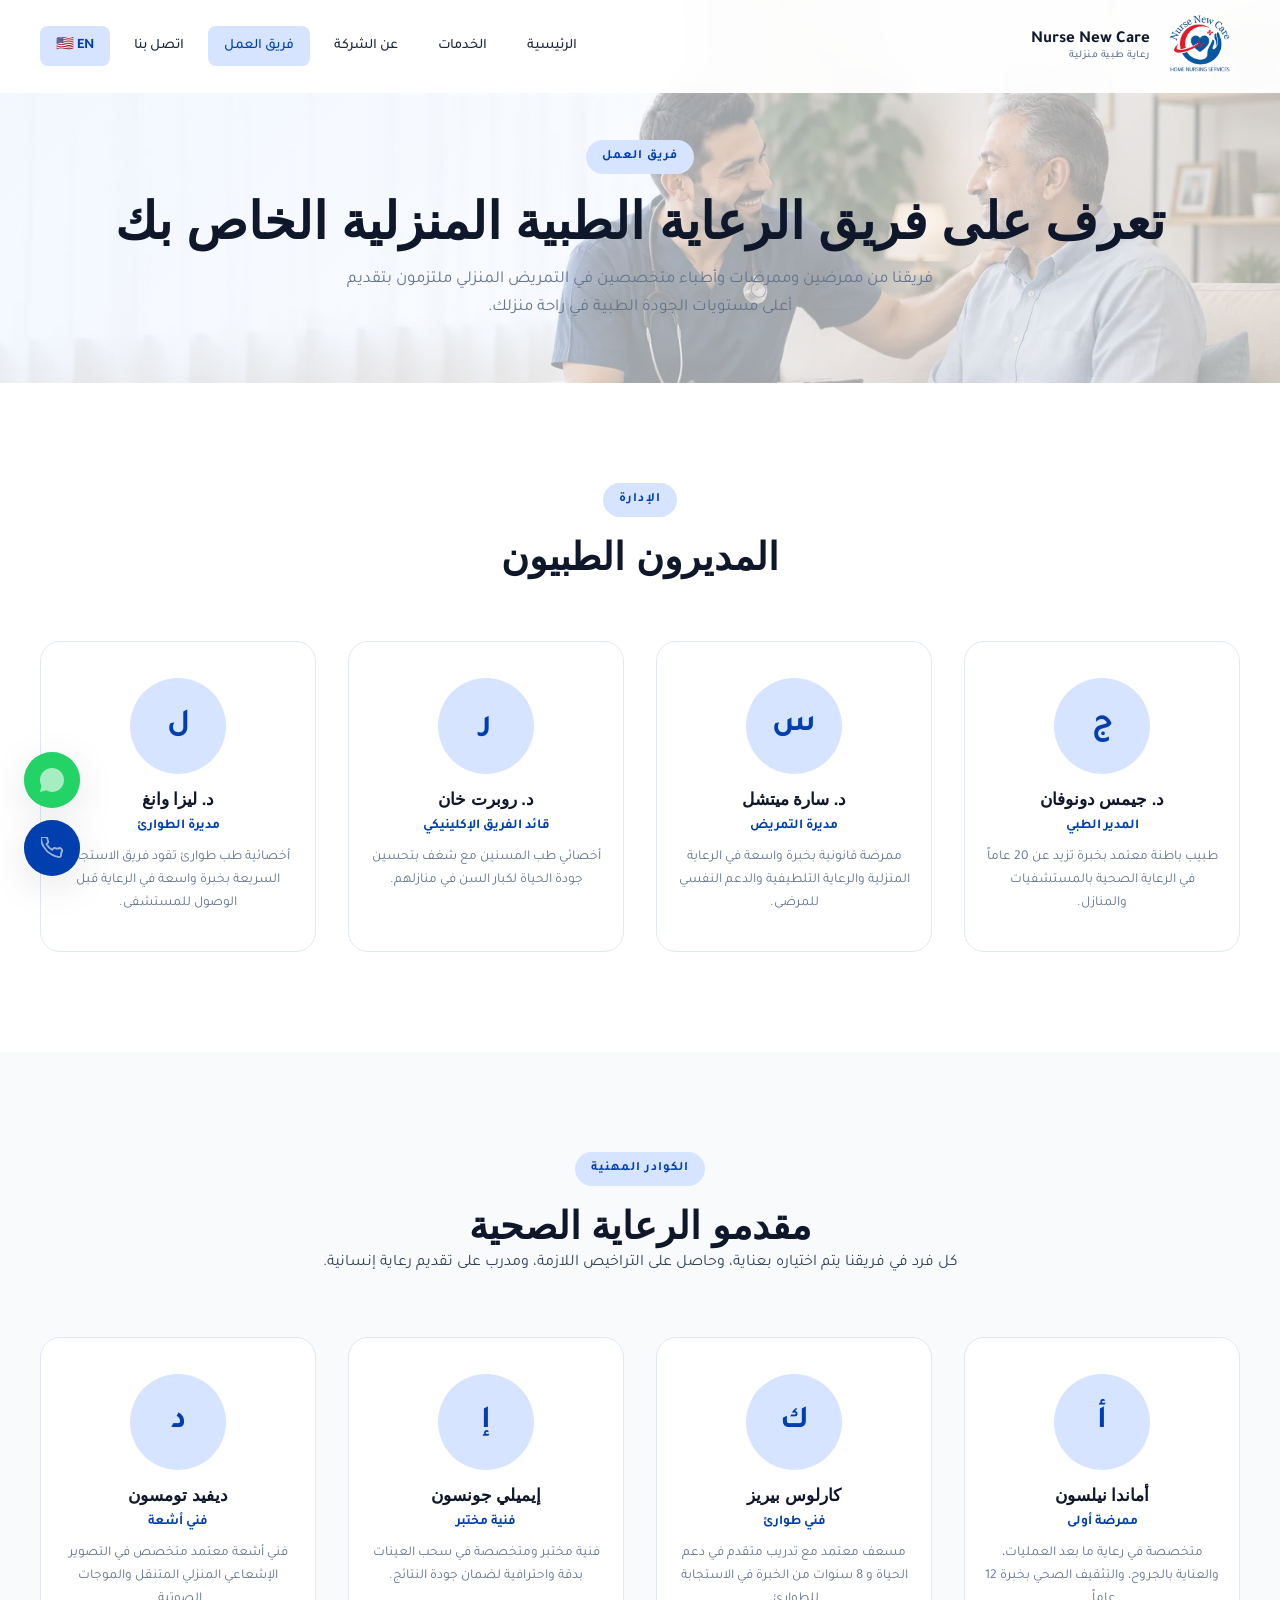
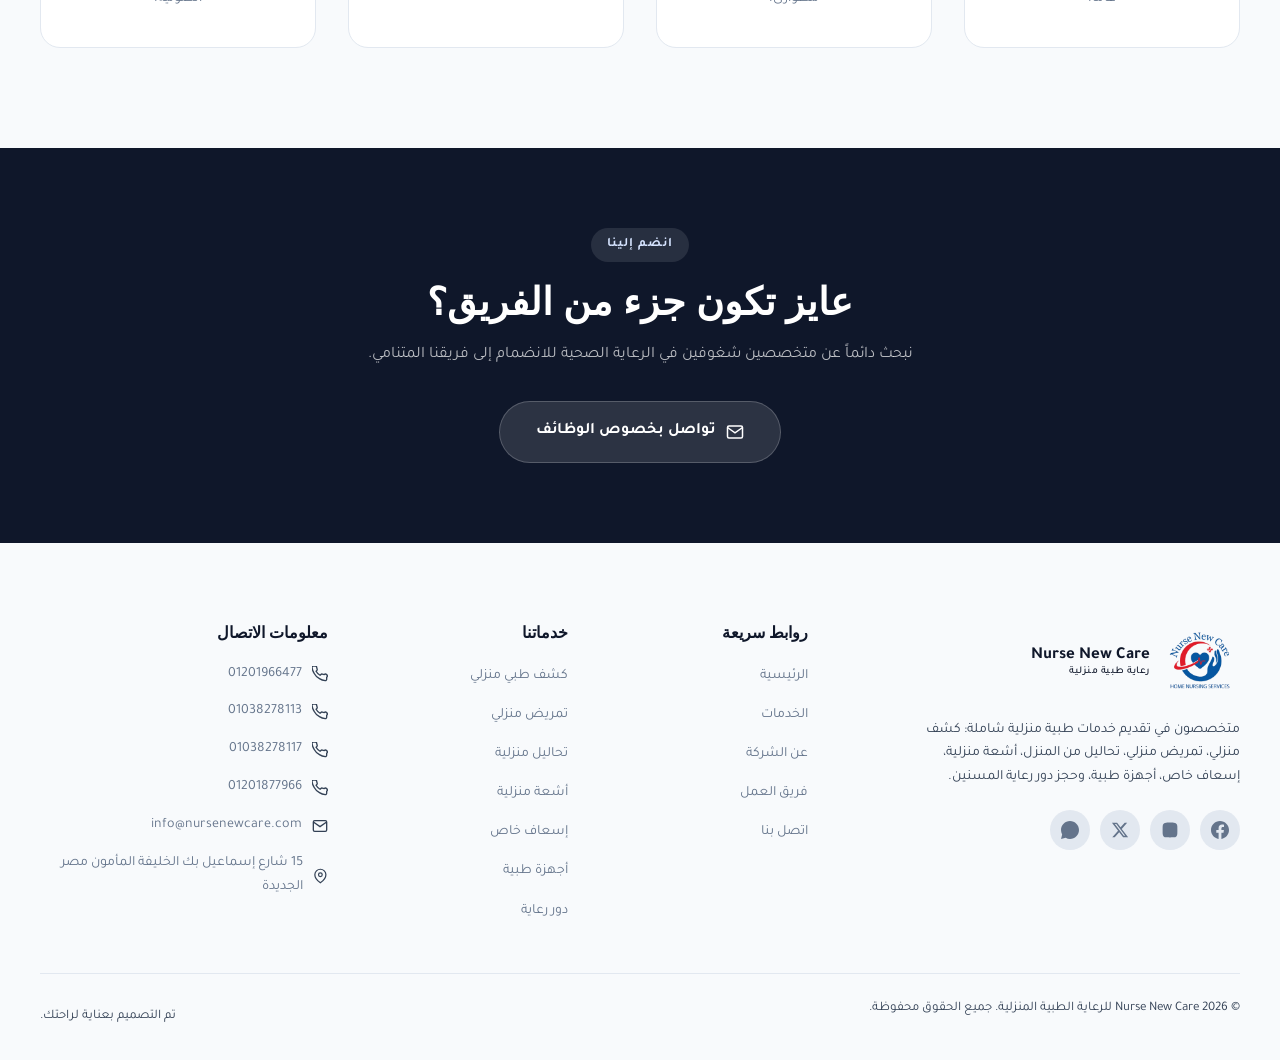
<file: team.html>
<!DOCTYPE html>
<html lang="ar" dir="rtl">
<head>
  <meta charset="UTF-8">
  <meta name="viewport" content="width=device-width, initial-scale=1.0">
  <link rel="icon" type="image/png" href="images/logo.png">
  <title>فريق العمل | ممرضين وممرضات للتمريض المنزلي - Nurse New Care</title>
  <meta name="description" content="تعرف على فريق التمريض المنزلي في Nurse New Care — ممرض في المنزل وممرضة في المنزل وأطباء متخصصون في رعاية المرضى وكبار السن داخل المنزل.">
  <link rel="canonical" href="https://nursenewcare.com/team.html">
  <link rel="alternate" hreflang="en" href="https://nursenewcare.com/en/team.html">
  <link rel="alternate" hreflang="ar" href="https://nursenewcare.com/team.html">
  <link rel="alternate" hreflang="x-default" href="https://nursenewcare.com/team.html">
  <meta property="og:type" content="website">
  <meta property="og:title" content="فريق العمل | ممرضين وممرضات للتمريض المنزلي - Nurse New Care">
  <meta property="og:description" content="تعرف على فريق التمريض المنزلي في Nurse New Care — ممرض في المنزل وممرضة في المنزل وأطباء متخصصون في رعاية المرضى وكبار السن داخل المنزل.">
  <meta property="og:url" content="https://nursenewcare.com/team.html">
  <meta property="og:image" content="https://nursenewcare.com/images/og-image.jpg">
  <meta property="og:locale" content="ar_AR">
  <meta name="twitter:card" content="summary_large_image">
  <meta name="twitter:title" content="فريق العمل | ممرضين وممرضات للتمريض المنزلي - Nurse New Care">
  <meta name="twitter:description" content="تعرف على فريق التمريض المنزلي في Nurse New Care — ممرض في المنزل وممرضة في المنزل وأطباء متخصصون في رعاية المرضى وكبار السن داخل المنزل.">
  <script type="application/ld+json">
  {
    "@context": "https://schema.org",
    "@type": "MedicalBusiness",
    "name": "Nurse New Care",
    "description": "فريق الرعاية الصحية المتميز — أطباء وممرضين وكوادر طبية ملتزمة براحتك.",
    "url": "https://nursenewcare.com",
    "telephone": "+201201966477",
    "email": "info@nursenewcare.com",
    "address": {
      "@type": "PostalAddress",
      "streetAddress": "15 شارع إسماعيل بك الخليفة المأمون مصر الجديدة",
      "addressLocality": "القاهرة",
      "addressCountry": "EG"
    },
    "areaServed": [
      { "@type": "City", "name": "القاهرة" },
      { "@type": "City", "name": "الجيزة" },
      { "@type": "City", "name": "الإسكندرية" }
    ],
    "openingHoursSpecification": {
      "@type": "OpeningHoursSpecification",
      "dayOfWeek": ["Monday", "Tuesday", "Wednesday", "Thursday", "Friday", "Saturday", "Sunday"],
      "opens": "00:00",
      "closes": "23:59"
    },
    "geo": {
      "@type": "GeoCoordinates",
      "latitude": 30.0865,
      "longitude": 31.2961
    },
    "priceRange": "$$"
  }
  </script>
  <link rel="preconnect" href="https://fonts.googleapis.com">
  <link rel="preconnect" href="https://fonts.gstatic.com" crossorigin>
  <link href="https://fonts.googleapis.com/css2?family=Tajawal:wght@400;500;600;700;800&display=swap" rel="stylesheet">
  <link rel="stylesheet" href="css/style.css">
  <link rel="stylesheet" href="css/responsive.css">
  <link rel="stylesheet" href="css/animations.css">
  <link rel="stylesheet" href="css/rtl.css">
</head>
<body>

  <header class="site-header" data-header>
    <div class="header-inner">
      <a class="brand" href="index.html" aria-label="Nurse New Care">
        <span class="brand-mark"><img src="images/logo.png" alt="Nurse New Care"></span>
        <span class="brand-text">
          <strong>Nurse New Care</strong>
          <small>رعاية طبية منزلية</small>
        </span>
      </a>
      <button class="menu-toggle" type="button" data-menu-toggle aria-label="فتح القائمة">
        <span></span>
        <span></span>
        <span></span>
      </button>
      <nav class="site-nav" data-nav>
        <a href="index.html">الرئيسية</a>
        <a href="services.html">الخدمات</a>
        <a href="about.html">عن الشركة</a>
        <a href="team.html">فريق العمل</a>
        <a href="contact.html">اتصل بنا</a>
        <a href="en/team.html" style="display:inline-flex;align-items:center;gap:6px;font-weight:600;">🇺🇸 EN</a>
      </nav>
    </div>
  </header>

  <main>
    <section class="page-header">
      <span class="eyebrow">فريق العمل</span>
      <h1>تعرف على فريق الرعاية الطبية المنزلية الخاص بك</h1>
      <p>فريقنا من ممرضين وممرضات وأطباء متخصصين في التمريض المنزلي ملتزمون بتقديم أعلى مستويات الجودة الطبية في راحة منزلك.</p>
    </section>

    <section class="section">
      <div class="section-heading">
        <span class="eyebrow">الإدارة</span>
        <h2>المديرون الطبيون</h2>
      </div>
      <div class="team-grid">
        <div class="team-card">
          <div class="team-avatar">ج</div>
          <h3>د. جيمس دونوفان</h3>
          <p class="team-role">المدير الطبي</p>
          <p>طبيب باطنة معتمد بخبرة تزيد عن 20 عاماً في الرعاية الصحية بالمستشفيات والمنازل.</p>
        </div>
        <div class="team-card">
          <div class="team-avatar">س</div>
          <h3>د. سارة ميتشل</h3>
          <p class="team-role">مديرة التمريض</p>
          <p>ممرضة قانونية بخبرة واسعة في الرعاية المنزلية والرعاية التلطيفية والدعم النفسي للمرضى.</p>
        </div>
        <div class="team-card">
          <div class="team-avatar">ر</div>
          <h3>د. روبرت خان</h3>
          <p class="team-role">قائد الفريق الإكلينيكي</p>
          <p>أخصائي طب المسنين مع شغف بتحسين جودة الحياة لكبار السن في منازلهم.</p>
        </div>
        <div class="team-card">
          <div class="team-avatar">ل</div>
          <h3>د. ليزا وانغ</h3>
          <p class="team-role">مديرة الطوارئ</p>
          <p>أخصائية طب طوارئ تقود فريق الاستجابة السريعة بخبرة واسعة في الرعاية قبل الوصول للمستشفى.</p>
        </div>
      </div>
    </section>

    <section class="section bg-alt-section">
      <div class="section-heading">
        <span class="eyebrow">الكوادر المهنية</span>
        <h2>مقدمو الرعاية الصحية</h2>
        <p>كل فرد في فريقنا يتم اختياره بعناية، وحاصل على التراخيص اللازمة، ومدرب على تقديم رعاية إنسانية.</p>
      </div>
      <div class="team-grid">
        <div class="team-card">
          <div class="team-avatar">أ</div>
          <h3>أماندا نيلسون</h3>
          <p class="team-role">ممرضة أولى</p>
          <p>متخصصة في رعاية ما بعد العمليات، والعناية بالجروح، والتثقيف الصحي بخبرة 12 عاماً.</p>
        </div>
        <div class="team-card">
          <div class="team-avatar">ك</div>
          <h3>كارلوس بيريز</h3>
          <p class="team-role">فني طوارئ</p>
          <p>مسعف معتمد مع تدريب متقدم في دعم الحياة و 8 سنوات من الخبرة في الاستجابة للطوارئ.</p>
        </div>
        <div class="team-card">
          <div class="team-avatar">إ</div>
          <h3>إيميلي جونسون</h3>
          <p class="team-role">فنية مختبر</p>
          <p>فنية مختبر ومتخصصة في سحب العينات بدقة واحترافية لضمان جودة النتائج.</p>
        </div>
        <div class="team-card">
          <div class="team-avatar">د</div>
          <h3>ديفيد تومسون</h3>
          <p class="team-role">فني أشعة</p>
          <p>فني أشعة معتمد متخصص في التصوير الإشعاعي المنزلي المتنقل والموجات الصوتية.</p>
        </div>
      </div>
    </section>

    <section class="contact-band">
      <span class="eyebrow">انضم إلينا</span>
      <h2>عايز تكون جزء من الفريق؟</h2>
      <p>نبحث دائماً عن متخصصين شغوفين في الرعاية الصحية للانضمام إلى فريقنا المتنامي.</p>
      <div class="contact-actions">
        <a class="contact-btn contact-btn--phone" href="contact.html">
          <svg width="18" height="18" viewBox="0 0 24 24" fill="none" stroke="currentColor" stroke-width="2"><path d="M4 4h16c1.1 0 2 .9 2 2v12c0 1.1-.9 2-2 2H4c-1.1 0-2-.9-2-2V6c0-1.1.9-2 2-2z"/><polyline points="22,6 12,13 2,6"/></svg>
          تواصل بخصوص الوظائف
        </a>
      </div>
    </section>
  </main>

  <footer class="site-footer">
    <div class="footer-grid">
      <div class="footer-col">
        <a class="brand" href="index.html" aria-label="Nurse New Care">
          <span class="brand-mark"><img src="images/logo.png" alt="Nurse New Care"></span>
          <span class="brand-text">
            <strong>Nurse New Care</strong>
            <small>رعاية طبية منزلية</small>
          </span>
        </a>
        <p class="footer-desc">متخصصون في تقديم خدمات طبية منزلية شاملة: كشف منزلي، تمريض منزلي، تحاليل من المنزل، أشعة منزلية، إسعاف خاص، أجهزة طبية، وحجز دور رعاية المسنين.</p>
        <div class="footer-socials">
          <a class="social-btn" href="#" target="_blank" rel="noreferrer" aria-label="فيسبوك"><svg width="18" height="18" viewBox="0 0 24 24" fill="currentColor"><path d="M24 12.073c0-6.627-5.373-12-12-12s-12 5.373-12 12c0 5.99 4.388 10.954 10.125 11.854v-8.385H7.078v-3.47h3.047V9.43c0-3.007 1.792-4.669 4.533-4.669 1.312 0 2.686.235 2.686.235v2.953H15.83c-1.491 0-1.956.925-1.956 1.874v2.25h3.328l-.532 3.47h-2.796v8.385C19.612 23.027 24 18.062 24 12.073z"/></svg></a>
          <a class="social-btn" href="#" target="_blank" rel="noreferrer" aria-label="انستجرام"><svg width="18" height="18" viewBox="0 0 24 24" fill="currentColor"><path d="M12 2.163c3.204 0 3.584.012 4.85.07 3.252.148 4.771 1.691 4.919 4.919.058 1.265.069 1.645.069 4.849 0 3.205-.012 3.584-.069 4.849-.149 3.225-1.664 4.771-4.919 4.919-1.266.058-1.644.07-4.85.07-3.204 0-3.584-.012-4.849-.07-3.26-.149-4.771-1.699-4.919-4.92-.058-1.265-.07-1.644-.07-4.849 0-3.204.013-3.583.07-4.849.149-3.227 1.664-4.771 4.919-4.919 1.266-.057 1.645-.069 4.849-.069z"/></svg></a>
          <a class="social-btn" href="#" target="_blank" rel="noreferrer" aria-label="تويتر"><svg width="18" height="18" viewBox="0 0 24 24" fill="currentColor"><path d="M18.244 2.25h3.308l-7.227 8.26 8.502 11.24H16.17l-5.214-6.817L4.99 21.75H1.68l7.73-8.835L1.254 2.25H8.08l4.713 6.231zm-1.161 17.52h1.833L7.084 4.126H5.117z"/></svg></a>
          <a class="social-btn" href="#" target="_blank" rel="noreferrer" aria-label="واتساب"><svg width="18" height="18" viewBox="0 0 24 24" fill="currentColor"><path d="M17.472 14.382c-.297-.149-1.758-.867-2.03-.967-.273-.099-.471-.148-.67.15-.197.297-.767.966-.94 1.164-.173.199-.347.223-.644.075-.297-.15-1.255-.463-2.39-1.475-.883-.788-1.48-1.761-1.653-2.059-.173-.297-.018-.458.13-.606.134-.133.298-.347.446-.52.149-.174.198-.298.298-.497.099-.198.05-.371-.025-.52-.075-.149-.669-1.612-.916-2.207-.242-.579-.487-.5-.669-.51-.173-.008-.371-.01-.57-.01-.198 0-.52.074-.792.372-.272.297-1.04 1.016-1.04 2.479 0 1.462 1.065 2.875 1.213 3.074.149.198 2.096 3.2 5.077 4.487.709.306 1.262.489 1.694.625.712.227 1.36.195 1.871.118.571-.085 1.758-.719 2.006-1.413.248-.694.248-1.289.173-1.413-.074-.124-.272-.198-.57-.347zM12 0C5.373 0 0 5.373 0 12c0 2.127.558 4.122 1.532 5.857L.057 23.882l6.186-1.623A11.945 11.945 0 0012 24c6.627 0 12-5.373 12-12S18.627 0 12 0z"/></svg></a>
        </div>
      </div>
      <div class="footer-col">
        <h4 class="footer-heading">روابط سريعة</h4>
        <ul class="footer-links">
          <li><a href="index.html">الرئيسية</a></li>
          <li><a href="services.html">الخدمات</a></li>
          <li><a href="about.html">عن الشركة</a></li>
          <li><a href="team.html">فريق العمل</a></li>
          <li><a href="contact.html">اتصل بنا</a></li>
        </ul>
      </div>
      <div class="footer-col">
        <h4 class="footer-heading">خدماتنا</h4>
        <ul class="footer-links">
          <li><a href="services.html#kashf-tibi">كشف طبي منزلي</a></li>
          <li><a href="services.html#tamreed-manzili">تمريض منزلي</a></li>
          <li><a href="services.html#tahalil-manzili">تحاليل منزلية</a></li>
          <li><a href="services.html#asha-manzili">أشعة منزلية</a></li>
          <li><a href="services.html#esaf-khas">إسعاف خاص</a></li>
          <li><a href="services.html#ajhiza-tibbiya">أجهزة طبية</a></li>
          <li><a href="services.html#ra3ayat-mosneneen">دور رعاية</a></li>
        </ul>
      </div>
      <div class="footer-col">
        <h4 class="footer-heading">معلومات الاتصال</h4>
        <ul class="footer-contact-list">
          <li><svg width="16" height="16" viewBox="0 0 24 24" fill="none" stroke="currentColor" stroke-width="2"><path d="M22 16.92v3a2 2 0 01-2.18 2 19.79 19.79 0 01-8.63-3.07A19.5 19.5 0 013.07 10.8a19.79 19.79 0 01-3.07-8.67A2 2 0 012 0h3a2 2 0 012 1.72c.127.96.361 1.903.7 2.81a2 2 0 01-.45 2.11L6.09 7.91a16 16 0 006 6l1.27-1.27a2 2 0 012.11-.45c.907.339 1.85.573 2.81.7A2 2 0 0122 16.92z"/></svg>
            <a href="tel:+201201966477">01201966477</a>
          </li>
          <li><svg width="16" height="16" viewBox="0 0 24 24" fill="none" stroke="currentColor" stroke-width="2"><path d="M22 16.92v3a2 2 0 01-2.18 2 19.79 19.79 0 01-8.63-3.07A19.5 19.5 0 013.07 10.8a19.79 19.79 0 01-3.07-8.67A2 2 0 012 0h3a2 2 0 012 1.72c.127.96.361 1.903.7 2.81a2 2 0 01-.45 2.11L6.09 7.91a16 16 0 006 6l1.27-1.27a2 2 0 012.11-.45c.907.339 1.85.573 2.81.7A2 2 0 0122 16.92z"/></svg>
            <a href="tel:+201038278113">01038278113</a>
          </li>
          <li><svg width="16" height="16" viewBox="0 0 24 24" fill="none" stroke="currentColor" stroke-width="2"><path d="M22 16.92v3a2 2 0 01-2.18 2 19.79 19.79 0 01-8.63-3.07A19.5 19.5 0 013.07 10.8a19.79 19.79 0 01-3.07-8.67A2 2 0 012 0h3a2 2 0 012 1.72c.127.96.361 1.903.7 2.81a2 2 0 01-.45 2.11L6.09 7.91a16 16 0 006 6l1.27-1.27a2 2 0 012.11-.45c.907.339 1.85.573 2.81.7A2 2 0 0122 16.92z"/></svg>
            <a href="tel:+201038278117">01038278117</a>
          </li>
          <li><svg width="16" height="16" viewBox="0 0 24 24" fill="none" stroke="currentColor" stroke-width="2"><path d="M22 16.92v3a2 2 0 01-2.18 2 19.79 19.79 0 01-8.63-3.07A19.5 19.5 0 013.07 10.8a19.79 19.79 0 01-3.07-8.67A2 2 0 012 0h3a2 2 0 012 1.72c.127.96.361 1.903.7 2.81a2 2 0 01-.45 2.11L6.09 7.91a16 16 0 006 6l1.27-1.27a2 2 0 012.11-.45c.907.339 1.85.573 2.81.7A2 2 0 0122 16.92z"/></svg>
            <a href="tel:+201201877966">01201877966</a>
          </li>
          <li><svg width="16" height="16" viewBox="0 0 24 24" fill="none" stroke="currentColor" stroke-width="2"><path d="M4 4h16c1.1 0 2 .9 2 2v12c0 1.1-.9 2-2 2H4c-1.1 0-2-.9-2-2V6c0-1.1.9-2 2-2z"/><polyline points="22,6 12,13 2,6"/></svg>
            <a href="mailto:info@nursenewcare.com">info@nursenewcare.com</a>
          </li>
          <li><svg width="16" height="16" viewBox="0 0 24 24" fill="none" stroke="currentColor" stroke-width="2"><path d="M21 10c0 7-9 13-9 13s-9-6-9-13a9 9 0 0118 0z"/><circle cx="12" cy="10" r="3"/></svg>
            <a href="https://www.google.com/maps/place/El-Khalifa+El-Maamoun,+Cairo+Governorate/@30.0865,31.2961,16z" target="_blank" rel="noreferrer">15 شارع إسماعيل بك الخليفة المأمون مصر الجديدة</a>
          </li>
        </ul>
      </div>
    </div>
    <div class="footer-bottom">
      <p>&copy; 2026 Nurse New Care للرعاية الطبية المنزلية. جميع الحقوق محفوظة.</p>
      <p>تم التصميم بعناية لراحتك.</p>
    </div>
  </footer>

  <div class="float-contact" aria-label="تواصل سريع">
    <a class="float-btn float-btn--whatsapp" href="https://wa.me/201201966477" target="_blank" rel="noreferrer" aria-label="تواصل عبر واتساب">
      <span class="float-pulse"></span>
      <svg width="24" height="24" viewBox="0 0 24 24" fill="currentColor"><path d="M17.472 14.382c-.297-.149-1.758-.867-2.03-.967-.273-.099-.471-.148-.67.15-.197.297-.767.966-.94 1.164-.173.199-.347.223-.644.075-.297-.15-1.255-.463-2.39-1.475-.883-.788-1.48-1.761-1.653-2.059-.173-.297-.018-.458.13-.606.134-.133.298-.347.446-.52.149-.174.198-.298.298-.497.099-.198.05-.371-.025-.52-.075-.149-.669-1.612-.916-2.207-.242-.579-.487-.5-.669-.51-.173-.008-.371-.01-.57-.01-.198 0-.52.074-.792.372-.272.297-1.04 1.016-1.04 2.479 0 1.462 1.065 2.875 1.213 3.074.149.198 2.096 3.2 5.077 4.487.709.306 1.262.489 1.694.625.712.227 1.36.195 1.871.118.571-.085 1.758-.719 2.006-1.413.248-.694.248-1.289.173-1.413-.074-.124-.272-.198-.57-.347zM12 0C5.373 0 0 5.373 0 12c0 2.127.558 4.122 1.532 5.857L.057 23.882l6.186-1.623A11.945 11.945 0 0012 24c6.627 0 12-5.373 12-12S18.627 0 12 0z"/></svg>
      <span class="float-label">واتساب</span>
    </a>
    <a class="float-btn float-btn--phone" href="tel:+201201966477" aria-label="اتصل بنا">
      <span class="float-ring"></span>
      <svg width="22" height="22" viewBox="0 0 24 24" fill="none" stroke="currentColor" stroke-width="2"><path d="M22 16.92v3a2 2 0 01-2.18 2 19.79 19.79 0 01-8.63-3.07A19.5 19.5 0 013.07 10.8a19.79 19.79 0 01-3.07-8.67A2 2 0 012 0h3a2 2 0 012 1.72c.127.96.361 1.903.7 2.81a2 2 0 01-.45 2.11L6.09 7.91a16 16 0 006 6l1.27-1.27a2 2 0 012.11-.45c.907.339 1.85.573 2.81.7A2 2 0 0122 16.92z"/></svg>
      <span class="float-label">اتصل بنا</span>
    </a>
  </div>

  <script src="js/main.js"></script>
</body>
</html>
</file>
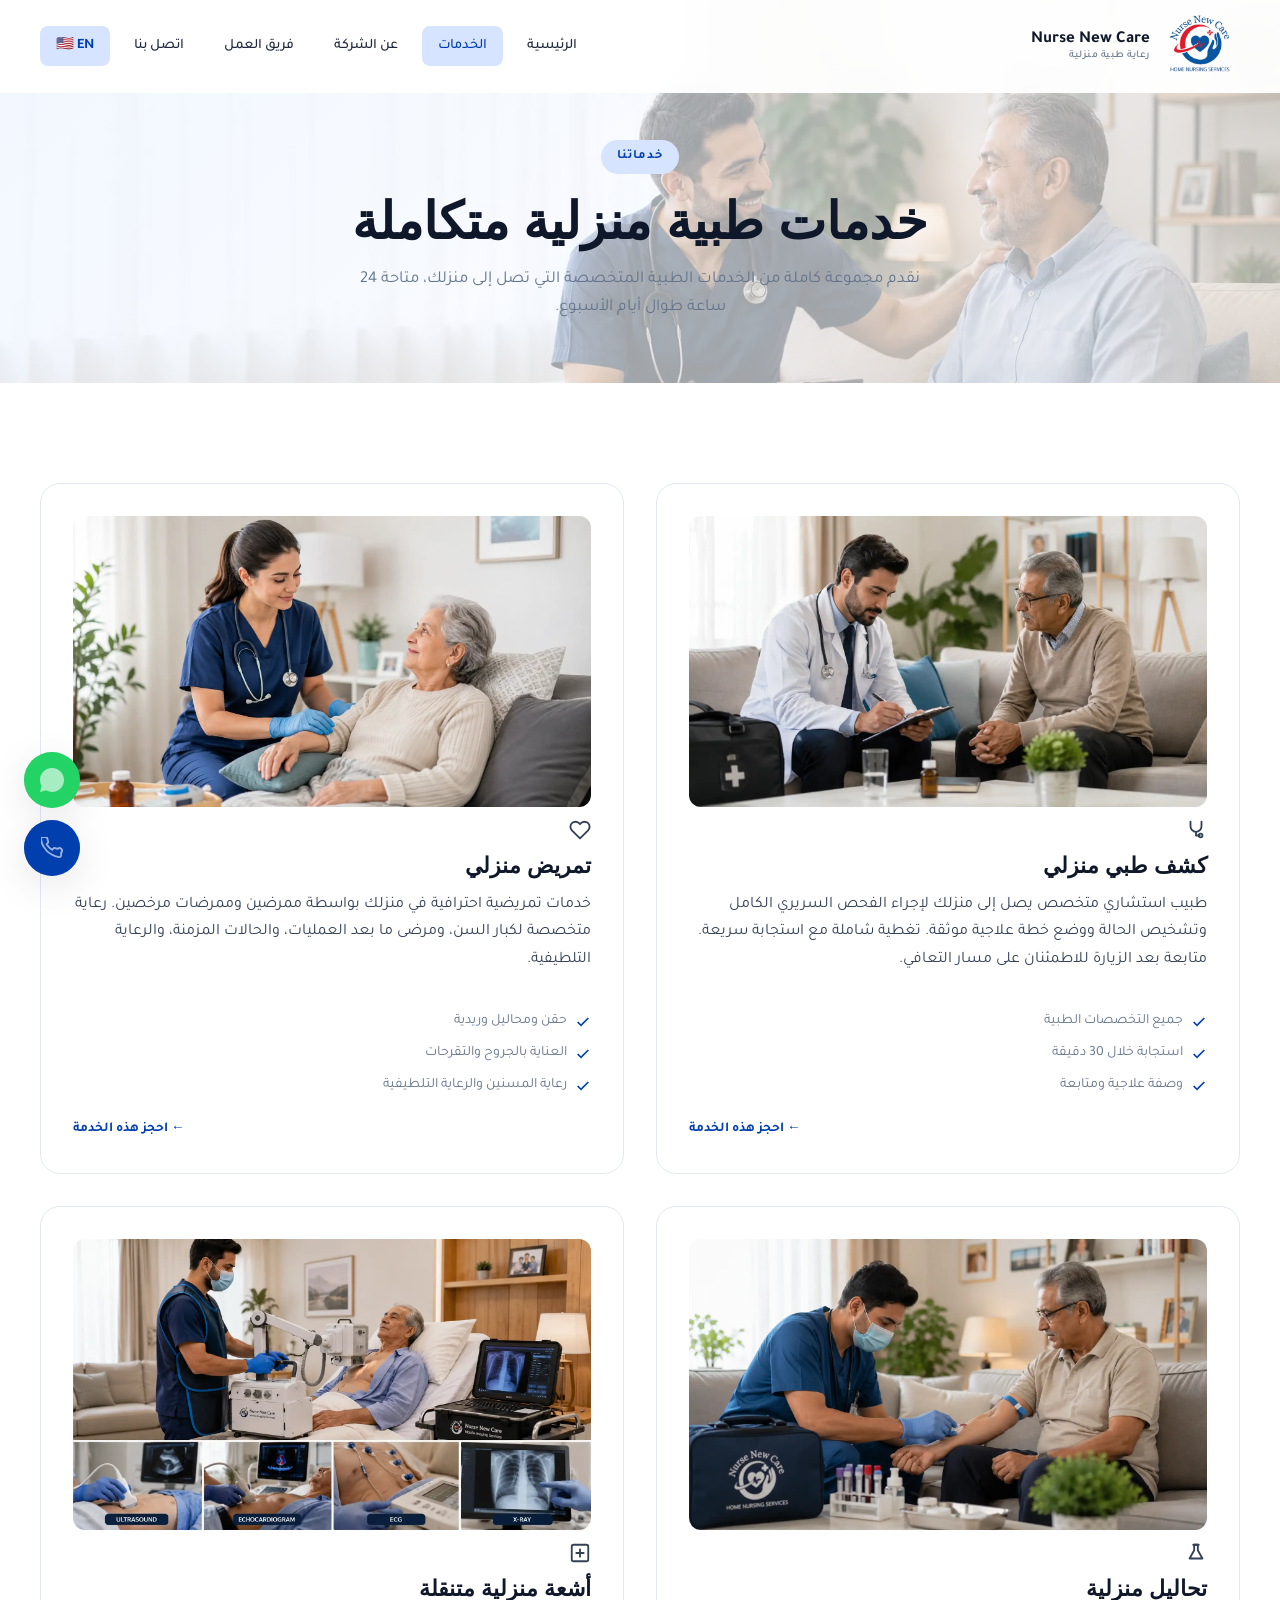
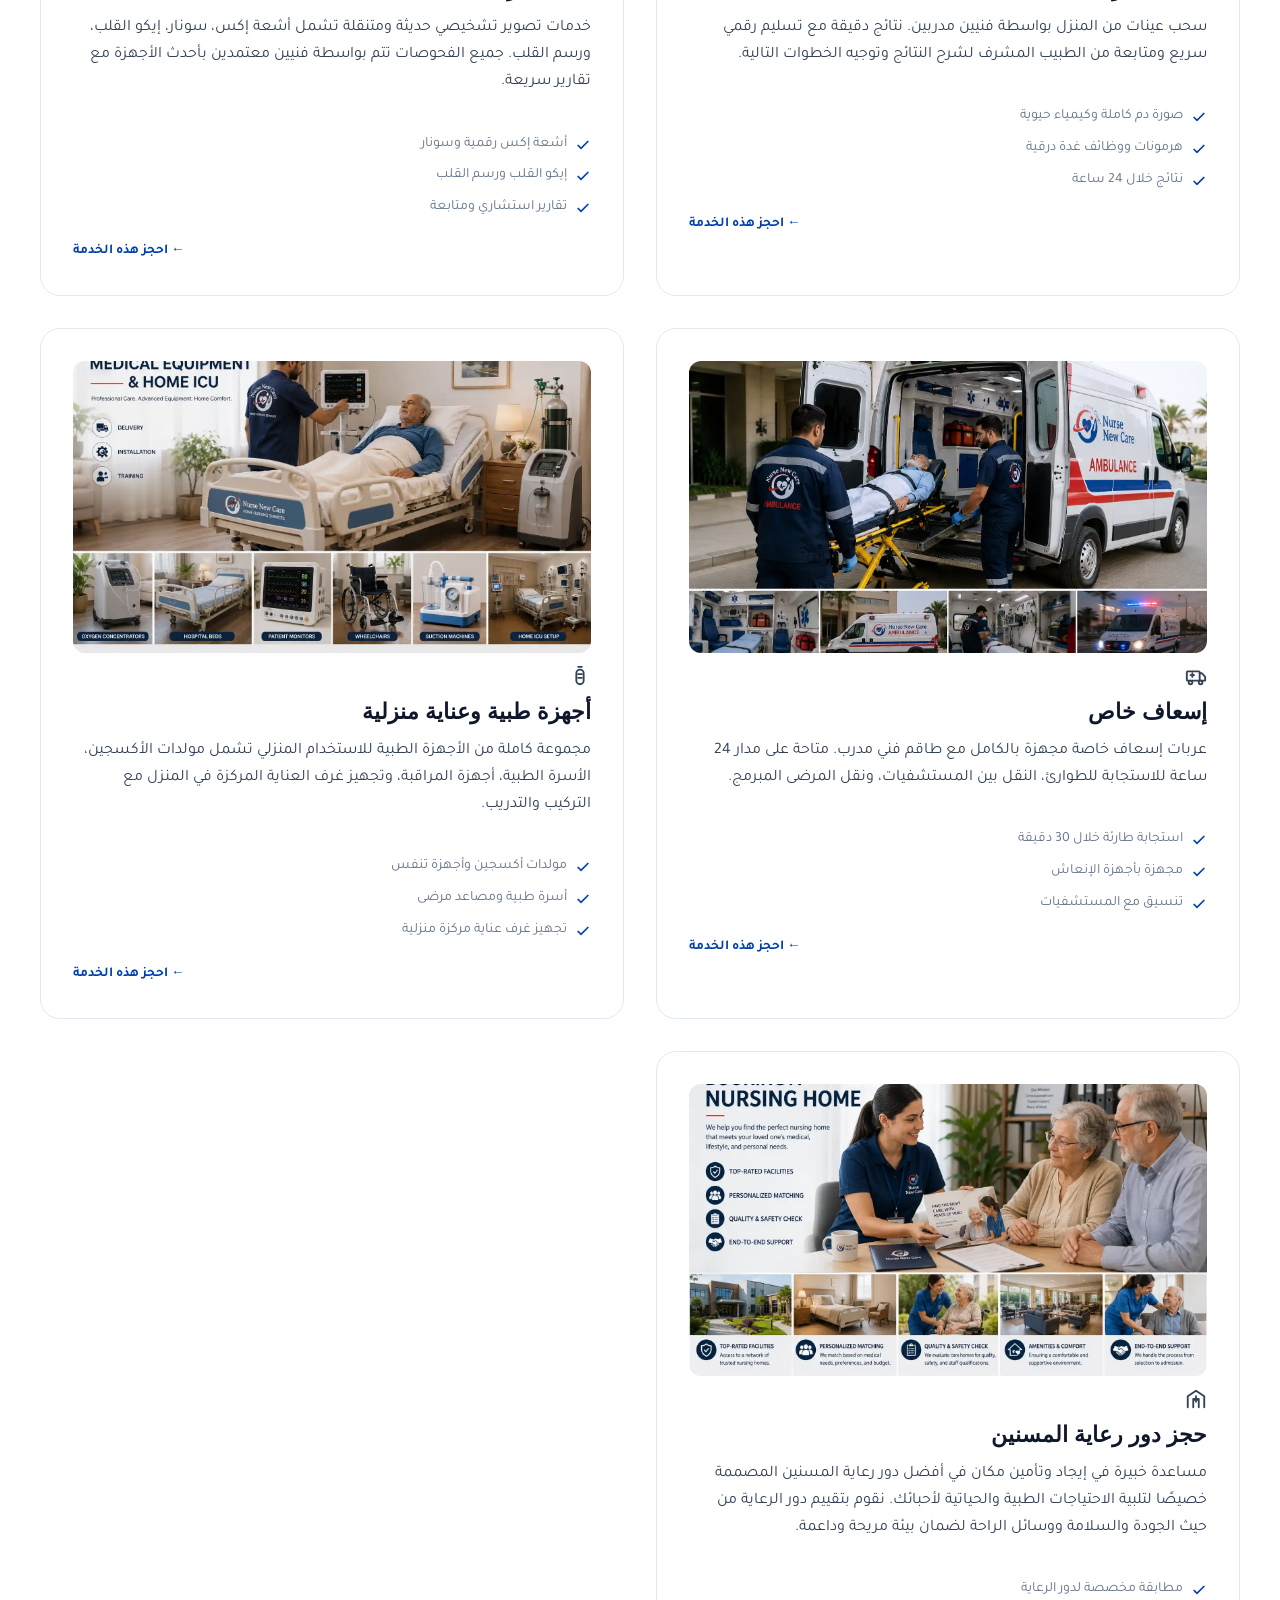
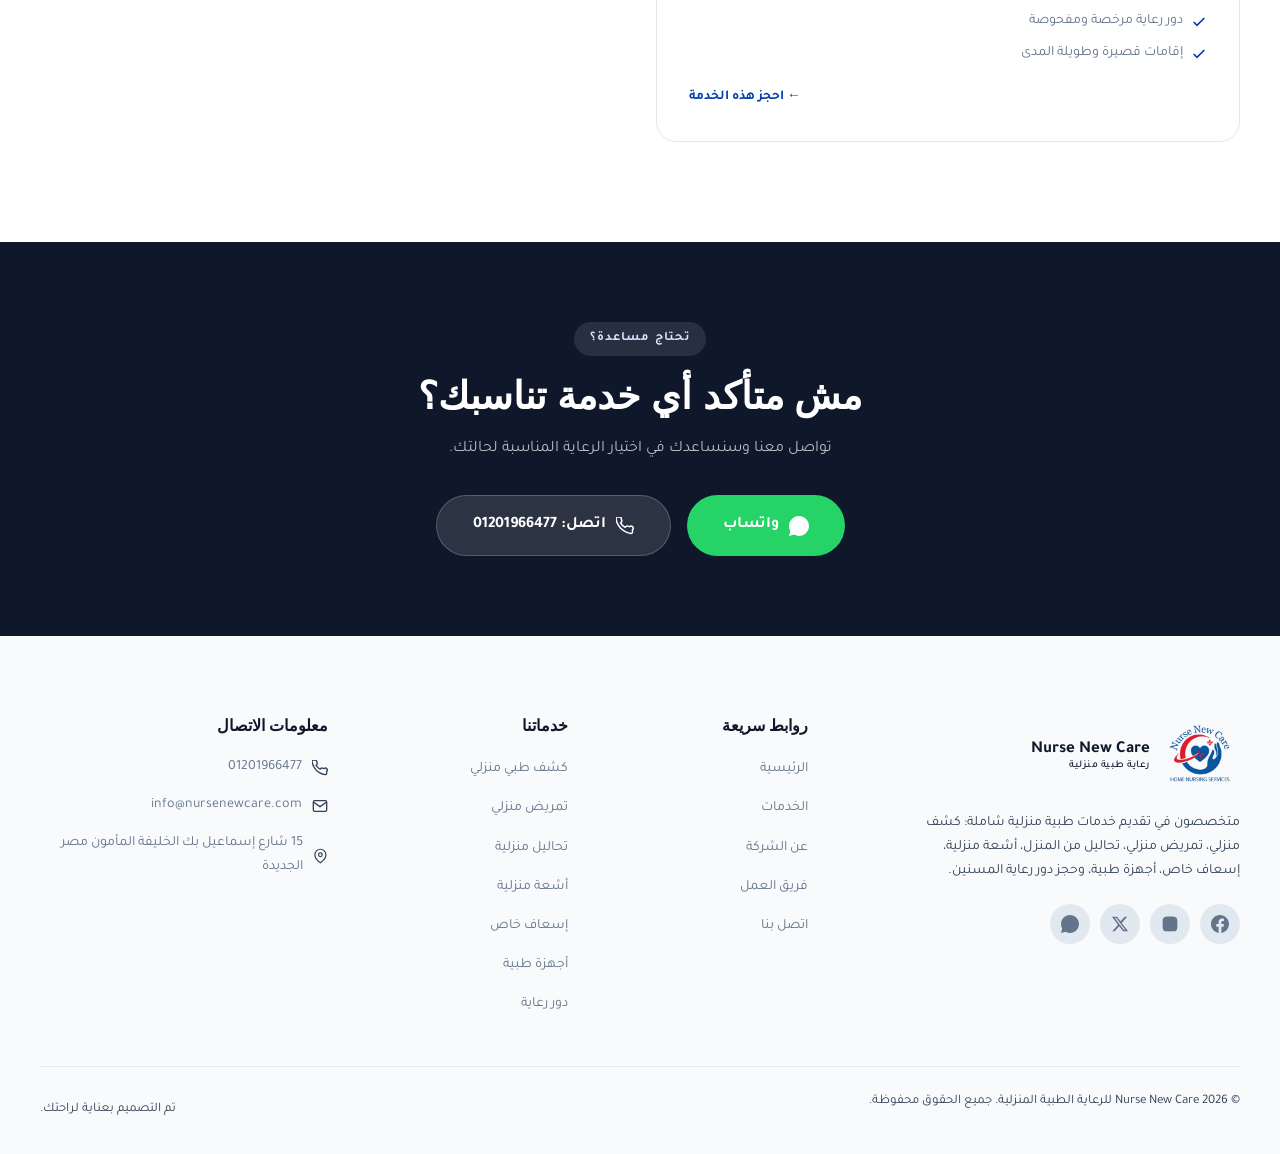
<file: ar/services.html>
<!DOCTYPE html>
<html lang="ar" dir="rtl">
<head>
  <meta charset="UTF-8">
  <meta name="viewport" content="width=device-width, initial-scale=1.0">
  <link rel="icon" type="image/png" href="../images/logo.png">
  <title>الخدمات - Nurse New Care</title>
  <meta name="description" content="استعرض خدماتنا الطبية المنزلية الشاملة: كشف منزلي، تمريض منزلي، تحاليل، أشعة، إسعاف خاص، وأجهزة طبية.">
  <link rel="canonical" href="https://nursenewcare.com/ar/services.html">
  <link rel="alternate" hreflang="en" href="https://nursenewcare.com/services.html">
  <link rel="alternate" hreflang="ar" href="https://nursenewcare.com/ar/services.html">
  <link rel="alternate" hreflang="x-default" href="https://nursenewcare.com/services.html">
  <meta property="og:type" content="website">
  <meta property="og:title" content="الخدمات - Nurse New Care">
  <meta property="og:description" content="استعرض خدماتنا الطبية المنزلية الشاملة: كشف منزلي، تمريض منزلي، تحاليل، أشعة، إسعاف خاص، وأجهزة طبية.">
  <meta property="og:url" content="https://nursenewcare.com/ar/services.html">
  <meta property="og:image" content="https://nursenewcare.com/images/og-image.jpg">
  <meta property="og:locale" content="ar_AR">
  <meta name="twitter:card" content="summary_large_image">
  <meta name="twitter:title" content="الخدمات - Nurse New Care">
  <meta name="twitter:description" content="استعرض خدماتنا الطبية المنزلية الشاملة: كشف منزلي، تمريض منزلي، تحاليل، أشعة، إسعاف خاص، وأجهزة طبية.">
  <script type="application/ld+json">
  {
    "@context": "https://schema.org",
    "@type": "MedicalBusiness",
    "name": "Nurse New Care",
    "description": "خدمات طبية منزلية شاملة: كشف منزلي، تمريض منزلي، تحاليل، أشعة، إسعاف خاص، وأجهزة طبية.",
    "url": "https://nursenewcare.com",
    "telephone": "+201201966477",
    "email": "info@nursenewcare.com",
    "address": {
      "@type": "PostalAddress",
      "streetAddress": "15 شارع إسماعيل بك الخليفة المأمون مصر الجديدة",
      "addressLocality": "القاهرة",
      "addressCountry": "EG"
    },
    "areaServed": { "@type": "City", "name": "القاهرة" },
    "priceRange": "$$",
    "hasOfferCatalog": {
      "@type": "OfferCatalog",
      "name": "خدمات الرعاية الطبية المنزلية",
      "itemListElement": [
        { "@type": "Offer", "itemOffered": { "@type": "Service", "name": "كشف طبي منزلي" } },
        { "@type": "Offer", "itemOffered": { "@type": "Service", "name": "تمريض منزلي" } },
        { "@type": "Offer", "itemOffered": { "@type": "Service", "name": "تحاليل منزلية" } },
        { "@type": "Offer", "itemOffered": { "@type": "Service", "name": "أشعة منزلية" } },
        { "@type": "Offer", "itemOffered": { "@type": "Service", "name": "إسعاف خاص" } },
        { "@type": "Offer", "itemOffered": { "@type": "Service", "name": "أجهزة طبية" } }
      ]
    }
  }
  </script>
  <link rel="preconnect" href="https://fonts.googleapis.com">
  <link rel="preconnect" href="https://fonts.gstatic.com" crossorigin>
  <link href="https://fonts.googleapis.com/css2?family=Tajawal:wght@400;500;600;700;800&display=swap" rel="stylesheet">
  <link rel="stylesheet" href="../css/style.css">
  <link rel="stylesheet" href="../css/responsive.css">
  <link rel="stylesheet" href="../css/animations.css">
  <link rel="stylesheet" href="../css/rtl.css">
</head>
<body>

  <header class="site-header" data-header>
    <div class="header-inner">
      <a class="brand" href="index.html" aria-label="Nurse New Care">
        <span class="brand-mark"><img src="../images/logo.png" alt="Nurse New Care"></span>
        <span class="brand-text">
          <strong>Nurse New Care</strong>
          <small>رعاية طبية منزلية</small>
        </span>
      </a>
      <button class="menu-toggle" type="button" data-menu-toggle aria-label="فتح القائمة">
        <span></span>
        <span></span>
        <span></span>
      </button>
      <nav class="site-nav" data-nav>
        <a href="index.html">الرئيسية</a>
        <a href="services.html">الخدمات</a>
        <a href="about.html">عن الشركة</a>
        <a href="team.html">فريق العمل</a>
        <a href="contact.html">اتصل بنا</a>
        <a href="../services.html" style="display:inline-flex;align-items:center;gap:6px;font-weight:600;">🇺🇸 EN</a>
      </nav>
    </div>
  </header>

  <main>
    <section class="page-header">
      <span class="eyebrow">خدماتنا</span>
      <h1>خدمات طبية منزلية متكاملة</h1>
      <p>نقدم مجموعة كاملة من الخدمات الطبية المتخصصة التي تصل إلى منزلك، متاحة 24 ساعة طوال أيام الأسبوع.</p>
    </section>

    <section class="section">
      <div class="services-page-grid">
        <div class="service-page-card">
          <img class="service-card-img" src="../images/Doctor at Home.webp" alt="كشف طبي منزلي" loading="lazy">
          <span class="icon" style="display:inline-flex;">
            <svg width="22" height="22" viewBox="0 0 24 24" fill="none" stroke="currentColor" stroke-width="2" stroke-linecap="round" stroke-linejoin="round"><path d="M6 3v5a6 6 0 0012 0V3"/><path d="M12 14v4h4"/><circle cx="17" cy="18" r="2"/></svg>
          </span>
          <h3>كشف طبي منزلي</h3>
          <p>طبيب استشاري متخصص يصل إلى منزلك لإجراء الفحص السريري الكامل وتشخيص الحالة ووضع خطة علاجية موثقة. تغطية شاملة مع استجابة سريعة. متابعة بعد الزيارة للاطمئنان على مسار التعافي.</p>
          <ul style="list-style:none; display:flex; flex-direction:column; gap:8px; margin-top:8px;">
            <li style="display:flex; align-items:center; gap:8px; font-size:0.88rem; color:var(--text-light);">
              <svg width="16" height="16" viewBox="0 0 24 24" fill="none" stroke="var(--primary)" stroke-width="2.5"><polyline points="20 6 9 17 4 12"/></svg>
              جميع التخصصات الطبية
            </li>
            <li style="display:flex; align-items:center; gap:8px; font-size:0.88rem; color:var(--text-light);">
              <svg width="16" height="16" viewBox="0 0 24 24" fill="none" stroke="var(--primary)" stroke-width="2.5"><polyline points="20 6 9 17 4 12"/></svg>
              استجابة خلال 30 دقيقة
            </li>
            <li style="display:flex; align-items:center; gap:8px; font-size:0.88rem; color:var(--text-light);">
              <svg width="16" height="16" viewBox="0 0 24 24" fill="none" stroke="var(--primary)" stroke-width="2.5"><polyline points="20 6 9 17 4 12"/></svg>
              وصفة علاجية ومتابعة
            </li>
          </ul>
          <a class="service-link" href="contact.html">احجز هذه الخدمة ←</a>
        </div>

        <div class="service-page-card">
          <img class="service-card-img" src="../images/Home Nursing Care.webp" alt="تمريض منزلي" loading="lazy">
          <span class="icon" style="display:inline-flex;">
            <svg width="22" height="22" viewBox="0 0 24 24" fill="none" stroke="currentColor" stroke-width="2" stroke-linecap="round" stroke-linejoin="round"><path d="M20.84 4.61a5.5 5.5 0 00-7.78 0L12 5.67l-1.06-1.06a5.5 5.5 0 00-7.78 7.78l1.06 1.06L12 21.23l7.78-7.78 1.06-1.06a5.5 5.5 0 000-7.78z"/></svg>
          </span>
          <h3>تمريض منزلي</h3>
          <p>خدمات تمريضية احترافية في منزلك بواسطة ممرضين وممرضات مرخصين. رعاية متخصصة لكبار السن، ومرضى ما بعد العمليات، والحالات المزمنة، والرعاية التلطيفية.</p>
          <ul style="list-style:none; display:flex; flex-direction:column; gap:8px; margin-top:8px;">
            <li style="display:flex; align-items:center; gap:8px; font-size:0.88rem; color:var(--text-light);">
              <svg width="16" height="16" viewBox="0 0 24 24" fill="none" stroke="var(--primary)" stroke-width="2.5"><polyline points="20 6 9 17 4 12"/></svg>
              حقن ومحاليل وريدية
            </li>
            <li style="display:flex; align-items:center; gap:8px; font-size:0.88rem; color:var(--text-light);">
              <svg width="16" height="16" viewBox="0 0 24 24" fill="none" stroke="var(--primary)" stroke-width="2.5"><polyline points="20 6 9 17 4 12"/></svg>
              العناية بالجروح والتقرحات
            </li>
            <li style="display:flex; align-items:center; gap:8px; font-size:0.88rem; color:var(--text-light);">
              <svg width="16" height="16" viewBox="0 0 24 24" fill="none" stroke="var(--primary)" stroke-width="2.5"><polyline points="20 6 9 17 4 12"/></svg>
              رعاية المسنين والرعاية التلطيفية
            </li>
          </ul>
          <a class="service-link" href="contact.html">احجز هذه الخدمة ←</a>
        </div>

        <div class="service-page-card">
          <img class="service-card-img" src="../images/Home Lab Tests.webp" alt="تحاليل منزلية" loading="lazy">
          <span class="icon" style="display:inline-flex;">
            <svg width="22" height="22" viewBox="0 0 24 24" fill="none" stroke="currentColor" stroke-width="2" stroke-linecap="round" stroke-linejoin="round"><path d="M9 3h6"/><path d="M10 3v6l-5 9h14l-5-9V3z"/></svg>
          </span>
          <h3>تحاليل منزلية</h3>
          <p>سحب عينات من المنزل بواسطة فنيين مدربين. نتائج دقيقة مع تسليم رقمي سريع ومتابعة من الطبيب المشرف لشرح النتائج وتوجيه الخطوات التالية.</p>
          <ul style="list-style:none; display:flex; flex-direction:column; gap:8px; margin-top:8px;">
            <li style="display:flex; align-items:center; gap:8px; font-size:0.88rem; color:var(--text-light);">
              <svg width="16" height="16" viewBox="0 0 24 24" fill="none" stroke="var(--primary)" stroke-width="2.5"><polyline points="20 6 9 17 4 12"/></svg>
              صورة دم كاملة وكيمياء حيوية
            </li>
            <li style="display:flex; align-items:center; gap:8px; font-size:0.88rem; color:var(--text-light);">
              <svg width="16" height="16" viewBox="0 0 24 24" fill="none" stroke="var(--primary)" stroke-width="2.5"><polyline points="20 6 9 17 4 12"/></svg>
              هرمونات ووظائف غدة درقية
            </li>
            <li style="display:flex; align-items:center; gap:8px; font-size:0.88rem; color:var(--text-light);">
              <svg width="16" height="16" viewBox="0 0 24 24" fill="none" stroke="var(--primary)" stroke-width="2.5"><polyline points="20 6 9 17 4 12"/></svg>
              نتائج خلال 24 ساعة
            </li>
          </ul>
          <a class="service-link" href="contact.html">احجز هذه الخدمة ←</a>
        </div>

        <div class="service-page-card">
          <img class="service-card-img" src="../images/Mobile X-Ray & Imaging.webp" alt="أشعة منزلية متنقلة" loading="lazy">
          <span class="icon" style="display:inline-flex;">
            <svg width="22" height="22" viewBox="0 0 24 24" fill="none" stroke="currentColor" stroke-width="2" stroke-linecap="round" stroke-linejoin="round"><rect x="3" y="3" width="18" height="18" rx="2"/><path d="M12 8v8M8 12h8"/></svg>
          </span>
          <h3>أشعة منزلية متنقلة</h3>
          <p>خدمات تصوير تشخيصي حديثة ومتنقلة تشمل أشعة إكس، سونار، إيكو القلب، ورسم القلب. جميع الفحوصات تتم بواسطة فنيين معتمدين بأحدث الأجهزة مع تقارير سريعة.</p>
          <ul style="list-style:none; display:flex; flex-direction:column; gap:8px; margin-top:8px;">
            <li style="display:flex; align-items:center; gap:8px; font-size:0.88rem; color:var(--text-light);">
              <svg width="16" height="16" viewBox="0 0 24 24" fill="none" stroke="var(--primary)" stroke-width="2.5"><polyline points="20 6 9 17 4 12"/></svg>
              أشعة إكس رقمية وسونار
            </li>
            <li style="display:flex; align-items:center; gap:8px; font-size:0.88rem; color:var(--text-light);">
              <svg width="16" height="16" viewBox="0 0 24 24" fill="none" stroke="var(--primary)" stroke-width="2.5"><polyline points="20 6 9 17 4 12"/></svg>
              إيكو القلب ورسم القلب
            </li>
            <li style="display:flex; align-items:center; gap:8px; font-size:0.88rem; color:var(--text-light);">
              <svg width="16" height="16" viewBox="0 0 24 24" fill="none" stroke="var(--primary)" stroke-width="2.5"><polyline points="20 6 9 17 4 12"/></svg>
              تقارير استشاري ومتابعة
            </li>
          </ul>
          <a class="service-link" href="contact.html">احجز هذه الخدمة ←</a>
        </div>

        <div class="service-page-card">
          <img class="service-card-img" src="../images/Private Ambulance Service.webp" alt="إسعاف خاص" loading="lazy">
          <span class="icon" style="display:inline-flex;">
            <svg width="22" height="22" viewBox="0 0 24 24" fill="none" stroke="currentColor" stroke-width="2" stroke-linecap="round" stroke-linejoin="round"><rect x="2" y="7" width="14" height="10" rx="1"/><path d="M16 9h2.5l3.5 4v4h-6"/><circle cx="6" cy="19" r="2"/><circle cx="17" cy="19" r="2"/><path d="M6 11h4M8 9v4"/></svg>
          </span>
          <h3>إسعاف خاص</h3>
          <p>عربات إسعاف خاصة مجهزة بالكامل مع طاقم فني مدرب. متاحة على مدار 24 ساعة للاستجابة للطوارئ، النقل بين المستشفيات، ونقل المرضى المبرمج.</p>
          <ul style="list-style:none; display:flex; flex-direction:column; gap:8px; margin-top:8px;">
            <li style="display:flex; align-items:center; gap:8px; font-size:0.88rem; color:var(--text-light);">
              <svg width="16" height="16" viewBox="0 0 24 24" fill="none" stroke="var(--primary)" stroke-width="2.5"><polyline points="20 6 9 17 4 12"/></svg>
              استجابة طارئة خلال 30 دقيقة
            </li>
            <li style="display:flex; align-items:center; gap:8px; font-size:0.88rem; color:var(--text-light);">
              <svg width="16" height="16" viewBox="0 0 24 24" fill="none" stroke="var(--primary)" stroke-width="2.5"><polyline points="20 6 9 17 4 12"/></svg>
              مجهزة بأجهزة الإنعاش
            </li>
            <li style="display:flex; align-items:center; gap:8px; font-size:0.88rem; color:var(--text-light);">
              <svg width="16" height="16" viewBox="0 0 24 24" fill="none" stroke="var(--primary)" stroke-width="2.5"><polyline points="20 6 9 17 4 12"/></svg>
              تنسيق مع المستشفيات
            </li>
          </ul>
          <a class="service-link" href="contact.html">احجز هذه الخدمة ←</a>
        </div>

        <div class="service-page-card">
          <img class="service-card-img" src="../images/Medical Equipment & Home ICU.webp" alt="أجهزة طبية وعناية منزلية" loading="lazy">
          <span class="icon" style="display:inline-flex;">
            <svg width="22" height="22" viewBox="0 0 24 24" fill="none" stroke="currentColor" stroke-width="2" stroke-linecap="round" stroke-linejoin="round"><rect x="8" y="5" width="8" height="16" rx="4"/><path d="M10 2h4"/><path d="M10 10h4M10 14h4"/></svg>
          </span>
          <h3>أجهزة طبية وعناية منزلية</h3>
          <p>مجموعة كاملة من الأجهزة الطبية للاستخدام المنزلي تشمل مولدات الأكسجين، الأسرة الطبية، أجهزة المراقبة، وتجهيز غرف العناية المركزة في المنزل مع التركيب والتدريب.</p>
          <ul style="list-style:none; display:flex; flex-direction:column; gap:8px; margin-top:8px;">
            <li style="display:flex; align-items:center; gap:8px; font-size:0.88rem; color:var(--text-light);">
              <svg width="16" height="16" viewBox="0 0 24 24" fill="none" stroke="var(--primary)" stroke-width="2.5"><polyline points="20 6 9 17 4 12"/></svg>
              مولدات أكسجين وأجهزة تنفس
            </li>
            <li style="display:flex; align-items:center; gap:8px; font-size:0.88rem; color:var(--text-light);">
              <svg width="16" height="16" viewBox="0 0 24 24" fill="none" stroke="var(--primary)" stroke-width="2.5"><polyline points="20 6 9 17 4 12"/></svg>
              أسرة طبية ومصاعد مرضى
            </li>
            <li style="display:flex; align-items:center; gap:8px; font-size:0.88rem; color:var(--text-light);">
              <svg width="16" height="16" viewBox="0 0 24 24" fill="none" stroke="var(--primary)" stroke-width="2.5"><polyline points="20 6 9 17 4 12"/></svg>
              تجهيز غرف عناية مركزة منزلية
            </li>
          </ul>
          <a class="service-link" href="contact.html">احجز هذه الخدمة ←</a>
        </div>

        <div class="service-page-card">
          <img class="service-card-img" src="../images/Booking a Nursing Home.webp" alt="حجز دور رعاية المسنين" loading="lazy">
          <span class="icon" style="display:inline-flex;">
            <svg width="22" height="22" viewBox="0 0 24 24" fill="none" stroke="currentColor" stroke-width="2" stroke-linecap="round" stroke-linejoin="round"><path d="M3 21V9l9-6 9 6v12"/><path d="M9 21V13h6v8"/><path d="M12 9v6M9 12h6"/></svg>
          </span>
          <h3>حجز دور رعاية المسنين</h3>
          <p>مساعدة خبيرة في إيجاد وتأمين مكان في أفضل دور رعاية المسنين المصممة خصيصًا لتلبية الاحتياجات الطبية والحياتية لأحبائك. نقوم بتقييم دور الرعاية من حيث الجودة والسلامة ووسائل الراحة لضمان بيئة مريحة وداعمة.</p>
          <ul style="list-style:none; display:flex; flex-direction:column; gap:8px; margin-top:8px;">
            <li style="display:flex; align-items:center; gap:8px; font-size:0.88rem; color:var(--text-light);">
              <svg width="16" height="16" viewBox="0 0 24 24" fill="none" stroke="var(--primary)" stroke-width="2.5"><polyline points="20 6 9 17 4 12"/></svg>
              مطابقة مخصصة لدور الرعاية
            </li>
            <li style="display:flex; align-items:center; gap:8px; font-size:0.88rem; color:var(--text-light);">
              <svg width="16" height="16" viewBox="0 0 24 24" fill="none" stroke="var(--primary)" stroke-width="2.5"><polyline points="20 6 9 17 4 12"/></svg>
              دور رعاية مرخصة ومفحوصة
            </li>
            <li style="display:flex; align-items:center; gap:8px; font-size:0.88rem; color:var(--text-light);">
              <svg width="16" height="16" viewBox="0 0 24 24" fill="none" stroke="var(--primary)" stroke-width="2.5"><polyline points="20 6 9 17 4 12"/></svg>
              إقامات قصيرة وطويلة المدى
            </li>
          </ul>
          <a class="service-link" href="contact.html">احجز هذه الخدمة ←</a>
        </div>
      </div>
    </section>

    <section class="contact-band">
      <span class="eyebrow">تحتاج مساعدة؟</span>
      <h2>مش متأكد أي خدمة تناسبك؟</h2>
      <p>تواصل معنا وسنساعدك في اختيار الرعاية المناسبة لحالتك.</p>
      <div class="contact-actions">
        <a class="contact-btn contact-btn--whatsapp" href="https://wa.me/201201966477" target="_blank" rel="noreferrer">
          <svg width="20" height="20" viewBox="0 0 24 24" fill="currentColor"><path d="M17.472 14.382c-.297-.149-1.758-.867-2.03-.967-.273-.099-.471-.148-.67.15-.197.297-.767.966-.94 1.164-.173.199-.347.223-.644.075-.297-.15-1.255-.463-2.39-1.475-.883-.788-1.48-1.761-1.653-2.059-.173-.297-.018-.458.13-.606.134-.133.298-.347.446-.52.149-.174.198-.298.298-.497.099-.198.05-.371-.025-.52-.075-.149-.669-1.612-.916-2.207-.242-.579-.487-.5-.669-.51-.173-.008-.371-.01-.57-.01-.198 0-.52.074-.792.372-.272.297-1.04 1.016-1.04 2.479 0 1.462 1.065 2.875 1.213 3.074.149.198 2.096 3.2 5.077 4.487.709.306 1.262.489 1.694.625.712.227 1.36.195 1.871.118.571-.085 1.758-.719 2.006-1.413.248-.694.248-1.289.173-1.413-.074-.124-.272-.198-.57-.347zM12 0C5.373 0 0 5.373 0 12c0 2.127.558 4.122 1.532 5.857L.057 23.882l6.186-1.623A11.945 11.945 0 0012 24c6.627 0 12-5.373 12-12S18.627 0 12 0z"/></svg>
          واتساب
        </a>
        <a class="contact-btn contact-btn--phone" href="tel:+201201966477">
          <svg width="18" height="18" viewBox="0 0 24 24" fill="none" stroke="currentColor" stroke-width="2"><path d="M22 16.92v3a2 2 0 01-2.18 2 19.79 19.79 0 01-8.63-3.07A19.5 19.5 0 013.07 10.8a19.79 19.79 0 01-3.07-8.67A2 2 0 012 0h3a2 2 0 012 1.72c.127.96.361 1.903.7 2.81a2 2 0 01-.45 2.11L6.09 7.91a16 16 0 006 6l1.27-1.27a2 2 0 012.11-.45c.907.339 1.85.573 2.81.7A2 2 0 0122 16.92z"/></svg>
          اتصل: 01201966477
        </a>
      </div>
    </section>
  </main>

  <footer class="site-footer">
    <div class="footer-grid">
      <div class="footer-col">
        <a class="brand" href="index.html" aria-label="Nurse New Care">
          <span class="brand-mark"><img src="../images/logo.png" alt="Nurse New Care"></span>
          <span class="brand-text">
            <strong>Nurse New Care</strong>
            <small>رعاية طبية منزلية</small>
          </span>
        </a>
        <p class="footer-desc">متخصصون في تقديم خدمات طبية منزلية شاملة: كشف منزلي، تمريض منزلي، تحاليل من المنزل، أشعة منزلية، إسعاف خاص، أجهزة طبية، وحجز دور رعاية المسنين.</p>
        <div class="footer-socials">
          <a class="social-btn" href="#" target="_blank" rel="noreferrer" aria-label="فيسبوك"><svg width="18" height="18" viewBox="0 0 24 24" fill="currentColor"><path d="M24 12.073c0-6.627-5.373-12-12-12s-12 5.373-12 12c0 5.99 4.388 10.954 10.125 11.854v-8.385H7.078v-3.47h3.047V9.43c0-3.007 1.792-4.669 4.533-4.669 1.312 0 2.686.235 2.686.235v2.953H15.83c-1.491 0-1.956.925-1.956 1.874v2.25h3.328l-.532 3.47h-2.796v8.385C19.612 23.027 24 18.062 24 12.073z"/></svg></a>
          <a class="social-btn" href="#" target="_blank" rel="noreferrer" aria-label="انستجرام"><svg width="18" height="18" viewBox="0 0 24 24" fill="currentColor"><path d="M12 2.163c3.204 0 3.584.012 4.85.07 3.252.148 4.771 1.691 4.919 4.919.058 1.265.069 1.645.069 4.849 0 3.205-.012 3.584-.069 4.849-.149 3.225-1.664 4.771-4.919 4.919-1.266.058-1.644.07-4.85.07-3.204 0-3.584-.012-4.849-.07-3.26-.149-4.771-1.699-4.919-4.92-.058-1.265-.07-1.644-.07-4.849 0-3.204.013-3.583.07-4.849.149-3.227 1.664-4.771 4.919-4.919 1.266-.057 1.645-.069 4.849-.069z"/></svg></a>
          <a class="social-btn" href="#" target="_blank" rel="noreferrer" aria-label="تويتر"><svg width="18" height="18" viewBox="0 0 24 24" fill="currentColor"><path d="M18.244 2.25h3.308l-7.227 8.26 8.502 11.24H16.17l-5.214-6.817L4.99 21.75H1.68l7.73-8.835L1.254 2.25H8.08l4.713 6.231zm-1.161 17.52h1.833L7.084 4.126H5.117z"/></svg></a>
          <a class="social-btn" href="#" target="_blank" rel="noreferrer" aria-label="واتساب"><svg width="18" height="18" viewBox="0 0 24 24" fill="currentColor"><path d="M17.472 14.382c-.297-.149-1.758-.867-2.03-.967-.273-.099-.471-.148-.67.15-.197.297-.767.966-.94 1.164-.173.199-.347.223-.644.075-.297-.15-1.255-.463-2.39-1.475-.883-.788-1.48-1.761-1.653-2.059-.173-.297-.018-.458.13-.606.134-.133.298-.347.446-.52.149-.174.198-.298.298-.497.099-.198.05-.371-.025-.52-.075-.149-.669-1.612-.916-2.207-.242-.579-.487-.5-.669-.51-.173-.008-.371-.01-.57-.01-.198 0-.52.074-.792.372-.272.297-1.04 1.016-1.04 2.479 0 1.462 1.065 2.875 1.213 3.074.149.198 2.096 3.2 5.077 4.487.709.306 1.262.489 1.694.625.712.227 1.36.195 1.871.118.571-.085 1.758-.719 2.006-1.413.248-.694.248-1.289.173-1.413-.074-.124-.272-.198-.57-.347zM12 0C5.373 0 0 5.373 0 12c0 2.127.558 4.122 1.532 5.857L.057 23.882l6.186-1.623A11.945 11.945 0 0012 24c6.627 0 12-5.373 12-12S18.627 0 12 0z"/></svg></a>
        </div>
      </div>
      <div class="footer-col">
        <h4 class="footer-heading">روابط سريعة</h4>
        <ul class="footer-links">
          <li><a href="index.html">الرئيسية</a></li>
          <li><a href="services.html">الخدمات</a></li>
          <li><a href="about.html">عن الشركة</a></li>
          <li><a href="team.html">فريق العمل</a></li>
          <li><a href="contact.html">اتصل بنا</a></li>
        </ul>
      </div>
      <div class="footer-col">
        <h4 class="footer-heading">خدماتنا</h4>
        <ul class="footer-links">
          <li><a href="services.html">كشف طبي منزلي</a></li>
          <li><a href="services.html">تمريض منزلي</a></li>
          <li><a href="services.html">تحاليل منزلية</a></li>
          <li><a href="services.html">أشعة منزلية</a></li>
          <li><a href="services.html">إسعاف خاص</a></li>
          <li><a href="services.html">أجهزة طبية</a></li>
          <li><a href="services.html">دور رعاية</a></li>
        </ul>
      </div>
      <div class="footer-col">
        <h4 class="footer-heading">معلومات الاتصال</h4>
        <ul class="footer-contact-list">
          <li><svg width="16" height="16" viewBox="0 0 24 24" fill="none" stroke="currentColor" stroke-width="2"><path d="M22 16.92v3a2 2 0 01-2.18 2 19.79 19.79 0 01-8.63-3.07A19.5 19.5 0 013.07 10.8a19.79 19.79 0 01-3.07-8.67A2 2 0 012 0h3a2 2 0 012 1.72c.127.96.361 1.903.7 2.81a2 2 0 01-.45 2.11L6.09 7.91a16 16 0 006 6l1.27-1.27a2 2 0 012.11-.45c.907.339 1.85.573 2.81.7A2 2 0 0122 16.92z"/></svg>
            <a href="tel:+201201966477">01201966477</a>
          </li>
          <li><svg width="16" height="16" viewBox="0 0 24 24" fill="none" stroke="currentColor" stroke-width="2"><path d="M4 4h16c1.1 0 2 .9 2 2v12c0 1.1-.9 2-2 2H4c-1.1 0-2-.9-2-2V6c0-1.1.9-2 2-2z"/><polyline points="22,6 12,13 2,6"/></svg>
            <a href="mailto:info@nursenewcare.com">info@nursenewcare.com</a>
          </li>
          <li><svg width="16" height="16" viewBox="0 0 24 24" fill="none" stroke="currentColor" stroke-width="2"><path d="M21 10c0 7-9 13-9 13s-9-6-9-13a9 9 0 0118 0z"/><circle cx="12" cy="10" r="3"/></svg>
            <a href="https://www.google.com/maps/place/El-Khalifa+El-Maamoun,+Cairo+Governorate/@30.0865,31.2961,16z" target="_blank" rel="noreferrer">15 شارع إسماعيل بك الخليفة المأمون مصر الجديدة</a>
          </li>
        </ul>
      </div>
    </div>
    <div class="footer-bottom">
      <p>&copy; 2026 Nurse New Care للرعاية الطبية المنزلية. جميع الحقوق محفوظة.</p>
      <p>تم التصميم بعناية لراحتك.</p>
    </div>
  </footer>

  <div class="float-contact" aria-label="تواصل سريع">
    <a class="float-btn float-btn--whatsapp" href="https://wa.me/201201966477" target="_blank" rel="noreferrer" aria-label="تواصل عبر واتساب">
      <span class="float-pulse"></span>
      <svg width="24" height="24" viewBox="0 0 24 24" fill="currentColor"><path d="M17.472 14.382c-.297-.149-1.758-.867-2.03-.967-.273-.099-.471-.148-.67.15-.197.297-.767.966-.94 1.164-.173.199-.347.223-.644.075-.297-.15-1.255-.463-2.39-1.475-.883-.788-1.48-1.761-1.653-2.059-.173-.297-.018-.458.13-.606.134-.133.298-.347.446-.52.149-.174.198-.298.298-.497.099-.198.05-.371-.025-.52-.075-.149-.669-1.612-.916-2.207-.242-.579-.487-.5-.669-.51-.173-.008-.371-.01-.57-.01-.198 0-.52.074-.792.372-.272.297-1.04 1.016-1.04 2.479 0 1.462 1.065 2.875 1.213 3.074.149.198 2.096 3.2 5.077 4.487.709.306 1.262.489 1.694.625.712.227 1.36.195 1.871.118.571-.085 1.758-.719 2.006-1.413.248-.694.248-1.289.173-1.413-.074-.124-.272-.198-.57-.347zM12 0C5.373 0 0 5.373 0 12c0 2.127.558 4.122 1.532 5.857L.057 23.882l6.186-1.623A11.945 11.945 0 0012 24c6.627 0 12-5.373 12-12S18.627 0 12 0z"/></svg>
      <span class="float-label">واتساب</span>
    </a>
    <a class="float-btn float-btn--phone" href="tel:+201201966477" aria-label="اتصل بنا">
      <span class="float-ring"></span>
      <svg width="22" height="22" viewBox="0 0 24 24" fill="none" stroke="currentColor" stroke-width="2"><path d="M22 16.92v3a2 2 0 01-2.18 2 19.79 19.79 0 01-8.63-3.07A19.5 19.5 0 013.07 10.8a19.79 19.79 0 01-3.07-8.67A2 2 0 012 0h3a2 2 0 012 1.72c.127.96.361 1.903.7 2.81a2 2 0 01-.45 2.11L6.09 7.91a16 16 0 006 6l1.27-1.27a2 2 0 012.11-.45c.907.339 1.85.573 2.81.7A2 2 0 0122 16.92z"/></svg>
      <span class="float-label">اتصل بنا</span>
    </a>
  </div>

  <script src="../js/main.js"></script>
</body>
</html>
</file>
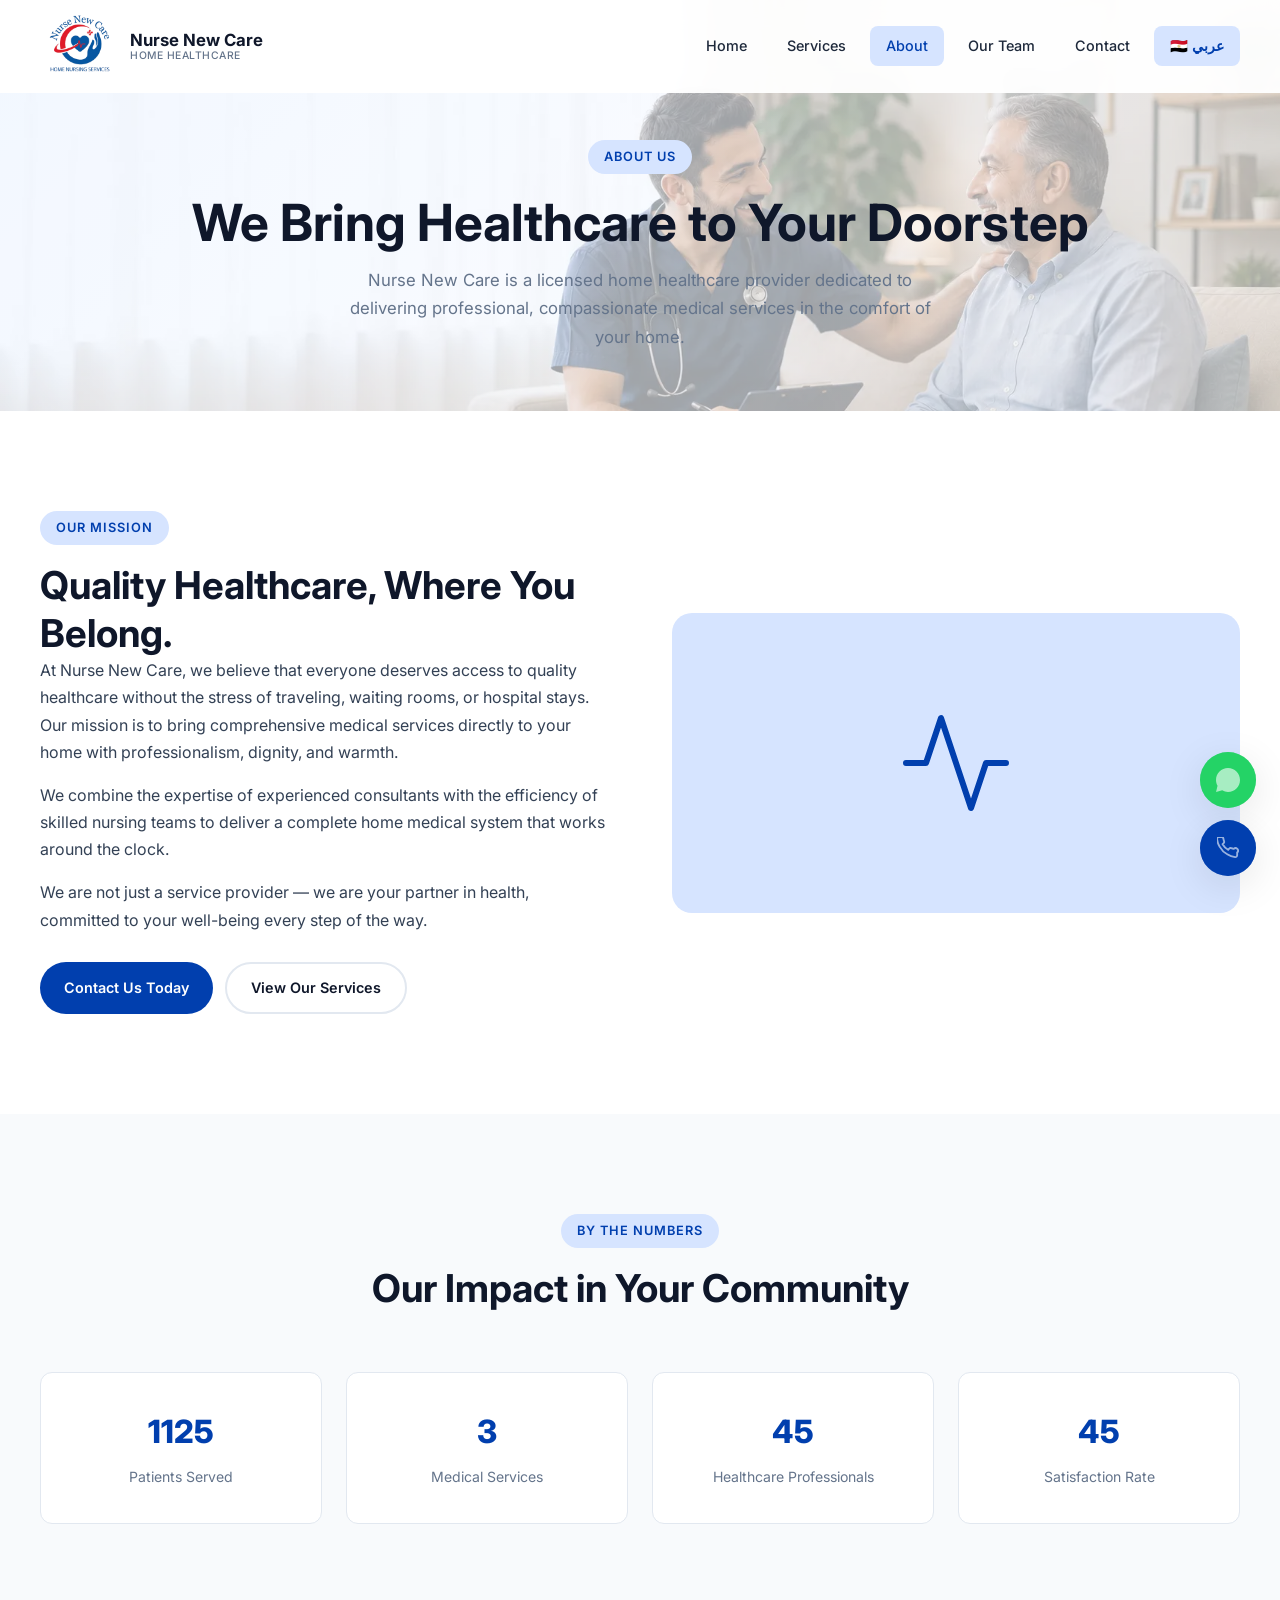
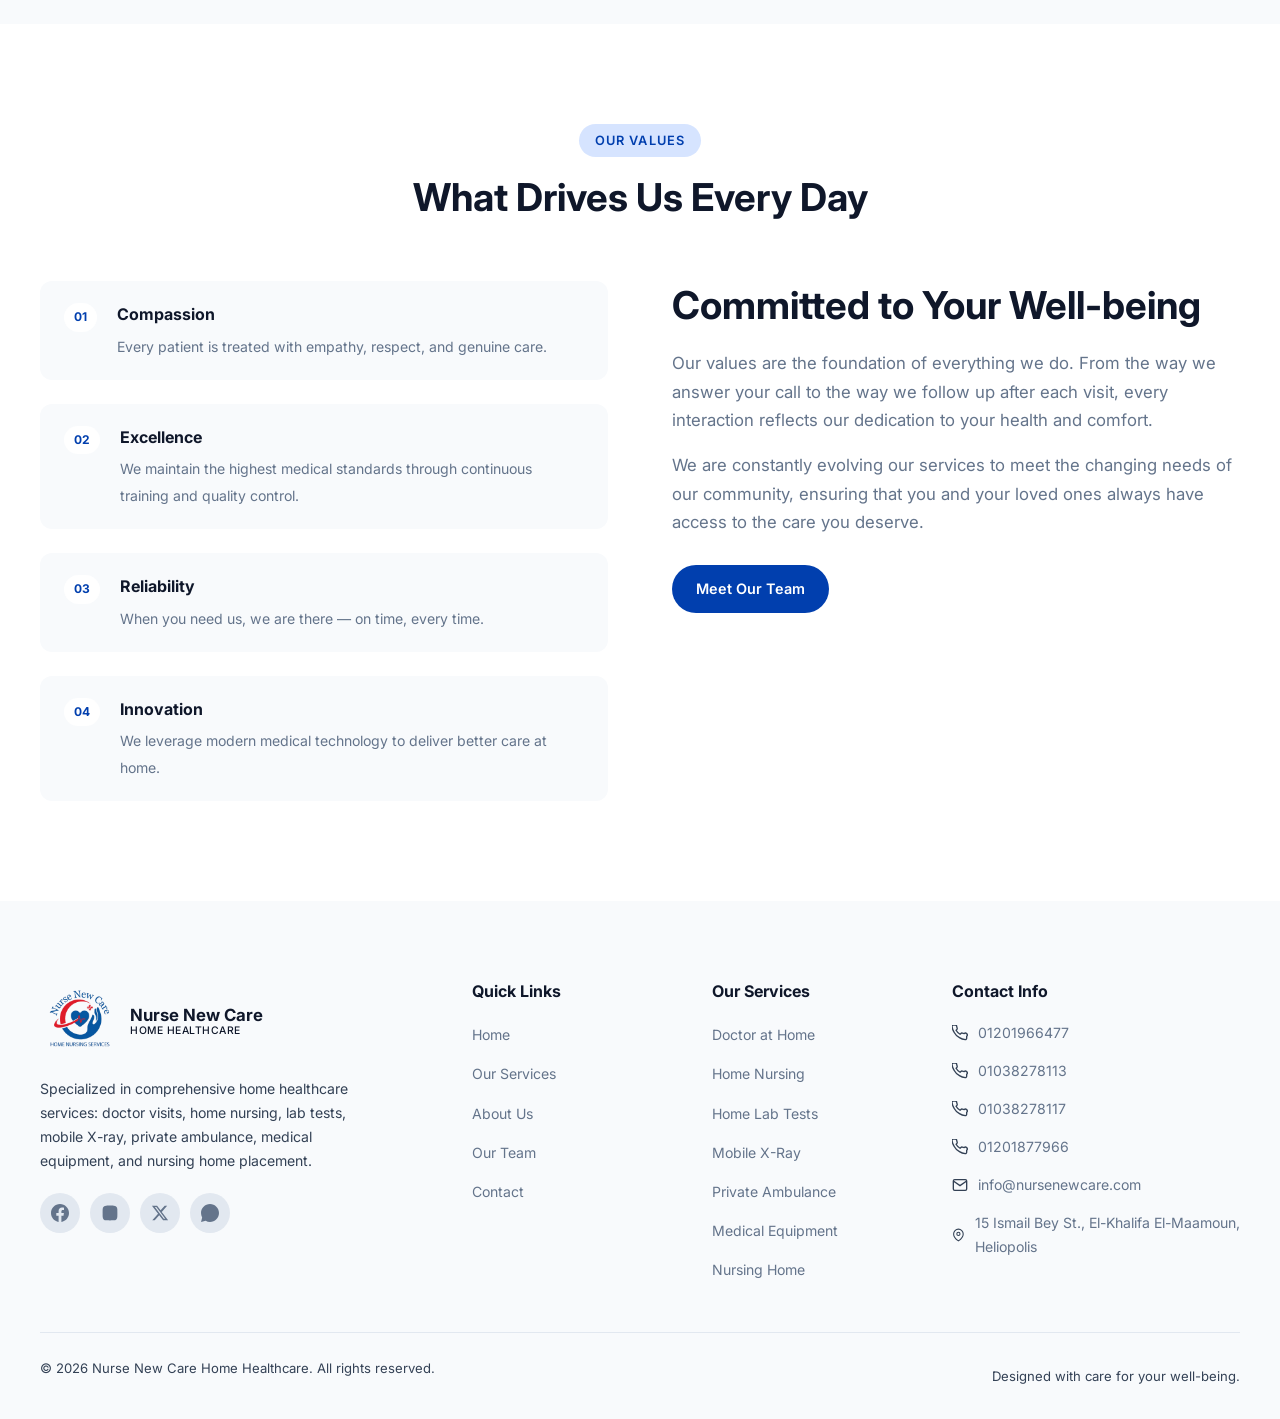
<file: en/about.html>
<!DOCTYPE html>
<html lang="en">
<head>
  <meta charset="UTF-8">
  <meta name="viewport" content="width=device-width, initial-scale=1.0">
  <link rel="icon" type="image/png" href="../images/logo.png">
  <title>About Us - Nurse New Care</title>
  <meta name="description" content="Learn about Nurse New Care — a licensed home healthcare provider committed to quality, compassion, and excellence in medical care.">
  <link rel="canonical" href="https://nursenewcare.com/en/about.html">
  <link rel="alternate" hreflang="en" href="https://nursenewcare.com/en/about.html">
  <link rel="alternate" hreflang="ar" href="https://nursenewcare.com/about.html">
  <link rel="alternate" hreflang="x-default" href="https://nursenewcare.com/about.html">
  <meta property="og:type" content="website">
  <meta property="og:title" content="About Us - Nurse New Care">
  <meta property="og:description" content="Learn about Nurse New Care — a licensed home healthcare provider committed to quality, compassion, and excellence in medical care.">
  <meta property="og:url" content="https://nursenewcare.com/en/about.html">
  <meta property="og:image" content="https://nursenewcare.com/images/og-image.jpg">
  <meta property="og:locale" content="en_US">
  <meta name="twitter:card" content="summary_large_image">
  <meta name="twitter:title" content="About Us - Nurse New Care">
  <meta name="twitter:description" content="Learn about Nurse New Care — a licensed home healthcare provider committed to quality, compassion, and excellence in medical care.">
  <script type="application/ld+json">
  {
    "@context": "https://schema.org",
    "@type": "MedicalBusiness",
    "name": "Nurse New Care",
    "description": "A licensed home healthcare provider committed to quality, compassion, and excellence in medical care.",
    "url": "https://nursenewcare.com",
    "telephone": "+201201966477",
    "email": "info@nursenewcare.com",
    "address": {
      "@type": "PostalAddress",
      "streetAddress": "15 Ismail Bey St., El-Khalifa El-Maamoun, Heliopolis",
      "addressLocality": "Cairo",
      "addressCountry": "EG"
    },
    "areaServed": { "@type": "City", "name": "Cairo" },
    "priceRange": "$$",
    "founder": { "@type": "Person", "name": "Nurse New Care Team" }
  }
  </script>
  <link rel="preconnect" href="https://fonts.googleapis.com">
  <link rel="preconnect" href="https://fonts.gstatic.com" crossorigin>
  <link href="https://fonts.googleapis.com/css2?family=Inter:wght@400;500;600;700;800&display=swap" rel="stylesheet">
  <link rel="stylesheet" href="../css/style.css">
  <link rel="stylesheet" href="../css/responsive.css">
  <link rel="stylesheet" href="../css/animations.css">
</head>
<body>

  <header class="site-header" data-header>
    <div class="header-inner">
      <a class="brand" href="index.html" aria-label="Nurse New Care">
        <span class="brand-mark"><img src="../images/logo.png" alt="Nurse New Care"></span>
        <span class="brand-text">
          <strong>Nurse New Care</strong>
          <small>Home Healthcare</small>
        </span>
      </a>
      <button class="menu-toggle" type="button" data-menu-toggle aria-label="Open menu">
        <span></span>
        <span></span>
        <span></span>
      </button>
      <nav class="site-nav" data-nav>
        <a href="index.html">Home</a>
        <a href="services.html">Services</a>
        <a href="about.html">About</a>
        <a href="team.html">Our Team</a>
        <a href="contact.html">Contact</a>
        <a href="../about.html" style="display:inline-flex;align-items:center;gap:6px;font-weight:600;">🇪🇬 عربي</a>
      </nav>
    </div>
  </header>

  <main>
    <!-- PAGE HEADER -->
    <section class="page-header">
      <span class="eyebrow">About Us</span>
      <h1>We Bring Healthcare to Your Doorstep</h1>
      <p>Nurse New Care is a licensed home healthcare provider dedicated to delivering professional, compassionate medical services in the comfort of your home.</p>
    </section>

    <!-- MISSION -->
    <section class="section">
      <div class="about-mission">
        <div>
          <span class="eyebrow">Our Mission</span>
          <h2>Quality Healthcare, Where You Belong.</h2>
          <p>At Nurse New Care, we believe that everyone deserves access to quality healthcare without the stress of traveling, waiting rooms, or hospital stays. Our mission is to bring comprehensive medical services directly to your home with professionalism, dignity, and warmth.</p>
          <p>We combine the expertise of experienced consultants with the efficiency of skilled nursing teams to deliver a complete home medical system that works around the clock.</p>
          <p>We are not just a service provider — we are your partner in health, committed to your well-being every step of the way.</p>
          <div class="about-actions">
            <a class="about-action about-action--primary" href="contact.html">Contact Us Today</a>
            <a class="about-action about-action--outline" href="services.html">View Our Services</a>
          </div>
        </div>
        <div class="about-mission-visual">
          <svg width="120" height="120" viewBox="0 0 24 24" fill="none" stroke="var(--primary)" stroke-width="1.2" stroke-linecap="round" stroke-linejoin="round">
            <path d="M22 12h-4l-3 9L9 3l-3 9H2"/>
          </svg>
        </div>
      </div>
    </section>

    <!-- STATS -->
    <section class="section bg-alt-section">
      <div class="section-heading">
        <span class="eyebrow">By the Numbers</span>
        <h2>Our Impact in Your Community</h2>
      </div>
      <div class="stats-grid">
        <div class="stat-card">
          <strong data-counter="1500">0</strong>
          <span>Patients Served</span>
        </div>
        <div class="stat-card">
          <strong data-counter="8">0</strong>
          <span>Medical Services</span>
        </div>
        <div class="stat-card">
          <strong data-counter="50">0</strong>
          <span>Healthcare Professionals</span>
        </div>
        <div class="stat-card">
          <strong data-counter="98">0</strong>
          <span>Satisfaction Rate</span>
        </div>
      </div>
    </section>

    <!-- VALUES -->
    <section class="section">
      <div class="section-heading">
        <span class="eyebrow">Our Values</span>
        <h2>What Drives Us Every Day</h2>
      </div>
      <div class="split-layout">
        <div class="value-list">
          <div class="value-item">
            <span class="value-number">01</span>
            <div>
              <strong>Compassion</strong>
              <span>Every patient is treated with empathy, respect, and genuine care.</span>
            </div>
          </div>
          <div class="value-item">
            <span class="value-number">02</span>
            <div>
              <strong>Excellence</strong>
              <span>We maintain the highest medical standards through continuous training and quality control.</span>
            </div>
          </div>
          <div class="value-item">
            <span class="value-number">03</span>
            <div>
              <strong>Reliability</strong>
              <span>When you need us, we are there — on time, every time.</span>
            </div>
          </div>
          <div class="value-item">
            <span class="value-number">04</span>
            <div>
              <strong>Innovation</strong>
              <span>We leverage modern medical technology to deliver better care at home.</span>
            </div>
          </div>
        </div>
        <div class="about-intro">
          <h2>Committed to Your Well-being</h2>
          <p>Our values are the foundation of everything we do. From the way we answer your call to the way we follow up after each visit, every interaction reflects our dedication to your health and comfort.</p>
          <p>We are constantly evolving our services to meet the changing needs of our community, ensuring that you and your loved ones always have access to the care you deserve.</p>
          <div class="about-actions">
            <a class="about-action about-action--primary" href="team.html">Meet Our Team</a>
          </div>
        </div>
      </div>
    </section>
  </main>

  <footer class="site-footer">
    <div class="footer-grid">
      <div class="footer-col">
        <a class="brand" href="index.html" aria-label="Nurse New Care">
          <span class="brand-mark"><img src="../images/logo.png" alt="Nurse New Care"></span>
          <span class="brand-text">
            <strong>Nurse New Care</strong>
            <small>Home Healthcare</small>
          </span>
        </a>
        <p class="footer-desc">Specialized in comprehensive home healthcare services: doctor visits, home nursing, lab tests, mobile X-ray, private ambulance, medical equipment, and nursing home placement.</p>
        <div class="footer-socials">
          <a class="social-btn" href="#" target="_blank" rel="noreferrer" aria-label="Facebook">
            <svg width="18" height="18" viewBox="0 0 24 24" fill="currentColor"><path d="M24 12.073c0-6.627-5.373-12-12-12s-12 5.373-12 12c0 5.99 4.388 10.954 10.125 11.854v-8.385H7.078v-3.47h3.047V9.43c0-3.007 1.792-4.669 4.533-4.669 1.312 0 2.686.235 2.686.235v2.953H15.83c-1.491 0-1.956.925-1.956 1.874v2.25h3.328l-.532 3.47h-2.796v8.385C19.612 23.027 24 18.062 24 12.073z"/></svg>
          </a>
          <a class="social-btn" href="#" target="_blank" rel="noreferrer" aria-label="Instagram">
            <svg width="18" height="18" viewBox="0 0 24 24" fill="currentColor"><path d="M12 2.163c3.204 0 3.584.012 4.85.07 3.252.148 4.771 1.691 4.919 4.919.058 1.265.069 1.645.069 4.849 0 3.205-.012 3.584-.069 4.849-.149 3.225-1.664 4.771-4.919 4.919-1.266.058-1.644.07-4.85.07-3.204 0-3.584-.012-4.849-.07-3.26-.149-4.771-1.699-4.919-4.92-.058-1.265-.07-1.644-.07-4.849 0-3.204.013-3.583.07-4.849.149-3.227 1.664-4.771 4.919-4.919 1.266-.057 1.645-.069 4.849-.069z"/></svg>
          </a>
          <a class="social-btn" href="#" target="_blank" rel="noreferrer" aria-label="Twitter">
            <svg width="18" height="18" viewBox="0 0 24 24" fill="currentColor"><path d="M18.244 2.25h3.308l-7.227 8.26 8.502 11.24H16.17l-5.214-6.817L4.99 21.75H1.68l7.73-8.835L1.254 2.25H8.08l4.713 6.231zm-1.161 17.52h1.833L7.084 4.126H5.117z"/></svg>
          </a>
          <a class="social-btn" href="#" target="_blank" rel="noreferrer" aria-label="WhatsApp">
            <svg width="18" height="18" viewBox="0 0 24 24" fill="currentColor"><path d="M17.472 14.382c-.297-.149-1.758-.867-2.03-.967-.273-.099-.471-.148-.67.15-.197.297-.767.966-.94 1.164-.173.199-.347.223-.644.075-.297-.15-1.255-.463-2.39-1.475-.883-.788-1.48-1.761-1.653-2.059-.173-.297-.018-.458.13-.606.134-.133.298-.347.446-.52.149-.174.198-.298.298-.497.099-.198.05-.371-.025-.52-.075-.149-.669-1.612-.916-2.207-.242-.579-.487-.5-.669-.51-.173-.008-.371-.01-.57-.01-.198 0-.52.074-.792.372-.272.297-1.04 1.016-1.04 2.479 0 1.462 1.065 2.875 1.213 3.074.149.198 2.096 3.2 5.077 4.487.709.306 1.262.489 1.694.625.712.227 1.36.195 1.871.118.571-.085 1.758-.719 2.006-1.413.248-.694.248-1.289.173-1.413-.074-.124-.272-.198-.57-.347zM12 0C5.373 0 0 5.373 0 12c0 2.127.558 4.122 1.532 5.857L.057 23.882l6.186-1.623A11.945 11.945 0 0012 24c6.627 0 12-5.373 12-12S18.627 0 12 0z"/></svg>
          </a>
        </div>
      </div>
      <div class="footer-col">
        <h4 class="footer-heading">Quick Links</h4>
        <ul class="footer-links">
          <li><a href="index.html">Home</a></li>
          <li><a href="services.html">Our Services</a></li>
          <li><a href="about.html">About Us</a></li>
          <li><a href="team.html">Our Team</a></li>
          <li><a href="contact.html">Contact</a></li>
        </ul>
      </div>
      <div class="footer-col">
        <h4 class="footer-heading">Our Services</h4>
        <ul class="footer-links">
          <li><a href="services.html">Doctor at Home</a></li>
          <li><a href="services.html">Home Nursing</a></li>
          <li><a href="services.html">Home Lab Tests</a></li>
          <li><a href="services.html">Mobile X-Ray</a></li>
          <li><a href="services.html">Private Ambulance</a></li>
          <li><a href="services.html">Medical Equipment</a></li>
          <li><a href="services.html">Nursing Home</a></li>
        </ul>
      </div>
      <div class="footer-col">
        <h4 class="footer-heading">Contact Info</h4>
        <ul class="footer-contact-list">
          <li>
            <svg width="16" height="16" viewBox="0 0 24 24" fill="none" stroke="currentColor" stroke-width="2"><path d="M22 16.92v3a2 2 0 01-2.18 2 19.79 19.79 0 01-8.63-3.07A19.5 19.5 0 013.07 10.8a19.79 19.79 0 01-3.07-8.67A2 2 0 012 0h3a2 2 0 012 1.72c.127.96.361 1.903.7 2.81a2 2 0 01-.45 2.11L6.09 7.91a16 16 0 006 6l1.27-1.27a2 2 0 012.11-.45c.907.339 1.85.573 2.81.7A2 2 0 0122 16.92z"/></svg>
            <a href="tel:+201201966477">01201966477</a>
          </li>
          <li>
            <svg width="16" height="16" viewBox="0 0 24 24" fill="none" stroke="currentColor" stroke-width="2"><path d="M22 16.92v3a2 2 0 01-2.18 2 19.79 19.79 0 01-8.63-3.07A19.5 19.5 0 013.07 10.8a19.79 19.79 0 01-3.07-8.67A2 2 0 012 0h3a2 2 0 012 1.72c.127.96.361 1.903.7 2.81a2 2 0 01-.45 2.11L6.09 7.91a16 16 0 006 6l1.27-1.27a2 2 0 012.11-.45c.907.339 1.85.573 2.81.7A2 2 0 0122 16.92z"/></svg>
            <a href="tel:+201038278113">01038278113</a>
          </li>
          <li>
            <svg width="16" height="16" viewBox="0 0 24 24" fill="none" stroke="currentColor" stroke-width="2"><path d="M22 16.92v3a2 2 0 01-2.18 2 19.79 19.79 0 01-8.63-3.07A19.5 19.5 0 013.07 10.8a19.79 19.79 0 01-3.07-8.67A2 2 0 012 0h3a2 2 0 012 1.72c.127.96.361 1.903.7 2.81a2 2 0 01-.45 2.11L6.09 7.91a16 16 0 006 6l1.27-1.27a2 2 0 012.11-.45c.907.339 1.85.573 2.81.7A2 2 0 0122 16.92z"/></svg>
            <a href="tel:+201038278117">01038278117</a>
          </li>
          <li>
            <svg width="16" height="16" viewBox="0 0 24 24" fill="none" stroke="currentColor" stroke-width="2"><path d="M22 16.92v3a2 2 0 01-2.18 2 19.79 19.79 0 01-8.63-3.07A19.5 19.5 0 013.07 10.8a19.79 19.79 0 01-3.07-8.67A2 2 0 012 0h3a2 2 0 012 1.72c.127.96.361 1.903.7 2.81a2 2 0 01-.45 2.11L6.09 7.91a16 16 0 006 6l1.27-1.27a2 2 0 012.11-.45c.907.339 1.85.573 2.81.7A2 2 0 0122 16.92z"/></svg>
            <a href="tel:+201201877966">01201877966</a>
          </li>
          <li>
            <svg width="16" height="16" viewBox="0 0 24 24" fill="none" stroke="currentColor" stroke-width="2"><path d="M4 4h16c1.1 0 2 .9 2 2v12c0 1.1-.9 2-2 2H4c-1.1 0-2-.9-2-2V6c0-1.1.9-2 2-2z"/><polyline points="22,6 12,13 2,6"/></svg>
            <a href="mailto:info@nursenewcare.com">info@nursenewcare.com</a>
          </li>
          <li>
            <svg width="16" height="16" viewBox="0 0 24 24" fill="none" stroke="currentColor" stroke-width="2"><path d="M21 10c0 7-9 13-9 13s-9-6-9-13a9 9 0 0118 0z"/><circle cx="12" cy="10" r="3"/></svg>
            <a href="https://www.google.com/maps/place/El-Khalifa+El-Maamoun,+Cairo+Governorate/@30.0865,31.2961,16z" target="_blank" rel="noreferrer">15 Ismail Bey St., El-Khalifa El-Maamoun, Heliopolis</a>
          </li>
        </ul>
      </div>
    </div>
    <div class="footer-bottom">
      <p>&copy; 2026 Nurse New Care Home Healthcare. All rights reserved.</p>
      <p>Designed with care for your well-being.</p>
    </div>
  </footer>

  <div class="float-contact" aria-label="Quick contact">
    <a class="float-btn float-btn--whatsapp" href="https://wa.me/201201966477" target="_blank" rel="noreferrer" aria-label="Chat on WhatsApp">
      <span class="float-pulse"></span>
      <svg width="24" height="24" viewBox="0 0 24 24" fill="currentColor"><path d="M17.472 14.382c-.297-.149-1.758-.867-2.03-.967-.273-.099-.471-.148-.67.15-.197.297-.767.966-.94 1.164-.173.199-.347.223-.644.075-.297-.15-1.255-.463-2.39-1.475-.883-.788-1.48-1.761-1.653-2.059-.173-.297-.018-.458.13-.606.134-.133.298-.347.446-.52.149-.174.198-.298.298-.497.099-.198.05-.371-.025-.52-.075-.149-.669-1.612-.916-2.207-.242-.579-.487-.5-.669-.51-.173-.008-.371-.01-.57-.01-.198 0-.52.074-.792.372-.272.297-1.04 1.016-1.04 2.479 0 1.462 1.065 2.875 1.213 3.074.149.198 2.096 3.2 5.077 4.487.709.306 1.262.489 1.694.625.712.227 1.36.195 1.871.118.571-.085 1.758-.719 2.006-1.413.248-.694.248-1.289.173-1.413-.074-.124-.272-.198-.57-.347zM12 0C5.373 0 0 5.373 0 12c0 2.127.558 4.122 1.532 5.857L.057 23.882l6.186-1.623A11.945 11.945 0 0012 24c6.627 0 12-5.373 12-12S18.627 0 12 0z"/></svg>
      <span class="float-label">WhatsApp</span>
    </a>
    <a class="float-btn float-btn--phone" href="tel:+201201966477" aria-label="Call us">
      <span class="float-ring"></span>
      <svg width="22" height="22" viewBox="0 0 24 24" fill="none" stroke="currentColor" stroke-width="2"><path d="M22 16.92v3a2 2 0 01-2.18 2 19.79 19.79 0 01-8.63-3.07A19.5 19.5 0 013.07 10.8a19.79 19.79 0 01-3.07-8.67A2 2 0 012 0h3a2 2 0 012 1.72c.127.96.361 1.903.7 2.81a2 2 0 01-.45 2.11L6.09 7.91a16 16 0 006 6l1.27-1.27a2 2 0 012.11-.45c.907.339 1.85.573 2.81.7A2 2 0 0122 16.92z"/></svg>
      <span class="float-label">Call Us</span>
    </a>
  </div>

  <script src="../js/main.js"></script>
  <script src="../js/counter.js"></script>
</body>
</html>
</file>
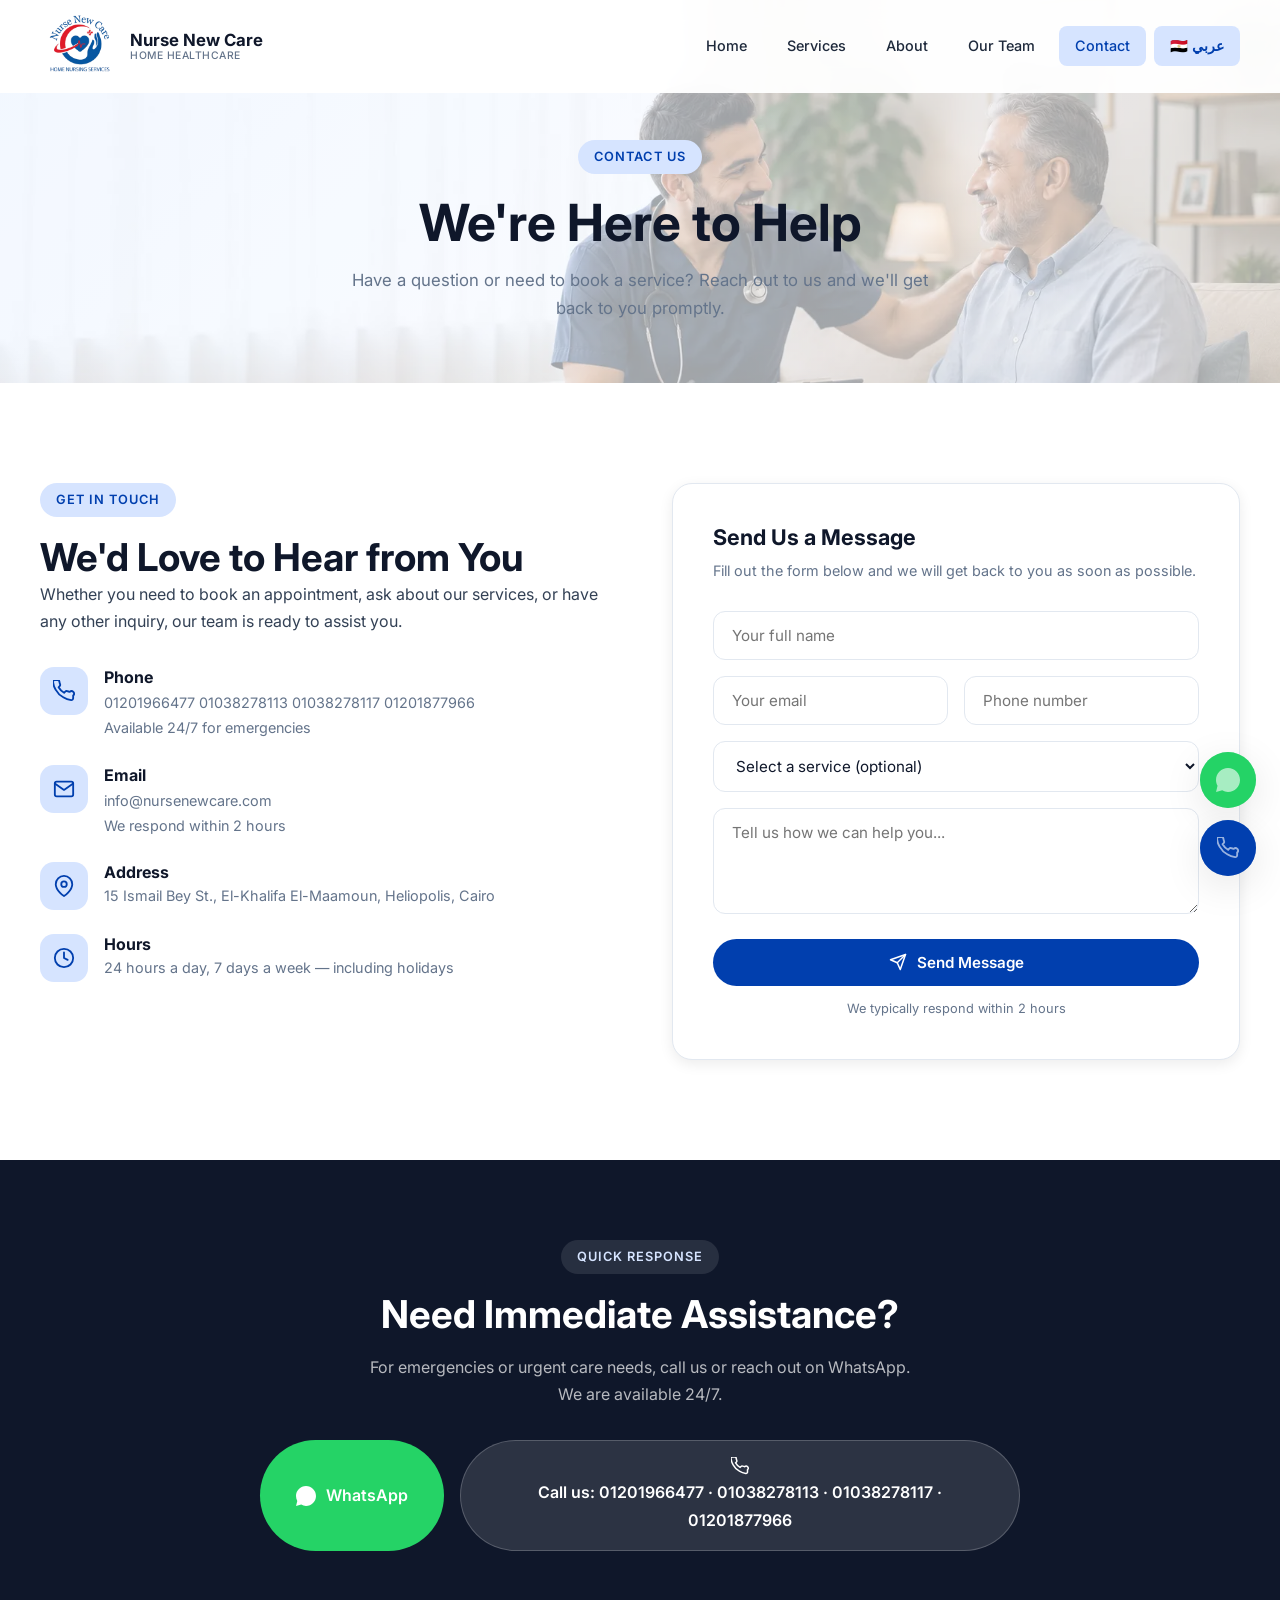
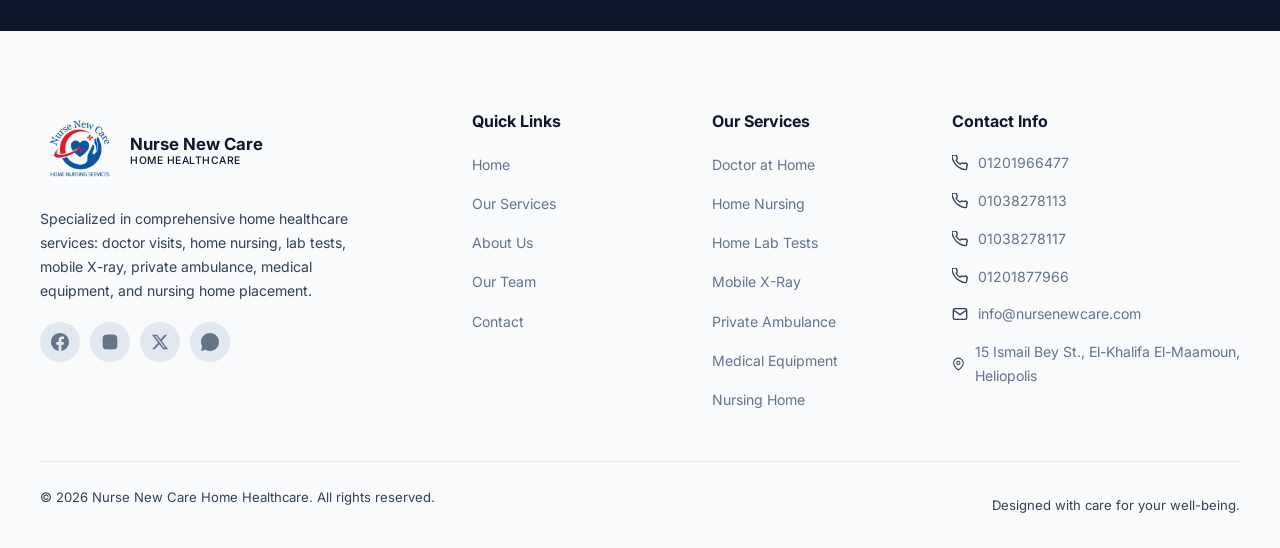
<file: en/contact.html>
<!DOCTYPE html>
<html lang="en">
<head>
  <meta charset="UTF-8">
  <meta name="viewport" content="width=device-width, initial-scale=1.0">
  <link rel="icon" type="image/png" href="../images/logo.png">
  <title>Contact Us - Nurse New Care</title>
  <meta name="description" content="Get in touch with Nurse New Care. Book an appointment, ask questions, or reach out for any home healthcare needs.">
  <link rel="canonical" href="https://nursenewcare.com/en/contact.html">
  <link rel="alternate" hreflang="en" href="https://nursenewcare.com/en/contact.html">
  <link rel="alternate" hreflang="ar" href="https://nursenewcare.com/contact.html">
  <link rel="alternate" hreflang="x-default" href="https://nursenewcare.com/contact.html">
  <meta property="og:type" content="website">
  <meta property="og:title" content="Contact Us - Nurse New Care">
  <meta property="og:description" content="Get in touch with Nurse New Care. Book an appointment, ask questions, or reach out for any home healthcare needs.">
  <meta property="og:url" content="https://nursenewcare.com/en/contact.html">
  <meta property="og:image" content="https://nursenewcare.com/images/og-image.jpg">
  <meta property="og:locale" content="en_US">
  <meta name="twitter:card" content="summary_large_image">
  <meta name="twitter:title" content="Contact Us - Nurse New Care">
  <meta name="twitter:description" content="Get in touch with Nurse New Care. Book an appointment, ask questions, or reach out for any home healthcare needs.">
  <script type="application/ld+json">
  {
    "@context": "https://schema.org",
    "@type": "MedicalBusiness",
    "name": "Nurse New Care",
    "description": "Contact Nurse New Care to book an appointment or ask about home healthcare services.",
    "url": "https://nursenewcare.com",
    "telephone": "+201201966477",
    "email": "info@nursenewcare.com",
    "address": {
      "@type": "PostalAddress",
      "streetAddress": "15 Ismail Bey St., El-Khalifa El-Maamoun, Heliopolis",
      "addressLocality": "Cairo",
      "addressCountry": "EG"
    },
    "areaServed": { "@type": "City", "name": "Cairo" },
    "priceRange": "$$",
    "contactPoint": {
      "@type": "ContactPoint",
      "telephone": "+201201966477",
      "contactType": "customer service",
      "availableLanguage": ["English", "Arabic"]
    }
  }
  </script>
  <link rel="preconnect" href="https://fonts.googleapis.com">
  <link rel="preconnect" href="https://fonts.gstatic.com" crossorigin>
  <link href="https://fonts.googleapis.com/css2?family=Inter:wght@400;500;600;700;800&display=swap" rel="stylesheet">
  <link rel="stylesheet" href="../css/style.css">
  <link rel="stylesheet" href="../css/responsive.css">
  <link rel="stylesheet" href="../css/animations.css">
</head>
<body>

  <header class="site-header" data-header>
    <div class="header-inner">
      <a class="brand" href="index.html" aria-label="Nurse New Care">
        <span class="brand-mark"><img src="../images/logo.png" alt="Nurse New Care"></span>
        <span class="brand-text">
          <strong>Nurse New Care</strong>
          <small>Home Healthcare</small>
        </span>
      </a>
      <button class="menu-toggle" type="button" data-menu-toggle aria-label="Open menu">
        <span></span>
        <span></span>
        <span></span>
      </button>
      <nav class="site-nav" data-nav>
        <a href="index.html">Home</a>
        <a href="services.html">Services</a>
        <a href="about.html">About</a>
        <a href="team.html">Our Team</a>
        <a href="contact.html">Contact</a>
        <a href="../contact.html" style="display:inline-flex;align-items:center;gap:6px;font-weight:600;">🇪🇬 عربي</a>
      </nav>
    </div>
  </header>

  <main>
    <section class="page-header">
      <span class="eyebrow">Contact Us</span>
      <h1>We're Here to Help</h1>
      <p>Have a question or need to book a service? Reach out to us and we'll get back to you promptly.</p>
    </section>

    <section class="section">
      <div class="contact-grid">
        <div>
          <span class="eyebrow">Get in Touch</span>
          <h2>We'd Love to Hear from You</h2>
          <p>Whether you need to book an appointment, ask about our services, or have any other inquiry, our team is ready to assist you.</p>

          <div class="contact-info-list">
            <div class="contact-info-item">
              <div class="contact-info-icon">
                <svg width="22" height="22" viewBox="0 0 24 24" fill="none" stroke="currentColor" stroke-width="2" stroke-linecap="round" stroke-linejoin="round"><path d="M22 16.92v3a2 2 0 01-2.18 2 19.79 19.79 0 01-8.63-3.07A19.5 19.5 0 013.07 10.8a19.79 19.79 0 01-3.07-8.67A2 2 0 012 0h3a2 2 0 012 1.72c.127.96.361 1.903.7 2.81a2 2 0 01-.45 2.11L6.09 7.91a16 16 0 006 6l1.27-1.27a2 2 0 012.11-.45c.907.339 1.85.573 2.81.7A2 2 0 0122 16.92z"/></svg>
              </div>
              <div>
                <h3>Phone</h3>
                <a href="tel:+201201966477">01201966477</a>
                <a href="tel:+201038278113">01038278113</a>
                <a href="tel:+201038278117">01038278117</a>
                <a href="tel:+201201877966">01201877966</a>
                <p>Available 24/7 for emergencies</p>
              </div>
            </div>

            <div class="contact-info-item">
              <div class="contact-info-icon">
                <svg width="22" height="22" viewBox="0 0 24 24" fill="none" stroke="currentColor" stroke-width="2" stroke-linecap="round" stroke-linejoin="round"><path d="M4 4h16c1.1 0 2 .9 2 2v12c0 1.1-.9 2-2 2H4c-1.1 0-2-.9-2-2V6c0-1.1.9-2 2-2z"/><polyline points="22,6 12,13 2,6"/></svg>
              </div>
              <div>
                <h3>Email</h3>
                <a href="mailto:info@nursenewcare.com">info@nursenewcare.com</a>
                <p>We respond within 2 hours</p>
              </div>
            </div>

            <div class="contact-info-item">
              <div class="contact-info-icon">
                <svg width="22" height="22" viewBox="0 0 24 24" fill="none" stroke="currentColor" stroke-width="2" stroke-linecap="round" stroke-linejoin="round"><path d="M21 10c0 7-9 13-9 13s-9-6-9-13a9 9 0 0118 0z"/><circle cx="12" cy="10" r="3"/></svg>
              </div>
              <div>
                <h3>Address</h3>
                <p>15 Ismail Bey St., El-Khalifa El-Maamoun, Heliopolis, Cairo</p>
              </div>
            </div>

            <div class="contact-info-item">
              <div class="contact-info-icon">
                <svg width="22" height="22" viewBox="0 0 24 24" fill="none" stroke="currentColor" stroke-width="2" stroke-linecap="round" stroke-linejoin="round"><circle cx="12" cy="12" r="10"/><polyline points="12 6 12 12 16 14"/></svg>
              </div>
              <div>
                <h3>Hours</h3>
                <p>24 hours a day, 7 days a week — including holidays</p>
              </div>
            </div>
          </div>
        </div>

        <div class="booking-form-wrap">
          <div class="booking-form-header">
            <h3>Send Us a Message</h3>
            <p>Fill out the form below and we will get back to you as soon as possible.</p>
          </div>
          <form class="booking-form" id="contactForm" method="POST" action="https://api.web3forms.com/submit" novalidate>
            <input type="hidden" name="access_key" value="0a6a9eb3-32a2-4839-8dc1-5b585becca03">
            <input type="hidden" name="subject" value="New Contact Message - Nurse New Care">
            <input type="hidden" name="from_name" value="Nurse New Care Website">
            <input type="hidden" name="redirect" value="false">
            <input type="checkbox" name="botcheck" style="display:none">
            <div class="form-group">
              <input type="text" id="cf-name" name="name" placeholder="Your full name" required autocomplete="name">
            </div>
            <div class="form-row">
              <div class="form-group">
                <input type="email" id="cf-email" name="email" placeholder="Your email" required autocomplete="email">
              </div>
              <div class="form-group">
                <input type="tel" id="cf-phone" name="phone" placeholder="Phone number" required autocomplete="tel">
              </div>
            </div>
            <div class="form-group">
              <select id="cf-service" name="service">
                <option value="" disabled selected>Select a service (optional)</option>
                <option value="Doctor at Home">Doctor at Home</option>
                <option value="Home Nursing">Home Nursing</option>
                <option value="Home Lab Tests">Home Lab Tests</option>
                <option value="Mobile X-Ray">Mobile X-Ray / Ultrasound</option>
                <option value="Private Ambulance">Private Ambulance</option>
                <option value="Medical Equipment">Medical Equipment</option>
                <option value="Nursing Home">Nursing Home</option>
                <option value="General Inquiry">General Inquiry</option>
                <option value="Careers">Careers</option>
              </select>
            </div>
            <div class="form-group">
              <textarea id="cf-message" name="message" placeholder="Tell us how we can help you..." rows="4" required></textarea>
            </div>
            <div class="form-footer">
              <button type="submit" class="btn btn-primary btn-submit">
                <svg width="18" height="18" viewBox="0 0 24 24" fill="none" stroke="currentColor" stroke-width="2" stroke-linecap="round" stroke-linejoin="round" aria-hidden="true"><line x1="22" y1="2" x2="11" y2="13"/><polygon points="22 2 15 22 11 13 2 9 22 2"/></svg>
                <span>Send Message</span>
              </button>
              <p class="form-note">We typically respond within 2 hours</p>
            </div>
          </form>
        </div>
      </div>
    </section>

    <section class="contact-band">
      <span class="eyebrow">Quick Response</span>
      <h2>Need Immediate Assistance?</h2>
      <p>For emergencies or urgent care needs, call us or reach out on WhatsApp. We are available 24/7.</p>
      <div class="contact-actions">
        <a class="contact-btn contact-btn--whatsapp" href="https://wa.me/201201966477" target="_blank" rel="noreferrer">
          <svg width="20" height="20" viewBox="0 0 24 24" fill="currentColor"><path d="M17.472 14.382c-.297-.149-1.758-.867-2.03-.967-.273-.099-.471-.148-.67.15-.197.297-.767.966-.94 1.164-.173.199-.347.223-.644.075-.297-.15-1.255-.463-2.39-1.475-.883-.788-1.48-1.761-1.653-2.059-.173-.297-.018-.458.13-.606.134-.133.298-.347.446-.52.149-.174.198-.298.298-.497.099-.198.05-.371-.025-.52-.075-.149-.669-1.612-.916-2.207-.242-.579-.487-.5-.669-.51-.173-.008-.371-.01-.57-.01-.198 0-.52.074-.792.372-.272.297-1.04 1.016-1.04 2.479 0 1.462 1.065 2.875 1.213 3.074.149.198 2.096 3.2 5.077 4.487.709.306 1.262.489 1.694.625.712.227 1.36.195 1.871.118.571-.085 1.758-.719 2.006-1.413.248-.694.248-1.289.173-1.413-.074-.124-.272-.198-.57-.347zM12 0C5.373 0 0 5.373 0 12c0 2.127.558 4.122 1.532 5.857L.057 23.882l6.186-1.623A11.945 11.945 0 0012 24c6.627 0 12-5.373 12-12S18.627 0 12 0z"/></svg>
          WhatsApp
        </a>
        <a class="contact-btn contact-btn--phone contact-btn--phones" href="tel:+201201966477">
          <svg width="18" height="18" viewBox="0 0 24 24" fill="none" stroke="currentColor" stroke-width="2"><path d="M22 16.92v3a2 2 0 01-2.18 2 19.79 19.79 0 01-8.63-3.07A19.5 19.5 0 013.07 10.8a19.79 19.79 0 01-3.07-8.67A2 2 0 012 0h3a2 2 0 012 1.72c.127.96.361 1.903.7 2.81a2 2 0 01-.45 2.11L6.09 7.91a16 16 0 006 6l1.27-1.27a2 2 0 012.11-.45c.907.339 1.85.573 2.81.7A2 2 0 0122 16.92z"/></svg>
          Call us: 01201966477 · 01038278113 · 01038278117 · 01201877966
        </a>
      </div>
    </section>
  </main>

  <footer class="site-footer">
    <div class="footer-grid">
      <div class="footer-col">
        <a class="brand" href="index.html" aria-label="Nurse New Care">
          <span class="brand-mark"><img src="../images/logo.png" alt="Nurse New Care"></span>
          <span class="brand-text">
            <strong>Nurse New Care</strong>
            <small>Home Healthcare</small>
          </span>
        </a>
        <p class="footer-desc">Specialized in comprehensive home healthcare services: doctor visits, home nursing, lab tests, mobile X-ray, private ambulance, medical equipment, and nursing home placement.</p>
        <div class="footer-socials">
          <a class="social-btn" href="#" target="_blank" rel="noreferrer" aria-label="Facebook">
            <svg width="18" height="18" viewBox="0 0 24 24" fill="currentColor"><path d="M24 12.073c0-6.627-5.373-12-12-12s-12 5.373-12 12c0 5.99 4.388 10.954 10.125 11.854v-8.385H7.078v-3.47h3.047V9.43c0-3.007 1.792-4.669 4.533-4.669 1.312 0 2.686.235 2.686.235v2.953H15.83c-1.491 0-1.956.925-1.956 1.874v2.25h3.328l-.532 3.47h-2.796v8.385C19.612 23.027 24 18.062 24 12.073z"/></svg>
          </a>
          <a class="social-btn" href="#" target="_blank" rel="noreferrer" aria-label="Instagram">
            <svg width="18" height="18" viewBox="0 0 24 24" fill="currentColor"><path d="M12 2.163c3.204 0 3.584.012 4.85.07 3.252.148 4.771 1.691 4.919 4.919.058 1.265.069 1.645.069 4.849 0 3.205-.012 3.584-.069 4.849-.149 3.225-1.664 4.771-4.919 4.919-1.266.058-1.644.07-4.85.07-3.204 0-3.584-.012-4.849-.07-3.26-.149-4.771-1.699-4.919-4.92-.058-1.265-.07-1.644-.07-4.849 0-3.204.013-3.583.07-4.849.149-3.227 1.664-4.771 4.919-4.919 1.266-.057 1.645-.069 4.849-.069z"/></svg>
          </a>
          <a class="social-btn" href="#" target="_blank" rel="noreferrer" aria-label="Twitter">
            <svg width="18" height="18" viewBox="0 0 24 24" fill="currentColor"><path d="M18.244 2.25h3.308l-7.227 8.26 8.502 11.24H16.17l-5.214-6.817L4.99 21.75H1.68l7.73-8.835L1.254 2.25H8.08l4.713 6.231zm-1.161 17.52h1.833L7.084 4.126H5.117z"/></svg>
          </a>
          <a class="social-btn" href="#" target="_blank" rel="noreferrer" aria-label="WhatsApp">
            <svg width="18" height="18" viewBox="0 0 24 24" fill="currentColor"><path d="M17.472 14.382c-.297-.149-1.758-.867-2.03-.967-.273-.099-.471-.148-.67.15-.197.297-.767.966-.94 1.164-.173.199-.347.223-.644.075-.297-.15-1.255-.463-2.39-1.475-.883-.788-1.48-1.761-1.653-2.059-.173-.297-.018-.458.13-.606.134-.133.298-.347.446-.52.149-.174.198-.298.298-.497.099-.198.05-.371-.025-.52-.075-.149-.669-1.612-.916-2.207-.242-.579-.487-.5-.669-.51-.173-.008-.371-.01-.57-.01-.198 0-.52.074-.792.372-.272.297-1.04 1.016-1.04 2.479 0 1.462 1.065 2.875 1.213 3.074.149.198 2.096 3.2 5.077 4.487.709.306 1.262.489 1.694.625.712.227 1.36.195 1.871.118.571-.085 1.758-.719 2.006-1.413.248-.694.248-1.289.173-1.413-.074-.124-.272-.198-.57-.347zM12 0C5.373 0 0 5.373 0 12c0 2.127.558 4.122 1.532 5.857L.057 23.882l6.186-1.623A11.945 11.945 0 0012 24c6.627 0 12-5.373 12-12S18.627 0 12 0z"/></svg>
          </a>
        </div>
      </div>
      <div class="footer-col">
        <h4 class="footer-heading">Quick Links</h4>
        <ul class="footer-links">
          <li><a href="index.html">Home</a></li>
          <li><a href="services.html">Our Services</a></li>
          <li><a href="about.html">About Us</a></li>
          <li><a href="team.html">Our Team</a></li>
          <li><a href="contact.html">Contact</a></li>
        </ul>
      </div>
      <div class="footer-col">
        <h4 class="footer-heading">Our Services</h4>
        <ul class="footer-links">
          <li><a href="services.html">Doctor at Home</a></li>
          <li><a href="services.html">Home Nursing</a></li>
          <li><a href="services.html">Home Lab Tests</a></li>
          <li><a href="services.html">Mobile X-Ray</a></li>
          <li><a href="services.html">Private Ambulance</a></li>
          <li><a href="services.html">Medical Equipment</a></li>
          <li><a href="services.html">Nursing Home</a></li>
        </ul>
      </div>
      <div class="footer-col">
        <h4 class="footer-heading">Contact Info</h4>
        <ul class="footer-contact-list">
          <li>
            <svg width="16" height="16" viewBox="0 0 24 24" fill="none" stroke="currentColor" stroke-width="2"><path d="M22 16.92v3a2 2 0 01-2.18 2 19.79 19.79 0 01-8.63-3.07A19.5 19.5 0 013.07 10.8a19.79 19.79 0 01-3.07-8.67A2 2 0 012 0h3a2 2 0 012 1.72c.127.96.361 1.903.7 2.81a2 2 0 01-.45 2.11L6.09 7.91a16 16 0 006 6l1.27-1.27a2 2 0 012.11-.45c.907.339 1.85.573 2.81.7A2 2 0 0122 16.92z"/></svg>
            <a href="tel:+201201966477">01201966477</a>
          </li>
          <li>
            <svg width="16" height="16" viewBox="0 0 24 24" fill="none" stroke="currentColor" stroke-width="2"><path d="M22 16.92v3a2 2 0 01-2.18 2 19.79 19.79 0 01-8.63-3.07A19.5 19.5 0 013.07 10.8a19.79 19.79 0 01-3.07-8.67A2 2 0 012 0h3a2 2 0 012 1.72c.127.96.361 1.903.7 2.81a2 2 0 01-.45 2.11L6.09 7.91a16 16 0 006 6l1.27-1.27a2 2 0 012.11-.45c.907.339 1.85.573 2.81.7A2 2 0 0122 16.92z"/></svg>
            <a href="tel:+201038278113">01038278113</a>
          </li>
          <li>
            <svg width="16" height="16" viewBox="0 0 24 24" fill="none" stroke="currentColor" stroke-width="2"><path d="M22 16.92v3a2 2 0 01-2.18 2 19.79 19.79 0 01-8.63-3.07A19.5 19.5 0 013.07 10.8a19.79 19.79 0 01-3.07-8.67A2 2 0 012 0h3a2 2 0 012 1.72c.127.96.361 1.903.7 2.81a2 2 0 01-.45 2.11L6.09 7.91a16 16 0 006 6l1.27-1.27a2 2 0 012.11-.45c.907.339 1.85.573 2.81.7A2 2 0 0122 16.92z"/></svg>
            <a href="tel:+201038278117">01038278117</a>
          </li>
          <li>
            <svg width="16" height="16" viewBox="0 0 24 24" fill="none" stroke="currentColor" stroke-width="2"><path d="M22 16.92v3a2 2 0 01-2.18 2 19.79 19.79 0 01-8.63-3.07A19.5 19.5 0 013.07 10.8a19.79 19.79 0 01-3.07-8.67A2 2 0 012 0h3a2 2 0 012 1.72c.127.96.361 1.903.7 2.81a2 2 0 01-.45 2.11L6.09 7.91a16 16 0 006 6l1.27-1.27a2 2 0 012.11-.45c.907.339 1.85.573 2.81.7A2 2 0 0122 16.92z"/></svg>
            <a href="tel:+201201877966">01201877966</a>
          </li>
          <li>
            <svg width="16" height="16" viewBox="0 0 24 24" fill="none" stroke="currentColor" stroke-width="2"><path d="M4 4h16c1.1 0 2 .9 2 2v12c0 1.1-.9 2-2 2H4c-1.1 0-2-.9-2-2V6c0-1.1.9-2 2-2z"/><polyline points="22,6 12,13 2,6"/></svg>
            <a href="mailto:info@nursenewcare.com">info@nursenewcare.com</a>
          </li>
          <li>
            <svg width="16" height="16" viewBox="0 0 24 24" fill="none" stroke="currentColor" stroke-width="2"><path d="M21 10c0 7-9 13-9 13s-9-6-9-13a9 9 0 0118 0z"/><circle cx="12" cy="10" r="3"/></svg>
            <a href="https://www.google.com/maps/place/El-Khalifa+El-Maamoun,+Cairo+Governorate/@30.0865,31.2961,16z" target="_blank" rel="noreferrer">15 Ismail Bey St., El-Khalifa El-Maamoun, Heliopolis</a>
          </li>
        </ul>
      </div>
    </div>
    <div class="footer-bottom">
      <p>&copy; 2026 Nurse New Care Home Healthcare. All rights reserved.</p>
      <p>Designed with care for your well-being.</p>
    </div>
  </footer>

  <div class="float-contact" aria-label="Quick contact">
    <a class="float-btn float-btn--whatsapp" href="https://wa.me/201201966477" target="_blank" rel="noreferrer" aria-label="Chat on WhatsApp">
      <span class="float-pulse"></span>
      <svg width="24" height="24" viewBox="0 0 24 24" fill="currentColor"><path d="M17.472 14.382c-.297-.149-1.758-.867-2.03-.967-.273-.099-.471-.148-.67.15-.197.297-.767.966-.94 1.164-.173.199-.347.223-.644.075-.297-.15-1.255-.463-2.39-1.475-.883-.788-1.48-1.761-1.653-2.059-.173-.297-.018-.458.13-.606.134-.133.298-.347.446-.52.149-.174.198-.298.298-.497.099-.198.05-.371-.025-.52-.075-.149-.669-1.612-.916-2.207-.242-.579-.487-.5-.669-.51-.173-.008-.371-.01-.57-.01-.198 0-.52.074-.792.372-.272.297-1.04 1.016-1.04 2.479 0 1.462 1.065 2.875 1.213 3.074.149.198 2.096 3.2 5.077 4.487.709.306 1.262.489 1.694.625.712.227 1.36.195 1.871.118.571-.085 1.758-.719 2.006-1.413.248-.694.248-1.289.173-1.413-.074-.124-.272-.198-.57-.347zM12 0C5.373 0 0 5.373 0 12c0 2.127.558 4.122 1.532 5.857L.057 23.882l6.186-1.623A11.945 11.945 0 0012 24c6.627 0 12-5.373 12-12S18.627 0 12 0z"/></svg>
      <span class="float-label">WhatsApp</span>
    </a>
    <a class="float-btn float-btn--phone" href="tel:+201201966477" aria-label="Call us">
      <span class="float-ring"></span>
      <svg width="22" height="22" viewBox="0 0 24 24" fill="none" stroke="currentColor" stroke-width="2"><path d="M22 16.92v3a2 2 0 01-2.18 2 19.79 19.79 0 01-8.63-3.07A19.5 19.5 0 013.07 10.8a19.79 19.79 0 01-3.07-8.67A2 2 0 012 0h3a2 2 0 012 1.72c.127.96.361 1.903.7 2.81a2 2 0 01-.45 2.11L6.09 7.91a16 16 0 006 6l1.27-1.27a2 2 0 012.11-.45c.907.339 1.85.573 2.81.7A2 2 0 0122 16.92z"/></svg>
      <span class="float-label">Call Us</span>
    </a>
  </div>

  <script src="../js/main.js"></script>
</body>
</html>
</file>
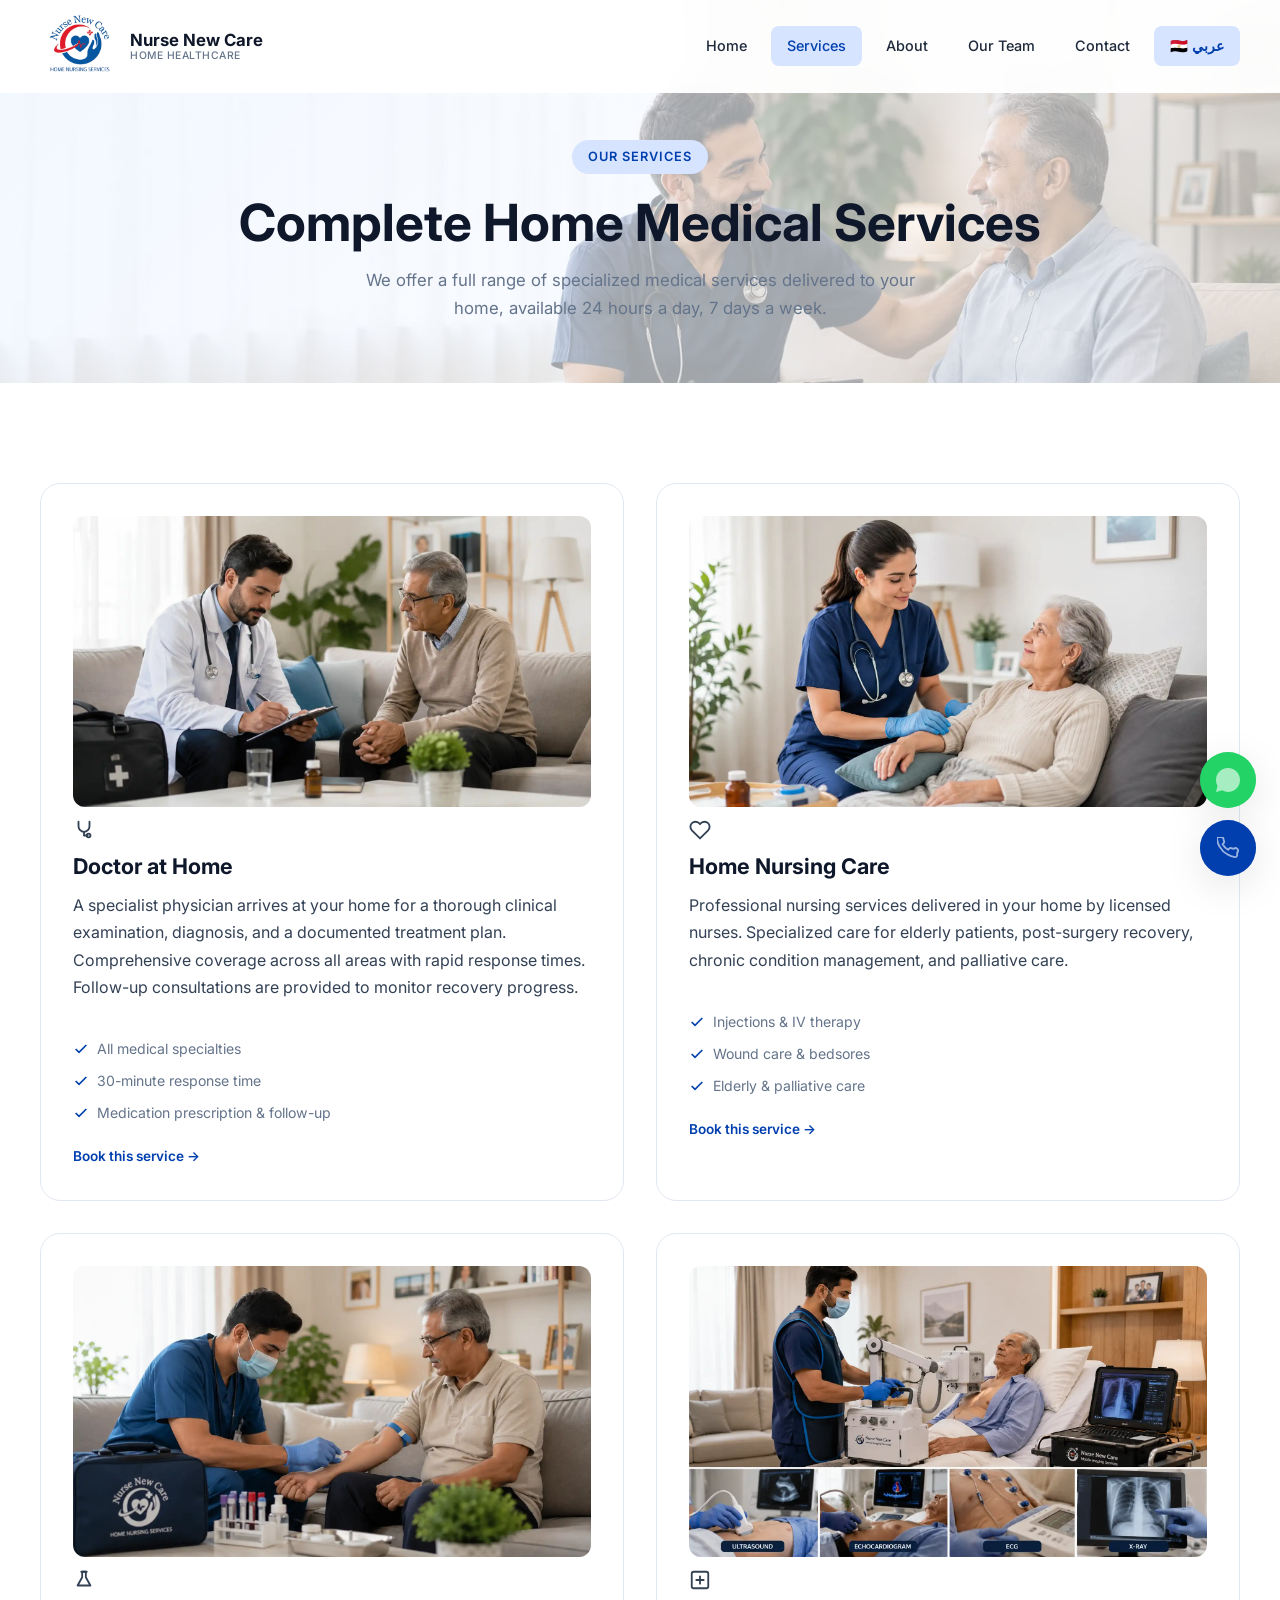
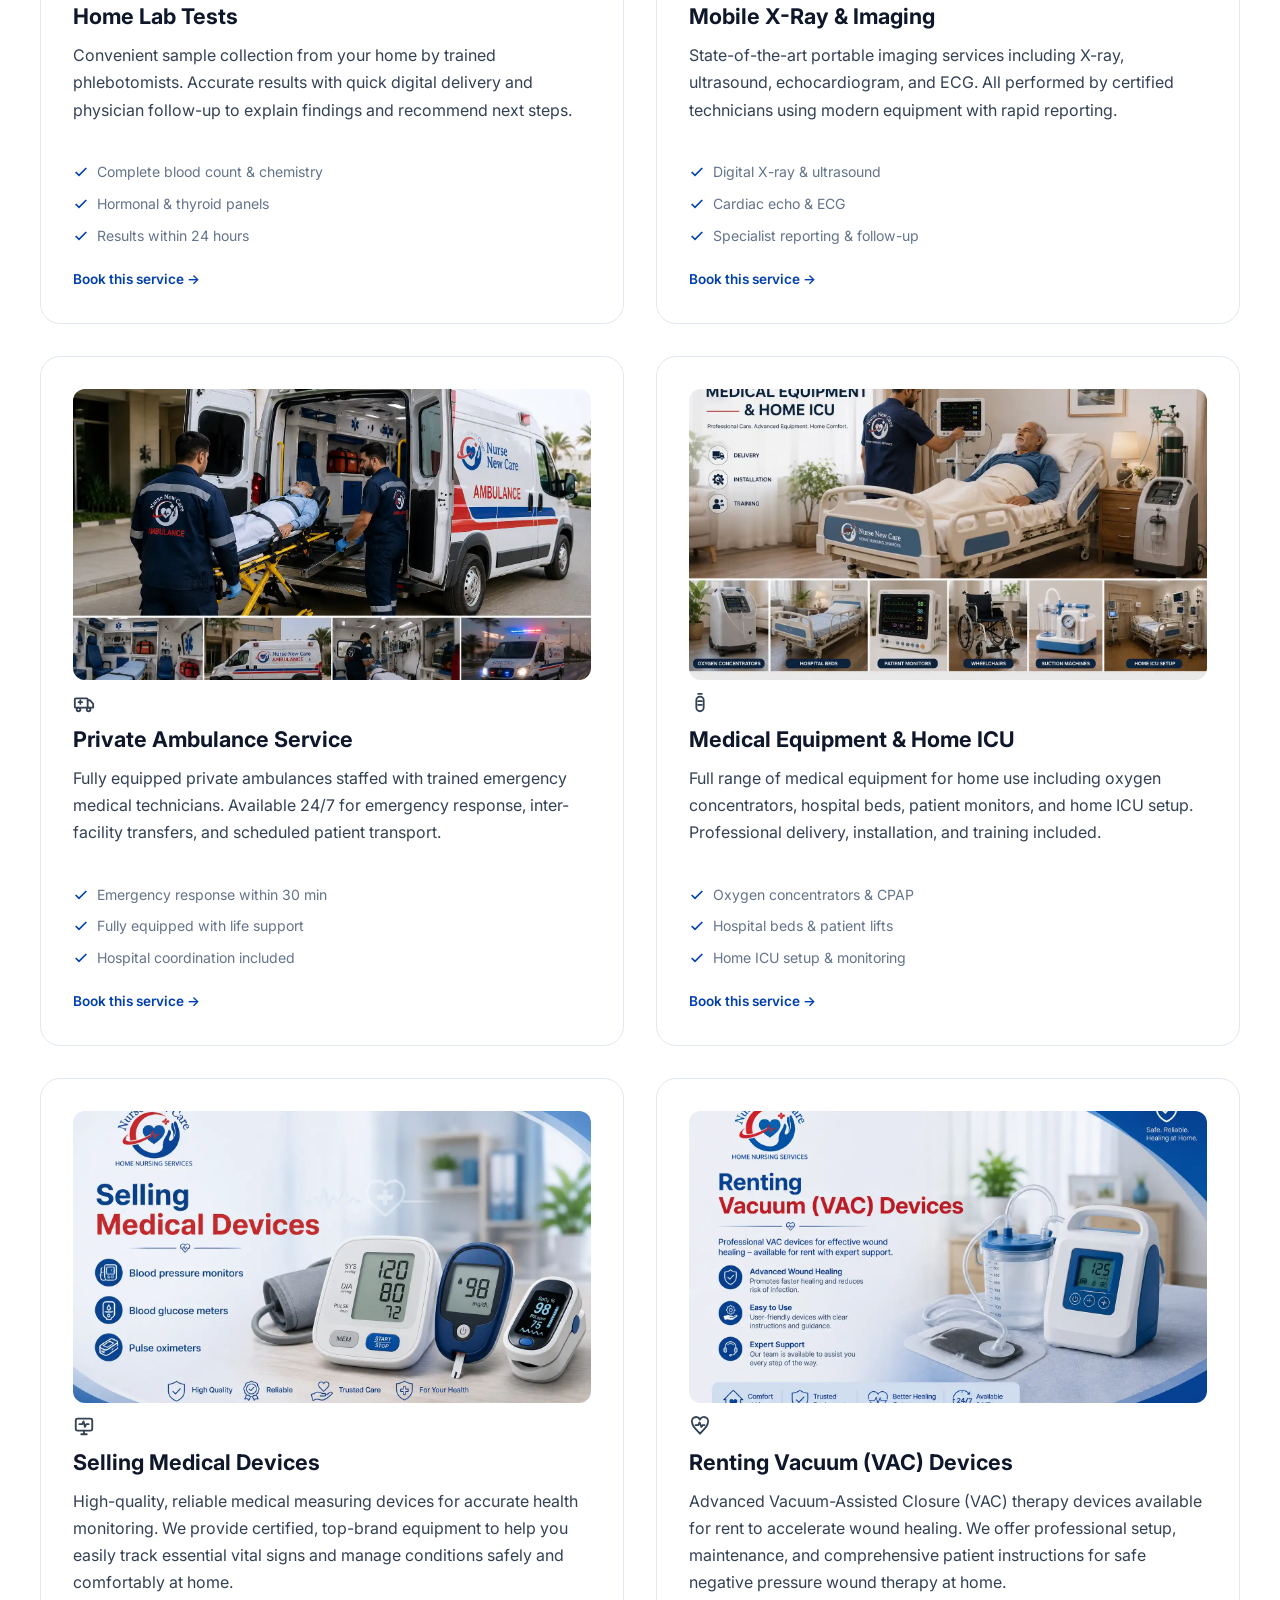
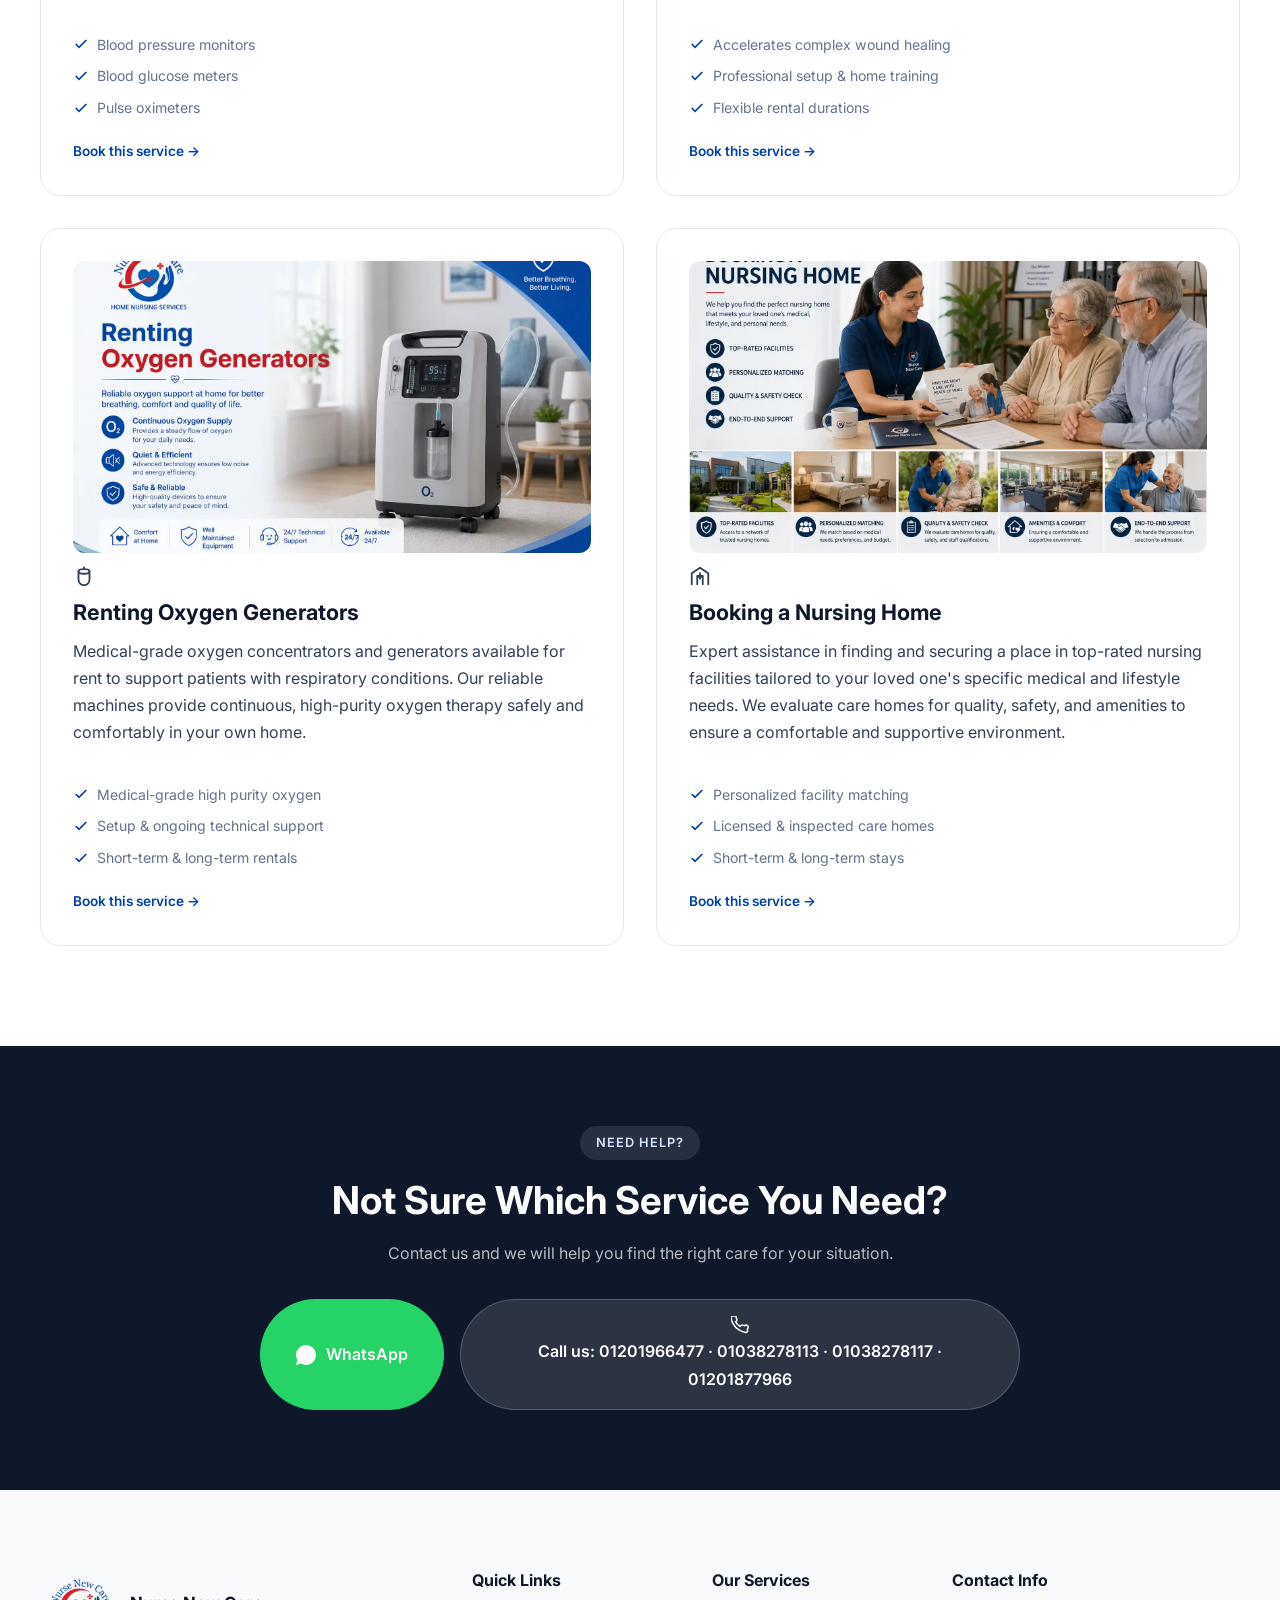
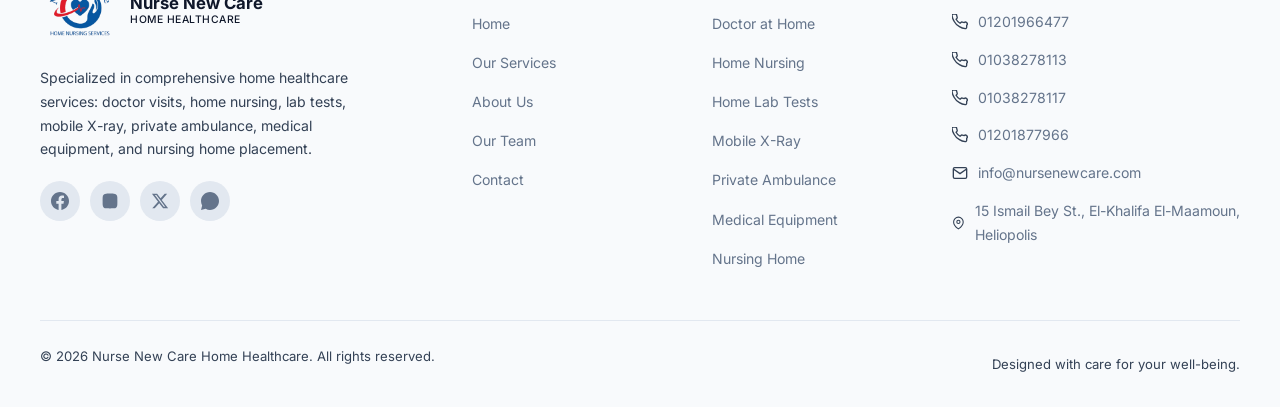
<file: en/services.html>
<!DOCTYPE html>
<html lang="en">
<head>
  <meta charset="UTF-8">
  <meta name="viewport" content="width=device-width, initial-scale=1.0">
  <link rel="icon" type="image/png" href="../images/logo.png">
  <title>Our Services - Nurse New Care</title>
  <meta name="description" content="Explore our comprehensive home healthcare services including doctor visits, home nursing, lab tests, mobile X-ray, ambulance, and medical equipment.">
  <link rel="canonical" href="https://nursenewcare.com/en/services.html">
  <link rel="alternate" hreflang="en" href="https://nursenewcare.com/en/services.html">
  <link rel="alternate" hreflang="ar" href="https://nursenewcare.com/services.html">
  <link rel="alternate" hreflang="x-default" href="https://nursenewcare.com/services.html">
  <meta property="og:type" content="website">
  <meta property="og:title" content="Our Services - Nurse New Care">
  <meta property="og:description" content="Explore our comprehensive home healthcare services including doctor visits, home nursing, lab tests, mobile X-ray, ambulance, and medical equipment.">
  <meta property="og:url" content="https://nursenewcare.com/en/services.html">
  <meta property="og:image" content="https://nursenewcare.com/images/og-image.jpg">
  <meta property="og:locale" content="en_US">
  <meta name="twitter:card" content="summary_large_image">
  <meta name="twitter:title" content="Our Services - Nurse New Care">
  <meta name="twitter:description" content="Explore our comprehensive home healthcare services including doctor visits, home nursing, lab tests, mobile X-ray, ambulance, and medical equipment.">
  <script type="application/ld+json">
  {
    "@context": "https://schema.org",
    "@type": "MedicalBusiness",
    "name": "Nurse New Care",
    "description": "Comprehensive home healthcare services including doctor visits, home nursing, lab tests, mobile X-ray, ambulance, and medical equipment.",
    "url": "https://nursenewcare.com",
    "telephone": "+201201966477",
    "email": "info@nursenewcare.com",
    "address": {
      "@type": "PostalAddress",
      "streetAddress": "15 Ismail Bey St., El-Khalifa El-Maamoun, Heliopolis",
      "addressLocality": "Cairo",
      "addressCountry": "EG"
    },
    "areaServed": { "@type": "City", "name": "Cairo" },
    "priceRange": "$$",
    "hasOfferCatalog": {
      "@type": "OfferCatalog",
      "name": "Home Healthcare Services",
      "itemListElement": [
        { "@type": "Offer", "itemOffered": { "@type": "Service", "name": "Doctor at Home" } },
        { "@type": "Offer", "itemOffered": { "@type": "Service", "name": "Home Nursing" } },
        { "@type": "Offer", "itemOffered": { "@type": "Service", "name": "Home Lab Tests" } },
        { "@type": "Offer", "itemOffered": { "@type": "Service", "name": "Mobile Ultrasound" } },
        { "@type": "Offer", "itemOffered": { "@type": "Service", "name": "Private Ambulance" } },
        { "@type": "Offer", "itemOffered": { "@type": "Service", "name": "Medical Equipment" } }
      ]
    }
  }
  </script>
  <link rel="preconnect" href="https://fonts.googleapis.com">
  <link rel="preconnect" href="https://fonts.gstatic.com" crossorigin>
  <link href="https://fonts.googleapis.com/css2?family=Inter:wght@400;500;600;700;800&display=swap" rel="stylesheet">
  <link rel="stylesheet" href="../css/style.css">
  <link rel="stylesheet" href="../css/responsive.css">
  <link rel="stylesheet" href="../css/animations.css">
</head>
<body>

  <header class="site-header" data-header>
    <div class="header-inner">
      <a class="brand" href="index.html" aria-label="Nurse New Care">
        <span class="brand-mark"><img src="../images/logo.png" alt="Nurse New Care"></span>
        <span class="brand-text">
          <strong>Nurse New Care</strong>
          <small>Home Healthcare</small>
        </span>
      </a>
      <button class="menu-toggle" type="button" data-menu-toggle aria-label="Open menu">
        <span></span>
        <span></span>
        <span></span>
      </button>
      <nav class="site-nav" data-nav>
        <a href="index.html">Home</a>
        <a href="services.html">Services</a>
        <a href="about.html">About</a>
        <a href="team.html">Our Team</a>
        <a href="contact.html">Contact</a>
        <a href="../services.html" style="display:inline-flex;align-items:center;gap:6px;font-weight:600;">🇪🇬 عربي</a>
      </nav>
    </div>
  </header>

  <main>
    <section class="page-header">
      <span class="eyebrow">Our Services</span>
      <h1>Complete Home Medical Services</h1>
      <p>We offer a full range of specialized medical services delivered to your home, available 24 hours a day, 7 days a week.</p>
    </section>

    <section class="section">
      <div class="services-page-grid">
        <div class="service-page-card">
          <img class="service-card-img" src="../images/Doctor at Home.webp" alt="Doctor at Home" loading="lazy">
          <span class="icon" style="display:inline-flex;">
            <svg width="22" height="22" viewBox="0 0 24 24" fill="none" stroke="currentColor" stroke-width="2" stroke-linecap="round" stroke-linejoin="round"><path d="M6 3v5a6 6 0 0012 0V3"/><path d="M12 14v4h4"/><circle cx="17" cy="18" r="2"/></svg>
          </span>
          <h3>Doctor at Home</h3>
          <p>A specialist physician arrives at your home for a thorough clinical examination, diagnosis, and a documented treatment plan. Comprehensive coverage across all areas with rapid response times. Follow-up consultations are provided to monitor recovery progress.</p>
          <ul style="list-style:none; display:flex; flex-direction:column; gap:8px; margin-top:8px;">
            <li style="display:flex; align-items:center; gap:8px; font-size:0.88rem; color:var(--text-light);">
              <svg width="16" height="16" viewBox="0 0 24 24" fill="none" stroke="var(--primary)" stroke-width="2.5"><polyline points="20 6 9 17 4 12"/></svg>
              All medical specialties
            </li>
            <li style="display:flex; align-items:center; gap:8px; font-size:0.88rem; color:var(--text-light);">
              <svg width="16" height="16" viewBox="0 0 24 24" fill="none" stroke="var(--primary)" stroke-width="2.5"><polyline points="20 6 9 17 4 12"/></svg>
              30-minute response time
            </li>
            <li style="display:flex; align-items:center; gap:8px; font-size:0.88rem; color:var(--text-light);">
              <svg width="16" height="16" viewBox="0 0 24 24" fill="none" stroke="var(--primary)" stroke-width="2.5"><polyline points="20 6 9 17 4 12"/></svg>
              Medication prescription & follow-up
            </li>
          </ul>
          <a class="service-link" href="contact.html">Book this service &rarr;</a>
        </div>

        <div class="service-page-card">
          <img class="service-card-img" src="../images/Home Nursing Care.webp" alt="Home Nursing Care" loading="lazy">
          <span class="icon" style="display:inline-flex;">
            <svg width="22" height="22" viewBox="0 0 24 24" fill="none" stroke="currentColor" stroke-width="2" stroke-linecap="round" stroke-linejoin="round"><path d="M20.84 4.61a5.5 5.5 0 00-7.78 0L12 5.67l-1.06-1.06a5.5 5.5 0 00-7.78 7.78l1.06 1.06L12 21.23l7.78-7.78 1.06-1.06a5.5 5.5 0 000-7.78z"/></svg>
          </span>
          <h3>Home Nursing Care</h3>
          <p>Professional nursing services delivered in your home by licensed nurses. Specialized care for elderly patients, post-surgery recovery, chronic condition management, and palliative care.</p>
          <ul style="list-style:none; display:flex; flex-direction:column; gap:8px; margin-top:8px;">
            <li style="display:flex; align-items:center; gap:8px; font-size:0.88rem; color:var(--text-light);">
              <svg width="16" height="16" viewBox="0 0 24 24" fill="none" stroke="var(--primary)" stroke-width="2.5"><polyline points="20 6 9 17 4 12"/></svg>
              Injections & IV therapy
            </li>
            <li style="display:flex; align-items:center; gap:8px; font-size:0.88rem; color:var(--text-light);">
              <svg width="16" height="16" viewBox="0 0 24 24" fill="none" stroke="var(--primary)" stroke-width="2.5"><polyline points="20 6 9 17 4 12"/></svg>
              Wound care & bedsores
            </li>
            <li style="display:flex; align-items:center; gap:8px; font-size:0.88rem; color:var(--text-light);">
              <svg width="16" height="16" viewBox="0 0 24 24" fill="none" stroke="var(--primary)" stroke-width="2.5"><polyline points="20 6 9 17 4 12"/></svg>
              Elderly & palliative care
            </li>
          </ul>
          <a class="service-link" href="contact.html">Book this service &rarr;</a>
        </div>

        <div class="service-page-card">
          <img class="service-card-img" src="../images/Home Lab Tests.webp" alt="Home Lab Tests" loading="lazy">
          <span class="icon" style="display:inline-flex;">
            <svg width="22" height="22" viewBox="0 0 24 24" fill="none" stroke="currentColor" stroke-width="2" stroke-linecap="round" stroke-linejoin="round"><path d="M9 3h6"/><path d="M10 3v6l-5 9h14l-5-9V3z"/></svg>
          </span>
          <h3>Home Lab Tests</h3>
          <p>Convenient sample collection from your home by trained phlebotomists. Accurate results with quick digital delivery and physician follow-up to explain findings and recommend next steps.</p>
          <ul style="list-style:none; display:flex; flex-direction:column; gap:8px; margin-top:8px;">
            <li style="display:flex; align-items:center; gap:8px; font-size:0.88rem; color:var(--text-light);">
              <svg width="16" height="16" viewBox="0 0 24 24" fill="none" stroke="var(--primary)" stroke-width="2.5"><polyline points="20 6 9 17 4 12"/></svg>
              Complete blood count & chemistry
            </li>
            <li style="display:flex; align-items:center; gap:8px; font-size:0.88rem; color:var(--text-light);">
              <svg width="16" height="16" viewBox="0 0 24 24" fill="none" stroke="var(--primary)" stroke-width="2.5"><polyline points="20 6 9 17 4 12"/></svg>
              Hormonal & thyroid panels
            </li>
            <li style="display:flex; align-items:center; gap:8px; font-size:0.88rem; color:var(--text-light);">
              <svg width="16" height="16" viewBox="0 0 24 24" fill="none" stroke="var(--primary)" stroke-width="2.5"><polyline points="20 6 9 17 4 12"/></svg>
              Results within 24 hours
            </li>
          </ul>
          <a class="service-link" href="contact.html">Book this service &rarr;</a>
        </div>

        <div class="service-page-card">
          <img class="service-card-img" src="../images/Mobile X-Ray & Imaging.webp" alt="Mobile X-Ray & Imaging" loading="lazy">
          <span class="icon" style="display:inline-flex;">
            <svg width="22" height="22" viewBox="0 0 24 24" fill="none" stroke="currentColor" stroke-width="2" stroke-linecap="round" stroke-linejoin="round"><rect x="3" y="3" width="18" height="18" rx="2"/><path d="M12 8v8M8 12h8"/></svg>
          </span>
          <h3>Mobile X-Ray & Imaging</h3>
          <p>State-of-the-art portable imaging services including X-ray, ultrasound, echocardiogram, and ECG. All performed by certified technicians using modern equipment with rapid reporting.</p>
          <ul style="list-style:none; display:flex; flex-direction:column; gap:8px; margin-top:8px;">
            <li style="display:flex; align-items:center; gap:8px; font-size:0.88rem; color:var(--text-light);">
              <svg width="16" height="16" viewBox="0 0 24 24" fill="none" stroke="var(--primary)" stroke-width="2.5"><polyline points="20 6 9 17 4 12"/></svg>
              Digital X-ray & ultrasound
            </li>
            <li style="display:flex; align-items:center; gap:8px; font-size:0.88rem; color:var(--text-light);">
              <svg width="16" height="16" viewBox="0 0 24 24" fill="none" stroke="var(--primary)" stroke-width="2.5"><polyline points="20 6 9 17 4 12"/></svg>
              Cardiac echo & ECG
            </li>
            <li style="display:flex; align-items:center; gap:8px; font-size:0.88rem; color:var(--text-light);">
              <svg width="16" height="16" viewBox="0 0 24 24" fill="none" stroke="var(--primary)" stroke-width="2.5"><polyline points="20 6 9 17 4 12"/></svg>
              Specialist reporting & follow-up
            </li>
          </ul>
          <a class="service-link" href="contact.html">Book this service &rarr;</a>
        </div>

        <div class="service-page-card">
          <img class="service-card-img" src="../images/Private Ambulance Service.webp" alt="Private Ambulance Service" loading="lazy">
          <span class="icon" style="display:inline-flex;">
            <svg width="22" height="22" viewBox="0 0 24 24" fill="none" stroke="currentColor" stroke-width="2" stroke-linecap="round" stroke-linejoin="round"><rect x="2" y="7" width="14" height="10" rx="1"/><path d="M16 9h2.5l3.5 4v4h-6"/><circle cx="6" cy="19" r="2"/><circle cx="17" cy="19" r="2"/><path d="M6 11h4M8 9v4"/></svg>
          </span>
          <h3>Private Ambulance Service</h3>
          <p>Fully equipped private ambulances staffed with trained emergency medical technicians. Available 24/7 for emergency response, inter-facility transfers, and scheduled patient transport.</p>
          <ul style="list-style:none; display:flex; flex-direction:column; gap:8px; margin-top:8px;">
            <li style="display:flex; align-items:center; gap:8px; font-size:0.88rem; color:var(--text-light);">
              <svg width="16" height="16" viewBox="0 0 24 24" fill="none" stroke="var(--primary)" stroke-width="2.5"><polyline points="20 6 9 17 4 12"/></svg>
              Emergency response within 30 min
            </li>
            <li style="display:flex; align-items:center; gap:8px; font-size:0.88rem; color:var(--text-light);">
              <svg width="16" height="16" viewBox="0 0 24 24" fill="none" stroke="var(--primary)" stroke-width="2.5"><polyline points="20 6 9 17 4 12"/></svg>
              Fully equipped with life support
            </li>
            <li style="display:flex; align-items:center; gap:8px; font-size:0.88rem; color:var(--text-light);">
              <svg width="16" height="16" viewBox="0 0 24 24" fill="none" stroke="var(--primary)" stroke-width="2.5"><polyline points="20 6 9 17 4 12"/></svg>
              Hospital coordination included
            </li>
          </ul>
          <a class="service-link" href="contact.html">Book this service &rarr;</a>
        </div>

        <div class="service-page-card">
          <img class="service-card-img" src="../images/Medical Equipment & Home ICU.webp" alt="Medical Equipment & Home ICU" loading="lazy">
          <span class="icon" style="display:inline-flex;">
            <svg width="22" height="22" viewBox="0 0 24 24" fill="none" stroke="currentColor" stroke-width="2" stroke-linecap="round" stroke-linejoin="round"><rect x="8" y="5" width="8" height="16" rx="4"/><path d="M10 2h4"/><path d="M10 10h4M10 14h4"/></svg>
          </span>
          <h3>Medical Equipment & Home ICU</h3>
          <p>Full range of medical equipment for home use including oxygen concentrators, hospital beds, patient monitors, and home ICU setup. Professional delivery, installation, and training included.</p>
          <ul style="list-style:none; display:flex; flex-direction:column; gap:8px; margin-top:8px;">
            <li style="display:flex; align-items:center; gap:8px; font-size:0.88rem; color:var(--text-light);">
              <svg width="16" height="16" viewBox="0 0 24 24" fill="none" stroke="var(--primary)" stroke-width="2.5"><polyline points="20 6 9 17 4 12"/></svg>
              Oxygen concentrators & CPAP
            </li>
            <li style="display:flex; align-items:center; gap:8px; font-size:0.88rem; color:var(--text-light);">
              <svg width="16" height="16" viewBox="0 0 24 24" fill="none" stroke="var(--primary)" stroke-width="2.5"><polyline points="20 6 9 17 4 12"/></svg>
              Hospital beds & patient lifts
            </li>
            <li style="display:flex; align-items:center; gap:8px; font-size:0.88rem; color:var(--text-light);">
              <svg width="16" height="16" viewBox="0 0 24 24" fill="none" stroke="var(--primary)" stroke-width="2.5"><polyline points="20 6 9 17 4 12"/></svg>
              Home ICU setup & monitoring
            </li>
          </ul>
          <a class="service-link" href="contact.html">Book this service &rarr;</a>
        </div>

        <div class="service-page-card">
          <img class="service-card-img" src="../images/SellingMedicalDevices.webp" alt="Selling Medical Devices" loading="lazy">
          <span class="icon" style="display:inline-flex;">
            <svg width="22" height="22" viewBox="0 0 24 24" fill="none" stroke="currentColor" stroke-width="2" stroke-linecap="round" stroke-linejoin="round"><rect x="3" y="4" width="18" height="13" rx="2"/><polyline points="7 10 10 10 11.5 7 13 13 14.5 10 17 10"/><path d="M12 17v4M9 21h6"/></svg>
          </span>
          <h3>Selling Medical Devices</h3>
          <p>High-quality, reliable medical measuring devices for accurate health monitoring. We provide certified, top-brand equipment to help you easily track essential vital signs and manage conditions safely and comfortably at home.</p>
          <ul style="list-style:none; display:flex; flex-direction:column; gap:8px; margin-top:8px;">
            <li style="display:flex; align-items:center; gap:8px; font-size:0.88rem; color:var(--text-light);">
              <svg width="16" height="16" viewBox="0 0 24 24" fill="none" stroke="var(--primary)" stroke-width="2.5"><polyline points="20 6 9 17 4 12"/></svg>
              Blood pressure monitors
            </li>
            <li style="display:flex; align-items:center; gap:8px; font-size:0.88rem; color:var(--text-light);">
              <svg width="16" height="16" viewBox="0 0 24 24" fill="none" stroke="var(--primary)" stroke-width="2.5"><polyline points="20 6 9 17 4 12"/></svg>
              Blood glucose meters
            </li>
            <li style="display:flex; align-items:center; gap:8px; font-size:0.88rem; color:var(--text-light);">
              <svg width="16" height="16" viewBox="0 0 24 24" fill="none" stroke="var(--primary)" stroke-width="2.5"><polyline points="20 6 9 17 4 12"/></svg>
              Pulse oximeters
            </li>
          </ul>
          <a class="service-link" href="contact.html">Book this service &rarr;</a>
        </div>

        <div class="service-page-card">
          <img class="service-card-img" src="../images/RentingVacuum.webp" alt="Renting Vacuum (VAC) Devices" loading="lazy">
          <span class="icon" style="display:inline-flex;">
            <svg width="22" height="22" viewBox="0 0 24 24" fill="none" stroke="currentColor" stroke-width="2" stroke-linecap="round" stroke-linejoin="round"><path d="M12 20.5C9 16.5 3.5 13 3.5 8.5A4.5 4.5 0 0 1 12 5a4.5 4.5 0 0 1 8.5 3.5c0 4.5-5.5 8-8.5 12z"/><path d="M7 11h3l1.5-3 2 5 1.5-2h2"/></svg>
          </span>
          <h3>Renting Vacuum (VAC) Devices</h3>
          <p>Advanced Vacuum-Assisted Closure (VAC) therapy devices available for rent to accelerate wound healing. We offer professional setup, maintenance, and comprehensive patient instructions for safe negative pressure wound therapy at home.</p>
          <ul style="list-style:none; display:flex; flex-direction:column; gap:8px; margin-top:8px;">
            <li style="display:flex; align-items:center; gap:8px; font-size:0.88rem; color:var(--text-light);">
              <svg width="16" height="16" viewBox="0 0 24 24" fill="none" stroke="var(--primary)" stroke-width="2.5"><polyline points="20 6 9 17 4 12"/></svg>
              Accelerates complex wound healing
            </li>
            <li style="display:flex; align-items:center; gap:8px; font-size:0.88rem; color:var(--text-light);">
              <svg width="16" height="16" viewBox="0 0 24 24" fill="none" stroke="var(--primary)" stroke-width="2.5"><polyline points="20 6 9 17 4 12"/></svg>
              Professional setup &amp; home training
            </li>
            <li style="display:flex; align-items:center; gap:8px; font-size:0.88rem; color:var(--text-light);">
              <svg width="16" height="16" viewBox="0 0 24 24" fill="none" stroke="var(--primary)" stroke-width="2.5"><polyline points="20 6 9 17 4 12"/></svg>
              Flexible rental durations
            </li>
          </ul>
          <a class="service-link" href="contact.html">Book this service &rarr;</a>
        </div>

        <div class="service-page-card">
          <img class="service-card-img" src="../images/RentingOxygen.webp" alt="Renting Oxygen Generators" loading="lazy">
          <span class="icon" style="display:inline-flex;">
            <svg width="22" height="22" viewBox="0 0 24 24" fill="none" stroke="currentColor" stroke-width="2" stroke-linecap="round" stroke-linejoin="round"><ellipse cx="12" cy="7" rx="6" ry="2.5"/><path d="M6 7v9a6 6 0 0 0 12 0V7"/><path d="M12 4.5V2.5"/></svg>
          </span>
          <h3>Renting Oxygen Generators</h3>
          <p>Medical-grade oxygen concentrators and generators available for rent to support patients with respiratory conditions. Our reliable machines provide continuous, high-purity oxygen therapy safely and comfortably in your own home.</p>
          <ul style="list-style:none; display:flex; flex-direction:column; gap:8px; margin-top:8px;">
            <li style="display:flex; align-items:center; gap:8px; font-size:0.88rem; color:var(--text-light);">
              <svg width="16" height="16" viewBox="0 0 24 24" fill="none" stroke="var(--primary)" stroke-width="2.5"><polyline points="20 6 9 17 4 12"/></svg>
              Medical-grade high purity oxygen
            </li>
            <li style="display:flex; align-items:center; gap:8px; font-size:0.88rem; color:var(--text-light);">
              <svg width="16" height="16" viewBox="0 0 24 24" fill="none" stroke="var(--primary)" stroke-width="2.5"><polyline points="20 6 9 17 4 12"/></svg>
              Setup &amp; ongoing technical support
            </li>
            <li style="display:flex; align-items:center; gap:8px; font-size:0.88rem; color:var(--text-light);">
              <svg width="16" height="16" viewBox="0 0 24 24" fill="none" stroke="var(--primary)" stroke-width="2.5"><polyline points="20 6 9 17 4 12"/></svg>
              Short-term &amp; long-term rentals
            </li>
          </ul>
          <a class="service-link" href="contact.html">Book this service &rarr;</a>
        </div>

        <div class="service-page-card">
          <img class="service-card-img" src="../images/Booking a Nursing Home.webp" alt="Booking a Nursing Home" loading="lazy">
          <span class="icon" style="display:inline-flex;">
            <svg width="22" height="22" viewBox="0 0 24 24" fill="none" stroke="currentColor" stroke-width="2" stroke-linecap="round" stroke-linejoin="round"><path d="M3 21V9l9-6 9 6v12"/><path d="M9 21V13h6v8"/><path d="M12 9v6M9 12h6"/></svg>
          </span>
          <h3>Booking a Nursing Home</h3>
          <p>Expert assistance in finding and securing a place in top-rated nursing facilities tailored to your loved one's specific medical and lifestyle needs. We evaluate care homes for quality, safety, and amenities to ensure a comfortable and supportive environment.</p>
          <ul style="list-style:none; display:flex; flex-direction:column; gap:8px; margin-top:8px;">
            <li style="display:flex; align-items:center; gap:8px; font-size:0.88rem; color:var(--text-light);">
              <svg width="16" height="16" viewBox="0 0 24 24" fill="none" stroke="var(--primary)" stroke-width="2.5"><polyline points="20 6 9 17 4 12"/></svg>
              Personalized facility matching
            </li>
            <li style="display:flex; align-items:center; gap:8px; font-size:0.88rem; color:var(--text-light);">
              <svg width="16" height="16" viewBox="0 0 24 24" fill="none" stroke="var(--primary)" stroke-width="2.5"><polyline points="20 6 9 17 4 12"/></svg>
              Licensed & inspected care homes
            </li>
            <li style="display:flex; align-items:center; gap:8px; font-size:0.88rem; color:var(--text-light);">
              <svg width="16" height="16" viewBox="0 0 24 24" fill="none" stroke="var(--primary)" stroke-width="2.5"><polyline points="20 6 9 17 4 12"/></svg>
              Short-term & long-term stays
            </li>
          </ul>
          <a class="service-link" href="contact.html">Book this service &rarr;</a>
        </div>
      </div>
    </section>

    <section class="contact-band">
      <span class="eyebrow">Need Help?</span>
      <h2>Not Sure Which Service You Need?</h2>
      <p>Contact us and we will help you find the right care for your situation.</p>
      <div class="contact-actions">
        <a class="contact-btn contact-btn--whatsapp" href="https://wa.me/201201966477" target="_blank" rel="noreferrer">
          <svg width="20" height="20" viewBox="0 0 24 24" fill="currentColor"><path d="M17.472 14.382c-.297-.149-1.758-.867-2.03-.967-.273-.099-.471-.148-.67.15-.197.297-.767.966-.94 1.164-.173.199-.347.223-.644.075-.297-.15-1.255-.463-2.39-1.475-.883-.788-1.48-1.761-1.653-2.059-.173-.297-.018-.458.13-.606.134-.133.298-.347.446-.52.149-.174.198-.298.298-.497.099-.198.05-.371-.025-.52-.075-.149-.669-1.612-.916-2.207-.242-.579-.487-.5-.669-.51-.173-.008-.371-.01-.57-.01-.198 0-.52.074-.792.372-.272.297-1.04 1.016-1.04 2.479 0 1.462 1.065 2.875 1.213 3.074.149.198 2.096 3.2 5.077 4.487.709.306 1.262.489 1.694.625.712.227 1.36.195 1.871.118.571-.085 1.758-.719 2.006-1.413.248-.694.248-1.289.173-1.413-.074-.124-.272-.198-.57-.347zM12 0C5.373 0 0 5.373 0 12c0 2.127.558 4.122 1.532 5.857L.057 23.882l6.186-1.623A11.945 11.945 0 0012 24c6.627 0 12-5.373 12-12S18.627 0 12 0z"/></svg>
          WhatsApp
        </a>
        <a class="contact-btn contact-btn--phone contact-btn--phones" href="tel:+201201966477">
          <svg width="18" height="18" viewBox="0 0 24 24" fill="none" stroke="currentColor" stroke-width="2"><path d="M22 16.92v3a2 2 0 01-2.18 2 19.79 19.79 0 01-8.63-3.07A19.5 19.5 0 013.07 10.8a19.79 19.79 0 01-3.07-8.67A2 2 0 012 0h3a2 2 0 012 1.72c.127.96.361 1.903.7 2.81a2 2 0 01-.45 2.11L6.09 7.91a16 16 0 006 6l1.27-1.27a2 2 0 012.11-.45c.907.339 1.85.573 2.81.7A2 2 0 0122 16.92z"/></svg>
          Call us: 01201966477 · 01038278113 · 01038278117 · 01201877966
        </a>
      </div>
    </section>
  </main>

  <footer class="site-footer">
    <div class="footer-grid">
      <div class="footer-col">
        <a class="brand" href="index.html" aria-label="Nurse New Care">
          <span class="brand-mark"><img src="../images/logo.png" alt="Nurse New Care"></span>
          <span class="brand-text">
            <strong>Nurse New Care</strong>
            <small>Home Healthcare</small>
          </span>
        </a>
        <p class="footer-desc">Specialized in comprehensive home healthcare services: doctor visits, home nursing, lab tests, mobile X-ray, private ambulance, medical equipment, and nursing home placement.</p>
        <div class="footer-socials">
          <a class="social-btn" href="#" target="_blank" rel="noreferrer" aria-label="Facebook">
            <svg width="18" height="18" viewBox="0 0 24 24" fill="currentColor"><path d="M24 12.073c0-6.627-5.373-12-12-12s-12 5.373-12 12c0 5.99 4.388 10.954 10.125 11.854v-8.385H7.078v-3.47h3.047V9.43c0-3.007 1.792-4.669 4.533-4.669 1.312 0 2.686.235 2.686.235v2.953H15.83c-1.491 0-1.956.925-1.956 1.874v2.25h3.328l-.532 3.47h-2.796v8.385C19.612 23.027 24 18.062 24 12.073z"/></svg>
          </a>
          <a class="social-btn" href="#" target="_blank" rel="noreferrer" aria-label="Instagram">
            <svg width="18" height="18" viewBox="0 0 24 24" fill="currentColor"><path d="M12 2.163c3.204 0 3.584.012 4.85.07 3.252.148 4.771 1.691 4.919 4.919.058 1.265.069 1.645.069 4.849 0 3.205-.012 3.584-.069 4.849-.149 3.225-1.664 4.771-4.919 4.919-1.266.058-1.644.07-4.85.07-3.204 0-3.584-.012-4.849-.07-3.26-.149-4.771-1.699-4.919-4.92-.058-1.265-.07-1.644-.07-4.849 0-3.204.013-3.583.07-4.849.149-3.227 1.664-4.771 4.919-4.919 1.266-.057 1.645-.069 4.849-.069z"/></svg>
          </a>
          <a class="social-btn" href="#" target="_blank" rel="noreferrer" aria-label="Twitter">
            <svg width="18" height="18" viewBox="0 0 24 24" fill="currentColor"><path d="M18.244 2.25h3.308l-7.227 8.26 8.502 11.24H16.17l-5.214-6.817L4.99 21.75H1.68l7.73-8.835L1.254 2.25H8.08l4.713 6.231zm-1.161 17.52h1.833L7.084 4.126H5.117z"/></svg>
          </a>
          <a class="social-btn" href="#" target="_blank" rel="noreferrer" aria-label="WhatsApp">
            <svg width="18" height="18" viewBox="0 0 24 24" fill="currentColor"><path d="M17.472 14.382c-.297-.149-1.758-.867-2.03-.967-.273-.099-.471-.148-.67.15-.197.297-.767.966-.94 1.164-.173.199-.347.223-.644.075-.297-.15-1.255-.463-2.39-1.475-.883-.788-1.48-1.761-1.653-2.059-.173-.297-.018-.458.13-.606.134-.133.298-.347.446-.52.149-.174.198-.298.298-.497.099-.198.05-.371-.025-.52-.075-.149-.669-1.612-.916-2.207-.242-.579-.487-.5-.669-.51-.173-.008-.371-.01-.57-.01-.198 0-.52.074-.792.372-.272.297-1.04 1.016-1.04 2.479 0 1.462 1.065 2.875 1.213 3.074.149.198 2.096 3.2 5.077 4.487.709.306 1.262.489 1.694.625.712.227 1.36.195 1.871.118.571-.085 1.758-.719 2.006-1.413.248-.694.248-1.289.173-1.413-.074-.124-.272-.198-.57-.347zM12 0C5.373 0 0 5.373 0 12c0 2.127.558 4.122 1.532 5.857L.057 23.882l6.186-1.623A11.945 11.945 0 0012 24c6.627 0 12-5.373 12-12S18.627 0 12 0z"/></svg>
          </a>
        </div>
      </div>
      <div class="footer-col">
        <h4 class="footer-heading">Quick Links</h4>
        <ul class="footer-links">
          <li><a href="index.html">Home</a></li>
          <li><a href="services.html">Our Services</a></li>
          <li><a href="about.html">About Us</a></li>
          <li><a href="team.html">Our Team</a></li>
          <li><a href="contact.html">Contact</a></li>
        </ul>
      </div>
      <div class="footer-col">
        <h4 class="footer-heading">Our Services</h4>
        <ul class="footer-links">
          <li><a href="services.html">Doctor at Home</a></li>
          <li><a href="services.html">Home Nursing</a></li>
          <li><a href="services.html">Home Lab Tests</a></li>
          <li><a href="services.html">Mobile X-Ray</a></li>
          <li><a href="services.html">Private Ambulance</a></li>
          <li><a href="services.html">Medical Equipment</a></li>
          <li><a href="services.html">Nursing Home</a></li>
        </ul>
      </div>
      <div class="footer-col">
        <h4 class="footer-heading">Contact Info</h4>
        <ul class="footer-contact-list">
          <li>
            <svg width="16" height="16" viewBox="0 0 24 24" fill="none" stroke="currentColor" stroke-width="2"><path d="M22 16.92v3a2 2 0 01-2.18 2 19.79 19.79 0 01-8.63-3.07A19.5 19.5 0 013.07 10.8a19.79 19.79 0 01-3.07-8.67A2 2 0 012 0h3a2 2 0 012 1.72c.127.96.361 1.903.7 2.81a2 2 0 01-.45 2.11L6.09 7.91a16 16 0 006 6l1.27-1.27a2 2 0 012.11-.45c.907.339 1.85.573 2.81.7A2 2 0 0122 16.92z"/></svg>
            <a href="tel:+201201966477">01201966477</a>
          </li>
          <li>
            <svg width="16" height="16" viewBox="0 0 24 24" fill="none" stroke="currentColor" stroke-width="2"><path d="M22 16.92v3a2 2 0 01-2.18 2 19.79 19.79 0 01-8.63-3.07A19.5 19.5 0 013.07 10.8a19.79 19.79 0 01-3.07-8.67A2 2 0 012 0h3a2 2 0 012 1.72c.127.96.361 1.903.7 2.81a2 2 0 01-.45 2.11L6.09 7.91a16 16 0 006 6l1.27-1.27a2 2 0 012.11-.45c.907.339 1.85.573 2.81.7A2 2 0 0122 16.92z"/></svg>
            <a href="tel:+201038278113">01038278113</a>
          </li>
          <li>
            <svg width="16" height="16" viewBox="0 0 24 24" fill="none" stroke="currentColor" stroke-width="2"><path d="M22 16.92v3a2 2 0 01-2.18 2 19.79 19.79 0 01-8.63-3.07A19.5 19.5 0 013.07 10.8a19.79 19.79 0 01-3.07-8.67A2 2 0 012 0h3a2 2 0 012 1.72c.127.96.361 1.903.7 2.81a2 2 0 01-.45 2.11L6.09 7.91a16 16 0 006 6l1.27-1.27a2 2 0 012.11-.45c.907.339 1.85.573 2.81.7A2 2 0 0122 16.92z"/></svg>
            <a href="tel:+201038278117">01038278117</a>
          </li>
          <li>
            <svg width="16" height="16" viewBox="0 0 24 24" fill="none" stroke="currentColor" stroke-width="2"><path d="M22 16.92v3a2 2 0 01-2.18 2 19.79 19.79 0 01-8.63-3.07A19.5 19.5 0 013.07 10.8a19.79 19.79 0 01-3.07-8.67A2 2 0 012 0h3a2 2 0 012 1.72c.127.96.361 1.903.7 2.81a2 2 0 01-.45 2.11L6.09 7.91a16 16 0 006 6l1.27-1.27a2 2 0 012.11-.45c.907.339 1.85.573 2.81.7A2 2 0 0122 16.92z"/></svg>
            <a href="tel:+201201877966">01201877966</a>
          </li>
          <li>
            <svg width="16" height="16" viewBox="0 0 24 24" fill="none" stroke="currentColor" stroke-width="2"><path d="M4 4h16c1.1 0 2 .9 2 2v12c0 1.1-.9 2-2 2H4c-1.1 0-2-.9-2-2V6c0-1.1.9-2 2-2z"/><polyline points="22,6 12,13 2,6"/></svg>
            <a href="mailto:info@nursenewcare.com">info@nursenewcare.com</a>
          </li>
          <li>
            <svg width="16" height="16" viewBox="0 0 24 24" fill="none" stroke="currentColor" stroke-width="2"><path d="M21 10c0 7-9 13-9 13s-9-6-9-13a9 9 0 0118 0z"/><circle cx="12" cy="10" r="3"/></svg>
            <a href="https://www.google.com/maps/place/El-Khalifa+El-Maamoun,+Cairo+Governorate/@30.0865,31.2961,16z" target="_blank" rel="noreferrer">15 Ismail Bey St., El-Khalifa El-Maamoun, Heliopolis</a>
          </li>
        </ul>
      </div>
    </div>
    <div class="footer-bottom">
      <p>&copy; 2026 Nurse New Care Home Healthcare. All rights reserved.</p>
      <p>Designed with care for your well-being.</p>
    </div>
  </footer>

  <div class="float-contact" aria-label="Quick contact">
    <a class="float-btn float-btn--whatsapp" href="https://wa.me/201201966477" target="_blank" rel="noreferrer" aria-label="Chat on WhatsApp">
      <span class="float-pulse"></span>
      <svg width="24" height="24" viewBox="0 0 24 24" fill="currentColor"><path d="M17.472 14.382c-.297-.149-1.758-.867-2.03-.967-.273-.099-.471-.148-.67.15-.197.297-.767.966-.94 1.164-.173.199-.347.223-.644.075-.297-.15-1.255-.463-2.39-1.475-.883-.788-1.48-1.761-1.653-2.059-.173-.297-.018-.458.13-.606.134-.133.298-.347.446-.52.149-.174.198-.298.298-.497.099-.198.05-.371-.025-.52-.075-.149-.669-1.612-.916-2.207-.242-.579-.487-.5-.669-.51-.173-.008-.371-.01-.57-.01-.198 0-.52.074-.792.372-.272.297-1.04 1.016-1.04 2.479 0 1.462 1.065 2.875 1.213 3.074.149.198 2.096 3.2 5.077 4.487.709.306 1.262.489 1.694.625.712.227 1.36.195 1.871.118.571-.085 1.758-.719 2.006-1.413.248-.694.248-1.289.173-1.413-.074-.124-.272-.198-.57-.347zM12 0C5.373 0 0 5.373 0 12c0 2.127.558 4.122 1.532 5.857L.057 23.882l6.186-1.623A11.945 11.945 0 0012 24c6.627 0 12-5.373 12-12S18.627 0 12 0z"/></svg>
      <span class="float-label">WhatsApp</span>
    </a>
    <a class="float-btn float-btn--phone" href="tel:+201201966477" aria-label="Call us">
      <span class="float-ring"></span>
      <svg width="22" height="22" viewBox="0 0 24 24" fill="none" stroke="currentColor" stroke-width="2"><path d="M22 16.92v3a2 2 0 01-2.18 2 19.79 19.79 0 01-8.63-3.07A19.5 19.5 0 013.07 10.8a19.79 19.79 0 01-3.07-8.67A2 2 0 012 0h3a2 2 0 012 1.72c.127.96.361 1.903.7 2.81a2 2 0 01-.45 2.11L6.09 7.91a16 16 0 006 6l1.27-1.27a2 2 0 012.11-.45c.907.339 1.85.573 2.81.7A2 2 0 0122 16.92z"/></svg>
      <span class="float-label">Call Us</span>
    </a>
  </div>

  <script src="../js/main.js"></script>
</body>
</html>
</file>
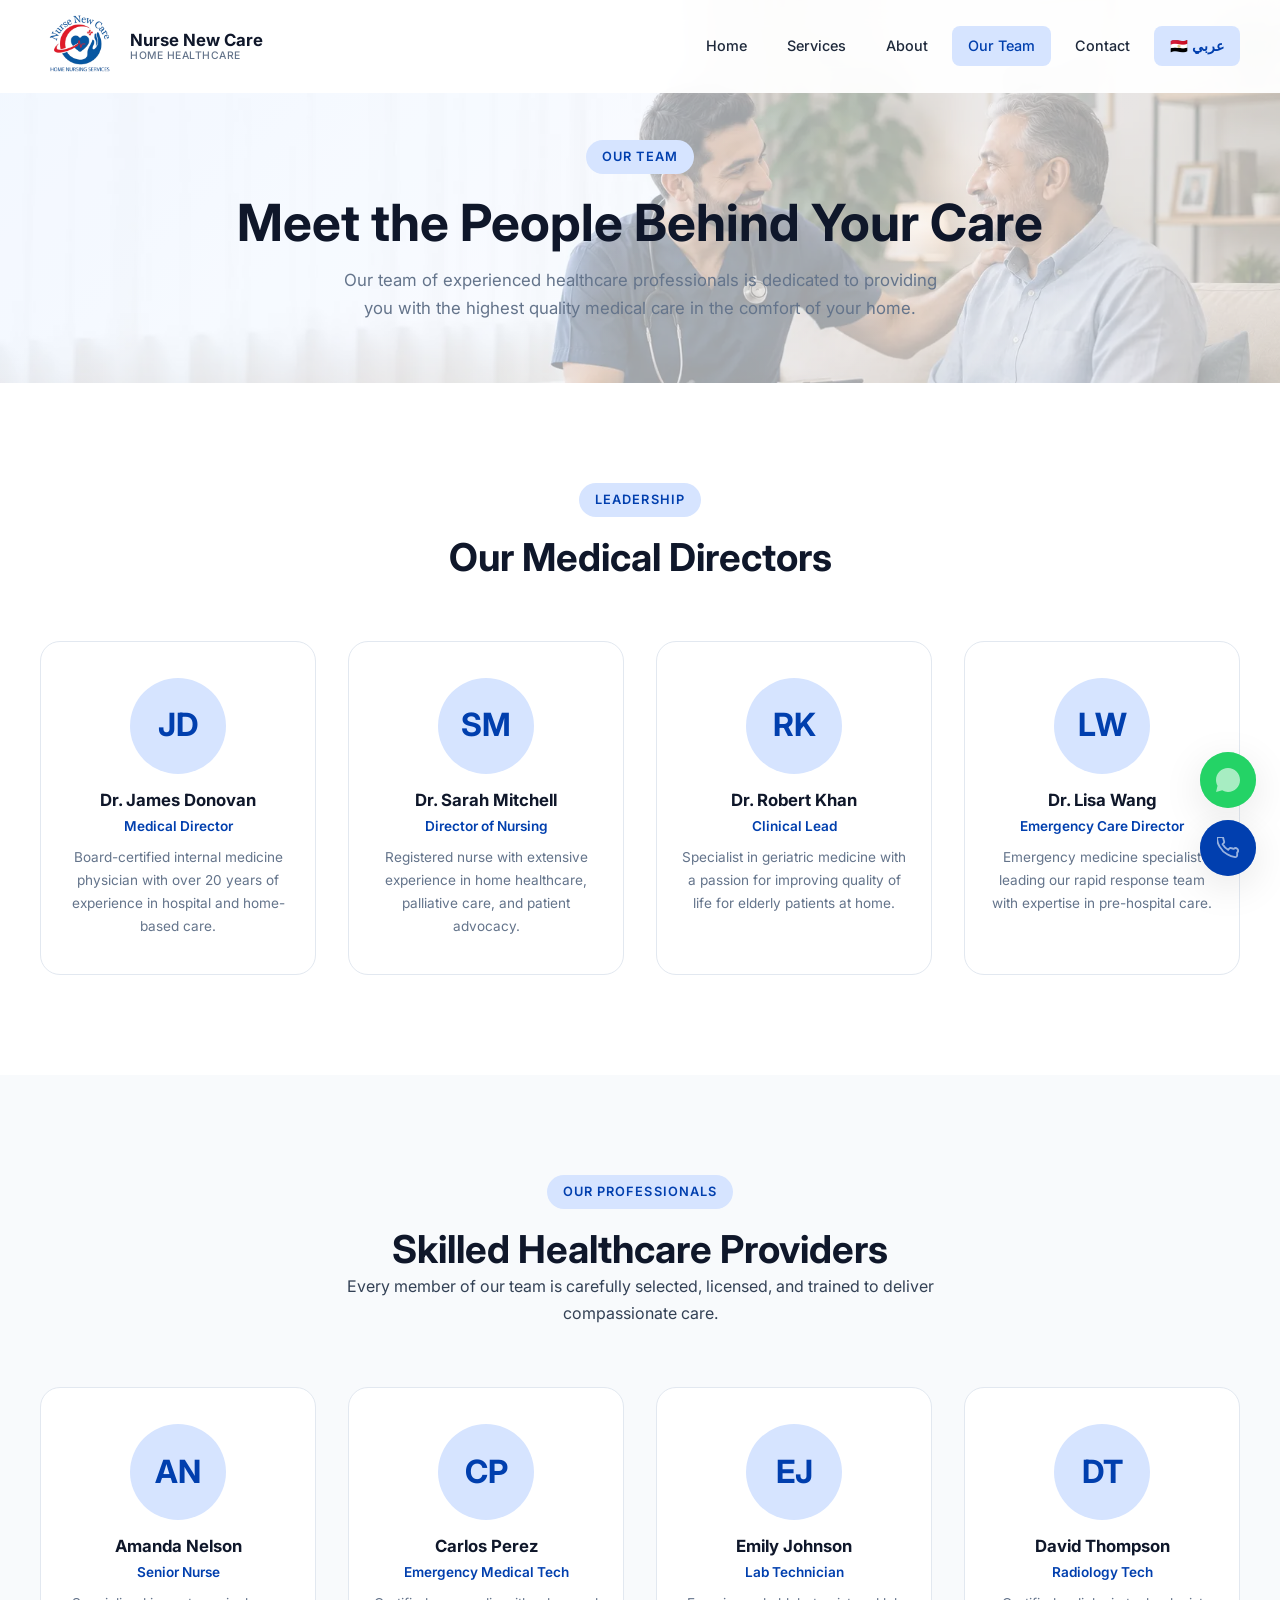
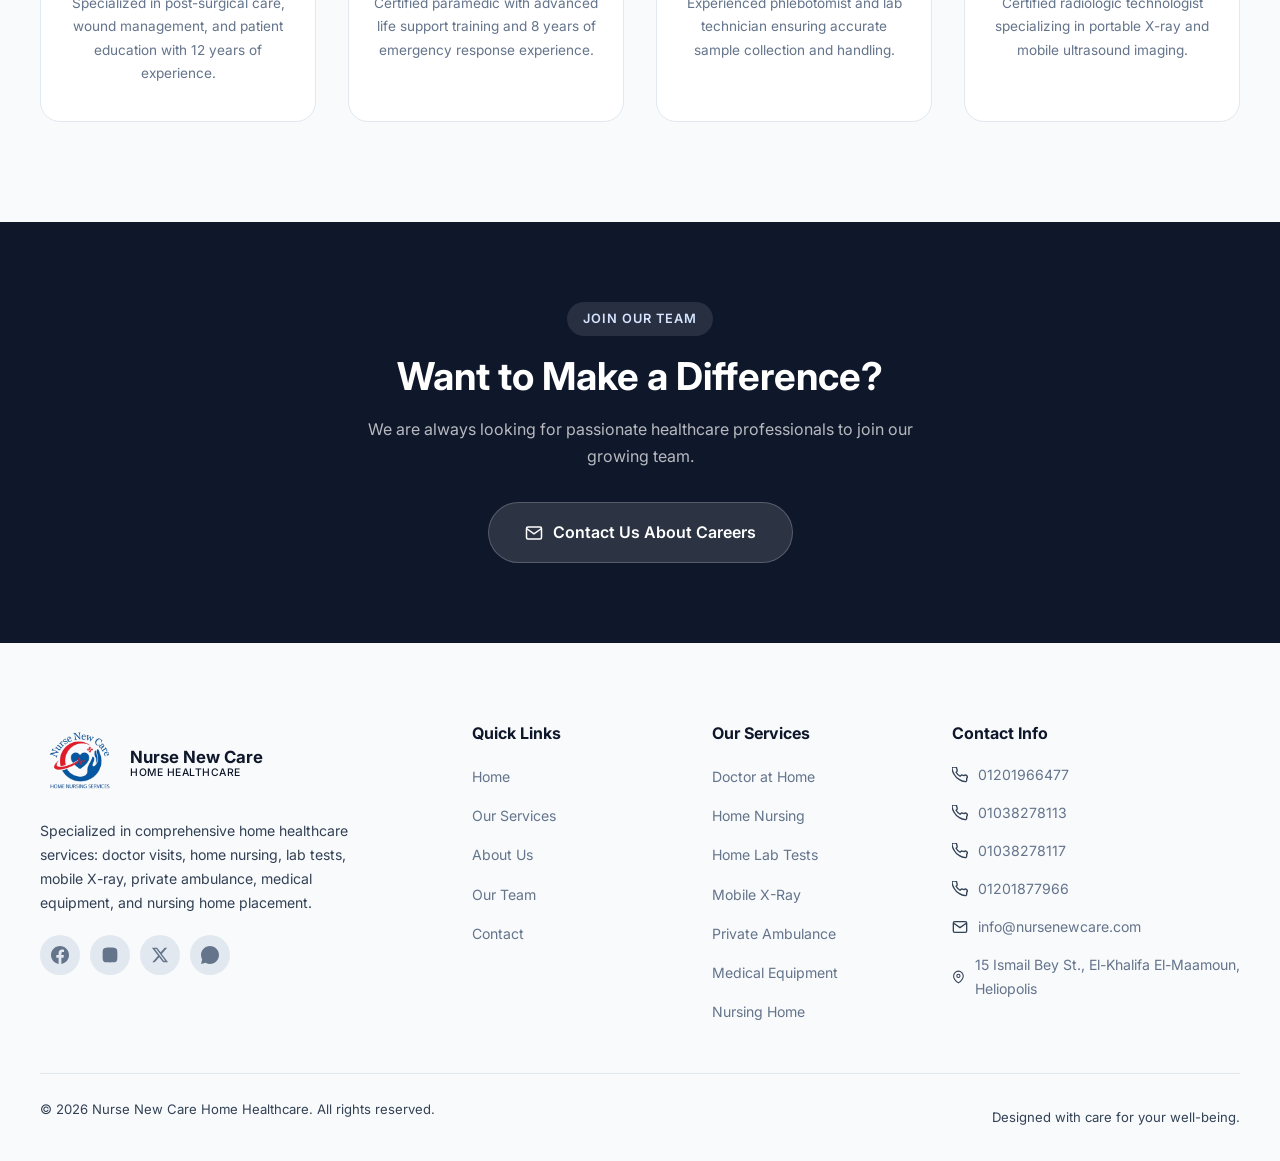
<file: en/team.html>
<!DOCTYPE html>
<html lang="en">
<head>
  <meta charset="UTF-8">
  <meta name="viewport" content="width=device-width, initial-scale=1.0">
  <link rel="icon" type="image/png" href="../images/logo.png">
  <title>Our Team - Nurse New Care</title>
  <meta name="description" content="Meet the dedicated healthcare professionals behind Nurse New Care — experienced doctors, nurses, and medical staff committed to your well-being.">
  <link rel="canonical" href="https://nursenewcare.com/en/team.html">
  <link rel="alternate" hreflang="en" href="https://nursenewcare.com/en/team.html">
  <link rel="alternate" hreflang="ar" href="https://nursenewcare.com/team.html">
  <link rel="alternate" hreflang="x-default" href="https://nursenewcare.com/team.html">
  <meta property="og:type" content="website">
  <meta property="og:title" content="Our Team - Nurse New Care">
  <meta property="og:description" content="Meet the dedicated healthcare professionals behind Nurse New Care — experienced doctors, nurses, and medical staff committed to your well-being.">
  <meta property="og:url" content="https://nursenewcare.com/en/team.html">
  <meta property="og:image" content="https://nursenewcare.com/images/og-image.jpg">
  <meta property="og:locale" content="en_US">
  <meta name="twitter:card" content="summary_large_image">
  <meta name="twitter:title" content="Our Team - Nurse New Care">
  <meta name="twitter:description" content="Meet the dedicated healthcare professionals behind Nurse New Care — experienced doctors, nurses, and medical staff committed to your well-being.">
  <script type="application/ld+json">
  {
    "@context": "https://schema.org",
    "@type": "MedicalBusiness",
    "name": "Nurse New Care",
    "description": "Dedicated healthcare professionals — experienced doctors, nurses, and medical staff committed to your well-being.",
    "url": "https://nursenewcare.com",
    "telephone": "+201201966477",
    "email": "info@nursenewcare.com",
    "address": {
      "@type": "PostalAddress",
      "streetAddress": "15 Ismail Bey St., El-Khalifa El-Maamoun, Heliopolis",
      "addressLocality": "Cairo",
      "addressCountry": "EG"
    },
    "areaServed": { "@type": "City", "name": "Cairo" },
    "priceRange": "$$"
  }
  </script>
  <link rel="preconnect" href="https://fonts.googleapis.com">
  <link rel="preconnect" href="https://fonts.gstatic.com" crossorigin>
  <link href="https://fonts.googleapis.com/css2?family=Inter:wght@400;500;600;700;800&display=swap" rel="stylesheet">
  <link rel="stylesheet" href="../css/style.css">
  <link rel="stylesheet" href="../css/responsive.css">
  <link rel="stylesheet" href="../css/animations.css">
</head>
<body>

  <header class="site-header" data-header>
    <div class="header-inner">
      <a class="brand" href="index.html" aria-label="Nurse New Care">
        <span class="brand-mark"><img src="../images/logo.png" alt="Nurse New Care"></span>
        <span class="brand-text">
          <strong>Nurse New Care</strong>
          <small>Home Healthcare</small>
        </span>
      </a>
      <button class="menu-toggle" type="button" data-menu-toggle aria-label="Open menu">
        <span></span>
        <span></span>
        <span></span>
      </button>
      <nav class="site-nav" data-nav>
        <a href="index.html">Home</a>
        <a href="services.html">Services</a>
        <a href="about.html">About</a>
        <a href="team.html">Our Team</a>
        <a href="contact.html">Contact</a>
        <a href="../team.html" style="display:inline-flex;align-items:center;gap:6px;font-weight:600;">🇪🇬 عربي</a>
      </nav>
    </div>
  </header>

  <main>
    <section class="page-header">
      <span class="eyebrow">Our Team</span>
      <h1>Meet the People Behind Your Care</h1>
      <p>Our team of experienced healthcare professionals is dedicated to providing you with the highest quality medical care in the comfort of your home.</p>
    </section>

    <section class="section">
      <div class="section-heading">
        <span class="eyebrow">Leadership</span>
        <h2>Our Medical Directors</h2>
      </div>
      <div class="team-grid">
        <div class="team-card">
          <div class="team-avatar">JD</div>
          <h3>Dr. James Donovan</h3>
          <p class="team-role">Medical Director</p>
          <p>Board-certified internal medicine physician with over 20 years of experience in hospital and home-based care.</p>
        </div>
        <div class="team-card">
          <div class="team-avatar">SM</div>
          <h3>Dr. Sarah Mitchell</h3>
          <p class="team-role">Director of Nursing</p>
          <p>Registered nurse with extensive experience in home healthcare, palliative care, and patient advocacy.</p>
        </div>
        <div class="team-card">
          <div class="team-avatar">RK</div>
          <h3>Dr. Robert Khan</h3>
          <p class="team-role">Clinical Lead</p>
          <p>Specialist in geriatric medicine with a passion for improving quality of life for elderly patients at home.</p>
        </div>
        <div class="team-card">
          <div class="team-avatar">LW</div>
          <h3>Dr. Lisa Wang</h3>
          <p class="team-role">Emergency Care Director</p>
          <p>Emergency medicine specialist leading our rapid response team with expertise in pre-hospital care.</p>
        </div>
      </div>
    </section>

    <section class="section bg-alt-section">
      <div class="section-heading">
        <span class="eyebrow">Our Professionals</span>
        <h2>Skilled Healthcare Providers</h2>
        <p>Every member of our team is carefully selected, licensed, and trained to deliver compassionate care.</p>
      </div>
      <div class="team-grid">
        <div class="team-card">
          <div class="team-avatar">AN</div>
          <h3>Amanda Nelson</h3>
          <p class="team-role">Senior Nurse</p>
          <p>Specialized in post-surgical care, wound management, and patient education with 12 years of experience.</p>
        </div>
        <div class="team-card">
          <div class="team-avatar">CP</div>
          <h3>Carlos Perez</h3>
          <p class="team-role">Emergency Medical Tech</p>
          <p>Certified paramedic with advanced life support training and 8 years of emergency response experience.</p>
        </div>
        <div class="team-card">
          <div class="team-avatar">EJ</div>
          <h3>Emily Johnson</h3>
          <p class="team-role">Lab Technician</p>
          <p>Experienced phlebotomist and lab technician ensuring accurate sample collection and handling.</p>
        </div>
        <div class="team-card">
          <div class="team-avatar">DT</div>
          <h3>David Thompson</h3>
          <p class="team-role">Radiology Tech</p>
          <p>Certified radiologic technologist specializing in portable X-ray and mobile ultrasound imaging.</p>
        </div>
      </div>
    </section>

    <section class="contact-band">
      <span class="eyebrow">Join Our Team</span>
      <h2>Want to Make a Difference?</h2>
      <p>We are always looking for passionate healthcare professionals to join our growing team.</p>
      <div class="contact-actions">
        <a class="contact-btn contact-btn--phone" href="contact.html">
          <svg width="18" height="18" viewBox="0 0 24 24" fill="none" stroke="currentColor" stroke-width="2"><path d="M4 4h16c1.1 0 2 .9 2 2v12c0 1.1-.9 2-2 2H4c-1.1 0-2-.9-2-2V6c0-1.1.9-2 2-2z"/><polyline points="22,6 12,13 2,6"/></svg>
          Contact Us About Careers
        </a>
      </div>
    </section>
  </main>

  <footer class="site-footer">
    <div class="footer-grid">
      <div class="footer-col">
        <a class="brand" href="index.html" aria-label="Nurse New Care">
          <span class="brand-mark"><img src="../images/logo.png" alt="Nurse New Care"></span>
          <span class="brand-text">
            <strong>Nurse New Care</strong>
            <small>Home Healthcare</small>
          </span>
        </a>
        <p class="footer-desc">Specialized in comprehensive home healthcare services: doctor visits, home nursing, lab tests, mobile X-ray, private ambulance, medical equipment, and nursing home placement.</p>
        <div class="footer-socials">
          <a class="social-btn" href="#" target="_blank" rel="noreferrer" aria-label="Facebook">
            <svg width="18" height="18" viewBox="0 0 24 24" fill="currentColor"><path d="M24 12.073c0-6.627-5.373-12-12-12s-12 5.373-12 12c0 5.99 4.388 10.954 10.125 11.854v-8.385H7.078v-3.47h3.047V9.43c0-3.007 1.792-4.669 4.533-4.669 1.312 0 2.686.235 2.686.235v2.953H15.83c-1.491 0-1.956.925-1.956 1.874v2.25h3.328l-.532 3.47h-2.796v8.385C19.612 23.027 24 18.062 24 12.073z"/></svg>
          </a>
          <a class="social-btn" href="#" target="_blank" rel="noreferrer" aria-label="Instagram">
            <svg width="18" height="18" viewBox="0 0 24 24" fill="currentColor"><path d="M12 2.163c3.204 0 3.584.012 4.85.07 3.252.148 4.771 1.691 4.919 4.919.058 1.265.069 1.645.069 4.849 0 3.205-.012 3.584-.069 4.849-.149 3.225-1.664 4.771-4.919 4.919-1.266.058-1.644.07-4.85.07-3.204 0-3.584-.012-4.849-.07-3.26-.149-4.771-1.699-4.919-4.92-.058-1.265-.07-1.644-.07-4.849 0-3.204.013-3.583.07-4.849.149-3.227 1.664-4.771 4.919-4.919 1.266-.057 1.645-.069 4.849-.069z"/></svg>
          </a>
          <a class="social-btn" href="#" target="_blank" rel="noreferrer" aria-label="Twitter">
            <svg width="18" height="18" viewBox="0 0 24 24" fill="currentColor"><path d="M18.244 2.25h3.308l-7.227 8.26 8.502 11.24H16.17l-5.214-6.817L4.99 21.75H1.68l7.73-8.835L1.254 2.25H8.08l4.713 6.231zm-1.161 17.52h1.833L7.084 4.126H5.117z"/></svg>
          </a>
          <a class="social-btn" href="#" target="_blank" rel="noreferrer" aria-label="WhatsApp">
            <svg width="18" height="18" viewBox="0 0 24 24" fill="currentColor"><path d="M17.472 14.382c-.297-.149-1.758-.867-2.03-.967-.273-.099-.471-.148-.67.15-.197.297-.767.966-.94 1.164-.173.199-.347.223-.644.075-.297-.15-1.255-.463-2.39-1.475-.883-.788-1.48-1.761-1.653-2.059-.173-.297-.018-.458.13-.606.134-.133.298-.347.446-.52.149-.174.198-.298.298-.497.099-.198.05-.371-.025-.52-.075-.149-.669-1.612-.916-2.207-.242-.579-.487-.5-.669-.51-.173-.008-.371-.01-.57-.01-.198 0-.52.074-.792.372-.272.297-1.04 1.016-1.04 2.479 0 1.462 1.065 2.875 1.213 3.074.149.198 2.096 3.2 5.077 4.487.709.306 1.262.489 1.694.625.712.227 1.36.195 1.871.118.571-.085 1.758-.719 2.006-1.413.248-.694.248-1.289.173-1.413-.074-.124-.272-.198-.57-.347zM12 0C5.373 0 0 5.373 0 12c0 2.127.558 4.122 1.532 5.857L.057 23.882l6.186-1.623A11.945 11.945 0 0012 24c6.627 0 12-5.373 12-12S18.627 0 12 0z"/></svg>
          </a>
        </div>
      </div>
      <div class="footer-col">
        <h4 class="footer-heading">Quick Links</h4>
        <ul class="footer-links">
          <li><a href="index.html">Home</a></li>
          <li><a href="services.html">Our Services</a></li>
          <li><a href="about.html">About Us</a></li>
          <li><a href="team.html">Our Team</a></li>
          <li><a href="contact.html">Contact</a></li>
        </ul>
      </div>
      <div class="footer-col">
        <h4 class="footer-heading">Our Services</h4>
        <ul class="footer-links">
          <li><a href="services.html">Doctor at Home</a></li>
          <li><a href="services.html">Home Nursing</a></li>
          <li><a href="services.html">Home Lab Tests</a></li>
          <li><a href="services.html">Mobile X-Ray</a></li>
          <li><a href="services.html">Private Ambulance</a></li>
          <li><a href="services.html">Medical Equipment</a></li>
          <li><a href="services.html">Nursing Home</a></li>
        </ul>
      </div>
      <div class="footer-col">
        <h4 class="footer-heading">Contact Info</h4>
        <ul class="footer-contact-list">
          <li>
            <svg width="16" height="16" viewBox="0 0 24 24" fill="none" stroke="currentColor" stroke-width="2"><path d="M22 16.92v3a2 2 0 01-2.18 2 19.79 19.79 0 01-8.63-3.07A19.5 19.5 0 013.07 10.8a19.79 19.79 0 01-3.07-8.67A2 2 0 012 0h3a2 2 0 012 1.72c.127.96.361 1.903.7 2.81a2 2 0 01-.45 2.11L6.09 7.91a16 16 0 006 6l1.27-1.27a2 2 0 012.11-.45c.907.339 1.85.573 2.81.7A2 2 0 0122 16.92z"/></svg>
            <a href="tel:+201201966477">01201966477</a>
          </li>
          <li>
            <svg width="16" height="16" viewBox="0 0 24 24" fill="none" stroke="currentColor" stroke-width="2"><path d="M22 16.92v3a2 2 0 01-2.18 2 19.79 19.79 0 01-8.63-3.07A19.5 19.5 0 013.07 10.8a19.79 19.79 0 01-3.07-8.67A2 2 0 012 0h3a2 2 0 012 1.72c.127.96.361 1.903.7 2.81a2 2 0 01-.45 2.11L6.09 7.91a16 16 0 006 6l1.27-1.27a2 2 0 012.11-.45c.907.339 1.85.573 2.81.7A2 2 0 0122 16.92z"/></svg>
            <a href="tel:+201038278113">01038278113</a>
          </li>
          <li>
            <svg width="16" height="16" viewBox="0 0 24 24" fill="none" stroke="currentColor" stroke-width="2"><path d="M22 16.92v3a2 2 0 01-2.18 2 19.79 19.79 0 01-8.63-3.07A19.5 19.5 0 013.07 10.8a19.79 19.79 0 01-3.07-8.67A2 2 0 012 0h3a2 2 0 012 1.72c.127.96.361 1.903.7 2.81a2 2 0 01-.45 2.11L6.09 7.91a16 16 0 006 6l1.27-1.27a2 2 0 012.11-.45c.907.339 1.85.573 2.81.7A2 2 0 0122 16.92z"/></svg>
            <a href="tel:+201038278117">01038278117</a>
          </li>
          <li>
            <svg width="16" height="16" viewBox="0 0 24 24" fill="none" stroke="currentColor" stroke-width="2"><path d="M22 16.92v3a2 2 0 01-2.18 2 19.79 19.79 0 01-8.63-3.07A19.5 19.5 0 013.07 10.8a19.79 19.79 0 01-3.07-8.67A2 2 0 012 0h3a2 2 0 012 1.72c.127.96.361 1.903.7 2.81a2 2 0 01-.45 2.11L6.09 7.91a16 16 0 006 6l1.27-1.27a2 2 0 012.11-.45c.907.339 1.85.573 2.81.7A2 2 0 0122 16.92z"/></svg>
            <a href="tel:+201201877966">01201877966</a>
          </li>
          <li>
            <svg width="16" height="16" viewBox="0 0 24 24" fill="none" stroke="currentColor" stroke-width="2"><path d="M4 4h16c1.1 0 2 .9 2 2v12c0 1.1-.9 2-2 2H4c-1.1 0-2-.9-2-2V6c0-1.1.9-2 2-2z"/><polyline points="22,6 12,13 2,6"/></svg>
            <a href="mailto:info@nursenewcare.com">info@nursenewcare.com</a>
          </li>
          <li>
            <svg width="16" height="16" viewBox="0 0 24 24" fill="none" stroke="currentColor" stroke-width="2"><path d="M21 10c0 7-9 13-9 13s-9-6-9-13a9 9 0 0118 0z"/><circle cx="12" cy="10" r="3"/></svg>
            <a href="https://www.google.com/maps/place/El-Khalifa+El-Maamoun,+Cairo+Governorate/@30.0865,31.2961,16z" target="_blank" rel="noreferrer">15 Ismail Bey St., El-Khalifa El-Maamoun, Heliopolis</a>
          </li>
        </ul>
      </div>
    </div>
    <div class="footer-bottom">
      <p>&copy; 2026 Nurse New Care Home Healthcare. All rights reserved.</p>
      <p>Designed with care for your well-being.</p>
    </div>
  </footer>

  <div class="float-contact" aria-label="Quick contact">
    <a class="float-btn float-btn--whatsapp" href="https://wa.me/201201966477" target="_blank" rel="noreferrer" aria-label="Chat on WhatsApp">
      <span class="float-pulse"></span>
      <svg width="24" height="24" viewBox="0 0 24 24" fill="currentColor"><path d="M17.472 14.382c-.297-.149-1.758-.867-2.03-.967-.273-.099-.471-.148-.67.15-.197.297-.767.966-.94 1.164-.173.199-.347.223-.644.075-.297-.15-1.255-.463-2.39-1.475-.883-.788-1.48-1.761-1.653-2.059-.173-.297-.018-.458.13-.606.134-.133.298-.347.446-.52.149-.174.198-.298.298-.497.099-.198.05-.371-.025-.52-.075-.149-.669-1.612-.916-2.207-.242-.579-.487-.5-.669-.51-.173-.008-.371-.01-.57-.01-.198 0-.52.074-.792.372-.272.297-1.04 1.016-1.04 2.479 0 1.462 1.065 2.875 1.213 3.074.149.198 2.096 3.2 5.077 4.487.709.306 1.262.489 1.694.625.712.227 1.36.195 1.871.118.571-.085 1.758-.719 2.006-1.413.248-.694.248-1.289.173-1.413-.074-.124-.272-.198-.57-.347zM12 0C5.373 0 0 5.373 0 12c0 2.127.558 4.122 1.532 5.857L.057 23.882l6.186-1.623A11.945 11.945 0 0012 24c6.627 0 12-5.373 12-12S18.627 0 12 0z"/></svg>
      <span class="float-label">WhatsApp</span>
    </a>
    <a class="float-btn float-btn--phone" href="tel:+201201966477" aria-label="Call us">
      <span class="float-ring"></span>
      <svg width="22" height="22" viewBox="0 0 24 24" fill="none" stroke="currentColor" stroke-width="2"><path d="M22 16.92v3a2 2 0 01-2.18 2 19.79 19.79 0 01-8.63-3.07A19.5 19.5 0 013.07 10.8a19.79 19.79 0 01-3.07-8.67A2 2 0 012 0h3a2 2 0 012 1.72c.127.96.361 1.903.7 2.81a2 2 0 01-.45 2.11L6.09 7.91a16 16 0 006 6l1.27-1.27a2 2 0 012.11-.45c.907.339 1.85.573 2.81.7A2 2 0 0122 16.92z"/></svg>
      <span class="float-label">Call Us</span>
    </a>
  </div>

  <script src="../js/main.js"></script>
</body>
</html>
</file>
<file: css/style.css>
*,
*::before,
*::after {
  margin: 0;
  padding: 0;
  box-sizing: border-box;
}

:root {
  --primary: #013FAE;
  --primary-dark: #002D7A;
  --primary-light: #D6E4FF;
  --primary-bg: #EBF3FF;
  --accent: #EF3969;
  --accent-dark: #C91E4E;
  --dark: #0F172A;
  --dark-2: #1E293B;
  --text: #334155;
  --text-light: #64748B;
  --border: #E2E8F0;
  --bg: #FFFFFF;
  --bg-alt: #F8FAFC;
  --bg-muted: #F1F5F9;
  --radius: 12px;
  --radius-lg: 20px;
  --shadow: 0 1px 3px rgba(0,0,0,0.06), 0 1px 2px rgba(0,0,0,0.04);
  --shadow-md: 0 4px 14px rgba(0,0,0,0.08);
  --shadow-lg: 0 10px 40px rgba(0,0,0,0.1);
  --font-body: 'Inter', -apple-system, BlinkMacSystemFont, 'Segoe UI', sans-serif;
  --font-heading: 'Inter', -apple-system, BlinkMacSystemFont, 'Segoe UI', sans-serif;
  --transition: 0.3s cubic-bezier(0.4, 0, 0.2, 1);
  --max-width: 1200px;
}

html {
  scroll-behavior: smooth;
  scroll-padding-top: 92px;
}

body {
  font-family: var(--font-body);
  color: var(--text);
  line-height: 1.7;
  background: var(--bg);
  -webkit-font-smoothing: antialiased;
  -moz-osx-font-smoothing: grayscale;
}

img {
  max-width: 100%;
  height: auto;
  display: block;
}

a {
  color: var(--primary);
  text-decoration: none;
  transition: color var(--transition);
}

a:hover {
  color: var(--primary-dark);
}

.container {
  width: 100%;
  max-width: var(--max-width);
  margin: 0 auto;
  padding: 0 24px;
}

.section {
  padding: 100px 24px;
}

.section-heading {
  text-align: center;
  max-width: 700px;
  margin: 0 auto 60px;
}

.eyebrow {
  display: inline-block;
  font-size: 0.8rem;
  font-weight: 600;
  letter-spacing: 0.08em;
  text-transform: uppercase;
  color: var(--primary);
  background: var(--primary-light);
  padding: 6px 16px;
  border-radius: 100px;
  margin-bottom: 16px;
}

h1, h2, h3, h4, h5, h6 {
  font-family: var(--font-heading);
  font-weight: 700;
  line-height: 1.25;
  color: var(--dark);
}

h1 { font-size: clamp(2rem, 5vw, 3.2rem); }
h2 { font-size: clamp(1.6rem, 3.5vw, 2.4rem); }
h3 { font-size: clamp(1.1rem, 2vw, 1.35rem); }

p { margin-bottom: 1rem; }
p:last-child { margin-bottom: 0; }

.btn {
  display: inline-flex;
  align-items: center;
  gap: 10px;
  padding: 14px 32px;
  border-radius: 100px;
  font-weight: 600;
  font-size: 0.95rem;
  border: none;
  cursor: pointer;
  transition: all var(--transition);
  font-family: inherit;
}

.btn-primary {
  background: var(--primary);
  color: #fff;
}

.btn-primary:hover {
  background: var(--primary-dark);
  color: #fff;
  transform: translateY(-2px);
  box-shadow: var(--shadow-md);
}

/* ===== HEADER ===== */
.site-header {
  position: fixed;
  top: 0;
  left: 0;
  right: 0;
  z-index: 1000;
  background: rgba(255,255,255,0.95);
  backdrop-filter: blur(12px);
  -webkit-backdrop-filter: blur(12px);
  border-bottom: 1px solid transparent;
  transition: all var(--transition);
  padding: 0 24px;
}

.site-header.scrolled {
  border-bottom-color: var(--border);
  box-shadow: var(--shadow);
}

.header-inner {
  display: flex;
  align-items: center;
  justify-content: space-between;
  height: 92px;
  max-width: var(--max-width);
  margin: 0 auto;
}

.brand {
  display: flex;
  align-items: center;
  gap: 10px;
  font-size: 1.25rem;
  font-weight: 800;
  color: var(--dark);
  text-decoration: none;
}

.brand-mark {
  display: inline-flex;
  align-items: center;
  justify-content: center;
  width: 80px;
  height: 80px;
  border-radius: 14px;
  overflow: hidden;
  flex-shrink: 0;
}

.brand-text {
  display: flex;
  flex-direction: column;
  line-height: 1.2;
}

.brand-text strong {
  font-size: 1.05rem;
}

.brand-text small {
  font-size: 0.65rem;
  color: var(--text-light);
  font-weight: 500;
  letter-spacing: 0.05em;
  text-transform: uppercase;
}

.brand-mark img {
  width: 100%;
  height: 100%;
  object-fit: contain;
}

.site-nav {
  display: flex;
  align-items: center;
  gap: 8px;
}

.site-nav a {
  padding: 8px 16px;
  border-radius: 8px;
  font-size: 0.9rem;
  font-weight: 500;
  color: var(--dark-2);
  transition: all var(--transition);
}

.site-nav a:hover {
  background: var(--bg-alt);
  color: var(--primary);
}

.site-nav a.active {
  color: var(--primary);
  background: var(--primary-light);
}

.menu-toggle {
  display: none;
  flex-direction: column;
  gap: 5px;
  background: none;
  border: none;
  cursor: pointer;
  padding: 8px;
  border-radius: 8px;
}

.menu-toggle span {
  display: block;
  width: 24px;
  height: 2px;
  background: var(--dark);
  border-radius: 2px;
  transition: all var(--transition);
}

.menu-toggle.active span:nth-child(1) {
  transform: rotate(45deg) translate(5px, 5px);
}

.menu-toggle.active span:nth-child(2) {
  opacity: 0;
}

.menu-toggle.active span:nth-child(3) {
  transform: rotate(-45deg) translate(5px, -5px);
}

/* ===== HERO ===== */
.hero {
  position: relative;
  min-height: 100vh;
  display: flex;
  align-items: center;
  padding: 120px 24px 80px;
  overflow: hidden;
  background: linear-gradient(135deg, var(--primary-bg) 0%, #fff 100%);
}

.hero::before {
  content: '';
  position: absolute;
  inset: 0;
  background: url('../images/HeroSection.webp') no-repeat center / cover;
  opacity: 0.35;
  pointer-events: none;
  z-index: 1;
}

.hero-content {
  position: relative;
  z-index: 2;
  max-width: 680px;
}

.hero-content .eyebrow {
  margin-bottom: 20px;
}

.hero-content h1 {
  margin-bottom: 20px;
}

.hero-copy {
  font-size: 1.1rem;
  color: var(--text-light);
  max-width: 560px;
  margin-bottom: 32px;
  line-height: 1.8;
}

.hero-actions {
  display: flex;
  flex-wrap: wrap;
  gap: 16px;
}

.btn-hero-primary {
  background: var(--primary);
  color: #fff;
  padding: 16px 36px;
  border-radius: 100px;
  font-weight: 600;
  font-size: 1rem;
  display: inline-flex;
  align-items: center;
  gap: 10px;
  transition: all var(--transition);
}

.btn-hero-primary:hover {
  background: var(--primary-dark);
  transform: translateY(-2px);
  box-shadow: 0 8px 30px rgba(1, 63, 174, 0.3);
  color: #fff;
}

.btn-hero-secondary {
  background: #fff;
  color: var(--dark);
  padding: 16px 36px;
  border-radius: 100px;
  font-weight: 600;
  font-size: 1rem;
  display: inline-flex;
  align-items: center;
  gap: 10px;
  border: 2px solid var(--border);
  transition: all var(--transition);
}

.btn-hero-secondary:hover {
  border-color: var(--primary);
  color: var(--primary);
  transform: translateY(-2px);
}

.hero-visual {
  position: absolute;
  right: -80px;
  top: 50%;
  transform: translateY(-50%);
  width: 55%;
  height: 70%;
  background: linear-gradient(135deg, var(--primary-light) 0%, var(--primary-bg) 100%);
  border-radius: 50% 0 0 50%;
  opacity: 0.4;
  pointer-events: none;
}

.hero-shapes {
  position: absolute;
  right: 5%;
  top: 20%;
  width: 500px;
  height: 500px;
  pointer-events: none;
}

.hero-shape {
  position: absolute;
  border-radius: 50%;
}

.hero-shape-1 {
  width: 200px;
  height: 200px;
  background: linear-gradient(135deg, rgba(1,63,174,0.15), rgba(1,63,174,0.05));
  top: 0;
  right: 0;
  animation: float 6s ease-in-out infinite;
}

.hero-shape-2 {
  width: 120px;
  height: 120px;
  background: linear-gradient(135deg, rgba(239,57,105,0.12), rgba(239,57,105,0.04));
  bottom: 20%;
  right: 30%;
  animation: float 8s ease-in-out infinite reverse;
}

.hero-shape-3 {
  width: 80px;
  height: 80px;
  background: linear-gradient(135deg, rgba(1,63,174,0.1), rgba(1,63,174,0.03));
  top: 40%;
  right: 15%;
  animation: float 7s ease-in-out infinite 2s;
}

.hero-stats {
  display: flex;
  gap: 48px;
  margin-top: 48px;
  padding-top: 32px;
  border-top: 1px solid var(--border);
}

.hero-stat strong {
  display: block;
  font-size: 1.8rem;
  font-weight: 800;
  color: var(--primary);
  line-height: 1.2;
}

.hero-stat span {
  font-size: 0.85rem;
  color: var(--text-light);
}

/* ===== TRUST STRIP ===== */
.trust-strip {
  display: grid;
  grid-template-columns: repeat(4, 1fr);
  gap: 1px;
  background: var(--border);
  border-radius: var(--radius-lg);
  overflow: hidden;
  max-width: var(--max-width);
  margin: -50px auto 0;
  position: relative;
  z-index: 3;
  box-shadow: var(--shadow-lg);
}

.trust-item {
  background: #fff;
  padding: 32px 24px;
  text-align: center;
  display: flex;
  flex-direction: column;
  align-items: center;
  gap: 8px;
}

.trust-icon {
  width: 52px;
  height: 52px;
  display: flex;
  align-items: center;
  justify-content: center;
  background: var(--primary-light);
  color: var(--primary);
  border-radius: 14px;
  margin-bottom: 4px;
}

.trust-item strong {
  font-size: 1.15rem;
  font-weight: 700;
  color: var(--dark);
}

.trust-item span:last-child {
  font-size: 0.85rem;
  color: var(--text-light);
}

/* ===== SERVICES ===== */
.services-grid {
  display: grid;
  grid-template-columns: repeat(3, 1fr);
  gap: 24px;
  max-width: var(--max-width);
  margin: 0 auto;
}

.service-card {
  background: #fff;
  border: 1px solid var(--border);
  border-radius: var(--radius-lg);
  padding: 36px 28px;
  text-decoration: none;
  color: inherit;
  transition: all var(--transition);
  display: flex;
  flex-direction: column;
  gap: 12px;
  position: relative;
  overflow: hidden;
}

.service-card::before {
  content: '';
  position: absolute;
  top: 0;
  left: 0;
  right: 0;
  height: 4px;
  background: var(--primary);
  transform: scaleX(0);
  transform-origin: left;
  transition: transform var(--transition);
}

.service-card:hover {
  transform: translateY(-6px);
  box-shadow: var(--shadow-lg);
  border-color: var(--primary-light);
}

.service-card:hover::before {
  transform: scaleX(1);
}

.service-card .icon {
  width: 56px;
  height: 56px;
  display: flex;
  align-items: center;
  justify-content: center;
  background: var(--primary-light);
  color: var(--primary);
  border-radius: 16px;
  margin-bottom: 8px;
}

.service-card h3 {
  font-size: 1.2rem;
  font-weight: 700;
}

.service-card p {
  font-size: 0.9rem;
  color: var(--text-light);
  flex: 1;
  line-height: 1.7;
}

.service-link {
  font-size: 0.85rem;
  font-weight: 600;
  color: var(--primary);
  display: inline-flex;
  align-items: center;
  gap: 6px;
  margin-top: 8px;
}

/* ===== ABOUT / VALUES ===== */
.split-layout {
  display: grid;
  grid-template-columns: 1fr 1fr;
  gap: 64px;
  max-width: var(--max-width);
  margin: 0 auto;
  align-items: start;
}

.about-intro h2 {
  margin-bottom: 20px;
}

.about-intro p {
  color: var(--text-light);
  font-size: 1.05rem;
}

.about-actions {
  display: flex;
  flex-wrap: wrap;
  gap: 12px;
  margin-top: 28px;
}

.about-action {
  padding: 12px 24px;
  border-radius: 100px;
  font-weight: 600;
  font-size: 0.9rem;
  display: inline-flex;
  align-items: center;
  gap: 8px;
  transition: all var(--transition);
}

.about-action--primary {
  background: var(--primary);
  color: #fff;
}

.about-action--primary:hover {
  background: var(--primary-dark);
  color: #fff;
}

.about-action--outline {
  border: 2px solid var(--border);
  color: var(--dark);
}

.about-action--outline:hover {
  border-color: var(--primary);
  color: var(--primary);
}

.value-list {
  display: flex;
  flex-direction: column;
  gap: 24px;
}

.value-item {
  display: flex;
  gap: 20px;
  padding: 20px 24px;
  background: var(--bg-alt);
  border-radius: var(--radius);
  transition: all var(--transition);
}

.value-item:hover {
  background: var(--primary-light);
}

.value-number {
  font-size: 0.75rem;
  font-weight: 700;
  color: var(--primary);
  background: #fff;
  padding: 4px 10px;
  border-radius: 100px;
  height: fit-content;
  white-space: nowrap;
  margin-top: 2px;
}

.value-item strong {
  display: block;
  font-size: 1rem;
  font-weight: 700;
  color: var(--dark);
  margin-bottom: 4px;
}

.value-item span:last-child {
  font-size: 0.88rem;
  color: var(--text-light);
  line-height: 1.6;
}

/* ===== TESTIMONIALS ===== */
.bg-alt-section {
  background: var(--bg-alt);
}

.testimonials-slider {
  position: relative;
  display: flex;
  align-items: center;
  gap: 16px;
  max-width: var(--max-width);
  margin: 0 auto;
}

.testimonials-viewport {
  overflow: hidden;
  flex: 1;
  border-radius: var(--radius);
}

.testimonials-track {
  display: flex;
  gap: 24px;
  transition: transform 0.4s ease;
}

.testimonial-card {
  min-width: 0;
  padding: 8px;
  flex-shrink: 0;
}

.testimonial-inner {
  height: 100%;
  background: #fff;
  border: 1px solid var(--border);
  border-radius: var(--radius-lg);
  padding: 40px 36px;
  display: flex;
  flex-direction: column;
  gap: 16px;
}

.testimonial-stars {
  color: var(--accent);
  font-size: 1.1rem;
  letter-spacing: 2px;
}

.testimonial-text {
  flex: 1;
  font-size: 1rem;
  color: var(--text);
  line-height: 1.8;
  font-style: italic;
}

.testimonial-author {
  display: flex;
  align-items: center;
  gap: 14px;
}

.testimonial-avatar {
  width: 48px;
  height: 48px;
  border-radius: 50%;
  background: var(--primary-light);
  color: var(--primary);
  display: flex;
  align-items: center;
  justify-content: center;
  font-weight: 700;
  font-size: 1.1rem;
  flex-shrink: 0;
}

.testimonial-author strong {
  font-size: 0.95rem;
  color: var(--dark);
}

.testimonial-author span {
  display: block;
  font-size: 0.82rem;
  color: var(--text-light);
}

.t-nav {
  display: flex;
  align-items: center;
  justify-content: center;
  width: 48px;
  height: 48px;
  border-radius: 50%;
  border: 1px solid var(--border);
  background: #fff;
  cursor: pointer;
  color: var(--text);
  flex-shrink: 0;
  z-index: 2;
  transition: background 0.2s, color 0.2s;
}

.t-nav:hover:not(:disabled) {
  background: var(--primary);
  color: #fff;
  border-color: var(--primary);
}

.t-nav:disabled {
  opacity: 0.35;
  cursor: default;
}

.testimonials-dots {
  display: flex;
  justify-content: center;
  gap: 10px;
  margin-top: 32px;
}

.testimonials-dots button {
  width: 10px;
  height: 10px;
  border-radius: 50%;
  border: none;
  background: var(--border);
  cursor: pointer;
  padding: 0;
  transition: background 0.3s;
}

.testimonials-dots button.active {
  background: var(--primary);
}

/* ===== PROCESS / BOOKING ===== */
.process-booking {
  background: var(--bg);
}

.booking-layout {
  display: grid;
  grid-template-columns: 1fr 1fr;
  gap: 64px;
  max-width: var(--max-width);
  margin: 0 auto;
  align-items: start;
}

.steps {
  display: flex;
  flex-direction: column;
  gap: 28px;
  margin-top: 36px;
}

.step {
  display: flex;
  gap: 20px;
  align-items: flex-start;
}

.step-number {
  width: 44px;
  height: 44px;
  border-radius: 12px;
  background: var(--primary-light);
  color: var(--primary);
  display: flex;
  align-items: center;
  justify-content: center;
  font-weight: 800;
  font-size: 1.1rem;
  flex-shrink: 0;
}

.step h3 {
  font-size: 1.05rem;
  margin-bottom: 4px;
}

.step p {
  font-size: 0.9rem;
  color: var(--text-light);
}

.booking-form-wrap {
  background: #fff;
  border: 1px solid var(--border);
  border-radius: var(--radius-lg);
  padding: 40px;
  box-shadow: var(--shadow-md);
}

.booking-form-header {
  margin-bottom: 28px;
}

.booking-form-header h3 {
  margin-bottom: 8px;
}

.booking-form-header p {
  color: var(--text-light);
  font-size: 0.9rem;
}

.form-group {
  margin-bottom: 16px;
}

.form-group label {
  display: block;
  font-size: 0.85rem;
  font-weight: 600;
  color: var(--dark);
  margin-bottom: 6px;
}

.form-group input,
.form-group select,
.form-group textarea {
  width: 100%;
  padding: 14px 18px;
  border: 1.5px solid var(--border);
  border-radius: var(--radius);
  font-size: 0.95rem;
  font-family: inherit;
  background: var(--bg);
  transition: border-color var(--transition), box-shadow var(--transition);
  color: var(--dark);
}

.form-group input:focus,
.form-group select:focus,
.form-group textarea:focus {
  outline: none;
  border-color: var(--primary);
  box-shadow: 0 0 0 3px rgba(1, 63, 174, 0.1);
}

.form-group textarea {
  resize: vertical;
  min-height: 100px;
}

.form-row {
  display: grid;
  grid-template-columns: 1fr 1fr;
  gap: 16px;
}

.form-footer {
  display: flex;
  flex-direction: column;
  gap: 12px;
  margin-top: 8px;
}

.form-footer .btn {
  width: 100%;
  justify-content: center;
}

.form-note {
  font-size: 0.8rem;
  color: var(--text-light);
  text-align: center;
}

/* ===== CONTACT BAND ===== */
.contact-band {
  background: var(--dark);
  color: #fff;
  text-align: center;
  padding: 80px 24px;
}

.contact-band .eyebrow {
  background: rgba(255,255,255,0.1);
  color: var(--primary-light);
}

.contact-band h2 {
  color: #fff;
  margin-bottom: 16px;
}

.contact-band p {
  color: rgba(255,255,255,0.7);
  max-width: 560px;
  margin: 0 auto 32px;
}

.contact-actions {
  display: flex;
  flex-wrap: wrap;
  justify-content: center;
  gap: 16px;
}

.contact-btn {
  padding: 16px 36px;
  border-radius: 100px;
  font-weight: 600;
  font-size: 1rem;
  display: inline-flex;
  align-items: center;
  gap: 10px;
  transition: all var(--transition);
}

.contact-btn--whatsapp {
  background: #25D366;
  color: #fff;
}

.contact-btn--whatsapp:hover {
  background: #1DA851;
  color: #fff;
  transform: translateY(-2px);
}

.contact-btn--phone {
  background: rgba(255,255,255,0.12);
  color: #fff;
  border: 1.5px solid rgba(255,255,255,0.2);
}

.contact-btn--phone:hover {
  background: rgba(255,255,255,0.2);
  color: #fff;
  transform: translateY(-2px);
}

.contact-btn--phones {
  flex-wrap: wrap;
  justify-content: center;
  row-gap: 4px;
  text-align: center;
  max-width: 560px;
}

/* ===== FOOTER ===== */
.site-footer {
  background: var(--bg-alt);
  color: var(--text);
  padding: 80px 24px 0;
}

.footer-grid {
  display: grid;
  grid-template-columns: 2fr 1fr 1fr 1.5fr;
  gap: 48px;
  max-width: var(--max-width);
  margin: 0 auto;
  padding-bottom: 48px;
  border-bottom: 1px solid var(--border);
}

.footer-col .brand {
  margin-bottom: 16px;
}

.footer-col .brand .brand-text strong,
.footer-col .brand .brand-text small {
  color: var(--dark);
}

.footer-desc {
  font-size: 0.88rem;
  line-height: 1.7;
  margin-bottom: 20px;
  max-width: 320px;
}

.footer-socials {
  display: flex;
  gap: 10px;
}

.social-btn {
  width: 40px;
  height: 40px;
  border-radius: 50%;
  background: var(--border);
  display: flex;
  align-items: center;
  justify-content: center;
  color: var(--text-light);
  transition: all var(--transition);
}

.social-btn:hover {
  background: var(--primary);
  color: #fff;
  transform: translateY(-2px);
}

.footer-heading {
  color: var(--dark);
  font-size: 1rem;
  font-weight: 700;
  margin-bottom: 20px;
}

.footer-links {
  list-style: none;
  display: flex;
  flex-direction: column;
  gap: 12px;
}

.footer-links a {
  color: var(--text-light);
  font-size: 0.88rem;
  transition: all var(--transition);
  display: inline-flex;
  align-items: center;
  gap: 6px;
}

.footer-links a:hover {
  color: var(--primary);
  transform: translateX(4px);
}

.footer-contact-list {
  list-style: none;
  display: flex;
  flex-direction: column;
  gap: 14px;
}

.footer-contact-list li {
  display: flex;
  align-items: center;
  gap: 10px;
  font-size: 0.88rem;
}

.footer-contact-list a {
  color: var(--text-light);
}

.footer-contact-list a:hover {
  color: var(--primary);
}

.footer-map {
  width: 100%;
  height: 160px;
  border-radius: var(--radius);
  overflow: hidden;
  border: 1px solid var(--border);
}

.footer-map iframe {
  width: 100%;
  height: 100%;
  border: none;
}

.footer-bottom {
  max-width: var(--max-width);
  margin: 0 auto;
  padding: 24px 0;
  display: flex;
  align-items: center;
  justify-content: space-between;
  flex-wrap: wrap;
  gap: 12px;
  font-size: 0.82rem;
}

.footer-bottom a {
  color: var(--text-light);
}

.footer-bottom a:hover {
  color: var(--primary);
}

/* ===== FLOATING CONTACT ===== */
.float-contact {
  position: fixed;
  bottom: 24px;
  right: 24px;
  z-index: 999;
  display: flex;
  flex-direction: column;
  gap: 12px;
}

.float-btn {
  width: 56px;
  height: 56px;
  border-radius: 50%;
  display: flex;
  align-items: center;
  justify-content: center;
  box-shadow: var(--shadow-lg);
  transition: all var(--transition);
  position: relative;
  color: #fff;
}

.float-btn--whatsapp {
  background: #25D366;
}

.float-btn--whatsapp:hover {
  background: #1DA851;
  transform: scale(1.1);
  color: #fff;
}

.float-btn--phone {
  background: var(--primary);
}

.float-btn--phone:hover {
  background: var(--primary-dark);
  transform: scale(1.1);
  color: #fff;
}

.float-label {
  position: absolute;
  right: calc(100% + 12px);
  top: 50%;
  transform: translateY(-50%);
  background: var(--dark);
  color: #fff;
  padding: 6px 14px;
  border-radius: 6px;
  font-size: 0.8rem;
  font-weight: 500;
  white-space: nowrap;
  opacity: 0;
  pointer-events: none;
  transition: opacity var(--transition);
}

.float-btn:hover .float-label {
  opacity: 1;
}

.float-pulse,
.float-ring {
  position: absolute;
  top: 0;
  left: 0;
  right: 0;
  bottom: 0;
  border-radius: 50%;
  animation: pulse 2s infinite;
}

.float-pulse {
  background: #25D366;
  opacity: 0.4;
}

.float-ring {
  background: var(--primary);
  opacity: 0.4;
  animation-delay: 0.5s;
}

/* ===== PAGE HEADER (inner pages) ===== */
.page-header {
  position: relative;
  z-index: 0;
  padding: 140px 24px 60px;
  background: linear-gradient(135deg, var(--primary-bg) 0%, #fff 100%);
  text-align: center;
}

.page-header::before {
  content: '';
  position: absolute;
  inset: 0;
  background: url('../images/HeroSectionServices.webp') no-repeat center 15% / cover;
  opacity: 0.35;
  pointer-events: none;
  z-index: -1;
}

.page-header h1 {
  margin-bottom: 12px;
}

.page-header p {
  color: var(--text-light);
  max-width: 600px;
  margin: 0 auto;
  font-size: 1.05rem;
}

/* ===== ABOUT PAGE ===== */
.about-mission {
  display: grid;
  grid-template-columns: 1fr 1fr;
  gap: 64px;
  max-width: var(--max-width);
  margin: 0 auto;
  align-items: center;
}

.about-mission-visual {
  background: var(--primary-light);
  border-radius: var(--radius-lg);
  padding: 40px;
  display: flex;
  align-items: center;
  justify-content: center;
  min-height: 300px;
}

.stats-grid {
  display: grid;
  grid-template-columns: repeat(4, 1fr);
  gap: 24px;
  max-width: var(--max-width);
  margin: 0 auto;
}

.stat-card {
  text-align: center;
  padding: 32px 16px;
  background: #fff;
  border: 1px solid var(--border);
  border-radius: var(--radius);
}

.stat-card strong {
  display: block;
  font-size: 2rem;
  font-weight: 800;
  color: var(--primary);
  margin-bottom: 4px;
}

.stat-card span {
  font-size: 0.88rem;
  color: var(--text-light);
}

/* ===== TEAM PAGE ===== */
.team-grid {
  display: grid;
  grid-template-columns: repeat(4, 1fr);
  gap: 32px;
  max-width: var(--max-width);
  margin: 0 auto;
}

.team-card {
  text-align: center;
  background: #fff;
  border: 1px solid var(--border);
  border-radius: var(--radius-lg);
  padding: 36px 20px;
  transition: all var(--transition);
}

.team-card:hover {
  transform: translateY(-6px);
  box-shadow: var(--shadow-lg);
}

.team-avatar {
  width: 96px;
  height: 96px;
  border-radius: 50%;
  background: var(--primary-light);
  color: var(--primary);
  display: flex;
  align-items: center;
  justify-content: center;
  font-size: 2rem;
  font-weight: 700;
  margin: 0 auto 16px;
}

.team-card h3 {
  font-size: 1.05rem;
  margin-bottom: 4px;
}

.team-card .team-role {
  font-size: 0.85rem;
  color: var(--primary);
  font-weight: 600;
  margin-bottom: 8px;
}

.team-card p {
  font-size: 0.85rem;
  color: var(--text-light);
}

/* ===== CONTACT PAGE ===== */
.contact-grid {
  display: grid;
  grid-template-columns: 1fr 1fr;
  gap: 64px;
  max-width: var(--max-width);
  margin: 0 auto;
}

.contact-info-list {
  display: flex;
  flex-direction: column;
  gap: 24px;
  margin-top: 32px;
}

.contact-info-item {
  display: flex;
  gap: 16px;
  align-items: flex-start;
}

.contact-info-icon {
  width: 48px;
  height: 48px;
  border-radius: 14px;
  background: var(--primary-light);
  color: var(--primary);
  display: flex;
  align-items: center;
  justify-content: center;
  flex-shrink: 0;
}

.contact-info-item h3 {
  font-size: 1rem;
  margin-bottom: 2px;
}

.contact-info-item p,
.contact-info-item a {
  font-size: 0.9rem;
  color: var(--text-light);
}

/* ===== SERVICES PAGE ===== */
.services-page-grid {
  display: grid;
  grid-template-columns: repeat(2, 1fr);
  gap: 32px;
  max-width: var(--max-width);
  margin: 0 auto;
}

.service-page-card {
  display: flex;
  flex-direction: column;
  gap: 12px;
  background: #fff;
  border: 1px solid var(--border);
  border-radius: var(--radius-lg);
  padding: 32px;
  transition: all var(--transition);
}

.service-page-card:hover {
  border-color: var(--primary-light);
  box-shadow: var(--shadow-md);
  transform: translateY(-4px);
}

.service-card-img {
  width: 100%;
  height: auto;
  aspect-ratio: 16 / 9;
  object-fit: cover;
  border-radius: var(--radius);
  display: block;
}

/* ===== VISITS TYPES ===== */
.visits-types-grid {
  display: grid;
  grid-template-columns: repeat(3, 1fr);
  gap: 24px;
  max-width: var(--max-width);
  margin: 0 auto;
}

.visit-type-card {
  background: #fff;
  border: 1px solid var(--border);
  border-radius: var(--radius-lg);
  padding: 32px 28px;
  text-decoration: none;
  color: inherit;
  transition: all var(--transition);
  display: flex;
  flex-direction: column;
  gap: 12px;
  position: relative;
  overflow: hidden;
}

.visit-type-card::before {
  content: '';
  position: absolute;
  top: 0;
  left: 0;
  right: 0;
  height: 4px;
  background: var(--primary);
  transform: scaleX(0);
  transform-origin: left;
  transition: transform var(--transition);
}

.visit-type-card:hover {
  transform: translateY(-6px);
  box-shadow: var(--shadow-lg);
  border-color: var(--primary-light);
}

.visit-type-card:hover::before {
  transform: scaleX(1);
}

.visit-type-card .icon {
  width: 56px;
  height: 56px;
  display: flex;
  align-items: center;
  justify-content: center;
  background: var(--primary-light);
  color: var(--primary);
  border-radius: 16px;
  margin-bottom: 8px;
}

.visit-type-card h3 {
  font-size: 1.1rem;
  font-weight: 700;
}

.visit-type-card p {
  font-size: 0.9rem;
  color: var(--text-light);
  flex: 1;
  line-height: 1.7;
}

/* ===== TOAST ===== */
.toast {
  position: fixed;
  bottom: 100px;
  right: 24px;
  z-index: 9999;
  background: var(--dark);
  color: #fff;
  padding: 16px 24px;
  border-radius: var(--radius);
  font-size: 0.9rem;
  font-weight: 500;
  box-shadow: var(--shadow-lg);
  opacity: 0;
  transform: translateY(20px);
  transition: all var(--transition);
  pointer-events: none;
}

.toast.show {
  opacity: 1;
  transform: translateY(0);
  pointer-events: auto;
}

.toast.success {
  border-left: 4px solid #10B981;
}

.toast.error {
  border-left: 4px solid #EF4444;
}

/* ===== FAQ ===== */
.faq-list {
  max-width: 820px;
  margin: 0 auto;
  display: flex;
  flex-direction: column;
  gap: 14px;
}

.faq-item {
  background: var(--bg);
  border: 1px solid var(--border);
  border-radius: var(--radius);
  padding: 4px 24px;
  box-shadow: var(--shadow);
  transition: box-shadow var(--transition), border-color var(--transition);
}

.faq-item[open] {
  border-color: var(--primary-light);
  box-shadow: var(--shadow-md);
}

.faq-item summary {
  display: flex;
  align-items: center;
  justify-content: space-between;
  gap: 16px;
  cursor: pointer;
  list-style: none;
  padding: 18px 0;
  font-weight: 700;
  color: var(--dark);
  font-size: 1.02rem;
  line-height: 1.5;
}

.faq-item summary::-webkit-details-marker {
  display: none;
}

.faq-item summary::after {
  content: "+";
  flex-shrink: 0;
  display: inline-flex;
  align-items: center;
  justify-content: center;
  width: 28px;
  height: 28px;
  border-radius: 50%;
  background: var(--primary-light);
  color: var(--primary);
  font-size: 1.2rem;
  font-weight: 600;
  line-height: 1;
  transition: transform var(--transition), background var(--transition), color var(--transition);
}

.faq-item[open] summary::after {
  transform: rotate(45deg);
  background: var(--primary);
  color: #fff;
}

.faq-item p {
  padding: 0 0 18px;
  color: var(--text-light);
  font-size: 0.95rem;
  line-height: 1.8;
  margin: 0;
}
</file>
<file: css/responsive.css>
/* ===== 1200px ===== */
@media (max-width: 1200px) {
  .services-grid {
    grid-template-columns: repeat(2, 1fr);
  }

  .visits-types-grid {
    grid-template-columns: repeat(2, 1fr);
  }

  .hero-visual {
    width: 45%;
  }

  .hero-shapes {
    width: 350px;
    height: 350px;
  }
}

/* ===== 1024px ===== */
@media (max-width: 1024px) {
  .footer-grid {
    grid-template-columns: repeat(2, 1fr);
    gap: 40px;
  }

  .stats-grid {
    grid-template-columns: repeat(2, 1fr);
  }

  .team-grid {
    grid-template-columns: repeat(2, 1fr);
  }
}

/* ===== 900px ===== */
@media (max-width: 900px) {
  .split-layout {
    grid-template-columns: 1fr;
    gap: 40px;
  }

  .booking-layout {
    grid-template-columns: 1fr;
    gap: 40px;
  }

  .about-mission {
    grid-template-columns: 1fr;
    gap: 40px;
  }

  .contact-grid {
    grid-template-columns: 1fr;
    gap: 40px;
  }

  .hero-stats {
    gap: 24px;
  }

  .hero-stat strong {
    font-size: 1.4rem;
  }

  .services-page-grid {
    grid-template-columns: 1fr;
  }
}

/* ===== 768px ===== */
@media (max-width: 768px) {
  .section {
    padding: 60px 20px;
  }

  .section-heading {
    margin-bottom: 40px;
  }

  .menu-toggle {
    display: flex;
  }

  .site-nav {
    position: fixed;
    top: 92px;
    left: 0;
    right: 0;
    background: #fff;
    flex-direction: column;
    padding: 20px 24px;
    border-bottom: 1px solid var(--border);
    box-shadow: var(--shadow-md);
    transform: translateY(-100%);
    opacity: 0;
    pointer-events: none;
    transition: all var(--transition);
    gap: 4px;
  }

  .site-nav.open {
    transform: translateY(0);
    opacity: 1;
    pointer-events: auto;
  }

  .site-nav a {
    width: 100%;
    padding: 12px 16px;
    font-size: 1rem;
  }

  .hero {
    padding: 100px 20px 60px;
    min-height: auto;
  }

  .hero-content {
    max-width: 100%;
    text-align: center;
  }

  .hero-copy {
    max-width: 100%;
  }

  .hero-actions {
    justify-content: center;
  }

  .hero-visual {
    display: none;
  }

  .hero-shapes {
    display: none;
  }

  .hero-stats {
    justify-content: center;
    gap: 32px;
    margin-top: 36px;
    padding-top: 24px;
    flex-wrap: wrap;
  }

  .trust-strip {
    grid-template-columns: repeat(2, 1fr);
    margin: -30px 16px 0;
    border-radius: var(--radius);
  }

  .trust-item {
    padding: 24px 16px;
  }

  .services-grid {
    grid-template-columns: 1fr;
    gap: 16px;
  }

  .visits-types-grid {
    grid-template-columns: 1fr;
    gap: 16px;
  }

  .service-card {
    padding: 28px 24px;
  }

  .process-guide .section-heading {
    text-align: center;
  }

  .booking-form-wrap {
    padding: 28px 24px;
  }

  .form-row {
    grid-template-columns: 1fr;
  }

  .t-nav {
    display: none;
  }

  .testimonials-dots {
    margin-top: 24px;
  }

  .testimonial-inner {
    padding: 28px 24px;
  }

  .footer-grid {
    grid-template-columns: 1fr;
    gap: 36px;
  }

  .footer-bottom {
    flex-direction: column;
    text-align: center;
  }

  .page-header {
    padding: 110px 20px 40px;
  }

  .team-grid {
    grid-template-columns: repeat(2, 1fr);
    gap: 16px;
  }

  .stats-grid {
    grid-template-columns: repeat(2, 1fr);
    gap: 16px;
  }

  .stat-card {
    padding: 24px 12px;
  }

  .stat-card strong {
    font-size: 1.5rem;
  }
}

/* ===== 480px ===== */
@media (max-width: 480px) {
  .hero-content h1 {
    font-size: 1.6rem;
  }

  .hero-copy {
    font-size: 0.95rem;
  }

  .hero-actions {
    flex-direction: column;
    align-items: center;
  }

  .btn-hero-primary,
  .btn-hero-secondary {
    width: 100%;
    justify-content: center;
    padding: 14px 24px;
  }

  .hero-stats {
    gap: 20px;
  }

  .hero-stat strong {
    font-size: 1.2rem;
  }

  .trust-strip {
    grid-template-columns: 1fr;
  }

  .trust-item {
    flex-direction: row;
    text-align: left;
    padding: 16px 20px;
    gap: 16px;
  }

  .trust-icon {
    margin-bottom: 0;
    flex-shrink: 0;
  }

  .contact-actions {
    flex-direction: column;
    align-items: center;
  }

  .contact-btn {
    width: 100%;
    justify-content: center;
  }

  .team-grid {
    grid-template-columns: 1fr;
  }

  .stats-grid {
    grid-template-columns: 1fr;
  }

  .value-item {
    flex-direction: column;
    gap: 12px;
  }

  .value-number {
    align-self: flex-start;
  }

  .float-contact {
    bottom: 16px;
    right: 16px;
  }

  .float-btn {
    width: 48px;
    height: 48px;
  }

  .site-nav a {
    font-size: 0.95rem;
  }
}
</file>
<file: css/animations.css>
@keyframes float {
  0%, 100% {
    transform: translateY(0) scale(1);
  }
  50% {
    transform: translateY(-20px) scale(1.02);
  }
}

@keyframes pulse {
  0% {
    transform: scale(1);
    opacity: 0.4;
  }
  50% {
    transform: scale(1.4);
    opacity: 0;
  }
  100% {
    transform: scale(1);
    opacity: 0;
  }
}

@keyframes fadeInUp {
  from {
    opacity: 0;
    transform: translateY(30px);
  }
  to {
    opacity: 1;
    transform: translateY(0);
  }
}

@keyframes fadeIn {
  from { opacity: 0; }
  to { opacity: 1; }
}

@keyframes slideInLeft {
  from {
    opacity: 0;
    transform: translateX(-30px);
  }
  to {
    opacity: 1;
    transform: translateX(0);
  }
}

@keyframes slideInRight {
  from {
    opacity: 0;
    transform: translateX(30px);
  }
  to {
    opacity: 1;
    transform: translateX(0);
  }
}

@keyframes countUp {
  from { opacity: 0; transform: translateY(10px); }
  to { opacity: 1; transform: translateY(0); }
}

.anim-fade-in {
  animation: fadeIn 0.6s ease forwards;
}

.anim-fade-up {
  animation: fadeInUp 0.6s ease forwards;
}

.anim-slide-left {
  animation: slideInLeft 0.6s ease forwards;
}

.anim-slide-right {
  animation: slideInRight 0.6s ease forwards;
}

.service-card {
  opacity: 0;
  animation: fadeInUp 0.6s ease forwards;
}

.service-card:nth-child(1) { animation-delay: 0.05s; }
.service-card:nth-child(2) { animation-delay: 0.1s; }
.service-card:nth-child(3) { animation-delay: 0.15s; }
.service-card:nth-child(4) { animation-delay: 0.2s; }
.service-card:nth-child(5) { animation-delay: 0.25s; }
.service-card:nth-child(6) { animation-delay: 0.3s; }

.value-item {
  opacity: 0;
  animation: slideInLeft 0.5s ease forwards;
}

.step {
  opacity: 0;
  animation: slideInRight 0.5s ease forwards;
}

@media (prefers-reduced-motion: reduce) {
  *,
  *::before,
  *::after {
    animation-duration: 0.01ms !important;
    animation-iteration-count: 1 !important;
    transition-duration: 0.01ms !important;
  }
}
</file>
<file: css/rtl.css>
/* ===== RTL OVERRIDES ===== */
[dir="rtl"] body {
  font-family: 'Tajawal', sans-serif;
}

[dir="rtl"] {
  text-align: right;
}

[dir="rtl"] .site-nav {
  text-align: right;
}

[dir="rtl"] .hero-content {
  text-align: right;
}

[dir="rtl"] .hero-copy {
  margin-left: 0;
  margin-right: 0;
}

[dir="rtl"] .hero-visual {
  right: auto;
  left: -80px;
  border-radius: 0 50% 50% 0;
}

[dir="rtl"] .hero-shapes {
  right: auto;
  left: 5%;
}

[dir="rtl"] .hero-shape-1 {
  right: auto;
  left: 0;
}

[dir="rtl"] .hero-shape-2 {
  right: auto;
  left: 30%;
}

[dir="rtl"] .hero-shape-3 {
  right: auto;
  left: 15%;
}

[dir="rtl"] .hero-stats {
  text-align: right;
}

[dir="rtl"] .service-card::before {
  transform-origin: right;
}

[dir="rtl"] .service-card:hover::before {
  transform-origin: right;
}

[dir="rtl"] .service-link {
  direction: ltr;
  display: inline-flex;
  align-items: center;
}

[dir="rtl"] .value-item {
  text-align: right;
}

[dir="rtl"] .value-number {
  align-self: flex-start;
}

[dir="rtl"] .step {
  text-align: right;
}

[dir="rtl"] .booking-form-wrap {
  text-align: right;
}

[dir="rtl"] .form-group input,
[dir="rtl"] .form-group select,
[dir="rtl"] .form-group textarea {
  text-align: right;
}

[dir="rtl"] .form-group input[type="tel"] {
  direction: ltr;
  text-align: left;
}

[dir="rtl"] .testimonial-card {
  text-align: right;
}

[dir="rtl"] .testimonial-author {
  text-align: right;
}

[dir="rtl"] .t-nav--prev svg {
  transform: rotate(180deg);
}

[dir="rtl"] .t-nav--next svg {
  transform: rotate(180deg);
}

[dir="rtl"] .contact-band {
  text-align: center;
}

[dir="rtl"] .contact-band p {
  margin-left: auto;
  margin-right: auto;
}

[dir="rtl"] .site-footer {
  text-align: right;
}

[dir="rtl"] .footer-desc {
  margin-left: 0;
  margin-right: 0;
}

[dir="rtl"] .footer-links a {
  padding-right: 0;
  padding-left: 0;
}

[dir="rtl"] .footer-links a:hover {
  transform: translateX(-4px);
}

[dir="rtl"] .footer-contact-list li {
  text-align: right;
}

[dir="rtl"] .footer-bottom {
  text-align: center;
}

[dir="rtl"] .section-heading {
  text-align: center;
}

/* Float buttons move to left in RTL */
[dir="rtl"] .float-contact {
  right: auto;
  left: 24px;
}

[dir="rtl"] .float-label {
  right: auto;
  left: calc(100% + 12px);
}

/* Toast notification in RTL */
[dir="rtl"] .toast {
  right: auto;
  left: 24px;
  border-left: none;
  border-right: 4px solid #10B981;
}

[dir="rtl"] .toast.error {
  border-right-color: #EF4444;
}

/* Page header */
[dir="rtl"] .page-header {
  text-align: center;
}

/* About mission */
[dir="rtl"] .about-mission {
  text-align: right;
}

/* Contact page */
[dir="rtl"] .contact-info-item {
  text-align: right;
}

[dir="rtl"] .contact-grid {
  text-align: right;
}

/* Booking form header */
[dir="rtl"] .booking-form-header {
  text-align: right;
}

/* Process guide heading */
[dir="rtl"] .process-guide .section-heading {
  text-align: right !important;
  margin-left: 0 !important;
  margin-right: 0 !important;
}

/* Stats cards */
[dir="rtl"] .stat-card {
  text-align: center;
}

/* Team cards */
[dir="rtl"] .team-card {
  text-align: center;
}

[dir="rtl"] .testimonial-stars {
  direction: ltr;
  text-align: left;
}

[dir="rtl"] .form-group select {
  background-position: left 12px center;
}

[dir="rtl"] .btn svg {
  margin-left: 0;
  margin-right: 0;
}

/* Hero stats border */
[dir="rtl"] .hero-stats {
  border-top: 1px solid var(--border);
}

/* Service page card */
[dir="rtl"] .service-page-card {
  text-align: right;
}

[dir="rtl"] .service-page-card ul li {
  text-align: right;
}

/* Visits types */
[dir="rtl"] .visit-type-card {
  text-align: right;
}

[dir="rtl"] .visit-type-card::before {
  transform-origin: right;
}

[dir="rtl"] .visit-type-card:hover::before {
  transform-origin: right;
}

/* Trust strip icons alignment on mobile */
@media (max-width: 480px) {
  [dir="rtl"] .trust-item {
    text-align: right;
  }
}

/* FAQ */
[dir="rtl"] .faq-item summary {
  text-align: right;
}
</file>
